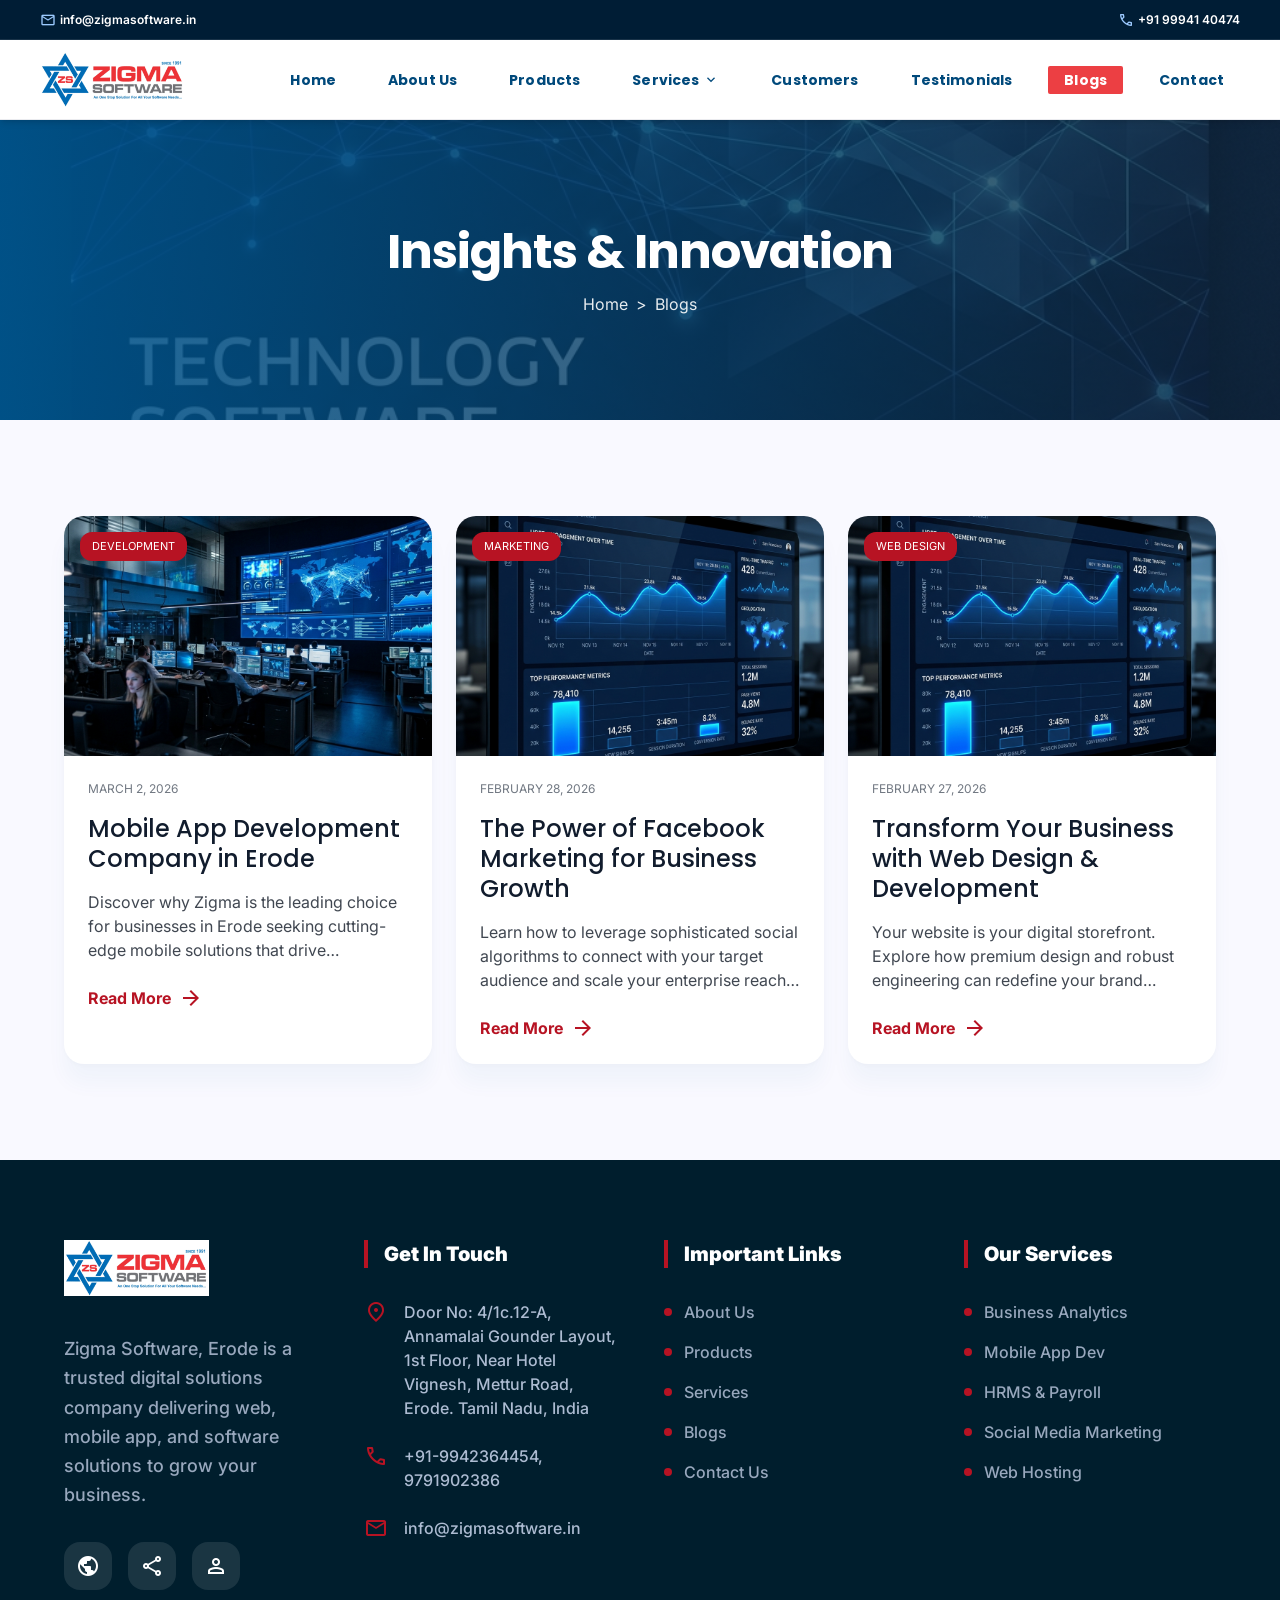
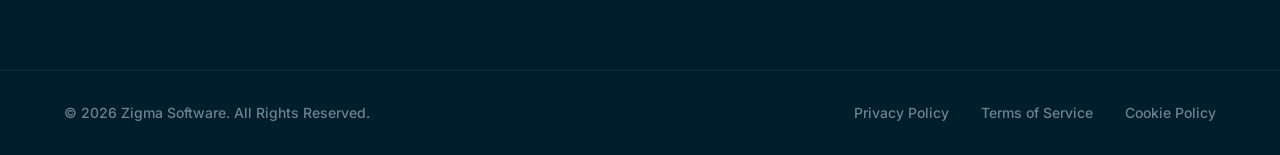
<file: blog.html>
<!DOCTYPE html>

<html class="light" lang="en"><head>
<meta charset="utf-8"/>
<meta content="width=device-width, initial-scale=1.0" name="viewport"/>
<title>Blogs | Zigma Software</title>
<!-- Fonts -->
<link href="https://fonts.googleapis.com" rel="preconnect"/>
<link crossorigin="" href="https://fonts.gstatic.com" rel="preconnect"/>
<link href="https://fonts.googleapis.com/css2?family=Inter:wght@400;500;600;700&amp;family=Poppins:wght@500;600;700;800&amp;display=swap" rel="stylesheet"/>
<!-- Icons -->
<link href="https://fonts.googleapis.com/css2?family=Material+Symbols+Outlined:wght,FILL@100..700,0..1&amp;display=swap" rel="stylesheet"/>
<!-- Tailwind -->
<script src="assets/js/tailwind.js"></script>
<link rel="stylesheet" href="assets/css/style.css">
<script id="tailwind-config">
      tailwind.config = {
        darkMode: "class",
        theme: {
          extend: {
            "colors": {
              "on-primary-fixed": "#001d35",
              "primary-fixed": "#d0e4ff",
              "tertiary-fixed-dim": "#e9c349",
              "on-tertiary-fixed": "#241a00",
              "tertiary": "#735c00",
              "surface-container-highest": "#d8e3fb",
              "on-error": "#ffffff",
              "on-error-container": "#93000a",
              "surface-dim": "#cfdaf2",
              "outline-variant": "#c0c7d2",
              "on-secondary-fixed": "#410005",
              "inverse-surface": "#263143",
              "secondary-container": "#db3238",
              "on-background": "#111c2d",
              "on-surface-variant": "#404751",
              "surface-container-high": "#dee8ff",
              "secondary": "#b71323",
              "surface-container-low": "#f0f3ff",
              "surface-bright": "#f9f9ff",
              "inverse-on-surface": "#ecf1ff",
              "tertiary-fixed": "#ffe088",
              "secondary-fixed-dim": "#ffb3ae",
              "surface-container-lowest": "#ffffff",
              "on-primary-container": "#e6f0ff",
              "on-primary": "#ffffff",
              "background": "#f9f9ff",
              "surface-variant": "#d8e3fb",
              "on-tertiary-container": "#4e3d00",
              "on-surface": "#111c2d",
              "error": "#ba1a1a",
              "on-secondary": "#ffffff",
              "surface-tint": "#0062a1",
              "secondary-fixed": "#ffdad7",
              "on-primary-fixed-variant": "#00497b",
              "primary-fixed-dim": "#9ccaff",
              "primary-container": "#0670b7",
              "outline": "#717882",
              "primary": "#005791",
              "tertiary-container": "#cca72f",
              "error-container": "#ffdad6",
              "surface-container": "#e7eeff",
              "on-tertiary-fixed-variant": "#574500",
              "on-tertiary": "#ffffff",
              "inverse-primary": "#9ccaff",
              "surface": "#f9f9ff",
              "on-secondary-fixed-variant": "#930016",
              "on-secondary-container": "#fffbff"
            },
            "borderRadius": {
              "DEFAULT": "0.125rem",
              "lg": "0.25rem",
              "xl": "0.5rem",
              "full": "0.75rem",
              "card": "20px",
              "20px": "20px"
            },
            "spacing": {

              "gutter": "24px",

              "margin-desktop": "64px",

              "margin-mobile": "16px",

              "base": "8px",

              "container-max": "1280px",

              "container-margin-desktop": "40px",

              "container-margin-mobile": "16px",

              "xs": "4px",

              "sm": "12px",

              "md": "16px",

              "lg": "24px",

              "xl": "32px"

            },
            "fontFamily": {
              "poppins": ["Poppins", "sans-serif"],
              "headline-md": ["Poppins", "sans-serif"],
              "label-md": ["Inter", "sans-serif"],
              "title-lg": ["Poppins", "sans-serif"],
              "body-md": ["Inter", "sans-serif"],
              "headline-lg": ["Poppins", "sans-serif"],
              "label-sm": ["Inter", "sans-serif"],
              "display-lg": ["Poppins", "sans-serif"],
              "body-lg": ["Inter", "sans-serif"],
              "h2": ["Poppins", "sans-serif"],
              "h1-mobile": ["Poppins", "sans-serif"],
              "label-caps": ["Inter", "sans-serif"],
              "h3": ["Poppins", "sans-serif"],
              "h1": ["Poppins", "sans-serif"]
            },
            "fontSize": {
              "headline-md": ["24px", { "lineHeight": "32px", "fontWeight": "600" }],
              "label-md": ["14px", { "lineHeight": "20px", "letterSpacing": "0.01em", "fontWeight": "500" }],
              "title-lg": ["20px", { "lineHeight": "28px", "fontWeight": "600" }],
              "body-md": ["16px", { "lineHeight": "24px", "fontWeight": "400" }],
              "headline-lg": ["32px", { "lineHeight": "40px", "letterSpacing": "-0.01em", "fontWeight": "700" }],
              "label-sm": ["12px", { "lineHeight": "16px", "fontWeight": "600" }],
              "display-lg": ["48px", { "lineHeight": "56px", "letterSpacing": "-0.02em", "fontWeight": "700" }],
              "body-lg": ["18px", { "lineHeight": "28px", "fontWeight": "400" }],
              "h2": ["36px", { "lineHeight": "1.3", "fontWeight": "600" }],
              "h1-mobile": ["32px", { "lineHeight": "1.2", "fontWeight": "600" }],
              "label-caps": ["12px", { "lineHeight": "1", "letterSpacing": "0.05em", "fontWeight": "700" }],
              "h3": ["24px", { "lineHeight": "1.4", "fontWeight": "500" }],
              "h1": ["48px", { "lineHeight": "1.2", "letterSpacing": "-0.02em", "fontWeight": "600" }]
            }
          }
        }
      }
    </script>
<style>
        .material-symbols-outlined {
            font-variation-settings: 'FILL' 0, 'wght' 400, 'GRAD' 0, 'opsz' 24;
        }
        .hover-lift {
            transition: transform 0.3s cubic-bezier(0.34, 1.56, 0.64, 1), box-shadow 0.3s ease;
        }
        .hover-lift:hover {
            transform: translateY(-8px);
            box-shadow: 0 20px 40px rgba(0, 98, 161, 0.12);
        }
        .premium-shadow {
            box-shadow: 0 2px 4px rgba(0, 0, 0, 0.02), 0 20px 20px rgba(0, 98, 161, 0.04);
        }
    </style>
<style>
    body {
      min-height: max(884px, 100dvh);
    }
  </style>
  </head>
<body class="bg-background text-on-surface selection:bg-primary-container selection:text-on-primary-container">
<!-- Top Contact Bar -->
<div class="hidden md:flex bg-[#001D35] text-white h-10 px-container-margin-desktop items-center justify-between text-label-sm font-label-sm relative z-50 border-b border-white/10">
<div class="flex items-center gap-md">
<span class="flex items-center gap-xs"><span class="material-symbols-outlined text-[16px] text-primary-fixed-dim">mail</span> info@zigmasoftware.in</span>
</div>
<div class="flex items-center gap-md">
<span class="flex items-center gap-xs"><span class="material-symbols-outlined text-[16px] text-primary-fixed-dim">call</span> +91 99941 40474</span>
</div>
</div>
<!-- Navigation Header -->
<nav class="sticky top-0 w-full z-50 bg-white shadow-md border-b border-gray-200/80 h-20 flex items-center" id="main-nav">
<div class="max-w-[1280px] mx-auto w-full px-container-margin-desktop flex items-center justify-between h-full">
<a href="index.html" class="flex items-center gap-base cursor-pointer shrink-0">
<img src="assets/images/logo.png" alt="Zigma Software Logo" class="h-14 w-auto object-contain">
</a>
<div class="hidden lg:flex nav-links items-center gap-md xl:gap-xl font-poppins text-label-md h-full">
<a class="text-[#00497b] hover:text-[#EC3F43] transition-all duration-200 px-md py-xs rounded font-bold bg-transparent whitespace-nowrap" href="index.html">Home</a>
<a class="text-[#00497b] hover:text-[#EC3F43] transition-all duration-200 px-md py-xs rounded font-bold bg-transparent whitespace-nowrap" href="about.html">About Us</a>
<a class="text-[#00497b] hover:text-[#EC3F43] transition-all duration-200 px-md py-xs rounded font-bold bg-transparent whitespace-nowrap" href="products.html">Products</a>
<!-- Services Dropdown container -->
<div class="relative group h-full flex items-center">
  <button class="text-[#00497b] hover:text-[#EC3F43] transition-all duration-200 px-md py-xs rounded font-bold bg-transparent flex items-center gap-xs focus:outline-none whitespace-nowrap">
    <span>Services</span>
    <span class="material-symbols-outlined text-[16px] transition-transform duration-200 group-hover:rotate-180 font-bold">expand_more</span>
  </button>
  <!-- Dropdown Menu -->
  <div class="absolute top-full left-0 w-64 rounded-md shadow-lg bg-white ring-1 ring-black ring-opacity-5 opacity-0 invisible group-hover:opacity-100 group-hover:visible transition-all duration-200 z-50 py-1 text-left">
    <a href="web-development.html" class="block px-4 py-2.5 text-sm text-gray-700 hover:bg-gray-100 hover:text-primary whitespace-nowrap" role="menuitem">Web Design & Development</a>
    <a href="mobile-development.html" class="block px-4 py-2.5 text-sm text-gray-700 hover:bg-gray-100 hover:text-primary whitespace-nowrap" role="menuitem">Mobile App Development</a>
    <a href="seo-services.html" class="block px-4 py-2.5 text-sm text-gray-700 hover:bg-gray-100 hover:text-primary whitespace-nowrap" role="menuitem">SEO Services</a>
    <a href="social-marketing.html" class="block px-4 py-2.5 text-sm text-gray-700 hover:bg-gray-100 hover:text-primary whitespace-nowrap" role="menuitem">Social Media Marketing</a>
    <a href="software-support.html" class="block px-4 py-2.5 text-sm text-gray-700 hover:bg-gray-100 hover:text-primary whitespace-nowrap" role="menuitem">Software Support</a>
  </div>
</div>
<a class="text-[#00497b] hover:text-[#EC3F43] transition-all duration-200 px-md py-xs rounded font-bold bg-transparent whitespace-nowrap" href="customer.html">Customers</a>
<a class="text-[#00497b] hover:text-[#EC3F43] transition-all duration-200 px-md py-xs rounded font-bold bg-transparent whitespace-nowrap" href="testimonials.html">Testimonials</a>
<a class="text-[#00497b] hover:text-[#EC3F43] transition-all duration-200 px-md py-xs rounded font-bold bg-transparent whitespace-nowrap" href="blog.html">Blogs</a>
<a href="contact.html" class="text-[#00497b] hover:text-[#EC3F43] transition-all duration-200 px-md py-xs rounded font-bold bg-transparent whitespace-nowrap">Contact</a>
</div>
<button class="lg:hidden text-[#00497b]" id="mobile-menu-toggle">
<span class="material-symbols-outlined">menu</span>
</button>
</div>
</nav>

<!-- Mobile Menu (Overlay) -->
<div class="fixed inset-0 z-[100] bg-[#001D35]/95 hidden lg:hidden flex flex-col items-center justify-center gap-lg text-white text-title-lg font-bold" id="mobile-menu">
<button class="absolute top-6 right-6 text-white" id="mobile-menu-close">
<span class="material-symbols-outlined text-[32px]">close</span>
</button>
<a class="hover:text-secondary transition-colors" href="index.html">Home</a>
<a class="hover:text-secondary transition-colors" href="about.html">About Us</a>
<a class="hover:text-secondary transition-colors" href="products.html">Products</a>
<div class="flex flex-col items-center gap-sm">
  <span class="text-white/60 text-sm uppercase tracking-wider">Services</span>
  <a class="text-white hover:text-secondary text-base transition-colors" href="web-development.html">Web Design & Development</a>
  <a class="text-white hover:text-secondary text-base transition-colors" href="mobile-development.html">Mobile App Development</a>
  <a class="text-white hover:text-secondary text-base transition-colors" href="seo-services.html">SEO Services</a>
      <a class="text-white hover:text-secondary text-base transition-colors" href="social-marketing.html">Social Media Marketing</a>
  <a class="text-white hover:text-secondary text-base transition-colors" href="software-support.html">Software Support</a>
</div>
<a class="hover:text-secondary transition-colors" href="customer.html">Customers</a>
<a class="hover:text-secondary transition-colors" href="testimonials.html">Testimonials</a>
<a class="hover:text-secondary transition-colors" href="blog.html">Blogs</a>
<a href="contact.html" class="bg-[#EC3F43] text-white px-xl py-md rounded-full font-semibold hover:brightness-110 transition-all mt-md">Contact</a>
</div>
<main class="bg-surface">
<!-- Hero Banner -->
<section class="relative h-[300px] flex flex-col items-center justify-center text-center overflow-hidden">
<div class="absolute inset-0 z-0">
<img class="w-full h-full object-cover" src="assets/images/tech_banner_bg.png" alt="Blogs Hero">
<div class="absolute inset-0 bg-gradient-to-r from-[#005791]/90 to-[#111c2d]/70"></div>
</div>
<div class="relative z-10 text-white">
<h1 class="font-display-lg text-display-lg mb-sm text-shadow-sm">Insights &amp; Innovation</h1>
<p class="font-label-md opacity-90"><a href="index.html" class="hover:underline">Home</a> <span class="mx-xs">&gt;</span> Blogs</p>
</div>
</section>
<!-- 4. Blog Grid -->
<section class="py-24 px-margin-desktop max-w-container-max mx-auto">
<div class="grid grid-cols-1 md:grid-cols-2 lg:grid-cols-3 gap-gutter">
<!-- Blog Card 1 -->
<article class="bg-white rounded-[20px] overflow-hidden premium-shadow hover-lift group">
<div class="relative h-[240px] overflow-hidden">
<img alt="Mobile App Development" class="w-full h-full object-cover transition-transform duration-700 group-hover:scale-110" data-alt="A sophisticated mobile app development scene with a modern smartphone displaying a sleek, high-fidelity corporate user interface. Professional software developers work in a brightly lit, minimalist office environment with soft blue and white tones. The lighting is crisp and modern, reflecting a premium enterprise software company aesthetic with clean lines and premium technology." src="assets/images/hero_command_center.png"/>
<div class="absolute top-4 left-4 bg-secondary text-white font-label-caps text-[11px] px-3 py-1.5 rounded-full">DEVELOPMENT</div>
</div>
<div class="p-6 flex flex-col gap-4">
<span class="font-label-caps text-[12px] text-outline">MARCH 2, 2026</span>
<h3 class="font-h3 text-h3 text-on-surface leading-tight group-hover:text-primary transition-colors">Mobile App Development Company in Erode</h3>
<p class="font-body-md text-body-md text-on-surface-variant line-clamp-3">Discover why Zigma is the leading choice for businesses in Erode seeking cutting-edge mobile solutions that drive engagement and ROI.</p>
<a class="inline-flex items-center gap-2 text-secondary font-bold font-body-md mt-2 group/link" href="#">
                            Read More 
                            <span class="material-symbols-outlined transition-transform group-hover/link:translate-x-1">arrow_forward</span>
</a>
</div>
</article>
<!-- Blog Card 2 -->
<article class="bg-white rounded-[20px] overflow-hidden premium-shadow hover-lift group">
<div class="relative h-[240px] overflow-hidden">
<img alt="Facebook Marketing" class="w-full h-full object-cover transition-transform duration-700 group-hover:scale-110" data-alt="A professional social media marketing dashboard displayed on a high-resolution tablet. The visual composition features vibrant analytics charts and marketing metrics in shades of primary blue and accents of red. The background is a clean, white corporate studio with soft ambient shadows, conveying a sense of strategic business growth and digital authority." src="assets/images/analytics_dashboard.png"/>
<div class="absolute top-4 left-4 bg-secondary text-white font-label-caps text-[11px] px-3 py-1.5 rounded-full">MARKETING</div>
</div>
<div class="p-6 flex flex-col gap-4">
<span class="font-label-caps text-[12px] text-outline">FEBRUARY 28, 2026</span>
<h3 class="font-h3 text-h3 text-on-surface leading-tight group-hover:text-primary transition-colors">The Power of Facebook Marketing for Business Growth</h3>
<p class="font-body-md text-body-md text-on-surface-variant line-clamp-3">Learn how to leverage sophisticated social algorithms to connect with your target audience and scale your enterprise reach effectively.</p>
<a class="inline-flex items-center gap-2 text-secondary font-bold font-body-md mt-2 group/link" href="#">
                            Read More 
                            <span class="material-symbols-outlined transition-transform group-hover/link:translate-x-1">arrow_forward</span>
</a>
</div>
</article>
<!-- Blog Card 3 -->
<article class="bg-white rounded-[20px] overflow-hidden premium-shadow hover-lift group">
<div class="relative h-[240px] overflow-hidden">
<img alt="Web Design &amp; Development" class="w-full h-full object-cover transition-transform duration-700 group-hover:scale-110" data-alt="A high-end web design workspace featuring a large 5K monitor showing a sophisticated enterprise web application. The design language is minimalist with vast whitespace and premium typography. The room has soft, natural daylight, emphasizing a high-contrast palette of white and deep blue, representing professional web development excellence." src="assets/images/analytics_dashboard.png"/>
<div class="absolute top-4 left-4 bg-secondary text-white font-label-caps text-[11px] px-3 py-1.5 rounded-full">WEB DESIGN</div>
</div>
<div class="p-6 flex flex-col gap-4">
<span class="font-label-caps text-[12px] text-outline">FEBRUARY 27, 2026</span>
<h3 class="font-h3 text-h3 text-on-surface leading-tight group-hover:text-primary transition-colors">Transform Your Business with Web Design &amp; Development</h3>
<p class="font-body-md text-body-md text-on-surface-variant line-clamp-3">Your website is your digital storefront. Explore how premium design and robust engineering can redefine your brand identity.</p>
<a class="inline-flex items-center gap-2 text-secondary font-bold font-body-md mt-2 group/link" href="#">
                            Read More 
                            <span class="material-symbols-outlined transition-transform group-hover/link:translate-x-1">arrow_forward</span>
</a>
</div>
</article>
</div>
</section>
</main>
<!-- Footer -->
<footer class="bg-[#001e2d] pt-20 pb-8 text-on-tertiary">
<div class="grid grid-cols-1 md:grid-cols-4 gap-12 px-margin-desktop max-w-container-max mx-auto mb-20">
<div class="space-y-8">
<a href="index.html" class="inline-block"><img src="assets/images/logo.png" alt="Zigma Software Logo" class="h-14 w-auto"></a>
<p class="text-surface-variant/70 text-lg leading-relaxed font-medium">
                Zigma Software, Erode is a trusted digital solutions company delivering web, mobile app, and software solutions to grow your business.
            </p>
<div class="flex gap-4">
<a class="w-12 h-12 rounded-2xl bg-white/10 flex items-center justify-center hover:bg-secondary hover:text-white transition-all text-white" href="#">
<span class="material-symbols-outlined">public</span>
</a>
<a class="w-12 h-12 rounded-2xl bg-white/10 flex items-center justify-center hover:bg-secondary hover:text-white transition-all text-white" href="#">
<span class="material-symbols-outlined">share</span>
</a>
<a class="w-12 h-12 rounded-2xl bg-white/10 flex items-center justify-center hover:bg-secondary hover:text-white transition-all text-white" href="#">
<span class="material-symbols-outlined">person</span>
</a>
</div>
</div>
<div>
<h4 class="text-xl font-black text-white mb-8 border-l-4 border-secondary pl-4">Get In Touch</h4>
<ul class="space-y-6 text-surface-variant/80 font-medium">
<li class="flex gap-4">
<span class="material-symbols-outlined text-secondary shrink-0">location_on</span>
<span class="">Door No: 4/1c.12-A, Annamalai Gounder Layout, 1st Floor, Near Hotel Vignesh, Mettur Road, Erode. Tamil Nadu, India</span>
</li>
<li class="flex gap-4">
<span class="material-symbols-outlined text-secondary shrink-0">phone</span>
<span class="">+91-9942364454, 9791902386</span>
</li>
<li class="flex gap-4">
<span class="material-symbols-outlined text-secondary shrink-0">mail</span>
<span class="">info@zigmasoftware.in</span>
</li>
</ul>
</div>
<div>
<h4 class="text-xl font-black text-white mb-8 border-l-4 border-secondary pl-4">Important Links</h4>
<ul class="space-y-4 font-medium">
<li class=""><a class="text-surface-variant/70 hover:text-white transition-all flex items-center gap-3 group" href="about.html"><span class="w-2 h-2 bg-secondary rounded-full group-hover:w-6 transition-all"></span> About Us</a></li>
<li class=""><a class="text-surface-variant/70 hover:text-white transition-all flex items-center gap-3 group" href="products.html"><span class="w-2 h-2 bg-secondary rounded-full group-hover:w-6 transition-all"></span> Products</a></li>
<li class=""><a class="text-surface-variant/70 hover:text-white transition-all flex items-center gap-3 group" href="web-development.html"><span class="w-2 h-2 bg-secondary rounded-full group-hover:w-6 transition-all"></span> Services</a></li>
<li class=""><a class="text-surface-variant/70 hover:text-white transition-all flex items-center gap-3 group" href="blog.html"><span class="w-2 h-2 bg-secondary rounded-full group-hover:w-6 transition-all"></span> Blogs</a></li>
<li class=""><a class="text-surface-variant/70 hover:text-white transition-all flex items-center gap-3 group" href="contact.html"><span class="w-2 h-2 bg-secondary rounded-full group-hover:w-6 transition-all"></span> Contact Us</a></li>
</ul>
</div>
<div>
<h4 class="text-xl font-black text-white mb-8 border-l-4 border-secondary pl-4">Our Services</h4>
<ul class="space-y-4 font-medium">
<li class=""><a class="text-surface-variant/70 hover:text-white transition-all flex items-center gap-3 group" href="software-support.html"><span class="w-2 h-2 bg-secondary rounded-full group-hover:w-6 transition-all"></span> Business Analytics</a></li>
<li class=""><a class="text-surface-variant/70 hover:text-white transition-all flex items-center gap-3 group" href="mobile-development.html"><span class="w-2 h-2 bg-secondary rounded-full group-hover:w-6 transition-all"></span> Mobile App Dev</a></li>
<li class=""><a class="text-surface-variant/70 hover:text-white transition-all flex items-center gap-3 group" href="software-support.html"><span class="w-2 h-2 bg-secondary rounded-full group-hover:w-6 transition-all"></span> HRMS &amp; Payroll</a></li>
<li class=""><a class="text-surface-variant/70 hover:text-white transition-all flex items-center gap-3 group" href="social-marketing.html"><span class="w-2 h-2 bg-secondary rounded-full group-hover:w-6 transition-all"></span> Social Media Marketing</a></li>
<li class=""><a class="text-surface-variant/70 hover:text-white transition-all flex items-center gap-3 group" href="web-development.html"><span class="w-2 h-2 bg-secondary rounded-full group-hover:w-6 transition-all"></span> Web Hosting</a></li>
</ul>
</div>
</div>
<div class="border-t border-white/5 pt-8 px-margin-desktop max-w-container-max mx-auto flex flex-col md:flex-row justify-between items-center gap-6 text-surface-variant/50 text-sm font-medium">
<p class="">© 2026 Zigma Software. All Rights Reserved.</p>
<div class="flex gap-8">
<a class="hover:text-white transition-colors" href="#">Privacy Policy</a>
<a class="hover:text-white transition-colors" href="#">Terms of Service</a>
<a class="hover:text-white transition-colors" href="#">Cookie Policy</a>
</div>
</div>
</footer>
<script>
        // Mobile menu toggle and active path highlight logic
        document.addEventListener('DOMContentLoaded', () => {
            const mobileMenuToggle = document.getElementById('mobile-menu-toggle');
            const mobileMenuClose = document.getElementById('mobile-menu-close');
            const mobileMenu = document.getElementById('mobile-menu');

            if (mobileMenuToggle && mobileMenuClose && mobileMenu) {
                mobileMenuToggle.addEventListener('click', () => {
                    mobileMenu.classList.remove('hidden');
                });
                mobileMenuClose.addEventListener('click', () => {
                    mobileMenu.classList.add('hidden');
                });
            }

            // Active page detection and highlight
            const currentPath = window.location.pathname.split('/').pop() || 'index.html';
            const servicePaths = [
                'web-development.html',
                'mobile-development.html',
                'seo-services.html',
                /* social-marketing removed */
                'software-support.html'
            ];

            // 1. Highlight Desktop Nav Items
            const desktopLinks = document.querySelectorAll('#main-nav a, #main-nav button');
            desktopLinks.forEach(link => {
                let isActive = false;
                const href = link.getAttribute('href');
                if (href) {
                    const linkPath = href.split('/').pop();
                    if (linkPath === currentPath) {
                        isActive = true;
                    } else if ((currentPath === '' || currentPath === '/') && linkPath === 'index.html') {
                        isActive = true;
                    }
                } else {
                    // Services dropdown parent button
                    if (link.textContent.trim().toLowerCase().includes('services') && servicePaths.includes(currentPath)) {
                        isActive = true;
                    }
                }

                if (isActive) {
                    link.classList.remove('bg-transparent', 'text-[#00497b]', 'hover:text-[#EC3F43]');
                    link.classList.add('bg-[#EC3F43]', 'text-white', 'hover:brightness-110');
                } else {
                    link.classList.remove('bg-[#EC3F43]', 'text-white', 'hover:brightness-110');
                    link.classList.add('bg-transparent', 'text-[#00497b]', 'hover:text-[#EC3F43]');
                }
            });

            // 2. Highlight Mobile Nav Items
            const mobileLinks = document.querySelectorAll('#mobile-menu a');
            mobileLinks.forEach(link => {
                let isActive = false;
                const href = link.getAttribute('href');
                if (href) {
                    const linkPath = href.split('/').pop();
                    if (linkPath === currentPath) {
                        isActive = true;
                    } else if ((currentPath === '' || currentPath === '/') && linkPath === 'index.html') {
                        isActive = true;
                    }
                }

                if (isActive) {
                    if (link.classList.contains('rounded-full')) {
                        // Mobile Contact button when active
                        link.classList.add('bg-[#EC3F43]', 'text-white', 'hover:brightness-110');
                    } else {
                        // Other mobile items when active
                        link.classList.add('bg-[#EC3F43]', 'text-white', 'px-6', 'py-2', 'rounded-full', 'hover:brightness-110');
                        link.classList.remove('hover:text-secondary');
                    }
                } else {
                    if (link.classList.contains('rounded-full') && href && href.endsWith('contact.html')) {
                        // Mobile Contact button when inactive (bordered layout)
                        link.classList.remove('bg-[#EC3F43]', 'hover:brightness-110');
                        link.classList.add('border', 'border-white/20', 'text-white', 'hover:bg-white/10');
                    } else {
                        // Other mobile items when inactive
                        link.classList.remove('bg-[#EC3F43]', 'px-6', 'py-2', 'rounded-full', 'hover:brightness-110');
                        link.classList.add('hover:text-secondary');
                    }
                }
            });
        });

        // Micro-interactions
        document.querySelectorAll('a, button').forEach(el => {
            el.addEventListener('mousedown', () => {
                el.style.transform = 'scale(0.96)';
            });
            el.addEventListener('mouseup', () => {
                el.style.transform = '';
            });
            el.addEventListener('mouseleave', () => {
                el.style.transform = '';
            });
        });

        // Header scroll behavior
        let lastScroll = 0;
        const header = document.querySelector('header');
        if (header) {
            window.addEventListener('scroll', () => {
                const currentScroll = window.pageYOffset;
                if (currentScroll > 100) {
                    header.classList.add('backdrop-blur-md', 'bg-surface/90');
                } else {
                    header.classList.remove('backdrop-blur-md', 'bg-surface/90');
                }
                lastScroll = currentScroll;
            });
        }
    </script>
</body></html>
</file>
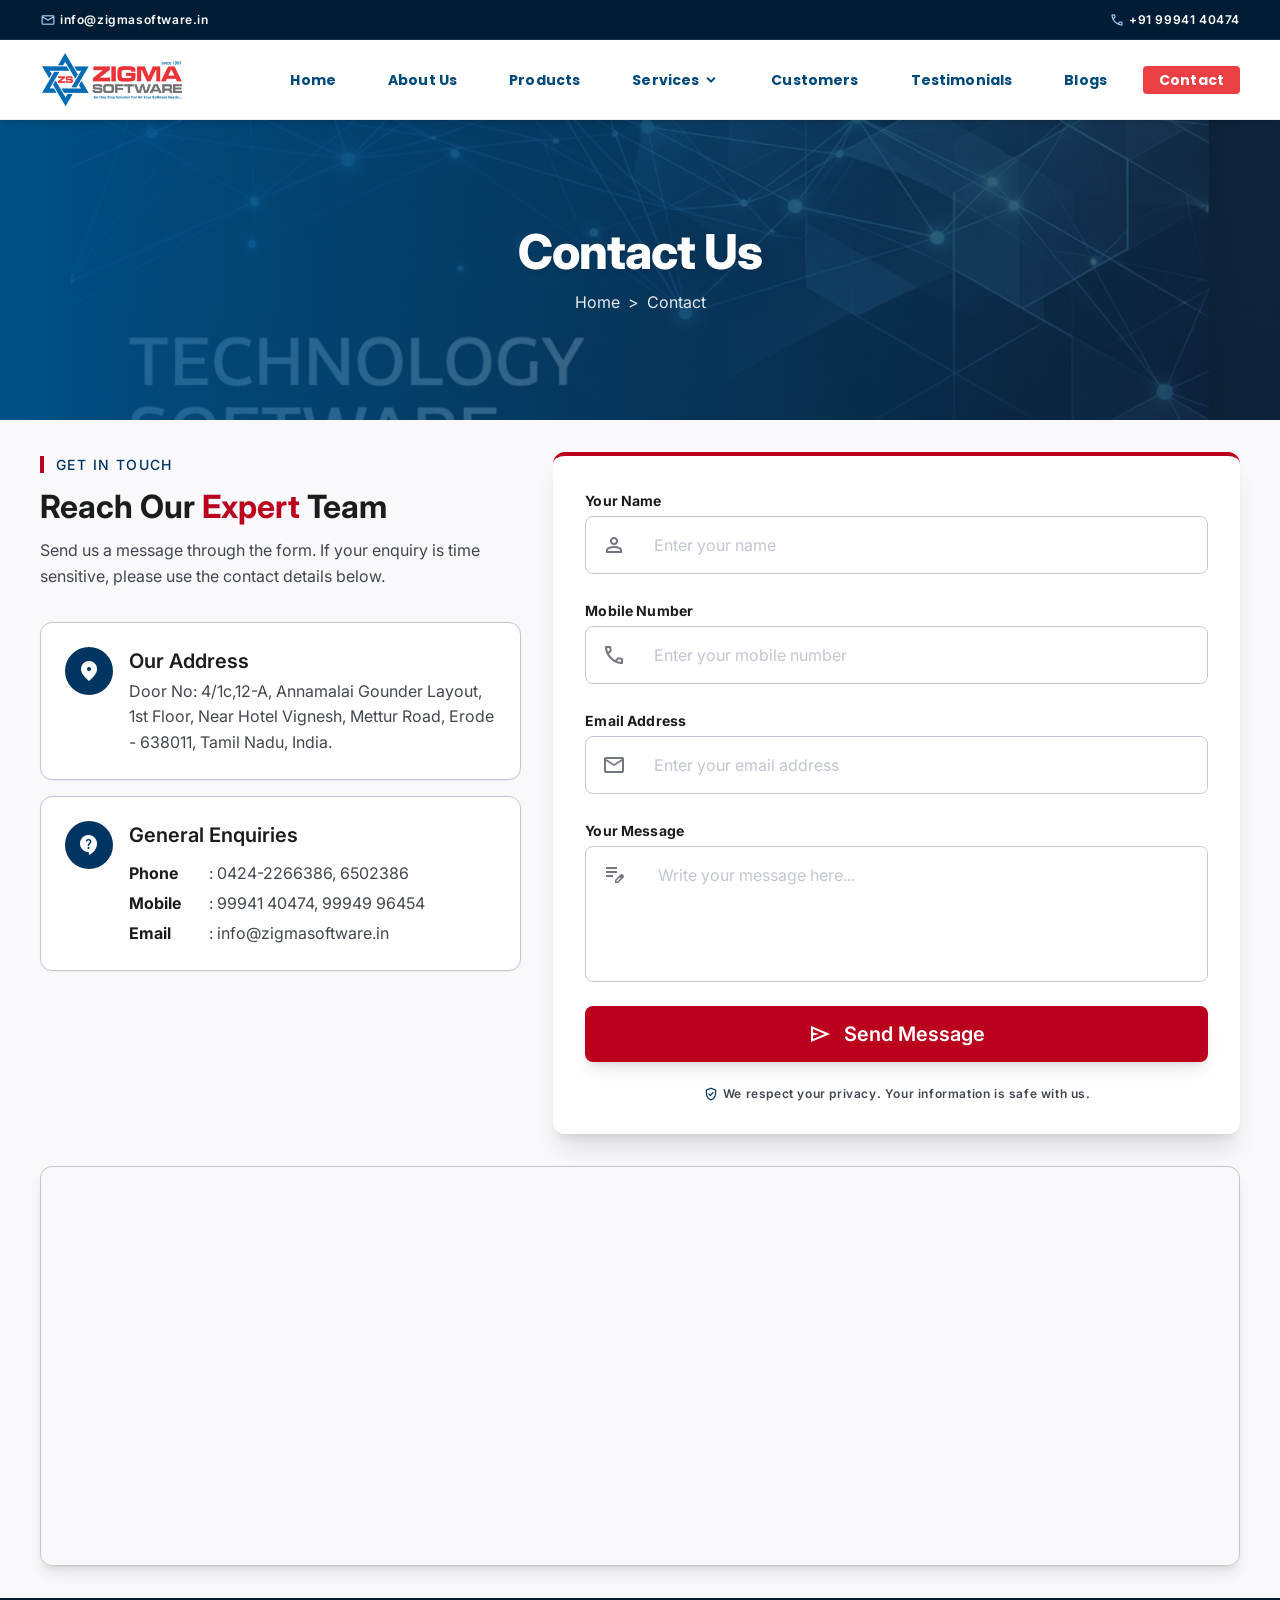
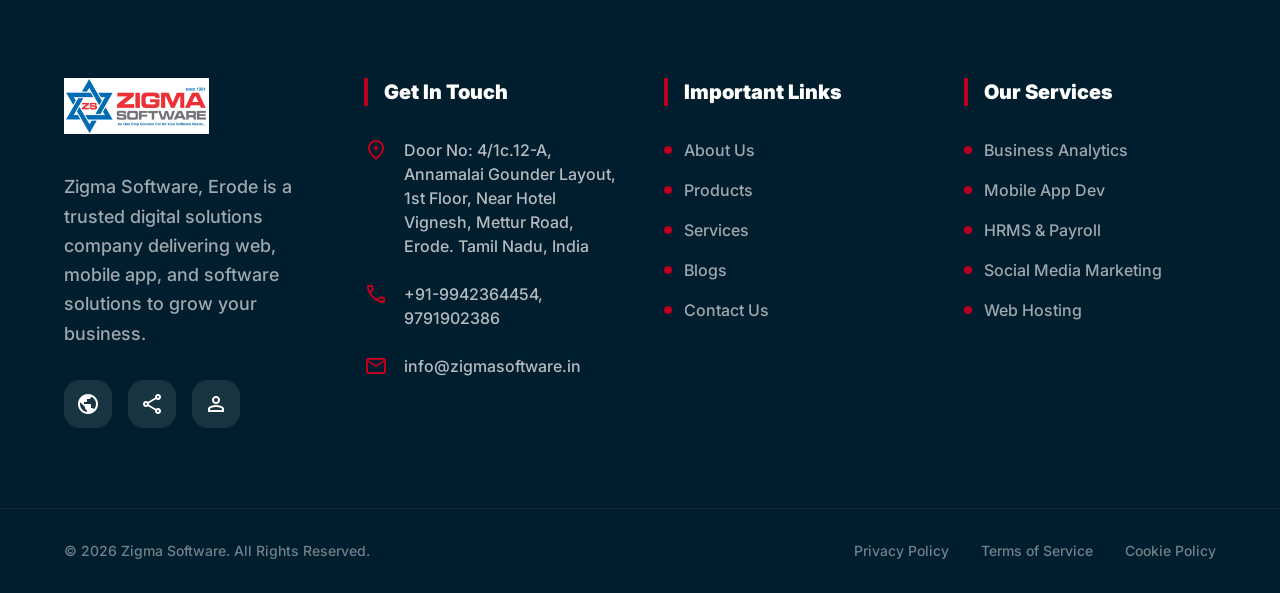
<file: contact.html>
<!DOCTYPE html>
<html class="scroll-smooth" lang="en">
<head>

<meta charset="utf-8">
<meta content="width=device-width, initial-scale=1.0" name="viewport">
<title>Contact Us | Zigma Software</title>
<script src="assets/js/tailwind.js"></script>
<link rel="stylesheet" href="assets/css/style.css">
<link href="https://fonts.googleapis.com/css2?family=Inter:wght@400;500;600;700;800&amp;family=Poppins:wght@400;500;600;700;800&amp;display=swap" rel="stylesheet"/>
<link href="https://fonts.googleapis.com/css2?family=Material+Symbols+Outlined:wght,FILL@100..700,0..1&amp;display=swap" rel="stylesheet">
<script id="tailwind-config">
        tailwind.config = {
        "darkMode": "class",
        "theme": {
                "extend": {
                        "colors": {
                                "surface": "#f9f9fc",
                                "on-tertiary-fixed": "#001e2d",
                                "surface-dim": "#dadadc",
                                "on-secondary-container": "#fffbff",
                                "outline-variant": "#c2c6d1",
                                "primary-fixed-dim": "#a3c9ff",
                                "surface-container-lowest": "#ffffff",
                                "tertiary-fixed": "#c6e7ff",
                                "surface-container-high": "#e8e8ea",
                                "on-secondary": "#ffffff",
                                "on-error": "#ffffff",
                                "surface-bright": "#f9f9fc",
                                "primary-fixed": "#d3e4ff",
                                "secondary-fixed-dim": "#ffb3ae",
                                "outline": "#727781",
                                "on-primary-fixed-variant": "#004882",
                                "on-primary-fixed": "#001c38",
                                "on-background": "#1a1c1e",
                                "background": "#f9f9fc",
                                "on-secondary-fixed-variant": "#930015",
                                "secondary-fixed": "#ffdad7",
                                "surface-variant": "#e2e2e5",
                                "surface-container-low": "#f3f3f6",
                                "secondary": "#bb001e",
                                "primary": "#003461",
                                "error": "#ba1a1a",
                                "primary-container": "#004b87",
                                "surface-container-highest": "#e2e2e5",
                                "inverse-surface": "#2f3133",
                                "inverse-primary": "#a3c9ff",
                                "on-tertiary": "#ffffff",
                                "error-container": "#ffdad6",
                                "tertiary-container": "#004f6f",
                                "surface-tint": "#27609d",
                                "on-surface": "#1a1c1e",
                                "on-secondary-fixed": "#410004",
                                "on-tertiary-container": "#55c4ff",
                                "on-primary-container": "#8abcff",
                                "on-error-container": "#93000a",
                                "tertiary": "#00374f",
                                "surface-container": "#eeeef0",
                                "on-tertiary-fixed-variant": "#004c6b",
                                "tertiary-fixed-dim": "#82cfff",
                                "on-surface-variant": "#424750",
                                "on-primary": "#ffffff",
                                "secondary-container": "#e32130",
                                "inverse-on-surface": "#f0f0f3"
                        },
                        "borderRadius": {
                                "DEFAULT": "0.25rem",
                                "lg": "0.5rem",
                                "xl": "0.75rem",
                                "full": "9999px"
                        },
                        "spacing": {
                                "gutter": "24px",
                                "margin-desktop": "64px",
                                "margin-mobile": "16px",
                                "base": "8px",
                                "container-max": "1280px",
                                "container-margin-desktop": "40px",
                                "container-margin-mobile": "16px",
                                "xs": "4px",
                                "sm": "12px",
                                "md": "16px",
                                "lg": "24px",
                                "xl": "32px"
                        },
                        "fontFamily": {
                                "poppins": [
                                        "Poppins",
                                        "sans-serif"
                                ],
                                "label-sm": [
                                        "Inter"
                                ],
                                "display-lg": [
                                        "Inter"
                                ],
                                "body-md": [
                                        "Inter"
                                ],
                                "title-md": [
                                        "Inter"
                                ],
                                "body-lg": [
                                        "Inter"
                                ],
                                "headline-lg-mobile": [
                                        "Inter"
                                ],
                                "headline-lg": [
                                        "Inter"
                                ]
                        },
                        "fontSize": {
                                "label-sm": [
                                        "12px",
                                        {
                                                "lineHeight": "1",
                                                "letterSpacing": "0.05em",
                                                "fontWeight": "600"
                                        }
                                ],
                                "display-lg": [
                                        "48px",
                                        {
                                                "lineHeight": "1.1",
                                                "letterSpacing": "-0.02em",
                                                "fontWeight": "800"
                                        }
                                ],
                                "body-md": [
                                        "16px",
                                        {
                                                "lineHeight": "1.6",
                                                "fontWeight": "400"
                                        }
                                ],
                                "title-md": [
                                        "20px",
                                        {
                                                "lineHeight": "1.4",
                                                "fontWeight": "600"
                                        }
                                ],
                                "body-lg": [
                                        "18px",
                                        {
                                                "lineHeight": "1.6",
                                                "fontWeight": "400"
                                        }
                                ],
                                "headline-lg-mobile": [
                                        "24px",
                                        {
                                                "lineHeight": "1.2",
                                                "fontWeight": "700"
                                        }
                                ],
                                "headline-lg": [
                                        "32px",
                                        {
                                                "lineHeight": "1.2",
                                                "fontWeight": "700"
                                        }
                                ],
                                "label-md": [
                                        "14px",
                                        {
                                                "lineHeight": "20px",
                                                "letterSpacing": "0.01em",
                                                "fontWeight": "500"
                                        }
                                ],
                                "headline-md": [
                                        "24px",
                                        {
                                                "lineHeight": "32px",
                                                "fontWeight": "600"
                                        }
                                ],
                                "title-lg": [
                                        "20px",
                                        {
                                                "lineHeight": "28px",
                                                "fontWeight": "600"
                                        }
                                ]
                        }
                }
        }
}
    </script>
<style>
        .glass-card {
            background: rgba(255, 255, 255, 0.7);
            backdrop-filter: blur(12px);
            border: 1px solid rgba(255, 255, 255, 0.3);
            box-shadow: 0 8px 32px 0 rgba(31, 38, 135, 0.07);
        }
        .shimmer-btn {
            position: relative;
            overflow: hidden;
        }
        .shimmer-btn::after {
            content: '';
            position: absolute;
            top: -50%;
            left: -50%;
            width: 200%;
            height: 200%;
            background: linear-gradient(45deg, transparent, rgba(255,255,255,0.2), transparent);
            transform: rotate(45deg);
            transition: 0.5s;
        }
        .shimmer-btn:hover::after {
            left: 100%;
            top: 100%;
        }
        .vibrant-card {
            transition: all 0.4s cubic-bezier(0.175, 0.885, 0.32, 1.275);
        }
        .vibrant-card:hover {
            transform: scale(1.03) translateY(-10px);
            box-shadow: 0 25px 50px -12px rgba(0, 0, 0, 0.15);
        }
        .color-bg-blue { background-color: #f0f7ff; }
        .color-bg-blue:hover { background-color: #dbeafe; }
        .color-bg-red { background-color: #fff1f2; }
        .color-bg-red:hover { background-color: #ffe4e6; }
        .color-bg-teal { background-color: #f0fdfa; }
        .color-bg-teal:hover { background-color: #ccfbf1; }
        .color-bg-purple { background-color: #faf5ff; }
        .color-bg-purple:hover { background-color: #f3e8ff; }
        .color-bg-amber { background-color: #fffbeb; }
        .color-bg-amber:hover { background-color: #fef3c7; }
        .color-bg-indigo { background-color: #eef2ff; }
        .color-bg-indigo:hover { background-color: #e0e7ff; }
        .text-shadow-sm { text-shadow: 0 2px 4px rgba(0,0,0,0.1); }
        .wave-divider {
            position: absolute;
            bottom: 0;
            left: 0;
            width: 100%;
            overflow: hidden;
            line-height: 0;
            transform: rotate(180deg);
        }
        .wave-divider svg {
            position: relative;
            display: block;
            width: calc(100% + 1.3px);
            height: 60px;
        }
        .wave-divider .shape-fill {
            fill: #f9f9ff;
        }    </style>

</head>
<body class="bg-surface font-body-md text-on-surface selection:bg-primary selection:text-white">
<!-- Top Contact Bar -->
<div class="hidden md:flex bg-[#001D35] text-white h-10 px-container-margin-desktop items-center justify-between text-label-sm font-label-sm relative z-50 border-b border-white/10">
<div class="flex items-center gap-md">
<span class="flex items-center gap-xs"><span class="material-symbols-outlined text-[16px] text-primary-fixed-dim">mail</span> info@zigmasoftware.in</span>
</div>
<div class="flex items-center gap-md">
<span class="flex items-center gap-xs"><span class="material-symbols-outlined text-[16px] text-primary-fixed-dim">call</span> +91 99941 40474</span>
</div>
</div>

<!-- Navigation Header -->
<nav class="sticky top-0 w-full z-50 bg-white shadow-md border-b border-gray-200/80 h-20 flex items-center" id="main-nav">
<div class="max-w-[1280px] mx-auto w-full px-container-margin-desktop flex items-center justify-between h-full">
<a href="index.html" class="flex items-center gap-base cursor-pointer shrink-0">
<img src="assets/images/logo.png" alt="Zigma Software Logo" class="h-14 w-auto object-contain">
</a>
<div class="hidden lg:flex nav-links items-center gap-md xl:gap-xl font-poppins text-label-md h-full">
<a class="text-[#00497b] hover:text-[#EC3F43] transition-all duration-200 px-md py-xs rounded font-bold bg-transparent whitespace-nowrap" href="index.html">Home</a>
<a class="text-[#00497b] hover:text-[#EC3F43] transition-all duration-200 px-md py-xs rounded font-bold bg-transparent whitespace-nowrap" href="about.html">About Us</a>
<a class="text-[#00497b] hover:text-[#EC3F43] transition-all duration-200 px-md py-xs rounded font-bold bg-transparent whitespace-nowrap" href="products.html">Products</a>
<!-- Services Dropdown container -->
<div class="relative group h-full flex items-center">
  <button class="text-[#00497b] hover:text-[#EC3F43] transition-all duration-200 px-md py-xs rounded font-bold bg-transparent flex items-center gap-xs focus:outline-none whitespace-nowrap">
    <span>Services</span>
    <span class="material-symbols-outlined text-[16px] transition-transform duration-200 group-hover:rotate-180 font-bold">expand_more</span>
  </button>
  <!-- Dropdown Menu -->
  <div class="absolute top-full left-0 w-64 rounded-md shadow-lg bg-white ring-1 ring-black ring-opacity-5 opacity-0 invisible group-hover:opacity-100 group-hover:visible transition-all duration-200 z-50 py-1 text-left">
    <a href="web-development.html" class="block px-4 py-2.5 text-sm text-gray-700 hover:bg-gray-100 hover:text-primary whitespace-nowrap" role="menuitem">Web Design & Development</a>
    <a href="mobile-development.html" class="block px-4 py-2.5 text-sm text-gray-700 hover:bg-gray-100 hover:text-primary whitespace-nowrap" role="menuitem">Mobile App Development</a>
    <a href="seo-services.html" class="block px-4 py-2.5 text-sm text-gray-700 hover:bg-gray-100 hover:text-primary whitespace-nowrap" role="menuitem">SEO Services</a>
    <a href="social-marketing.html" class="block px-4 py-2.5 text-sm text-gray-700 hover:bg-gray-100 hover:text-primary whitespace-nowrap" role="menuitem">Social Media Marketing</a>
    <a href="software-support.html" class="block px-4 py-2.5 text-sm text-gray-700 hover:bg-gray-100 hover:text-primary whitespace-nowrap" role="menuitem">Software Support</a>
  </div>
</div>
<a class="text-[#00497b] hover:text-[#EC3F43] transition-all duration-200 px-md py-xs rounded font-bold bg-transparent whitespace-nowrap" href="customer.html">Customers</a>
<a class="text-[#00497b] hover:text-[#EC3F43] transition-all duration-200 px-md py-xs rounded font-bold bg-transparent whitespace-nowrap" href="testimonials.html">Testimonials</a>
<a class="text-[#00497b] hover:text-[#EC3F43] transition-all duration-200 px-md py-xs rounded font-bold bg-transparent whitespace-nowrap" href="blog.html">Blogs</a>
<a href="contact.html" class="text-[#00497b] hover:text-[#EC3F43] transition-all duration-200 px-md py-xs rounded font-bold bg-transparent whitespace-nowrap">Contact</a>
</div>
<button class="lg:hidden text-[#00497b]" id="mobile-menu-toggle">
<span class="material-symbols-outlined">menu</span>
</button>
</div>
</nav>

<!-- Mobile Menu (Overlay) -->
<div class="fixed inset-0 z-[100] bg-[#001D35]/95 hidden lg:hidden flex flex-col items-center justify-center gap-lg text-white text-title-lg font-bold" id="mobile-menu">
<button class="absolute top-6 right-6 text-white" id="mobile-menu-close">
<span class="material-symbols-outlined text-[32px]">close</span>
</button>
<a class="hover:text-secondary transition-colors" href="index.html">Home</a>
<a class="hover:text-secondary transition-colors" href="about.html">About Us</a>
<a class="hover:text-secondary transition-colors" href="products.html">Products</a>
<div class="flex flex-col items-center gap-sm">
  <span class="text-white/60 text-sm uppercase tracking-wider">Services</span>
  <a class="text-white hover:text-secondary text-base transition-colors" href="web-development.html">Web Design & Development</a>
  <a class="text-white hover:text-secondary text-base transition-colors" href="mobile-development.html">Mobile App Development</a>
  <a class="text-white hover:text-secondary text-base transition-colors" href="seo-services.html">SEO Services</a>
      <a class="text-white hover:text-secondary text-base transition-colors" href="social-marketing.html">Social Media Marketing</a>
  <a class="text-white hover:text-secondary text-base transition-colors" href="software-support.html">Software Support</a>
</div>
<a class="hover:text-secondary transition-colors" href="customer.html">Customers</a>
<a class="hover:text-secondary transition-colors" href="testimonials.html">Testimonials</a>
<a class="hover:text-secondary transition-colors" href="blog.html">Blogs</a>
<a href="contact.html" class="bg-[#EC3F43] text-white px-xl py-md rounded-full font-semibold hover:brightness-110 transition-all mt-md">Contact</a>
</div>



<main>
<!-- Hero Banner -->
<section class="relative h-[300px] flex flex-col items-center justify-center text-center overflow-hidden">
<div class="absolute inset-0 z-0">
<img class="w-full h-full object-cover" src="assets/images/tech_banner_bg.png" alt="Contact Us Hero">
<div class="absolute inset-0 bg-gradient-to-r from-[#005791]/90 to-[#111c2d]/70"></div>
</div>
<div class="relative z-10 text-white">
<h1 class="font-display-lg text-display-lg mb-sm text-shadow-sm">Contact Us</h1>
<p class="font-label-md opacity-90"><a href="index.html" class="hover:underline">Home</a> <span class="mx-xs">&gt;</span> Contact</p>
</div>
</section>

<!-- Content Grid -->
<div class="max-w-7xl mx-auto px-container-margin-mobile md:px-container-margin-desktop py-xl">
<div class="grid grid-cols-1 md:grid-cols-12 gap-xl">
<!-- Left Side: Contact Info -->
<div class="md:col-span-5 space-y-xl">
<div class="space-y-sm">
<span class="text-primary font-label-md text-label-md tracking-widest uppercase border-l-4 border-secondary pl-sm">Get In Touch</span>
<h2 class="text-on-surface font-headline-lg-mobile text-headline-lg-mobile md:font-headline-lg md:text-headline-lg leading-tight">
                        Reach Our <span class="text-secondary">Expert</span> Team
                    </h2>
<p class="text-on-surface-variant font-body-md text-body-md">Send us a message through the form. If your enquiry is time sensitive, please use the contact details below.</p>
</div>
<div class="space-y-md">
<!-- Address Card -->
<div class="bg-white border border-outline-variant p-lg rounded-xl flex gap-md items-start shadow-sm transition-all hover:shadow-md">
<div class="bg-primary text-white p-sm rounded-full w-12 h-12 flex items-center justify-center shrink-0">
<span class="material-symbols-outlined" style='font-variation-settings: "FILL" 1;'>location_on</span>
</div>
<div>
<h3 class="text-on-surface font-title-lg text-title-lg mb-xs">Our Address</h3>
<p class="text-on-surface-variant font-body-md text-body-md">Door No: 4/1c,12-A, Annamalai Gounder Layout, 1st Floor, Near Hotel Vignesh, Mettur Road, Erode - 638011, Tamil Nadu, India.</p>
</div>
</div>
<!-- General Enquiries Card -->
<div class="bg-white border border-outline-variant p-lg rounded-xl flex gap-md items-start shadow-sm transition-all hover:shadow-md">
<div class="bg-primary text-white p-sm rounded-full w-12 h-12 flex items-center justify-center shrink-0">
<span class="material-symbols-outlined" style='font-variation-settings: "FILL" 1;'>contact_support</span>
</div>
<div class="space-y-sm w-full">
<h3 class="text-on-surface font-title-lg text-title-lg mb-xs">General Enquiries</h3>
<div class="grid grid-cols-[80px_1fr] gap-y-xs font-body-md text-body-md">
<span class="font-bold text-on-surface">Phone</span>
<span class="text-on-surface-variant">: 0424-2266386, 6502386</span>
<span class="font-bold text-on-surface">Mobile</span>
<span class="text-on-surface-variant">: 99941 40474, 99949 96454</span>
<span class="font-bold text-on-surface">Email</span>
<span class="text-on-surface-variant">: info@zigmasoftware.in</span>
</div>
</div>
</div>
</div>
</div>

<!-- Right Side: Form Card -->
<div class="md:col-span-7">
<div class="bg-white border-t-4 border-secondary rounded-xl p-lg md:p-xl shadow-xl relative">
<form class="space-y-lg">
<div class="space-y-xs">
<label class="font-label-md text-label-md font-bold text-on-surface">Your Name</label>
<div class="relative flex items-center border border-outline-variant rounded-lg bg-surface-container-lowest form-focus-ring overflow-hidden">
<span class="material-symbols-outlined px-md text-outline">person</span>
<input class="w-full h-14 pr-md border-none focus:ring-0 text-body-md placeholder:text-outline-variant" placeholder="Enter your name" type="text"/>
</div>
</div>
<div class="space-y-xs">
<label class="font-label-md text-label-md font-bold text-on-surface">Mobile Number</label>
<div class="relative flex items-center border border-outline-variant rounded-lg bg-surface-container-lowest form-focus-ring overflow-hidden">
<span class="material-symbols-outlined px-md text-outline">call</span>
<input class="w-full h-14 pr-md border-none focus:ring-0 text-body-md placeholder:text-outline-variant" placeholder="Enter your mobile number" type="tel"/>
</div>
</div>
<div class="space-y-xs">
<label class="font-label-md text-label-md font-bold text-on-surface">Email Address</label>
<div class="relative flex items-center border border-outline-variant rounded-lg bg-surface-container-lowest form-focus-ring overflow-hidden">
<span class="material-symbols-outlined px-md text-outline">mail</span>
<input class="w-full h-14 pr-md border-none focus:ring-0 text-body-md placeholder:text-outline-variant" placeholder="Enter your email address" type="email"/>
</div>
</div>
<div class="space-y-xs">
<label class="font-label-md text-label-md font-bold text-on-surface">Your Message</label>
<div class="relative flex border border-outline-variant rounded-lg bg-surface-container-lowest form-focus-ring overflow-hidden">
<span class="material-symbols-outlined p-md text-outline">edit_note</span>
<textarea class="w-full p-md border-none focus:ring-0 text-body-md placeholder:text-outline-variant resize-none" placeholder="Write your message here..." rows="4"></textarea>
</div>
</div>
<button class="w-full h-14 bg-secondary hover:bg-secondary/90 text-white font-title-lg text-title-lg rounded-lg shadow-lg hover:shadow-xl transform active:scale-[0.98] transition-all flex items-center justify-center gap-sm" type="button">
<span class="material-symbols-outlined">send</span>
                            Send Message
                        </button>
<p class="text-center text-label-sm text-on-surface-variant flex items-center justify-center gap-xs">
<span class="material-symbols-outlined text-[16px] text-primary">verified_user</span>
                            We respect your privacy. Your information is safe with us.
                        </p>
</form>
</div>
</div>
</div>
</div>

<!-- Map Section -->
<section class="w-full px-container-margin-mobile md:px-container-margin-desktop mb-xl">
<div class="max-w-7xl mx-auto border border-outline-variant rounded-xl overflow-hidden shadow-lg relative h-[400px]">
<iframe class="w-full h-full border-0" src="https://www.google.com/maps/embed?pb=!1m18!1m12!1m3!1d1955.914015843477!2d77.7171019!3d11.3458295!2m3!1f0!2f0!3f0!3m2!1i1024!2i768!4f13.1!3m3!1m2!1s0x3ba96f39fd95377b%3A0xbd195dfab02ae858!2sZigma+Software!5e0!3m2!1sen!2sin!4v1718000000000!5m2!1sen!2sin" allowfullscreen="" loading="lazy" referrerpolicy="no-referrer-when-downgrade"></iframe>
</div>
</section>
</main>

</main>
<!-- Footer -->
<footer class="bg-[#001e2d] pt-20 pb-8 text-on-tertiary">
<div class="grid grid-cols-1 md:grid-cols-4 gap-12 px-margin-desktop max-w-container-max mx-auto mb-20">
<div class="space-y-8">
<a href="index.html" class="inline-block"><img src="assets/images/logo.png" alt="Zigma Software Logo" class="h-14 w-auto"></a>
<p class="text-surface-variant/70 text-lg leading-relaxed font-medium">
                Zigma Software, Erode is a trusted digital solutions company delivering web, mobile app, and software solutions to grow your business.
            </p>
<div class="flex gap-4">
<a class="w-12 h-12 rounded-2xl bg-white/10 flex items-center justify-center hover:bg-secondary hover:text-white transition-all text-white" href="#">
<span class="material-symbols-outlined">public</span>
</a>
<a class="w-12 h-12 rounded-2xl bg-white/10 flex items-center justify-center hover:bg-secondary hover:text-white transition-all text-white" href="#">
<span class="material-symbols-outlined">share</span>
</a>
<a class="w-12 h-12 rounded-2xl bg-white/10 flex items-center justify-center hover:bg-secondary hover:text-white transition-all text-white" href="#">
<span class="material-symbols-outlined">person</span>
</a>
</div>
</div>
<div>
<h4 class="text-xl font-black text-white mb-8 border-l-4 border-secondary pl-4">Get In Touch</h4>
<ul class="space-y-6 text-surface-variant/80 font-medium">
<li class="flex gap-4">
<span class="material-symbols-outlined text-secondary shrink-0">location_on</span>
<span class="">Door No: 4/1c.12-A, Annamalai Gounder Layout, 1st Floor, Near Hotel Vignesh, Mettur Road, Erode. Tamil Nadu, India</span>
</li>
<li class="flex gap-4">
<span class="material-symbols-outlined text-secondary shrink-0">phone</span>
<span class="">+91-9942364454, 9791902386</span>
</li>
<li class="flex gap-4">
<span class="material-symbols-outlined text-secondary shrink-0">mail</span>
<span class="">info@zigmasoftware.in</span>
</li>
</ul>
</div>
<div>
<h4 class="text-xl font-black text-white mb-8 border-l-4 border-secondary pl-4">Important Links</h4>
<ul class="space-y-4 font-medium">
<li class=""><a class="text-surface-variant/70 hover:text-white transition-all flex items-center gap-3 group" href="about.html"><span class="w-2 h-2 bg-secondary rounded-full group-hover:w-6 transition-all"></span> About Us</a></li>
<li class=""><a class="text-surface-variant/70 hover:text-white transition-all flex items-center gap-3 group" href="products.html"><span class="w-2 h-2 bg-secondary rounded-full group-hover:w-6 transition-all"></span> Products</a></li>
<li class=""><a class="text-surface-variant/70 hover:text-white transition-all flex items-center gap-3 group" href="web-development.html"><span class="w-2 h-2 bg-secondary rounded-full group-hover:w-6 transition-all"></span> Services</a></li>
<li class=""><a class="text-surface-variant/70 hover:text-white transition-all flex items-center gap-3 group" href="blog.html"><span class="w-2 h-2 bg-secondary rounded-full group-hover:w-6 transition-all"></span> Blogs</a></li>
<li class=""><a class="text-surface-variant/70 hover:text-white transition-all flex items-center gap-3 group" href="contact.html"><span class="w-2 h-2 bg-secondary rounded-full group-hover:w-6 transition-all"></span> Contact Us</a></li>
</ul>
</div>
<div>
<h4 class="text-xl font-black text-white mb-8 border-l-4 border-secondary pl-4">Our Services</h4>
<ul class="space-y-4 font-medium">
<li class=""><a class="text-surface-variant/70 hover:text-white transition-all flex items-center gap-3 group" href="software-support.html"><span class="w-2 h-2 bg-secondary rounded-full group-hover:w-6 transition-all"></span> Business Analytics</a></li>
<li class=""><a class="text-surface-variant/70 hover:text-white transition-all flex items-center gap-3 group" href="mobile-development.html"><span class="w-2 h-2 bg-secondary rounded-full group-hover:w-6 transition-all"></span> Mobile App Dev</a></li>
<li class=""><a class="text-surface-variant/70 hover:text-white transition-all flex items-center gap-3 group" href="software-support.html"><span class="w-2 h-2 bg-secondary rounded-full group-hover:w-6 transition-all"></span> HRMS &amp; Payroll</a></li>
<li class=""><a class="text-surface-variant/70 hover:text-white transition-all flex items-center gap-3 group" href="social-marketing.html"><span class="w-2 h-2 bg-secondary rounded-full group-hover:w-6 transition-all"></span> Social Media Marketing</a></li>
<li class=""><a class="text-surface-variant/70 hover:text-white transition-all flex items-center gap-3 group" href="web-development.html"><span class="w-2 h-2 bg-secondary rounded-full group-hover:w-6 transition-all"></span> Web Hosting</a></li>
</ul>
</div>
</div>
<div class="border-t border-white/5 pt-8 px-margin-desktop max-w-container-max mx-auto flex flex-col md:flex-row justify-between items-center gap-6 text-surface-variant/50 text-sm font-medium">
<p class="">© 2026 Zigma Software. All Rights Reserved.</p>
<div class="flex gap-8">
<a class="hover:text-white transition-colors" href="#">Privacy Policy</a>
<a class="hover:text-white transition-colors" href="#">Terms of Service</a>
<a class="hover:text-white transition-colors" href="#">Cookie Policy</a>
</div>
</div>
</footer>
<script>
    // Mobile menu toggle logic
    // Mobile menu toggle and active path highlight logic
    document.addEventListener('DOMContentLoaded', () => {
        const mobileMenuToggle = document.getElementById('mobile-menu-toggle');
        const mobileMenuClose = document.getElementById('mobile-menu-close');
        const mobileMenu = document.getElementById('mobile-menu');
 
        if (mobileMenuToggle && mobileMenuClose && mobileMenu) {
            mobileMenuToggle.addEventListener('click', () => {
                mobileMenu.classList.remove('hidden');
            });
            mobileMenuClose.addEventListener('click', () => {
                mobileMenu.classList.add('hidden');
            });
        }

        // Active page detection and highlight
        const currentPath = window.location.pathname.split('/').pop() || 'index.html';
        const servicePaths = [
            'web-development.html',
            'mobile-development.html',
            'seo-services.html',
            /* social-marketing removed */
            'software-support.html'
        ];

        // 1. Highlight Desktop Nav Items
        const desktopLinks = document.querySelectorAll('#main-nav a, #main-nav button');
        desktopLinks.forEach(link => {
            let isActive = false;
            const href = link.getAttribute('href');
            if (href) {
                const linkPath = href.split('/').pop();
                if (linkPath === currentPath) {
                    isActive = true;
                } else if ((currentPath === '' || currentPath === '/') && linkPath === 'index.html') {
                    isActive = true;
                }
            } else {
                // Services dropdown parent button
                if (link.textContent.trim().toLowerCase().includes('services') && servicePaths.includes(currentPath)) {
                    isActive = true;
                }
            }

            if (isActive) {
                link.classList.remove('bg-transparent', 'text-[#00497b]', 'hover:text-[#EC3F43]');
                link.classList.add('bg-[#EC3F43]', 'text-white', 'hover:brightness-110');
            } else {
                link.classList.remove('bg-[#EC3F43]', 'text-white', 'hover:brightness-110');
                link.classList.add('bg-transparent', 'text-[#00497b]', 'hover:text-[#EC3F43]');
            }
        });

        // 2. Highlight Mobile Nav Items
        const mobileLinks = document.querySelectorAll('#mobile-menu a');
        mobileLinks.forEach(link => {
            let isActive = false;
            const href = link.getAttribute('href');
            if (href) {
                const linkPath = href.split('/').pop();
                if (linkPath === currentPath) {
                    isActive = true;
                } else if ((currentPath === '' || currentPath === '/') && linkPath === 'index.html') {
                    isActive = true;
                }
            }

            if (isActive) {
                if (link.classList.contains('rounded-full')) {
                    // Mobile Contact button when active
                    link.classList.add('bg-[#EC3F43]', 'text-white', 'hover:brightness-110');
                } else {
                    // Other mobile items when active
                    link.classList.add('bg-[#EC3F43]', 'text-white', 'px-6', 'py-2', 'rounded-full', 'hover:brightness-110');
                    link.classList.remove('hover:text-secondary');
                }
            } else {
                if (link.classList.contains('rounded-full') && href && href.endsWith('contact.html')) {
                    // Mobile Contact button when inactive (bordered layout)
                    link.classList.remove('bg-[#EC3F43]', 'hover:brightness-110');
                    link.classList.add('border', 'border-white/20', 'text-white', 'hover:bg-white/10');
                } else {
                    // Other mobile items when inactive
                    link.classList.remove('bg-[#EC3F43]', 'px-6', 'py-2', 'rounded-full', 'hover:brightness-110');
                    link.classList.add('hover:text-secondary');
                }
            }
        });
    });

    const observerOptions = { threshold: 0.1 };
    const observer = new IntersectionObserver((entries) => {
        entries.forEach(entry => {
            if (entry.isIntersecting) {
                entry.target.classList.add('opacity-100', 'translate-y-0');
                entry.target.classList.remove('opacity-0', 'translate-y-10');
            }
        });
    }, observerOptions);

    document.querySelectorAll('section > div').forEach(el => {
        el.classList.add('transition-all', 'duration-1000', 'opacity-0', 'translate-y-10');
        observer.observe(el);
    });
</script>

<script>
    // Micro-interactions for form focus
    const formGroups = document.querySelectorAll('.form-focus-ring');
    formGroups.forEach(group => {
        const input = group.querySelector('input, textarea');
        const icon = group.querySelector('.material-symbols-outlined');
        
        input.addEventListener('focus', () => {
            icon.classList.add('text-primary');
            icon.classList.remove('text-outline');
        });
        
        input.addEventListener('blur', () => {
            icon.classList.remove('text-primary');
            icon.classList.add('text-outline');
        });
    });
</script>

</body></html>
</file>
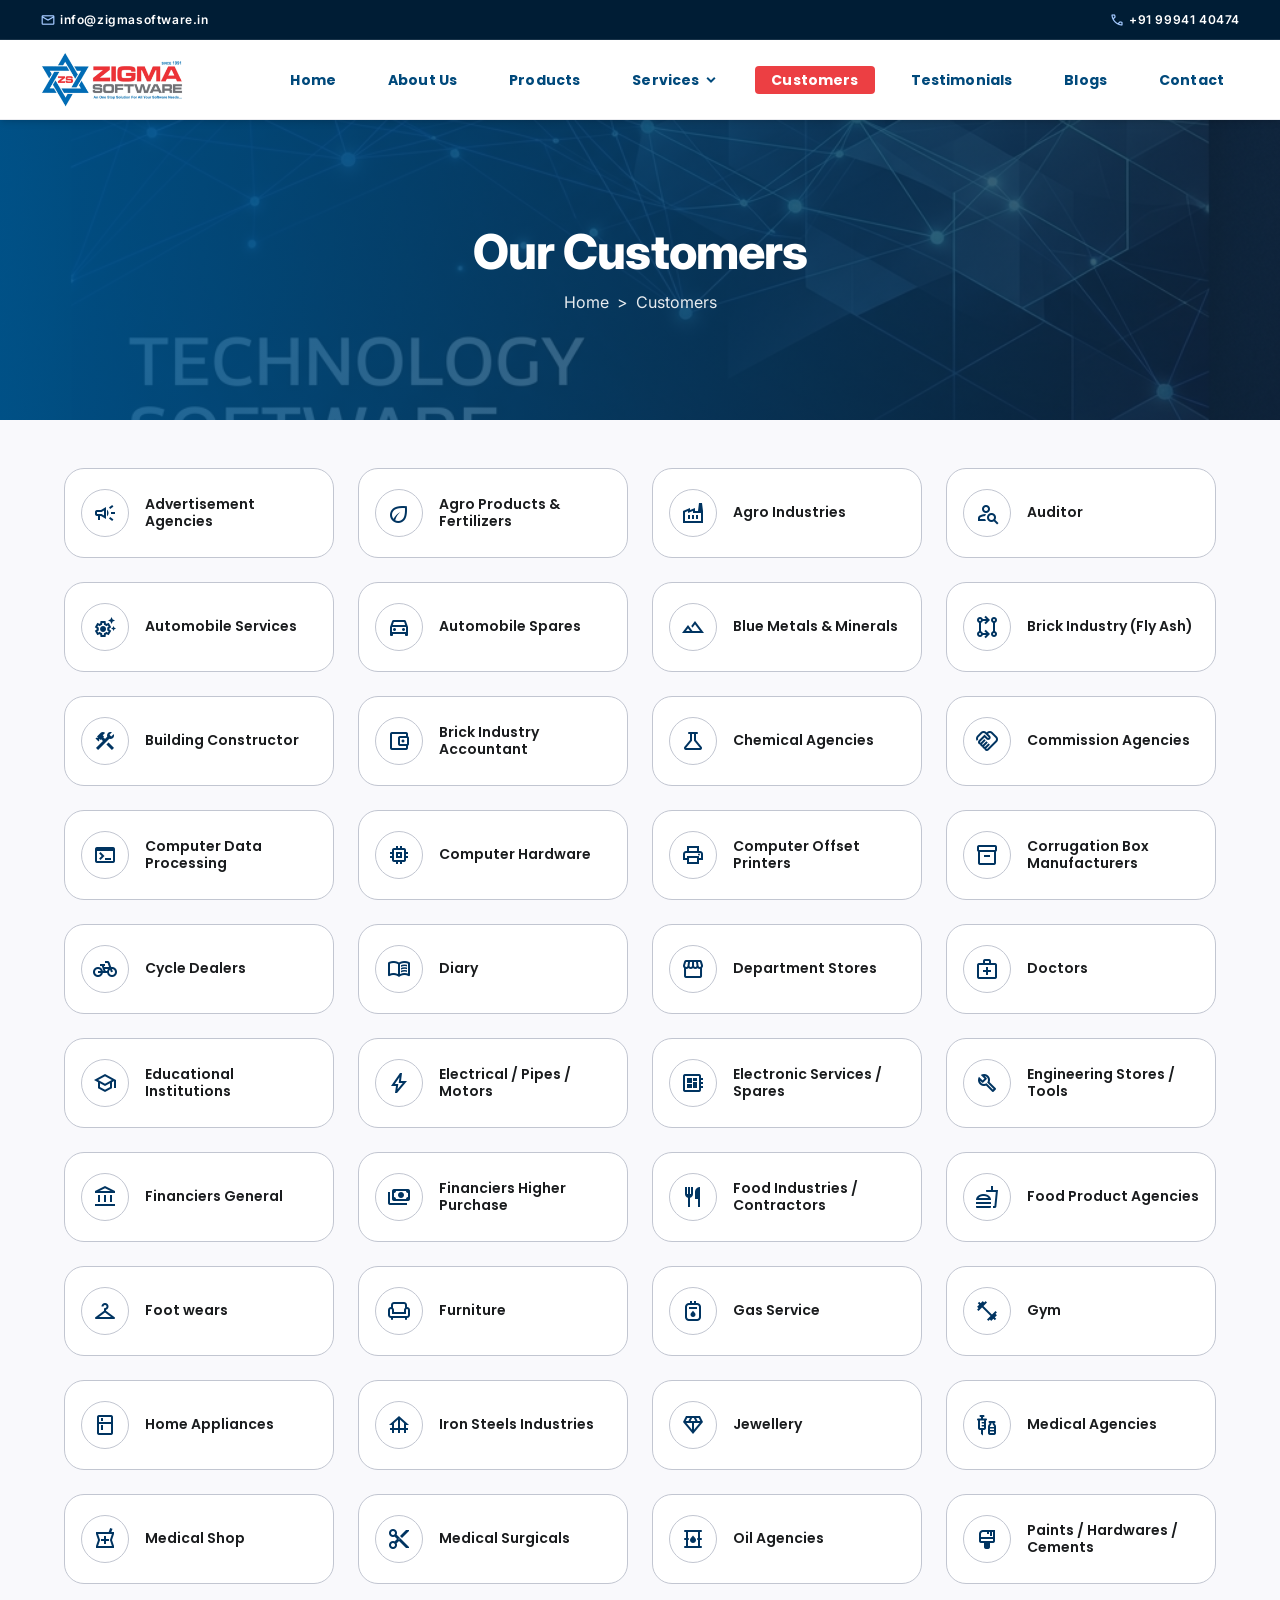
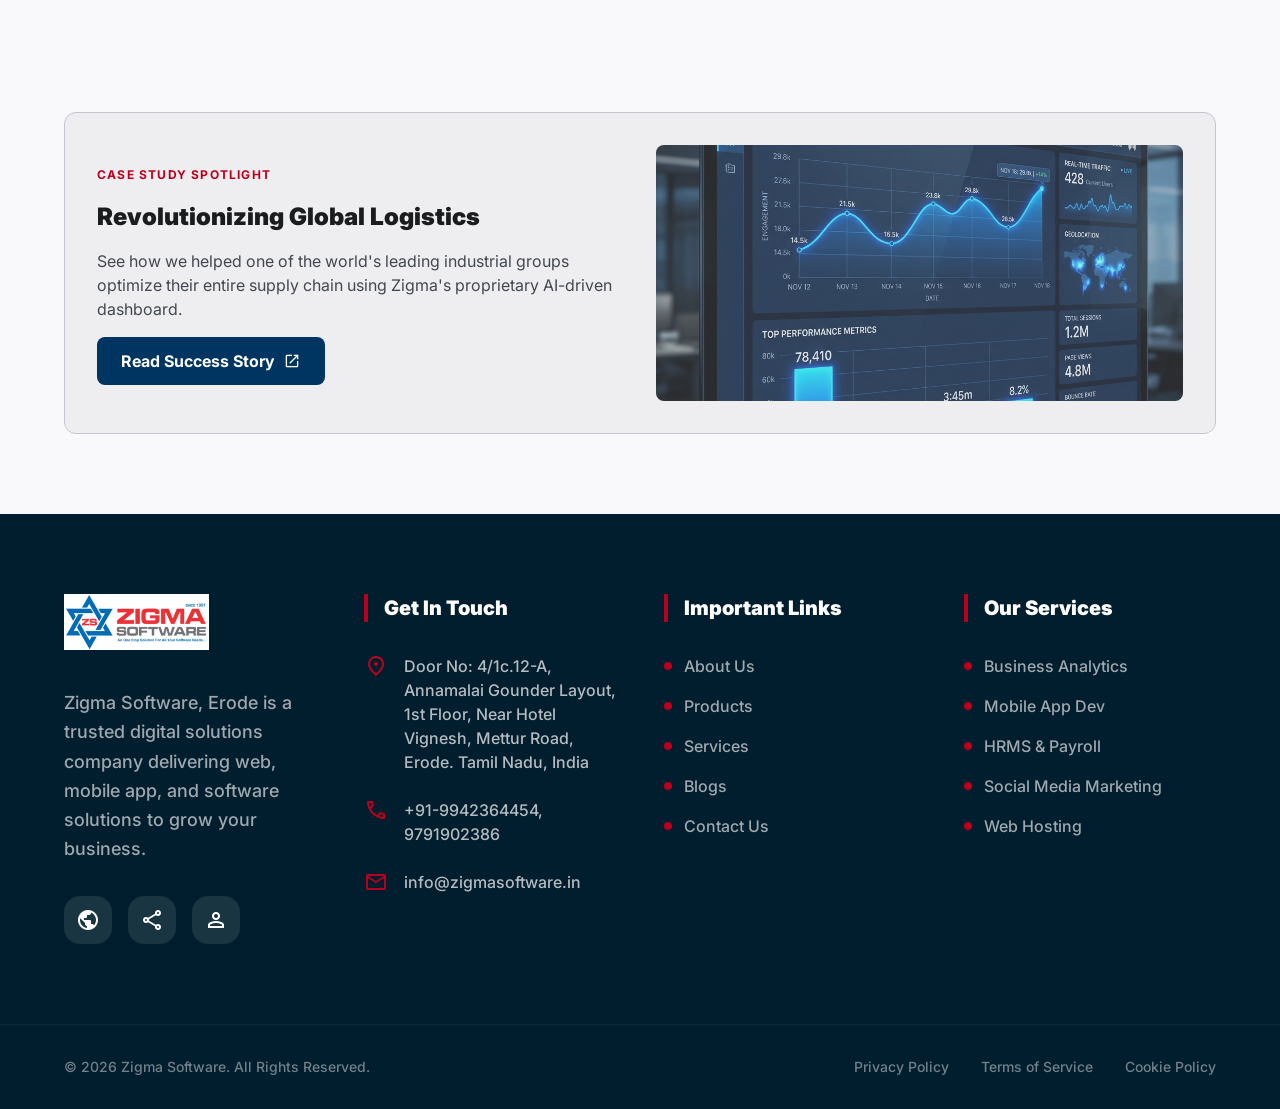
<file: customer.html>
<!DOCTYPE html>
<html class="scroll-smooth" lang="en">
<head>

<meta charset="utf-8">
<meta content="width=device-width, initial-scale=1.0" name="viewport">
<title>Our Customers | Zigma Software</title>
<script src="assets/js/tailwind.js"></script>
<link rel="stylesheet" href="assets/css/style.css">
<link href="https://fonts.googleapis.com/css2?family=Inter:wght@400;500;600;700;800&amp;family=Poppins:wght@400;500;600;700;800&amp;display=swap" rel="stylesheet"/>
<link href="https://fonts.googleapis.com/css2?family=Material+Symbols+Outlined:wght,FILL@100..700,0..1&amp;display=swap" rel="stylesheet">
<script id="tailwind-config">
        tailwind.config = {
        "darkMode": "class",
        "theme": {
                "extend": {
                        "colors": {
                                "surface": "#f9f9fc",
                                "on-tertiary-fixed": "#001e2d",
                                "surface-dim": "#dadadc",
                                "on-secondary-container": "#fffbff",
                                "outline-variant": "#c2c6d1",
                                "primary-fixed-dim": "#a3c9ff",
                                "surface-container-lowest": "#ffffff",
                                "tertiary-fixed": "#c6e7ff",
                                "surface-container-high": "#e8e8ea",
                                "on-secondary": "#ffffff",
                                "on-error": "#ffffff",
                                "surface-bright": "#f9f9fc",
                                "primary-fixed": "#d3e4ff",
                                "secondary-fixed-dim": "#ffb3ae",
                                "outline": "#727781",
                                "on-primary-fixed-variant": "#004882",
                                "on-primary-fixed": "#001c38",
                                "on-background": "#1a1c1e",
                                "background": "#f9f9fc",
                                "on-secondary-fixed-variant": "#930015",
                                "secondary-fixed": "#ffdad7",
                                "surface-variant": "#e2e2e5",
                                "surface-container-low": "#f3f3f6",
                                "secondary": "#bb001e",
                                "primary": "#003461",
                                "error": "#ba1a1a",
                                "primary-container": "#004b87",
                                "surface-container-highest": "#e2e2e5",
                                "inverse-surface": "#2f3133",
                                "inverse-primary": "#a3c9ff",
                                "on-tertiary": "#ffffff",
                                "error-container": "#ffdad6",
                                "tertiary-container": "#004f6f",
                                "surface-tint": "#27609d",
                                "on-surface": "#1a1c1e",
                                "on-secondary-fixed": "#410004",
                                "on-tertiary-container": "#55c4ff",
                                "on-primary-container": "#8abcff",
                                "on-error-container": "#93000a",
                                "tertiary": "#00374f",
                                "surface-container": "#eeeef0",
                                "on-tertiary-fixed-variant": "#004c6b",
                                "tertiary-fixed-dim": "#82cfff",
                                "on-surface-variant": "#424750",
                                "on-primary": "#ffffff",
                                "secondary-container": "#e32130",
                                "inverse-on-surface": "#f0f0f3"
                        },
                        "borderRadius": {
                                "DEFAULT": "0.25rem",
                                "lg": "0.5rem",
                                "xl": "0.75rem",
                                "full": "9999px"
                        },
                        "spacing": {
                                "gutter": "24px",
                                "margin-desktop": "64px",
                                "margin-mobile": "16px",
                                "base": "8px",
                                "container-max": "1280px",
                                "container-margin-desktop": "40px",
                                "container-margin-mobile": "16px",
                                "xs": "4px",
                                "sm": "12px",
                                "md": "16px",
                                "lg": "24px",
                                "xl": "32px"
                        },
                        "fontFamily": {
                                "poppins": [
                                        "Poppins",
                                        "sans-serif"
                                ],
                                "label-sm": [
                                        "Inter"
                                ],
                                "display-lg": [
                                        "Inter"
                                ],
                                "body-md": [
                                        "Inter"
                                ],
                                "title-md": [
                                        "Inter"
                                ],
                                "body-lg": [
                                        "Inter"
                                ],
                                "headline-lg-mobile": [
                                        "Inter"
                                ],
                                "headline-lg": [
                                        "Inter"
                                ]
                        },
                        "fontSize": {
                                "label-sm": [
                                        "12px",
                                        {
                                                "lineHeight": "1",
                                                "letterSpacing": "0.05em",
                                                "fontWeight": "600"
                                        }
                                ],
                                "display-lg": [
                                        "48px",
                                        {
                                                "lineHeight": "1.1",
                                                "letterSpacing": "-0.02em",
                                                "fontWeight": "800"
                                        }
                                ],
                                "body-md": [
                                        "16px",
                                        {
                                                "lineHeight": "1.6",
                                                "fontWeight": "400"
                                        }
                                ],
                                "title-md": [
                                        "20px",
                                        {
                                                "lineHeight": "1.4",
                                                "fontWeight": "600"
                                        }
                                ],
                                "body-lg": [
                                        "18px",
                                        {
                                                "lineHeight": "1.6",
                                                "fontWeight": "400"
                                        }
                                ],
                                "headline-lg-mobile": [
                                        "24px",
                                        {
                                                "lineHeight": "1.2",
                                                "fontWeight": "700"
                                        }
                                ],
                                "headline-lg": [
                                        "32px",
                                        {
                                                "lineHeight": "1.2",
                                                "fontWeight": "700"
                                        }
                                ],
                                "label-md": [
                                        "14px",
                                        {
                                                "lineHeight": "20px",
                                                "letterSpacing": "0.01em",
                                                "fontWeight": "500"
                                        }
                                ],
                                "headline-md": [
                                        "24px",
                                        {
                                                "lineHeight": "32px",
                                                "fontWeight": "600"
                                        }
                                ],
                                "title-lg": [
                                        "20px",
                                        {
                                                "lineHeight": "28px",
                                                "fontWeight": "600"
                                        }
                                ]
                        }
                }
        }
}
    </script>
<style>
        .glass-card {
            background: rgba(255, 255, 255, 0.7);
            backdrop-filter: blur(12px);
            border: 1px solid rgba(255, 255, 255, 0.3);
            box-shadow: 0 8px 32px 0 rgba(31, 38, 135, 0.07);
        }
        .shimmer-btn {
            position: relative;
            overflow: hidden;
        }
        .shimmer-btn::after {
            content: '';
            position: absolute;
            top: -50%;
            left: -50%;
            width: 200%;
            height: 200%;
            background: linear-gradient(45deg, transparent, rgba(255,255,255,0.2), transparent);
            transform: rotate(45deg);
            transition: 0.5s;
        }
        .shimmer-btn:hover::after {
            left: 100%;
            top: 100%;
        }
        .vibrant-card {
            transition: all 0.4s cubic-bezier(0.175, 0.885, 0.32, 1.275);
        }
        .vibrant-card:hover {
            transform: scale(1.03) translateY(-10px);
            box-shadow: 0 25px 50px -12px rgba(0, 0, 0, 0.15);
        }
        .color-bg-blue { background-color: #f0f7ff; }
        .color-bg-blue:hover { background-color: #dbeafe; }
        .color-bg-red { background-color: #fff1f2; }
        .color-bg-red:hover { background-color: #ffe4e6; }
        .color-bg-teal { background-color: #f0fdfa; }
        .color-bg-teal:hover { background-color: #ccfbf1; }
        .color-bg-purple { background-color: #faf5ff; }
        .color-bg-purple:hover { background-color: #f3e8ff; }
        .color-bg-amber { background-color: #fffbeb; }
        .color-bg-amber:hover { background-color: #fef3c7; }
        .color-bg-indigo { background-color: #eef2ff; }
        .color-bg-indigo:hover { background-color: #e0e7ff; }
    
        .glass-card {
            background: rgba(255, 255, 255, 0.7);
            backdrop-filter: blur(10px);
            border: 1px solid rgba(255, 255, 255, 0.3);
            transition: all 0.4s cubic-bezier(0.175, 0.885, 0.32, 1.275);
        }
        
        .customer-card {
            transition: all 0.3s ease;
        }

        .customer-card:hover {
            transform: translateY(-5px);
        }

        .customer-card:hover .icon-box {
            background-color: rgba(255, 255, 255, 0.2);
            color: white;
        }

        .customer-card:hover .material-symbols-outlined {
            color: white;
        }

        .shimmer-bg {
            background: linear-gradient(
                45deg, 
                transparent 25%, 
                rgba(255,255,255,0.1) 50%, 
                transparent 75%
            );
            background-size: 200% 200%;
            animation: shimmer 8s linear infinite;
        }

        @keyframes shimmer {
            0% { background-position: -200% 0; }
            100% { background-position: 200% 0; }
        }

</style>

</head>
<body class="bg-surface font-body-md text-on-surface selection:bg-primary selection:text-white">
<!-- Top Contact Bar -->
<div class="hidden md:flex bg-[#001D35] text-white h-10 px-container-margin-desktop items-center justify-between text-label-sm font-label-sm relative z-50 border-b border-white/10">
<div class="flex items-center gap-md">
<span class="flex items-center gap-xs"><span class="material-symbols-outlined text-[16px] text-primary-fixed-dim">mail</span> info@zigmasoftware.in</span>
</div>
<div class="flex items-center gap-md">
<span class="flex items-center gap-xs"><span class="material-symbols-outlined text-[16px] text-primary-fixed-dim">call</span> +91 99941 40474</span>
</div>
</div>

<!-- Navigation Header -->
<nav class="sticky top-0 w-full z-50 bg-white shadow-md border-b border-gray-200/80 h-20 flex items-center" id="main-nav">
<div class="max-w-[1280px] mx-auto w-full px-container-margin-desktop flex items-center justify-between h-full">
<a href="index.html" class="flex items-center gap-base cursor-pointer shrink-0">
<img src="assets/images/logo.png" alt="Zigma Software Logo" class="h-14 w-auto object-contain">
</a>
<div class="hidden lg:flex nav-links items-center gap-md xl:gap-xl font-poppins text-label-md h-full">
<a class="text-[#00497b] hover:text-[#EC3F43] transition-all duration-200 px-md py-xs rounded font-bold bg-transparent whitespace-nowrap" href="index.html">Home</a>
<a class="text-[#00497b] hover:text-[#EC3F43] transition-all duration-200 px-md py-xs rounded font-bold bg-transparent whitespace-nowrap" href="about.html">About Us</a>
<a class="text-[#00497b] hover:text-[#EC3F43] transition-all duration-200 px-md py-xs rounded font-bold bg-transparent whitespace-nowrap" href="products.html">Products</a>
<!-- Services Dropdown container -->
<div class="relative group h-full flex items-center">
  <button class="text-[#00497b] hover:text-[#EC3F43] transition-all duration-200 px-md py-xs rounded font-bold bg-transparent flex items-center gap-xs focus:outline-none whitespace-nowrap">
    <span>Services</span>
    <span class="material-symbols-outlined text-[16px] transition-transform duration-200 group-hover:rotate-180 font-bold">expand_more</span>
  </button>
  <!-- Dropdown Menu -->
  <div class="absolute top-full left-0 w-64 rounded-md shadow-lg bg-white ring-1 ring-black ring-opacity-5 opacity-0 invisible group-hover:opacity-100 group-hover:visible transition-all duration-200 z-50 py-1 text-left">
    <a href="web-development.html" class="block px-4 py-2.5 text-sm text-gray-700 hover:bg-gray-100 hover:text-primary whitespace-nowrap" role="menuitem">Web Design & Development</a>
    <a href="mobile-development.html" class="block px-4 py-2.5 text-sm text-gray-700 hover:bg-gray-100 hover:text-primary whitespace-nowrap" role="menuitem">Mobile App Development</a>
    <a href="seo-services.html" class="block px-4 py-2.5 text-sm text-gray-700 hover:bg-gray-100 hover:text-primary whitespace-nowrap" role="menuitem">SEO Services</a>
    <a href="social-marketing.html" class="block px-4 py-2.5 text-sm text-gray-700 hover:bg-gray-100 hover:text-primary whitespace-nowrap" role="menuitem">Social Media Marketing</a>
    <a href="software-support.html" class="block px-4 py-2.5 text-sm text-gray-700 hover:bg-gray-100 hover:text-primary whitespace-nowrap" role="menuitem">Software Support</a>
  </div>
</div>
<a class="text-[#00497b] hover:text-[#EC3F43] transition-all duration-200 px-md py-xs rounded font-bold bg-transparent whitespace-nowrap" href="customer.html">Customers</a>
<a class="text-[#00497b] hover:text-[#EC3F43] transition-all duration-200 px-md py-xs rounded font-bold bg-transparent whitespace-nowrap" href="testimonials.html">Testimonials</a>
<a class="text-[#00497b] hover:text-[#EC3F43] transition-all duration-200 px-md py-xs rounded font-bold bg-transparent whitespace-nowrap" href="blog.html">Blogs</a>
<a href="contact.html" class="text-[#00497b] hover:text-[#EC3F43] transition-all duration-200 px-md py-xs rounded font-bold bg-transparent whitespace-nowrap">Contact</a>
</div>
<button class="lg:hidden text-[#00497b]" id="mobile-menu-toggle">
<span class="material-symbols-outlined">menu</span>
</button>
</div>
</nav>

<!-- Mobile Menu (Overlay) -->
<div class="fixed inset-0 z-[100] bg-[#001D35]/95 hidden lg:hidden flex flex-col items-center justify-center gap-lg text-white text-title-lg font-bold" id="mobile-menu">
<button class="absolute top-6 right-6 text-white" id="mobile-menu-close">
<span class="material-symbols-outlined text-[32px]">close</span>
</button>
<a class="hover:text-secondary transition-colors" href="index.html">Home</a>
<a class="hover:text-secondary transition-colors" href="about.html">About Us</a>
<a class="hover:text-secondary transition-colors" href="products.html">Products</a>
<div class="flex flex-col items-center gap-sm">
  <span class="text-white/60 text-sm uppercase tracking-wider">Services</span>
  <a class="text-white hover:text-secondary text-base transition-colors" href="web-development.html">Web Design & Development</a>
  <a class="text-white hover:text-secondary text-base transition-colors" href="mobile-development.html">Mobile App Development</a>
  <a class="text-white hover:text-secondary text-base transition-colors" href="seo-services.html">SEO Services</a>
      <a class="text-white hover:text-secondary text-base transition-colors" href="social-marketing.html">Social Media Marketing</a>
  <a class="text-white hover:text-secondary text-base transition-colors" href="software-support.html">Software Support</a>
</div>
<a class="hover:text-secondary transition-colors" href="customer.html">Customers</a>
<a class="hover:text-secondary transition-colors" href="testimonials.html">Testimonials</a>
<a class="hover:text-secondary transition-colors" href="blog.html">Blogs</a>
<a href="contact.html" class="bg-[#EC3F43] text-white px-xl py-md rounded-full font-semibold hover:brightness-110 transition-all mt-md">Contact</a>
</div>



<main class="bg-surface">
<!-- Hero Banner -->
<section class="relative h-[300px] flex flex-col items-center justify-center text-center overflow-hidden">
<div class="absolute inset-0 z-0">
<img class="w-full h-full object-cover" src="assets/images/tech_banner_bg.png" alt="Our Customers Hero">
<div class="absolute inset-0 bg-gradient-to-r from-[#005791]/90 to-[#111c2d]/70"></div>
</div>
<div class="relative z-10 text-white">
<h1 class="font-display-lg text-display-lg mb-sm text-shadow-sm">Our Customers</h1>
<p class="font-label-md opacity-90"><a href="index.html" class="hover:underline">Home</a> <span class="mx-xs">&gt;</span> Customers</p>
</div>
</section>
<div class="max-w-container-max mx-auto px-margin-mobile md:px-margin-desktop py-12">
<div class="max-w-container-max mx-auto">
<!-- Industry Grid -->
<div class="grid grid-cols-1 sm:grid-cols-2 md:grid-cols-3 lg:grid-cols-4 gap-6">
<script>
                    const industries = [
                        { name: "Advertisement Agencies", icon: "campaign" },
                        { name: "Agro Products & Fertilizers", icon: "eco" },
                        { name: "Agro Industries", icon: "factory" },
                        { name: "Auditor", icon: "person_search" },
                        { name: "Automobile Services", icon: "settings_suggest" },
                        { name: "Automobile Spares", icon: "directions_car" },
                        { name: "Blue Metals & Minerals", icon: "landscape" },
                        { name: "Brick Industry (Fly Ash)", icon: "rebase" },
                        { name: "Building Constructor", icon: "construction" },
                        { name: "Brick Industry Accountant", icon: "account_balance_wallet" },
                        { name: "Chemical Agencies", icon: "science" },
                        { name: "Commission Agencies", icon: "handshake" },
                        { name: "Computer Data Processing", icon: "terminal" },
                        { name: "Computer Hardware", icon: "memory" },
                        { name: "Computer Offset Printers", icon: "print" },
                        { name: "Corrugation Box Manufacturers", icon: "inventory_2" },
                        { name: "Cycle Dealers", icon: "pedal_bike" },
                        { name: "Diary", icon: "menu_book" },
                        { name: "Department Stores", icon: "storefront" },
                        { name: "Doctors", icon: "medical_services" },
                        { name: "Educational Institutions", icon: "school" },
                        { name: "Electrical / Pipes / Motors", icon: "bolt" },
                        { name: "Electronic Services / Spares", icon: "developer_board" },
                        { name: "Engineering Stores / Tools", icon: "build" },
                        { name: "Financiers General", icon: "account_balance" },
                        { name: "Financiers Higher Purchase", icon: "payments" },
                        { name: "Food Industries / Contractors", icon: "restaurant" },
                        { name: "Food Product Agencies", icon: "fastfood" },
                        { name: "Foot wears", icon: "checkroom" },
                        { name: "Furniture", icon: "chair" },
                        { name: "Gas Service", icon: "gas_meter" },
                        { name: "Gym", icon: "fitness_center" },
                        { name: "Home Appliances", icon: "kitchen" },
                        { name: "Iron Steels Industries", icon: "foundation" },
                        { name: "Jewellery", icon: "diamond" },
                        { name: "Medical Agencies", icon: "vaccines" },
                        { name: "Medical Shop", icon: "local_pharmacy" },
                        { name: "Medical Surgicals", icon: "content_cut" },
                        { name: "Oil Agencies", icon: "oil_barrel" },
                        { name: "Paints / Hardwares / Cements", icon: "format_paint" }
                    ];

                    document.write(industries.map(ind => `
                        <div class="customer-card group bg-white border border-outline-variant h-[90px] rounded-[20px] p-md flex items-center gap-md cursor-pointer transition-all duration-300 hover:-translate-y-1 hover:shadow-[0_4px_12px_rgba(6,112,183,0.15)] hover:border-primary">
                            <div class="w-12 h-12 rounded-full border border-outline-variant flex items-center justify-center shrink-0 transition-all duration-300 group-hover:bg-primary group-hover:border-primary">
                                <span class="material-symbols-outlined text-primary group-hover:text-white transition-colors" style="font-size: 24px;">${ind.icon}</span>
                            </div>
                            <span class="font-poppins text-sm md:text-md font-semibold text-on-surface group-hover:text-primary transition-colors leading-tight min-w-0 break-words">${ind.name}</span>
                        </div>
                    `).join(''));
                </script>
</div>
<!-- Featured Customer Callout -->
<section class="mt-32 mb-xl relative overflow-hidden rounded-xl bg-surface-container p-xl flex flex-col md:flex-row items-center gap-xl border border-outline-variant">
<div class="flex-1 space-y-md">
<span class="text-secondary font-bold tracking-widest uppercase text-xs">Case Study Spotlight</span>
<h3 class="font-headline-md text-headline-md text-on-surface font-black">Revolutionizing Global Logistics</h3>
<p class="text-on-surface-variant font-body-md">See how we helped one of the world's leading industrial groups optimize their entire supply chain using Zigma's proprietary AI-driven dashboard.</p>
<button class="bg-primary text-white px-lg py-sm rounded-lg font-label-md hover:bg-primary-container transition-colors flex items-center gap-base font-bold">
                        Read Success Story
                        <span class="material-symbols-outlined text-[18px]">open_in_new</span>
</button>
</div>
<div class="flex-1 w-full md:w-auto h-64 relative group">
<div class="absolute inset-0 bg-primary/10 rounded-lg backdrop-blur-sm"></div>
<img alt="Enterprise Dashboard" class="w-full h-full object-cover rounded-lg mix-blend-multiply opacity-80 group-hover:scale-105 transition-transform duration-700" data-alt="A premium high-fidelity dashboard interface displayed on a sleek modern monitor. The UI features sophisticated data visualizations, complex analytics charts, and clean corporate typography using a professional royal blue and snow white color palette. The setting is a bright, high-end corporate office with soft ambient lighting and minimal aesthetic." src="assets/images/analytics_dashboard.png"/>
</div>
</section>
</div>

</main>
</main>
<!-- Footer -->
<footer class="bg-[#001e2d] pt-20 pb-8 text-on-tertiary">
<div class="grid grid-cols-1 md:grid-cols-4 gap-12 px-margin-desktop max-w-container-max mx-auto mb-20">
<div class="space-y-8">
<a href="index.html" class="inline-block"><img src="assets/images/logo.png" alt="Zigma Software Logo" class="h-14 w-auto"></a>
<p class="text-surface-variant/70 text-lg leading-relaxed font-medium">
                Zigma Software, Erode is a trusted digital solutions company delivering web, mobile app, and software solutions to grow your business.
            </p>
<div class="flex gap-4">
<a class="w-12 h-12 rounded-2xl bg-white/10 flex items-center justify-center hover:bg-secondary hover:text-white transition-all text-white" href="#">
<span class="material-symbols-outlined">public</span>
</a>
<a class="w-12 h-12 rounded-2xl bg-white/10 flex items-center justify-center hover:bg-secondary hover:text-white transition-all text-white" href="#">
<span class="material-symbols-outlined">share</span>
</a>
<a class="w-12 h-12 rounded-2xl bg-white/10 flex items-center justify-center hover:bg-secondary hover:text-white transition-all text-white" href="#">
<span class="material-symbols-outlined">person</span>
</a>
</div>
</div>
<div>
<h4 class="text-xl font-black text-white mb-8 border-l-4 border-secondary pl-4">Get In Touch</h4>
<ul class="space-y-6 text-surface-variant/80 font-medium">
<li class="flex gap-4">
<span class="material-symbols-outlined text-secondary shrink-0">location_on</span>
<span class="">Door No: 4/1c.12-A, Annamalai Gounder Layout, 1st Floor, Near Hotel Vignesh, Mettur Road, Erode. Tamil Nadu, India</span>
</li>
<li class="flex gap-4">
<span class="material-symbols-outlined text-secondary shrink-0">phone</span>
<span class="">+91-9942364454, 9791902386</span>
</li>
<li class="flex gap-4">
<span class="material-symbols-outlined text-secondary shrink-0">mail</span>
<span class="">info@zigmasoftware.in</span>
</li>
</ul>
</div>
<div>
<h4 class="text-xl font-black text-white mb-8 border-l-4 border-secondary pl-4">Important Links</h4>
<ul class="space-y-4 font-medium">
<li class=""><a class="text-surface-variant/70 hover:text-white transition-all flex items-center gap-3 group" href="about.html"><span class="w-2 h-2 bg-secondary rounded-full group-hover:w-6 transition-all"></span> About Us</a></li>
<li class=""><a class="text-surface-variant/70 hover:text-white transition-all flex items-center gap-3 group" href="products.html"><span class="w-2 h-2 bg-secondary rounded-full group-hover:w-6 transition-all"></span> Products</a></li>
<li class=""><a class="text-surface-variant/70 hover:text-white transition-all flex items-center gap-3 group" href="web-development.html"><span class="w-2 h-2 bg-secondary rounded-full group-hover:w-6 transition-all"></span> Services</a></li>
<li class=""><a class="text-surface-variant/70 hover:text-white transition-all flex items-center gap-3 group" href="blog.html"><span class="w-2 h-2 bg-secondary rounded-full group-hover:w-6 transition-all"></span> Blogs</a></li>
<li class=""><a class="text-surface-variant/70 hover:text-white transition-all flex items-center gap-3 group" href="contact.html"><span class="w-2 h-2 bg-secondary rounded-full group-hover:w-6 transition-all"></span> Contact Us</a></li>
</ul>
</div>
<div>
<h4 class="text-xl font-black text-white mb-8 border-l-4 border-secondary pl-4">Our Services</h4>
<ul class="space-y-4 font-medium">
<li class=""><a class="text-surface-variant/70 hover:text-white transition-all flex items-center gap-3 group" href="software-support.html"><span class="w-2 h-2 bg-secondary rounded-full group-hover:w-6 transition-all"></span> Business Analytics</a></li>
<li class=""><a class="text-surface-variant/70 hover:text-white transition-all flex items-center gap-3 group" href="mobile-development.html"><span class="w-2 h-2 bg-secondary rounded-full group-hover:w-6 transition-all"></span> Mobile App Dev</a></li>
<li class=""><a class="text-surface-variant/70 hover:text-white transition-all flex items-center gap-3 group" href="software-support.html"><span class="w-2 h-2 bg-secondary rounded-full group-hover:w-6 transition-all"></span> HRMS &amp; Payroll</a></li>
<li class=""><a class="text-surface-variant/70 hover:text-white transition-all flex items-center gap-3 group" href="social-marketing.html"><span class="w-2 h-2 bg-secondary rounded-full group-hover:w-6 transition-all"></span> Social Media Marketing</a></li>
<li class=""><a class="text-surface-variant/70 hover:text-white transition-all flex items-center gap-3 group" href="web-development.html"><span class="w-2 h-2 bg-secondary rounded-full group-hover:w-6 transition-all"></span> Web Hosting</a></li>
</ul>
</div>
</div>
<div class="border-t border-white/5 pt-8 px-margin-desktop max-w-container-max mx-auto flex flex-col md:flex-row justify-between items-center gap-6 text-surface-variant/50 text-sm font-medium">
<p class="">© 2026 Zigma Software. All Rights Reserved.</p>
<div class="flex gap-8">
<a class="hover:text-white transition-colors" href="#">Privacy Policy</a>
<a class="hover:text-white transition-colors" href="#">Terms of Service</a>
<a class="hover:text-white transition-colors" href="#">Cookie Policy</a>
</div>
</div>
</footer>
<script>
    // Mobile menu toggle logic
    // Mobile menu toggle and active path highlight logic
    document.addEventListener('DOMContentLoaded', () => {
        const mobileMenuToggle = document.getElementById('mobile-menu-toggle');
        const mobileMenuClose = document.getElementById('mobile-menu-close');
        const mobileMenu = document.getElementById('mobile-menu');
 
        if (mobileMenuToggle && mobileMenuClose && mobileMenu) {
            mobileMenuToggle.addEventListener('click', () => {
                mobileMenu.classList.remove('hidden');
            });
            mobileMenuClose.addEventListener('click', () => {
                mobileMenu.classList.add('hidden');
            });
        }

        // Active page detection and highlight
        const currentPath = window.location.pathname.split('/').pop() || 'index.html';
        const servicePaths = [
            'web-development.html',
            'mobile-development.html',
            'seo-services.html',
            /* social-marketing removed */
            'software-support.html'
        ];

        // 1. Highlight Desktop Nav Items
        const desktopLinks = document.querySelectorAll('#main-nav a, #main-nav button');
        desktopLinks.forEach(link => {
            let isActive = false;
            const href = link.getAttribute('href');
            if (href) {
                const linkPath = href.split('/').pop();
                if (linkPath === currentPath) {
                    isActive = true;
                } else if ((currentPath === '' || currentPath === '/') && linkPath === 'index.html') {
                    isActive = true;
                }
            } else {
                // Services dropdown parent button
                if (link.textContent.trim().toLowerCase().includes('services') && servicePaths.includes(currentPath)) {
                    isActive = true;
                }
            }

            if (isActive) {
                link.classList.remove('bg-transparent', 'text-[#00497b]', 'hover:text-[#EC3F43]');
                link.classList.add('bg-[#EC3F43]', 'text-white', 'hover:brightness-110');
            } else {
                link.classList.remove('bg-[#EC3F43]', 'text-white', 'hover:brightness-110');
                link.classList.add('bg-transparent', 'text-[#00497b]', 'hover:text-[#EC3F43]');
            }
        });

        // 2. Highlight Mobile Nav Items
        const mobileLinks = document.querySelectorAll('#mobile-menu a');
        mobileLinks.forEach(link => {
            let isActive = false;
            const href = link.getAttribute('href');
            if (href) {
                const linkPath = href.split('/').pop();
                if (linkPath === currentPath) {
                    isActive = true;
                } else if ((currentPath === '' || currentPath === '/') && linkPath === 'index.html') {
                    isActive = true;
                }
            }

            if (isActive) {
                if (link.classList.contains('rounded-full')) {
                    // Mobile Contact button when active
                    link.classList.add('bg-[#EC3F43]', 'text-white', 'hover:brightness-110');
                } else {
                    // Other mobile items when active
                    link.classList.add('bg-[#EC3F43]', 'text-white', 'px-6', 'py-2', 'rounded-full', 'hover:brightness-110');
                    link.classList.remove('hover:text-secondary');
                }
            } else {
                if (link.classList.contains('rounded-full') && href && href.endsWith('contact.html')) {
                    // Mobile Contact button when inactive (bordered layout)
                    link.classList.remove('bg-[#EC3F43]', 'hover:brightness-110');
                    link.classList.add('border', 'border-white/20', 'text-white', 'hover:bg-white/10');
                } else {
                    // Other mobile items when inactive
                    link.classList.remove('bg-[#EC3F43]', 'px-6', 'py-2', 'rounded-full', 'hover:brightness-110');
                    link.classList.add('hover:text-secondary');
                }
            }
        });
    });

    const observerOptions = { threshold: 0.1 };
    const observer = new IntersectionObserver((entries) => {
        entries.forEach(entry => {
            if (entry.isIntersecting) {
                entry.target.classList.add('opacity-100', 'translate-y-0');
                entry.target.classList.remove('opacity-0', 'translate-y-10');
            }
        });
    }, observerOptions);

    document.querySelectorAll('section > div').forEach(el => {
        el.classList.add('transition-all', 'duration-1000', 'opacity-0', 'translate-y-10');
        observer.observe(el);
    });
</script>
</body></html>
</file>
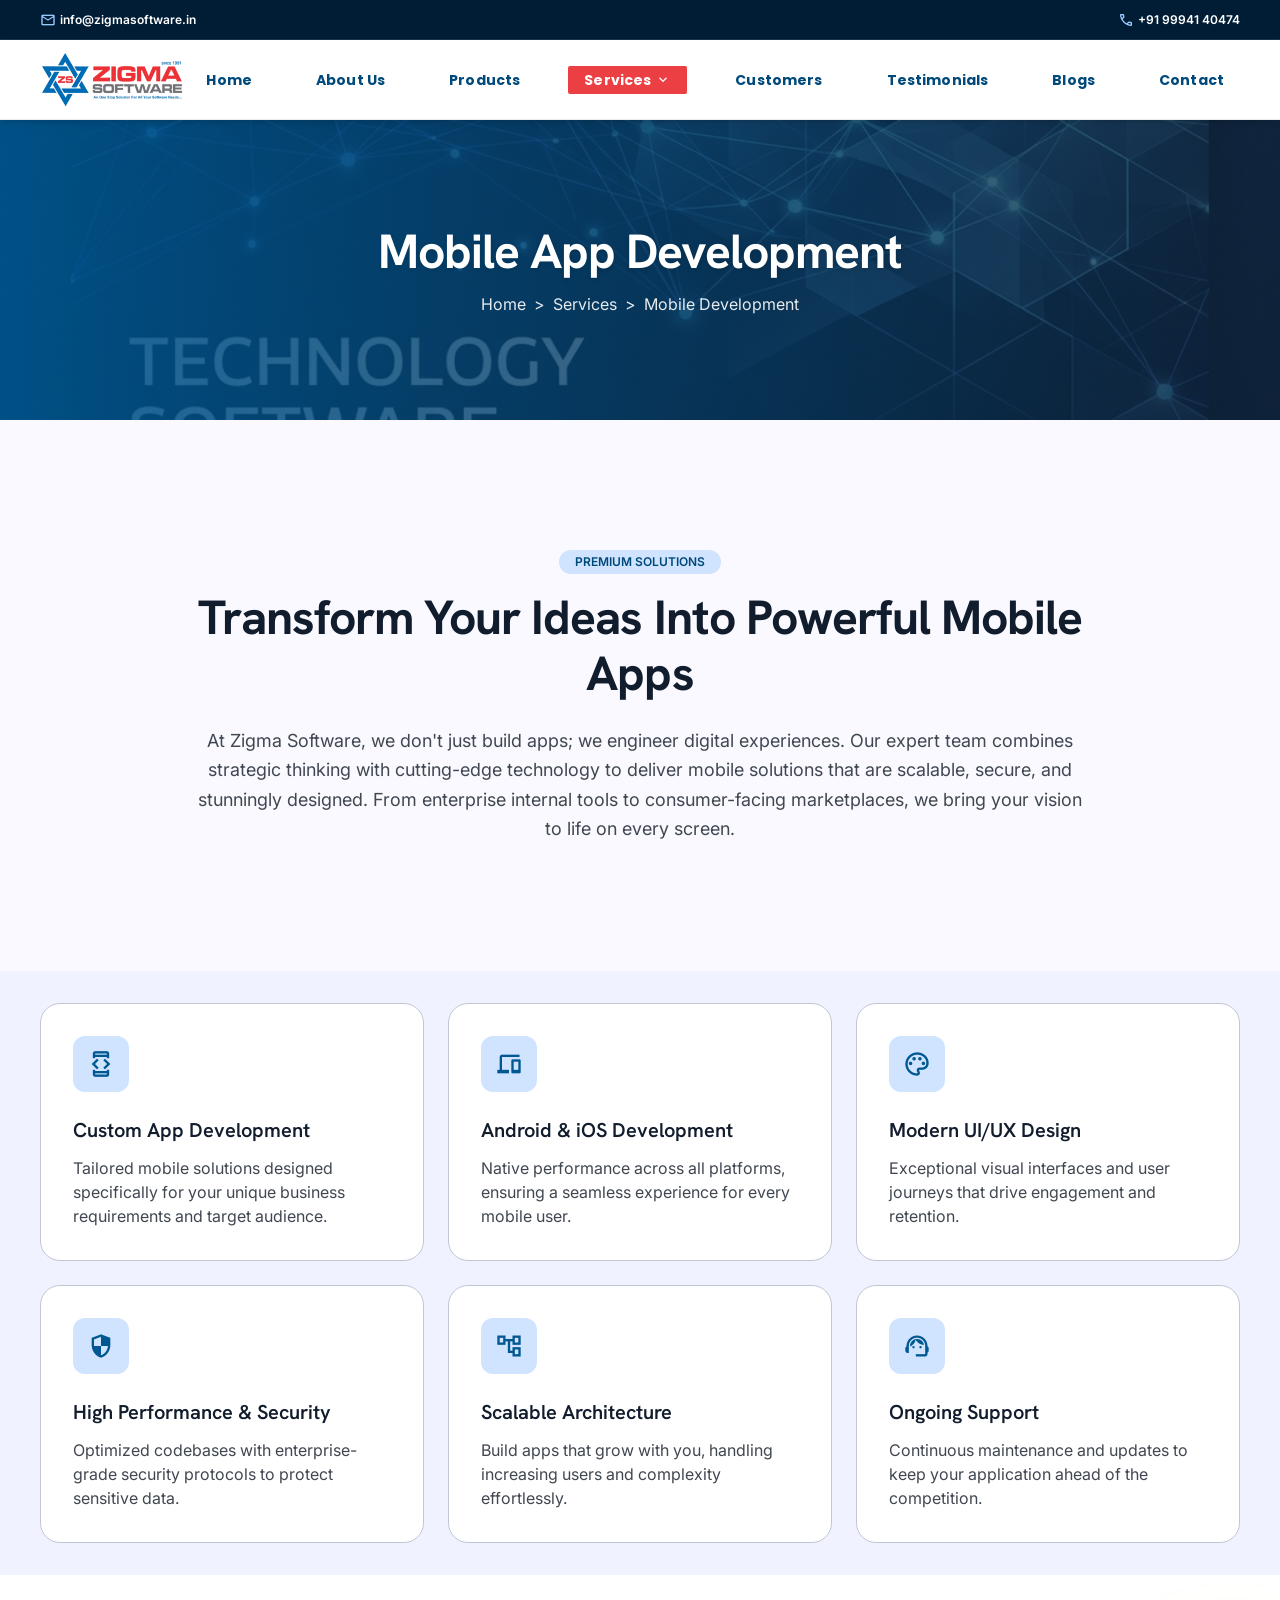
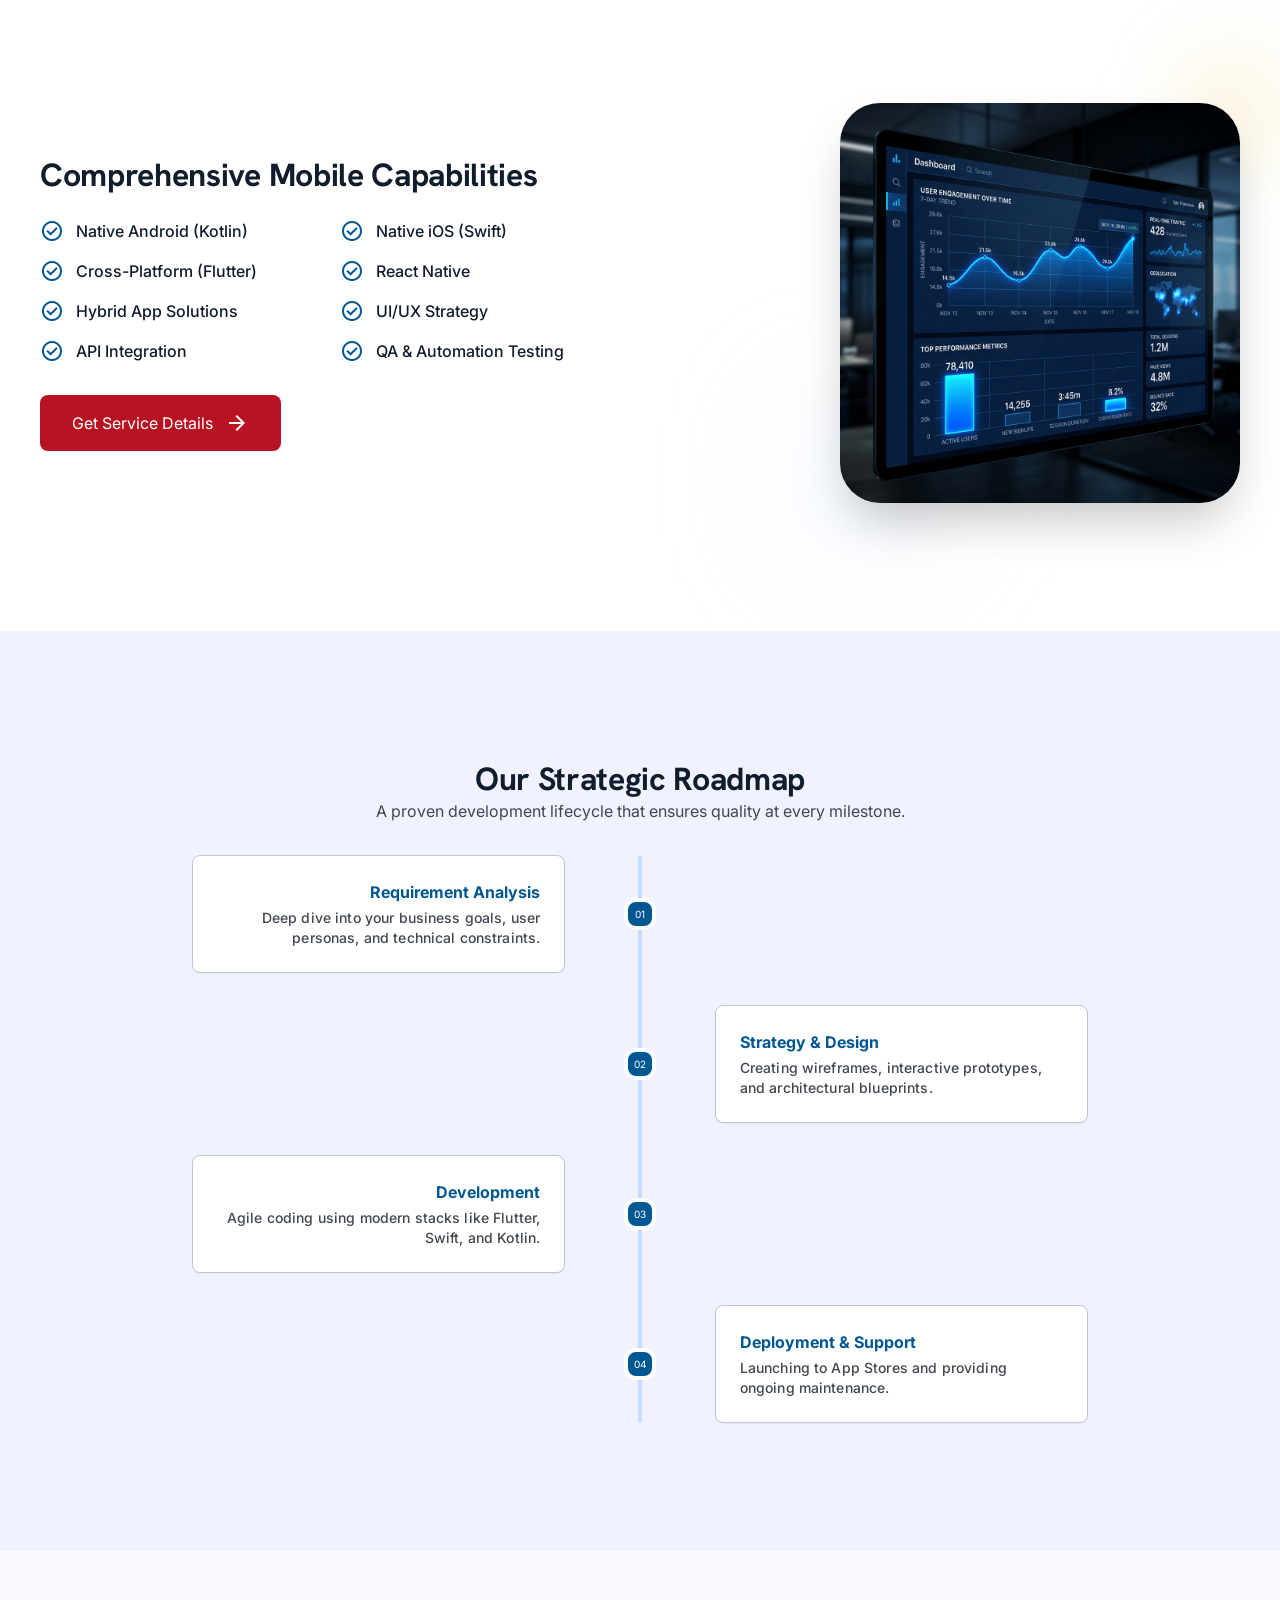
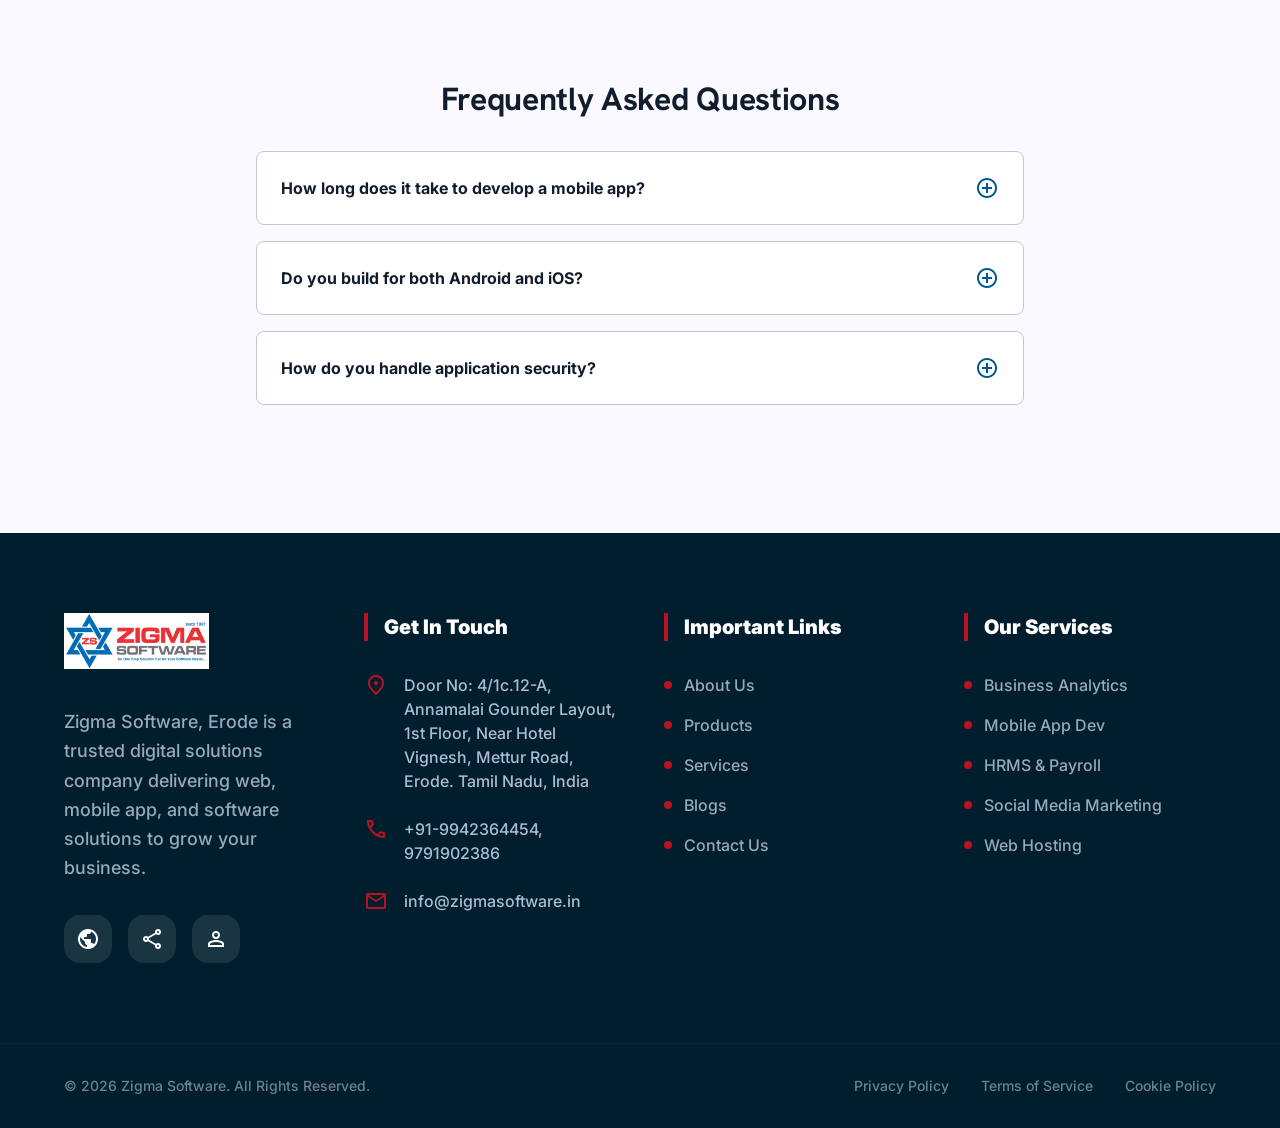
<file: mobile-development.html>
<!DOCTYPE html>

<html class="scroll-smooth" lang="en"><head>
<link href="https://fonts.googleapis.com/css2?family=Poppins:wght@400;500;600;700;800&amp;display=swap" rel="stylesheet"/>
<meta charset="utf-8"/>
<meta content="width=device-width, initial-scale=1.0" name="viewport"/>
<title>Zigma Software | Premium Mobile App Development</title>
<script src="assets/js/tailwind.js"></script>
<link href="https://fonts.googleapis.com/css2?family=Hanken+Grotesk:wght@400;500;600;700;800&amp;family=Inter:wght@400;500;600&amp;display=swap" rel="stylesheet"/>
<link href="https://fonts.googleapis.com/css2?family=Material+Symbols+Outlined:wght,FILL@100..700,0..1&amp;display=swap" rel="stylesheet"/>
<script id="tailwind-config">
        tailwind.config = {
        "darkMode": "class",
        "theme": {
                "extend": {
                        "colors": {
                                "outline-variant": "#c0c7d2",
                                "surface-container": "#e7eeff",
                                "on-secondary": "#ffffff",
                                "error-container": "#ffdad6",
                                "primary-fixed": "#d0e4ff",
                                "on-error": "#ffffff",
                                "on-background": "#111c2d",
                                "surface-bright": "#f9f9ff",
                                "secondary-container": "#db3238",
                                "on-primary-fixed-variant": "#00497b",
                                "surface-container-lowest": "#ffffff",
                                "secondary-fixed-dim": "#ffb3ae",
                                "tertiary-fixed": "#ffe088",
                                "secondary": "#b71323",
                                "on-tertiary-fixed": "#241a00",
                                "on-surface": "#111c2d",
                                "on-error-container": "#93000a",
                                "tertiary-fixed-dim": "#e9c349",
                                "on-tertiary-fixed-variant": "#574500",
                                "on-secondary-container": "#fffbff",
                                "error": "#ba1a1a",
                                "secondary-fixed": "#ffdad7",
                                "on-primary-container": "#e6f0ff",
                                "surface-container-high": "#dee8ff",
                                "surface-container-low": "#f0f3ff",
                                "on-tertiary-container": "#4e3d00",
                                "on-tertiary": "#ffffff",
                                "surface-tint": "#0062a1",
                                "background": "#f9f9ff",
                                "inverse-surface": "#263143",
                                "primary-container": "#0670b7",
                                "primary": "#005791",
                                "inverse-primary": "#9ccaff",
                                "on-primary-fixed": "#001d35",
                                "outline": "#717882",
                                "on-surface-variant": "#404751",
                                "inverse-on-surface": "#ecf1ff",
                                "surface": "#f9f9ff",
                                "surface-dim": "#cfdaf2",
                                "surface-container-highest": "#d8e3fb",
                                "primary-fixed-dim": "#9ccaff",
                                "tertiary-container": "#cca72f",
                                "surface-variant": "#d8e3fb",
                                "on-secondary-fixed-variant": "#930016",
                                "tertiary": "#735c00",
                                "on-secondary-fixed": "#410005",
                                "on-primary": "#ffffff"
                        },
                        "borderRadius": {
                                "DEFAULT": "0.125rem",
                                "lg": "0.25rem",
                                "xl": "0.5rem",
                                "full": "0.75rem"
                        },
                        "spacing": {

                          "gutter": "24px",

                          "margin-desktop": "64px",

                          "margin-mobile": "16px",

                          "base": "8px",

                          "container-max": "1280px",

                          "container-margin-desktop": "40px",

                          "container-margin-mobile": "16px",

                          "xs": "4px",

                          "sm": "12px",

                          "md": "16px",

                          "lg": "24px",

                          "xl": "32px"

                        },
                        "fontFamily": {
                                "poppins": [
                                        "Poppins",
                                        "sans-serif"
                                ],
                                "label-sm": [
                                        "Inter"
                                ],
                                "body-lg": [
                                        "Inter"
                                ],
                                "label-md": [
                                        "Inter"
                                ],
                                "headline-lg": [
                                        "Hanken Grotesk"
                                ],
                                "body-md": [
                                        "Inter"
                                ],
                                "title-lg": [
                                        "Hanken Grotesk"
                                ],
                                "headline-md": [
                                        "Hanken Grotesk"
                                ],
                                "headline-lg-mobile": [
                                        "Hanken Grotesk"
                                ],
                                "display-lg": [
                                        "Hanken Grotesk"
                                ]
                        },
                        "fontSize": {
                                "label-sm": [
                                        "12px",
                                        {
                                                "lineHeight": "16px",
                                                "fontWeight": "600"
                                        }
                                ],
                                "body-lg": [
                                        "18px",
                                        {
                                                "lineHeight": "28px",
                                                "fontWeight": "400"
                                        }
                                ],
                                "label-md": [
                                        "14px",
                                        {
                                                "lineHeight": "20px",
                                                "letterSpacing": "0.01em",
                                                "fontWeight": "500"
                                        }
                                ],
                                "headline-lg": [
                                        "32px",
                                        {
                                                "lineHeight": "40px",
                                                "letterSpacing": "-0.01em",
                                                "fontWeight": "700"
                                        }
                                ],
                                "body-md": [
                                        "16px",
                                        {
                                                "lineHeight": "24px",
                                                "fontWeight": "400"
                                        }
                                ],
                                "title-lg": [
                                        "20px",
                                        {
                                                "lineHeight": "28px",
                                                "fontWeight": "600"
                                        }
                                ],
                                "headline-md": [
                                        "24px",
                                        {
                                                "lineHeight": "32px",
                                                "fontWeight": "600"
                                        }
                                ],
                                "headline-lg-mobile": [
                                        "28px",
                                        {
                                                "lineHeight": "36px",
                                                "fontWeight": "700"
                                        }
                                ],
                                "display-lg": [
                                        "48px",
                                        {
                                                "lineHeight": "56px",
                                                "letterSpacing": "-0.02em",
                                                "fontWeight": "700"
                                        }
                                ]
                        }
                }
        }
}
    </script>
<style>
        .material-symbols-outlined {
            font-variation-settings: 'FILL' 0, 'wght' 400, 'GRAD' 0, 'opsz' 24;
        }
        .glass-card {
            background: rgba(255, 255, 255, 0.8);
            backdrop-filter: blur(8px);
            border: 1px solid rgba(226, 232, 240, 0.5);
        }
        .reveal {
            opacity: 0;
            transform: translateY(20px);
            transition: all 0.6s ease-out;
        }
        .reveal.active {
            opacity: 1;
            transform: translateY(0);
        }
        .text-shadow-sm { text-shadow: 0 2px 4px rgba(0,0,0,0.1); }
        .wave-divider {
            position: absolute;
            bottom: 0;
            left: 0;
            width: 100%;
            overflow: hidden;
            line-height: 0;
            transform: rotate(180deg);
        }
        .wave-divider svg {
            position: relative;
            display: block;
            width: calc(100% + 1.3px);
            height: 60px;
        }
        .wave-divider .shape-fill {
            fill: #f9f9ff;
        }    </style>
<style>
    body {
      min-height: max(884px, 100dvh);
    }
  </style>
  </head>
<body class="bg-background text-on-surface font-body-md selection:bg-primary-fixed selection:text-on-primary-fixed">
<!-- Top Contact Bar -->
<div class="hidden md:flex bg-[#001D35] text-white h-10 px-container-margin-desktop items-center justify-between text-label-sm font-label-sm relative z-50 border-b border-white/10">
<div class="flex items-center gap-md">
<span class="flex items-center gap-xs"><span class="material-symbols-outlined text-[16px] text-primary-fixed-dim">mail</span> info@zigmasoftware.in</span>
</div>
<div class="flex items-center gap-md">
<span class="flex items-center gap-xs"><span class="material-symbols-outlined text-[16px] text-primary-fixed-dim">call</span> +91 99941 40474</span>
</div>
</div>
<!-- Navigation Header -->
<nav class="sticky top-0 w-full z-50 bg-white shadow-md border-b border-gray-200/80 h-20 flex items-center" id="main-nav">
<div class="max-w-[1280px] mx-auto w-full px-container-margin-desktop flex items-center justify-between h-full">
<a href="index.html" class="flex items-center gap-base cursor-pointer shrink-0">
<img src="assets/images/logo.png" alt="Zigma Software Logo" class="h-14 w-auto object-contain">
</a>
<div class="hidden lg:flex items-center gap-md xl:gap-xl font-poppins text-label-md h-full">
<a class="text-[#00497b] hover:text-[#EC3F43] transition-all duration-200 px-md py-xs rounded font-bold bg-transparent whitespace-nowrap" href="index.html">Home</a>
<a class="text-[#00497b] hover:text-[#EC3F43] transition-all duration-200 px-md py-xs rounded font-bold bg-transparent whitespace-nowrap" href="about.html">About Us</a>
<a class="text-[#00497b] hover:text-[#EC3F43] transition-all duration-200 px-md py-xs rounded font-bold bg-transparent whitespace-nowrap" href="products.html">Products</a>
<!-- Services Dropdown container -->
<div class="relative group h-full flex items-center">
  <button class="text-[#00497b] hover:text-[#EC3F43] transition-all duration-200 px-md py-xs rounded font-bold bg-transparent flex items-center gap-xs focus:outline-none whitespace-nowrap">
    <span>Services</span>
    <span class="material-symbols-outlined text-[16px] transition-transform duration-200 group-hover:rotate-180 font-bold">expand_more</span>
  </button>
  <!-- Dropdown Menu -->
  <div class="absolute top-full left-0 w-64 rounded-md shadow-lg bg-white ring-1 ring-black ring-opacity-5 opacity-0 invisible group-hover:opacity-100 group-hover:visible transition-all duration-200 z-50 py-1 text-left">
    <a href="web-development.html" class="block px-4 py-2.5 text-sm text-gray-700 hover:bg-gray-100 hover:text-primary whitespace-nowrap" role="menuitem">Web Design & Development</a>
    <a href="mobile-development.html" class="block px-4 py-2.5 text-sm text-gray-700 hover:bg-gray-100 hover:text-primary whitespace-nowrap" role="menuitem">Mobile App Development</a>
    <a href="seo-services.html" class="block px-4 py-2.5 text-sm text-gray-700 hover:bg-gray-100 hover:text-primary whitespace-nowrap" role="menuitem">SEO Services</a>
    <a href="social-marketing.html" class="block px-4 py-2.5 text-sm text-gray-700 hover:bg-gray-100 hover:text-primary whitespace-nowrap" role="menuitem">Social Media Marketing</a>
    <a href="software-support.html" class="block px-4 py-2.5 text-sm text-gray-700 hover:bg-gray-100 hover:text-primary whitespace-nowrap" role="menuitem">Software Support</a>
  </div>
</div>
<a class="text-[#00497b] hover:text-[#EC3F43] transition-all duration-200 px-md py-xs rounded font-bold bg-transparent whitespace-nowrap" href="customer.html">Customers</a>
<a class="text-[#00497b] hover:text-[#EC3F43] transition-all duration-200 px-md py-xs rounded font-bold bg-transparent whitespace-nowrap" href="testimonials.html">Testimonials</a>
<a class="text-[#00497b] hover:text-[#EC3F43] transition-all duration-200 px-md py-xs rounded font-bold bg-transparent whitespace-nowrap" href="blog.html">Blogs</a>
<a href="contact.html" class="text-[#00497b] hover:text-[#EC3F43] transition-all duration-200 px-md py-xs rounded font-bold bg-transparent whitespace-nowrap">Contact</a>
</div>
<button class="lg:hidden text-[#00497b]" id="mobile-menu-toggle">
<span class="material-symbols-outlined">menu</span>
</button>
</div>
</nav>

<!-- Mobile Menu (Overlay) -->
<div class="fixed inset-0 z-[100] bg-[#001D35]/95 hidden lg:hidden flex flex-col items-center justify-center gap-lg text-white text-title-lg font-bold" id="mobile-menu">
<button class="absolute top-6 right-6 text-white" id="mobile-menu-close">
<span class="material-symbols-outlined text-[32px]">close</span>
</button>
<a class="hover:text-secondary transition-colors" href="index.html">Home</a>
<a class="hover:text-secondary transition-colors" href="about.html">About Us</a>
<a class="hover:text-secondary transition-colors" href="products.html">Products</a>
<div class="flex flex-col items-center gap-sm">
  <span class="text-white/60 text-sm uppercase tracking-wider">Services</span>
  <a class="text-white hover:text-secondary text-base transition-colors" href="web-development.html">Web Design & Development</a>
  <a class="text-white hover:text-secondary text-base transition-colors" href="mobile-development.html">Mobile App Development</a>
  <a class="text-white hover:text-secondary text-base transition-colors" href="seo-services.html">SEO Services</a>
      <a class="text-white hover:text-secondary text-base transition-colors" href="social-marketing.html">Social Media Marketing</a>
  <a class="text-white hover:text-secondary text-base transition-colors" href="software-support.html">Software Support</a>
</div>
<a class="hover:text-secondary transition-colors" href="customer.html">Customers</a>
<a class="hover:text-secondary transition-colors" href="testimonials.html">Testimonials</a>
<a class="hover:text-secondary transition-colors" href="blog.html">Blogs</a>
<a href="contact.html" class="bg-[#EC3F43] text-white px-xl py-md rounded-full font-semibold hover:brightness-110 transition-all mt-md">Contact</a>
</div>
<!-- Hero Banner -->
<section class="relative h-[300px] flex flex-col items-center justify-center text-center overflow-hidden">
<div class="absolute inset-0 z-0">
<img class="w-full h-full object-cover" src="assets/images/tech_banner_bg.png" alt="Mobile App Development Hero">
<div class="absolute inset-0 bg-gradient-to-r from-[#005791]/90 to-[#111c2d]/70"></div>
</div>
<div class="relative z-10 text-white">
<h1 class="font-display-lg text-display-lg mb-sm text-shadow-sm">Mobile App Development</h1>
<p class="font-label-md opacity-90"><a href="index.html" class="hover:underline">Home</a> <span class="mx-xs">&gt;</span> Services <span class="mx-xs">&gt;</span> Mobile Development</p>
</div>
</section>
<!-- Intro Section -->
<section class="py-xl md:py-32 px-container-margin-mobile md:px-container-margin-desktop bg-background">
<div class="max-w-4xl mx-auto text-center reveal">
<span class="inline-block px-md py-xs bg-primary-fixed text-on-primary-fixed-variant rounded-full text-label-sm font-label-sm mb-md">PREMIUM SOLUTIONS</span>
<h2 class="text-headline-lg md:text-display-lg font-headline-lg text-on-surface mb-lg">Transform Your Ideas Into Powerful Mobile Apps</h2>
<p class="text-on-surface-variant text-body-lg leading-relaxed">
                At Zigma Software, we don't just build apps; we engineer digital experiences. Our expert team combines strategic thinking with cutting-edge technology to deliver mobile solutions that are scalable, secure, and stunningly designed. From enterprise internal tools to consumer-facing marketplaces, we bring your vision to life on every screen.
            </p>
</div>
</section>
<!-- Why Choose Us Grid -->
<section class="py-xl bg-surface-container-low px-container-margin-mobile md:px-container-margin-desktop">
<div class="max-w-7xl mx-auto">
<div class="grid grid-cols-1 md:grid-cols-3 gap-lg reveal">
<!-- Card 1 -->
<div class="bg-white p-xl rounded-[20px] border border-outline-variant hover:shadow-xl hover:-translate-y-2 transition-all group">
<div class="w-14 h-14 rounded-full bg-primary-fixed flex items-center justify-center mb-lg group-hover:shadow-[0_0_20px_rgba(0,87,145,0.3)] transition-all">
<span class="material-symbols-outlined text-primary text-[28px]" data-icon="developer_mode">developer_mode</span>
</div>
<h3 class="text-title-lg font-title-lg mb-sm">Custom App Development</h3>
<p class="text-on-surface-variant">Tailored mobile solutions designed specifically for your unique business requirements and target audience.</p>
</div>
<!-- Card 2 -->
<div class="bg-white p-xl rounded-[20px] border border-outline-variant hover:shadow-xl hover:-translate-y-2 transition-all group">
<div class="w-14 h-14 rounded-full bg-primary-fixed flex items-center justify-center mb-lg group-hover:shadow-[0_0_20px_rgba(0,87,145,0.3)] transition-all">
<span class="material-symbols-outlined text-primary text-[28px]" data-icon="devices">devices</span>
</div>
<h3 class="text-title-lg font-title-lg mb-sm">Android &amp; iOS Development</h3>
<p class="text-on-surface-variant">Native performance across all platforms, ensuring a seamless experience for every mobile user.</p>
</div>
<!-- Card 3 -->
<div class="bg-white p-xl rounded-[20px] border border-outline-variant hover:shadow-xl hover:-translate-y-2 transition-all group">
<div class="w-14 h-14 rounded-full bg-primary-fixed flex items-center justify-center mb-lg group-hover:shadow-[0_0_20px_rgba(0,87,145,0.3)] transition-all">
<span class="material-symbols-outlined text-primary text-[28px]" data-icon="palette">palette</span>
</div>
<h3 class="text-title-lg font-title-lg mb-sm">Modern UI/UX Design</h3>
<p class="text-on-surface-variant">Exceptional visual interfaces and user journeys that drive engagement and retention.</p>
</div>
<!-- Card 4 -->
<div class="bg-white p-xl rounded-[20px] border border-outline-variant hover:shadow-xl hover:-translate-y-2 transition-all group">
<div class="w-14 h-14 rounded-full bg-primary-fixed flex items-center justify-center mb-lg group-hover:shadow-[0_0_20px_rgba(0,87,145,0.3)] transition-all">
<span class="material-symbols-outlined text-primary text-[28px]" data-icon="security">security</span>
</div>
<h3 class="text-title-lg font-title-lg mb-sm">High Performance &amp; Security</h3>
<p class="text-on-surface-variant">Optimized codebases with enterprise-grade security protocols to protect sensitive data.</p>
</div>
<!-- Card 5 -->
<div class="bg-white p-xl rounded-[20px] border border-outline-variant hover:shadow-xl hover:-translate-y-2 transition-all group">
<div class="w-14 h-14 rounded-full bg-primary-fixed flex items-center justify-center mb-lg group-hover:shadow-[0_0_20px_rgba(0,87,145,0.3)] transition-all">
<span class="material-symbols-outlined text-primary text-[28px]" data-icon="account_tree">account_tree</span>
</div>
<h3 class="text-title-lg font-title-lg mb-sm">Scalable Architecture</h3>
<p class="text-on-surface-variant">Build apps that grow with you, handling increasing users and complexity effortlessly.</p>
</div>
<!-- Card 6 -->
<div class="bg-white p-xl rounded-[20px] border border-outline-variant hover:shadow-xl hover:-translate-y-2 transition-all group">
<div class="w-14 h-14 rounded-full bg-primary-fixed flex items-center justify-center mb-lg group-hover:shadow-[0_0_20px_rgba(0,87,145,0.3)] transition-all">
<span class="material-symbols-outlined text-primary text-[28px]" data-icon="support_agent">support_agent</span>
</div>
<h3 class="text-title-lg font-title-lg mb-sm">Ongoing Support</h3>
<p class="text-on-surface-variant">Continuous maintenance and updates to keep your application ahead of the competition.</p>
</div>
</div>
</div>
</section>
<!-- Mobile Services Column Section -->
<section class="py-xl md:py-32 bg-white px-container-margin-mobile md:px-container-margin-desktop overflow-hidden">
<div class="max-w-7xl mx-auto grid grid-cols-1 lg:grid-cols-2 items-center gap-xl">
<div class="reveal">
<h2 class="text-headline-lg font-headline-lg mb-lg">Comprehensive Mobile Capabilities</h2>
<div class="grid grid-cols-1 md:grid-cols-2 gap-md">
<div class="flex items-center gap-sm">
<span class="material-symbols-outlined text-primary" data-icon="check_circle">check_circle</span>
<span class="font-medium">Native Android (Kotlin)</span>
</div>
<div class="flex items-center gap-sm">
<span class="material-symbols-outlined text-primary" data-icon="check_circle">check_circle</span>
<span class="font-medium">Native iOS (Swift)</span>
</div>
<div class="flex items-center gap-sm">
<span class="material-symbols-outlined text-primary" data-icon="check_circle">check_circle</span>
<span class="font-medium">Cross-Platform (Flutter)</span>
</div>
<div class="flex items-center gap-sm">
<span class="material-symbols-outlined text-primary" data-icon="check_circle">check_circle</span>
<span class="font-medium">React Native</span>
</div>
<div class="flex items-center gap-sm">
<span class="material-symbols-outlined text-primary" data-icon="check_circle">check_circle</span>
<span class="font-medium">Hybrid App Solutions</span>
</div>
<div class="flex items-center gap-sm">
<span class="material-symbols-outlined text-primary" data-icon="check_circle">check_circle</span>
<span class="font-medium">UI/UX Strategy</span>
</div>
<div class="flex items-center gap-sm">
<span class="material-symbols-outlined text-primary" data-icon="check_circle">check_circle</span>
<span class="font-medium">API Integration</span>
</div>
<div class="flex items-center gap-sm">
<span class="material-symbols-outlined text-primary" data-icon="check_circle">check_circle</span>
<span class="font-medium">QA &amp; Automation Testing</span>
</div>
</div>
<div class="mt-xl">
<button class="bg-secondary text-white px-xl py-md rounded-xl hover:bg-secondary-container transition-all flex items-center gap-sm">
                        Get Service Details <span class="material-symbols-outlined">arrow_forward</span>
</button>
</div>
</div>
<div class="relative reveal flex justify-center lg:justify-end">
<div class="relative w-[300px] md:w-[400px]">
<img alt="Smartphone Illustration" class="rounded-[40px] shadow-2xl relative z-10 hover:scale-105 transition-transform duration-500" data-alt="A premium 3D render of a high-end smartphone display showcasing a vibrant software dashboard. Floating around the phone are stylized icons for cloud syncing, secure encryption, and fast analytics. The scene is lit by soft studio lights with blue and red rim highlights, set against a clean white and light-blue background. The overall style is clean, corporate SaaS, and highly modern." src="assets/images/analytics_dashboard.png"/>
<div class="absolute -top-10 -right-10 w-24 h-24 bg-tertiary-fixed-dim/20 rounded-full blur-2xl animate-pulse"></div>
<div class="absolute -bottom-10 -left-10 w-32 h-32 bg-primary-fixed/30 rounded-full blur-3xl"></div>
</div>
</div>
</div>
</section>
<!-- Process Timeline -->
<section class="py-xl md:py-32 bg-surface-container-low px-container-margin-mobile md:px-container-margin-desktop">
<div class="max-w-7xl mx-auto">
<div class="text-center mb-xl reveal">
<h2 class="text-headline-lg font-headline-lg">Our Strategic Roadmap</h2>
<p class="text-on-surface-variant">A proven development lifecycle that ensures quality at every milestone.</p>
</div>
<div class="relative max-w-4xl mx-auto reveal">
<!-- Vertical Line -->
<div class="absolute left-4 md:left-1/2 transform -translate-x-1/2 w-1 h-full bg-primary-fixed-dim/50 rounded-full"></div>
<!-- Step 1 -->
<div class="relative flex flex-col md:flex-row items-center justify-between mb-xl w-full">
<div class="md:w-5/12 ml-12 md:ml-0 md:text-right">
<div class="bg-white p-lg rounded-xl shadow-sm border border-outline-variant">
<h4 class="font-bold text-primary mb-xs">Requirement Analysis</h4>
<p class="text-on-surface-variant text-label-md">Deep dive into your business goals, user personas, and technical constraints.</p>
</div>
</div>
<div class="absolute left-4 md:left-1/2 transform -translate-x-1/2 w-8 h-8 rounded-full bg-primary border-4 border-white flex items-center justify-center z-20">
<span class="text-white text-[10px]">01</span>
</div>
<div class="md:w-5/12"></div>
</div>
<!-- Step 2 -->
<div class="relative flex flex-col md:flex-row items-center justify-between mb-xl w-full">
<div class="md:w-5/12"></div>
<div class="absolute left-4 md:left-1/2 transform -translate-x-1/2 w-8 h-8 rounded-full bg-primary border-4 border-white flex items-center justify-center z-20">
<span class="text-white text-[10px]">02</span>
</div>
<div class="md:w-5/12 ml-12 md:ml-0">
<div class="bg-white p-lg rounded-xl shadow-sm border border-outline-variant">
<h4 class="font-bold text-primary mb-xs">Strategy &amp; Design</h4>
<p class="text-on-surface-variant text-label-md">Creating wireframes, interactive prototypes, and architectural blueprints.</p>
</div>
</div>
</div>
<!-- Step 3 -->
<div class="relative flex flex-col md:flex-row items-center justify-between mb-xl w-full">
<div class="md:w-5/12 ml-12 md:ml-0 md:text-right">
<div class="bg-white p-lg rounded-xl shadow-sm border border-outline-variant">
<h4 class="font-bold text-primary mb-xs">Development</h4>
<p class="text-on-surface-variant text-label-md">Agile coding using modern stacks like Flutter, Swift, and Kotlin.</p>
</div>
</div>
<div class="absolute left-4 md:left-1/2 transform -translate-x-1/2 w-8 h-8 rounded-full bg-primary border-4 border-white flex items-center justify-center z-20">
<span class="text-white text-[10px]">03</span>
</div>
<div class="md:w-5/12"></div>
</div>
<!-- Step 4 -->
<div class="relative flex flex-col md:flex-row items-center justify-between w-full">
<div class="md:w-5/12"></div>
<div class="absolute left-4 md:left-1/2 transform -translate-x-1/2 w-8 h-8 rounded-full bg-primary border-4 border-white flex items-center justify-center z-20">
<span class="text-white text-[10px]">04</span>
</div>
<div class="md:w-5/12 ml-12 md:ml-0">
<div class="bg-white p-lg rounded-xl shadow-sm border border-outline-variant">
<h4 class="font-bold text-primary mb-xs">Deployment &amp; Support</h4>
<p class="text-on-surface-variant text-label-md">Launching to App Stores and providing ongoing maintenance.</p>
</div>
</div>
</div>
</div>
</div>
</section>
<!-- FAQ Accordion -->
<section class="py-xl md:py-32 bg-background px-container-margin-mobile md:px-container-margin-desktop">
<div class="max-w-3xl mx-auto reveal">
<h2 class="text-headline-lg font-headline-lg text-center mb-xl">Frequently Asked Questions</h2>
<div class="space-y-md">
<div class="bg-white rounded-xl border border-outline-variant overflow-hidden">
<button class="w-full flex justify-between items-center p-lg text-left hover:bg-surface-container-low transition-all" onclick="toggleFaq(0)">
<span class="font-bold text-on-surface">How long does it take to develop a mobile app?</span>
<span class="material-symbols-outlined text-primary transition-transform duration-300" id="faq-icon-0">add_circle</span>
</button>
<div class="max-h-0 overflow-hidden transition-all duration-300" id="faq-content-0">
<div class="p-lg pt-0 text-on-surface-variant">Typical timelines range from 3 to 6 months depending on complexity, feature set, and platform requirements.</div>
</div>
</div>
<div class="bg-white rounded-xl border border-outline-variant overflow-hidden">
<button class="w-full flex justify-between items-center p-lg text-left hover:bg-surface-container-low transition-all" onclick="toggleFaq(1)">
<span class="font-bold text-on-surface">Do you build for both Android and iOS?</span>
<span class="material-symbols-outlined text-primary transition-transform duration-300" id="faq-icon-1">add_circle</span>
</button>
<div class="max-h-0 overflow-hidden transition-all duration-300" id="faq-content-1">
<div class="p-lg pt-0 text-on-surface-variant">Yes, we specialize in both native development (Swift/Kotlin) and cross-platform solutions (Flutter/React Native) to provide maximum market reach.</div>
</div>
</div>
<div class="bg-white rounded-xl border border-outline-variant overflow-hidden">
<button class="w-full flex justify-between items-center p-lg text-left hover:bg-surface-container-low transition-all" onclick="toggleFaq(2)">
<span class="font-bold text-on-surface">How do you handle application security?</span>
<span class="material-symbols-outlined text-primary transition-transform duration-300" id="faq-icon-2">add_circle</span>
</button>
<div class="max-h-0 overflow-hidden transition-all duration-300" id="faq-content-2">
<div class="p-lg pt-0 text-on-surface-variant">Security is baked into our process with data encryption, secure API protocols, and regular penetration testing.</div>
</div>
</div>
</div>
</div>
</section>
<!-- Footer -->
<footer class="bg-[#001e2d] pt-20 pb-8 text-on-tertiary">
<div class="grid grid-cols-1 md:grid-cols-4 gap-12 px-margin-desktop max-w-container-max mx-auto mb-20">
<div class="space-y-8">
<a href="index.html" class="inline-block"><img src="assets/images/logo.png" alt="Zigma Software Logo" class="h-14 w-auto"></a>
<p class="text-surface-variant/70 text-lg leading-relaxed font-medium">
                Zigma Software, Erode is a trusted digital solutions company delivering web, mobile app, and software solutions to grow your business.
            </p>
<div class="flex gap-4">
<a class="w-12 h-12 rounded-2xl bg-white/10 flex items-center justify-center hover:bg-secondary hover:text-white transition-all text-white" href="#">
<span class="material-symbols-outlined">public</span>
</a>
<a class="w-12 h-12 rounded-2xl bg-white/10 flex items-center justify-center hover:bg-secondary hover:text-white transition-all text-white" href="#">
<span class="material-symbols-outlined">share</span>
</a>
<a class="w-12 h-12 rounded-2xl bg-white/10 flex items-center justify-center hover:bg-secondary hover:text-white transition-all text-white" href="#">
<span class="material-symbols-outlined">person</span>
</a>
</div>
</div>
<div>
<h4 class="text-xl font-black text-white mb-8 border-l-4 border-secondary pl-4">Get In Touch</h4>
<ul class="space-y-6 text-surface-variant/80 font-medium">
<li class="flex gap-4">
<span class="material-symbols-outlined text-secondary shrink-0">location_on</span>
<span class="">Door No: 4/1c.12-A, Annamalai Gounder Layout, 1st Floor, Near Hotel Vignesh, Mettur Road, Erode. Tamil Nadu, India</span>
</li>
<li class="flex gap-4">
<span class="material-symbols-outlined text-secondary shrink-0">phone</span>
<span class="">+91-9942364454, 9791902386</span>
</li>
<li class="flex gap-4">
<span class="material-symbols-outlined text-secondary shrink-0">mail</span>
<span class="">info@zigmasoftware.in</span>
</li>
</ul>
</div>
<div>
<h4 class="text-xl font-black text-white mb-8 border-l-4 border-secondary pl-4">Important Links</h4>
<ul class="space-y-4 font-medium">
<li class=""><a class="text-surface-variant/70 hover:text-white transition-all flex items-center gap-3 group" href="about.html"><span class="w-2 h-2 bg-secondary rounded-full group-hover:w-6 transition-all"></span> About Us</a></li>
<li class=""><a class="text-surface-variant/70 hover:text-white transition-all flex items-center gap-3 group" href="products.html"><span class="w-2 h-2 bg-secondary rounded-full group-hover:w-6 transition-all"></span> Products</a></li>
<li class=""><a class="text-surface-variant/70 hover:text-white transition-all flex items-center gap-3 group" href="web-development.html"><span class="w-2 h-2 bg-secondary rounded-full group-hover:w-6 transition-all"></span> Services</a></li>
<li class=""><a class="text-surface-variant/70 hover:text-white transition-all flex items-center gap-3 group" href="blog.html"><span class="w-2 h-2 bg-secondary rounded-full group-hover:w-6 transition-all"></span> Blogs</a></li>
<li class=""><a class="text-surface-variant/70 hover:text-white transition-all flex items-center gap-3 group" href="contact.html"><span class="w-2 h-2 bg-secondary rounded-full group-hover:w-6 transition-all"></span> Contact Us</a></li>
</ul>
</div>
<div>
<h4 class="text-xl font-black text-white mb-8 border-l-4 border-secondary pl-4">Our Services</h4>
<ul class="space-y-4 font-medium">
<li class=""><a class="text-surface-variant/70 hover:text-white transition-all flex items-center gap-3 group" href="software-support.html"><span class="w-2 h-2 bg-secondary rounded-full group-hover:w-6 transition-all"></span> Business Analytics</a></li>
<li class=""><a class="text-surface-variant/70 hover:text-white transition-all flex items-center gap-3 group" href="mobile-development.html"><span class="w-2 h-2 bg-secondary rounded-full group-hover:w-6 transition-all"></span> Mobile App Dev</a></li>
<li class=""><a class="text-surface-variant/70 hover:text-white transition-all flex items-center gap-3 group" href="software-support.html"><span class="w-2 h-2 bg-secondary rounded-full group-hover:w-6 transition-all"></span> HRMS &amp; Payroll</a></li>
<li class=""><a class="text-surface-variant/70 hover:text-white transition-all flex items-center gap-3 group" href="social-marketing.html"><span class="w-2 h-2 bg-secondary rounded-full group-hover:w-6 transition-all"></span> Social Media Marketing</a></li>
<li class=""><a class="text-surface-variant/70 hover:text-white transition-all flex items-center gap-3 group" href="web-development.html"><span class="w-2 h-2 bg-secondary rounded-full group-hover:w-6 transition-all"></span> Web Hosting</a></li>
</ul>
</div>
</div>
<div class="border-t border-white/5 pt-8 px-margin-desktop max-w-container-max mx-auto flex flex-col md:flex-row justify-between items-center gap-6 text-surface-variant/50 text-sm font-medium">
<p class="">© 2026 Zigma Software. All Rights Reserved.</p>
<div class="flex gap-8">
<a class="hover:text-white transition-colors" href="#">Privacy Policy</a>
<a class="hover:text-white transition-colors" href="#">Terms of Service</a>
<a class="hover:text-white transition-colors" href="#">Cookie Policy</a>
</div>
</div>
</footer>
<script>
        // Mobile menu toggle logic
        // Mobile menu toggle and active path highlight logic
    document.addEventListener('DOMContentLoaded', () => {
        const mobileMenuToggle = document.getElementById('mobile-menu-toggle');
        const mobileMenuClose = document.getElementById('mobile-menu-close');
        const mobileMenu = document.getElementById('mobile-menu');
 
        if (mobileMenuToggle && mobileMenuClose && mobileMenu) {
            mobileMenuToggle.addEventListener('click', () => {
                mobileMenu.classList.remove('hidden');
            });
            mobileMenuClose.addEventListener('click', () => {
                mobileMenu.classList.add('hidden');
            });
        }

        // Active page detection and highlight
        const currentPath = window.location.pathname.split('/').pop() || 'index.html';
        const servicePaths = [
            'web-development.html',
            'mobile-development.html',
            'seo-services.html',
            /* social-marketing removed */
            'software-support.html'
        ];

        // 1. Highlight Desktop Nav Items
        const desktopLinks = document.querySelectorAll('#main-nav a, #main-nav button');
        desktopLinks.forEach(link => {
            let isActive = false;
            const href = link.getAttribute('href');
            if (href) {
                const linkPath = href.split('/').pop();
                if (linkPath === currentPath) {
                    isActive = true;
                } else if ((currentPath === '' || currentPath === '/') && linkPath === 'index.html') {
                    isActive = true;
                }
            } else {
                // Services dropdown parent button
                if (link.textContent.trim().toLowerCase().includes('services') && servicePaths.includes(currentPath)) {
                    isActive = true;
                }
            }

            if (isActive) {
                link.classList.remove('bg-transparent', 'text-[#00497b]', 'hover:text-[#EC3F43]');
                link.classList.add('bg-[#EC3F43]', 'text-white', 'hover:brightness-110');
            } else {
                link.classList.remove('bg-[#EC3F43]', 'text-white', 'hover:brightness-110');
                link.classList.add('bg-transparent', 'text-[#00497b]', 'hover:text-[#EC3F43]');
            }
        });

        // 2. Highlight Mobile Nav Items
        const mobileLinks = document.querySelectorAll('#mobile-menu a');
        mobileLinks.forEach(link => {
            let isActive = false;
            const href = link.getAttribute('href');
            if (href) {
                const linkPath = href.split('/').pop();
                if (linkPath === currentPath) {
                    isActive = true;
                } else if ((currentPath === '' || currentPath === '/') && linkPath === 'index.html') {
                    isActive = true;
                }
            }

            if (isActive) {
                if (link.classList.contains('rounded-full')) {
                    // Mobile Contact button when active
                    link.classList.add('bg-[#EC3F43]', 'text-white', 'hover:brightness-110');
                } else {
                    // Other mobile items when active
                    link.classList.add('bg-[#EC3F43]', 'text-white', 'px-6', 'py-2', 'rounded-full', 'hover:brightness-110');
                    link.classList.remove('hover:text-secondary');
                }
            } else {
                if (link.classList.contains('rounded-full') && href && href.endsWith('contact.html')) {
                    // Mobile Contact button when inactive (bordered layout)
                    link.classList.remove('bg-[#EC3F43]', 'hover:brightness-110');
                    link.classList.add('border', 'border-white/20', 'text-white', 'hover:bg-white/10');
                } else {
                    // Other mobile items when inactive
                    link.classList.remove('bg-[#EC3F43]', 'px-6', 'py-2', 'rounded-full', 'hover:brightness-110');
                    link.classList.add('hover:text-secondary');
                }
            }
        });
    });

        // Scroll Reveal Animation
        const reveals = document.querySelectorAll('.reveal');
        function reveal() {
            reveals.forEach(element => {
                const windowHeight = window.innerHeight;
                const elementTop = element.getBoundingClientRect().top;
                const elementVisible = 150;
                if (elementTop < windowHeight - elementVisible) {
                    element.classList.add('active');
                }
            });
        }
        window.addEventListener('scroll', reveal);
        reveal(); // Initial check

        // FAQ Toggle Logic
        function toggleFaq(id) {
            const content = document.getElementById(`faq-content-${id}`);
            const icon = document.getElementById(`faq-icon-${id}`);
            
            if (content.style.maxHeight) {
                content.style.maxHeight = null;
                icon.style.transform = 'rotate(0deg)';
                icon.innerText = 'add_circle';
            } else {
                // Close others if open (optional)
                document.querySelectorAll('[id^="faq-content-"]').forEach(c => c.style.maxHeight = null);
                document.querySelectorAll('[id^="faq-icon-"]').forEach(i => {
                    i.style.transform = 'rotate(0deg)';
                    i.innerText = 'add_circle';
                });

                content.style.maxHeight = content.scrollHeight + "px";
                icon.style.transform = 'rotate(45deg)';
                icon.innerText = 'cancel';
            }
        }
    </script>
</body></html>
</file>
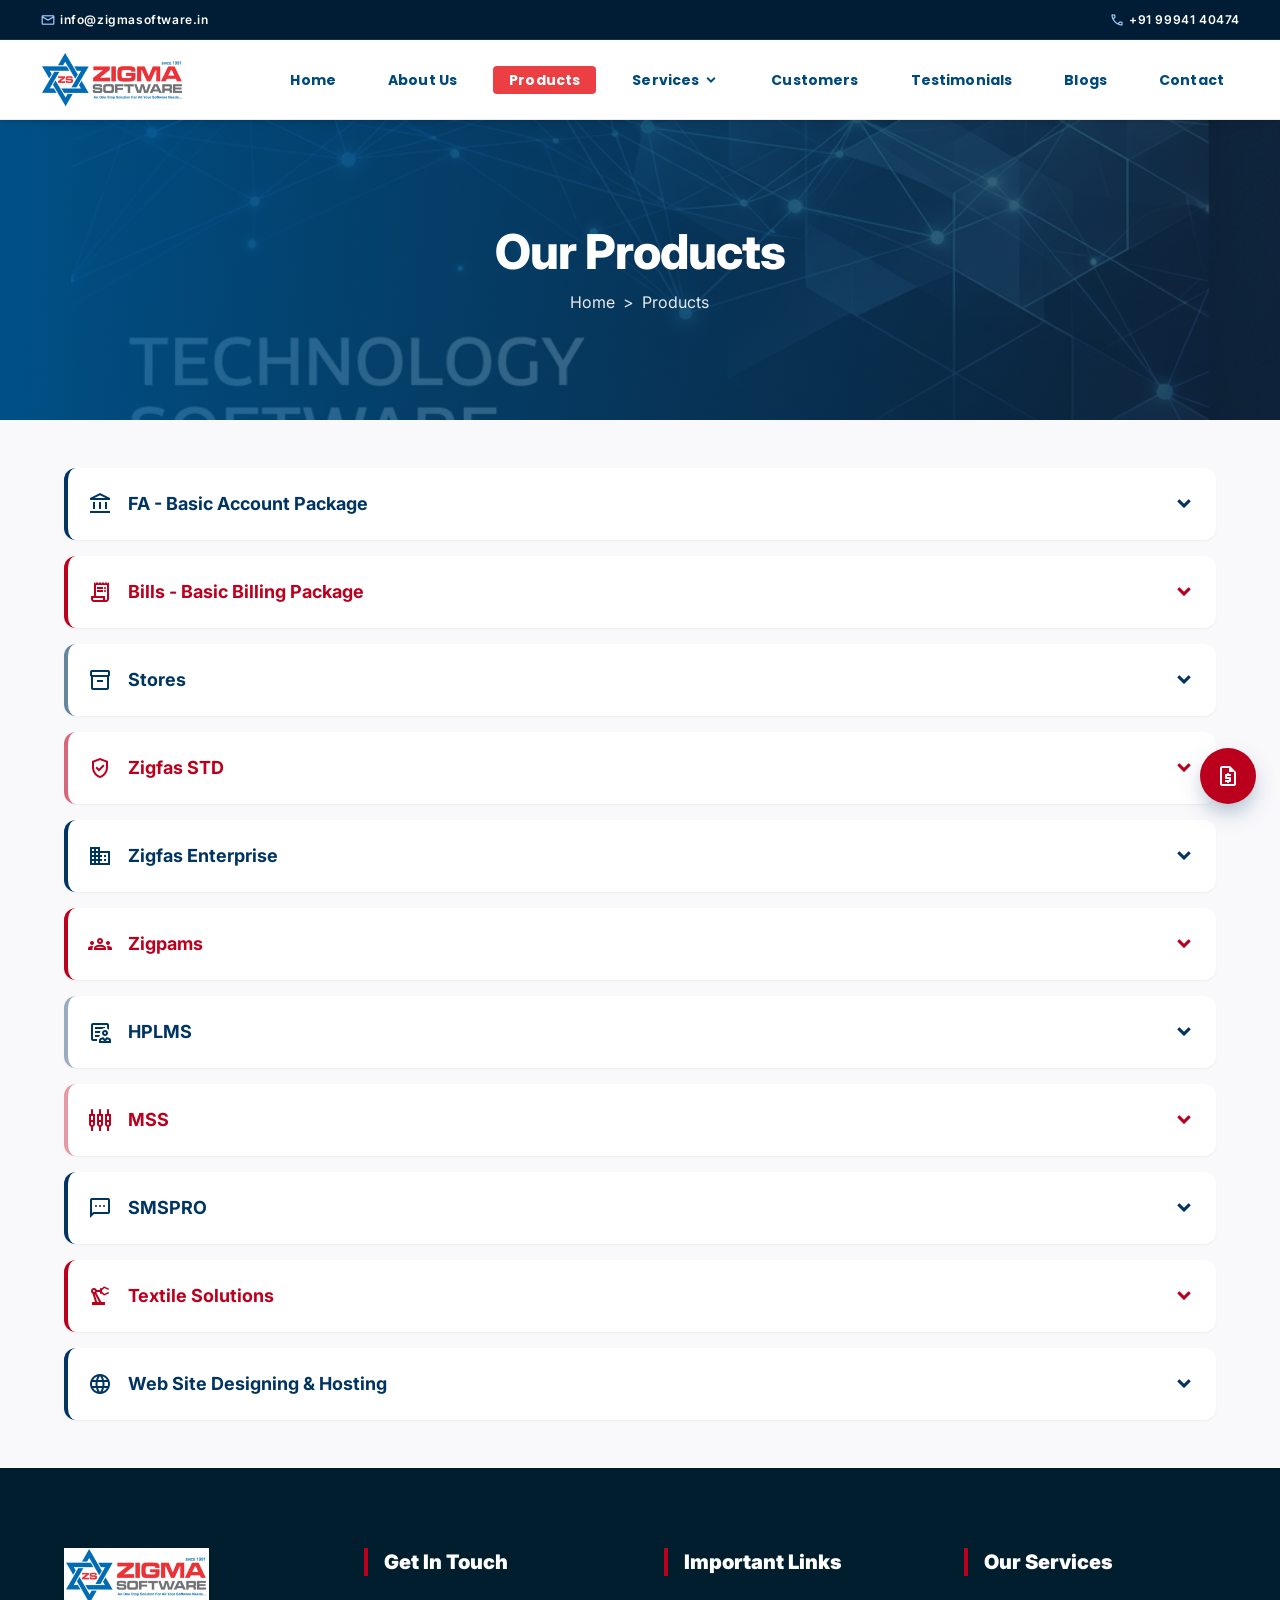
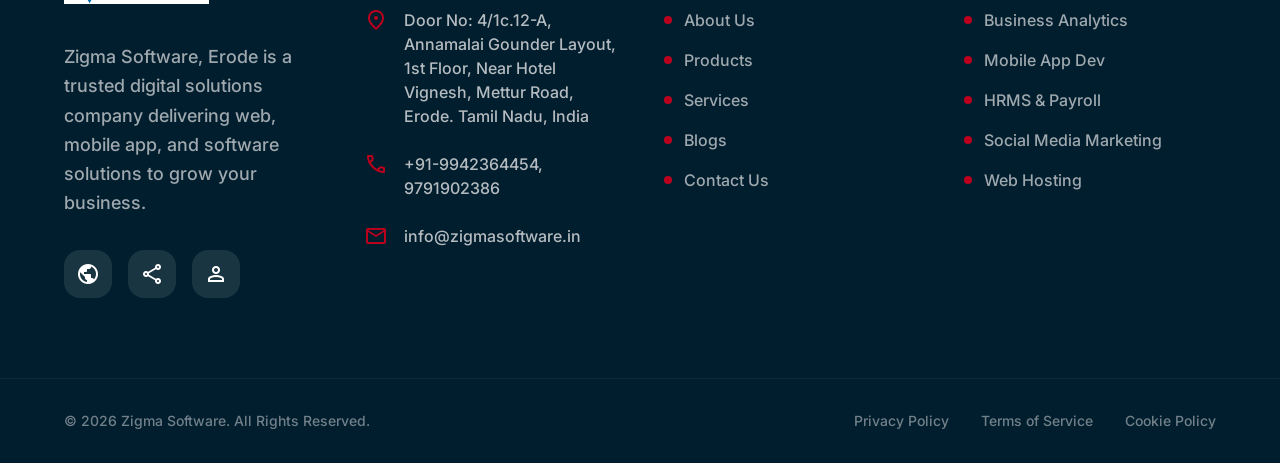
<file: products.html>
<!DOCTYPE html>
<html class="scroll-smooth" lang="en">
<head>

<meta charset="utf-8">
<meta content="width=device-width, initial-scale=1.0" name="viewport">
<title>Products | Zigma Software</title>
<script src="assets/js/tailwind.js"></script>
<link rel="stylesheet" href="assets/css/style.css">
<link href="https://fonts.googleapis.com/css2?family=Inter:wght@400;500;600;700;800&amp;family=Poppins:wght@400;500;600;700;800&amp;display=swap" rel="stylesheet"/>
<link href="https://fonts.googleapis.com/css2?family=Material+Symbols+Outlined:wght,FILL@100..700,0..1&amp;display=swap" rel="stylesheet">
<script id="tailwind-config">
        tailwind.config = {
        "darkMode": "class",
        "theme": {
                "extend": {
                        "colors": {
                                "surface": "#f9f9fc",
                                "on-tertiary-fixed": "#001e2d",
                                "surface-dim": "#dadadc",
                                "on-secondary-container": "#fffbff",
                                "outline-variant": "#c2c6d1",
                                "primary-fixed-dim": "#a3c9ff",
                                "surface-container-lowest": "#ffffff",
                                "tertiary-fixed": "#c6e7ff",
                                "surface-container-high": "#e8e8ea",
                                "on-secondary": "#ffffff",
                                "on-error": "#ffffff",
                                "surface-bright": "#f9f9fc",
                                "primary-fixed": "#d3e4ff",
                                "secondary-fixed-dim": "#ffb3ae",
                                "outline": "#727781",
                                "on-primary-fixed-variant": "#004882",
                                "on-primary-fixed": "#001c38",
                                "on-background": "#1a1c1e",
                                "background": "#f9f9fc",
                                "on-secondary-fixed-variant": "#930015",
                                "secondary-fixed": "#ffdad7",
                                "surface-variant": "#e2e2e5",
                                "surface-container-low": "#f3f3f6",
                                "secondary": "#bb001e",
                                "primary": "#003461",
                                "error": "#ba1a1a",
                                "primary-container": "#004b87",
                                "surface-container-highest": "#e2e2e5",
                                "inverse-surface": "#2f3133",
                                "inverse-primary": "#a3c9ff",
                                "on-tertiary": "#ffffff",
                                "error-container": "#ffdad6",
                                "tertiary-container": "#004f6f",
                                "surface-tint": "#27609d",
                                "on-surface": "#1a1c1e",
                                "on-secondary-fixed": "#410004",
                                "on-tertiary-container": "#55c4ff",
                                "on-primary-container": "#8abcff",
                                "on-error-container": "#93000a",
                                "tertiary": "#00374f",
                                "surface-container": "#eeeef0",
                                "on-tertiary-fixed-variant": "#004c6b",
                                "tertiary-fixed-dim": "#82cfff",
                                "on-surface-variant": "#424750",
                                "on-primary": "#ffffff",
                                "secondary-container": "#e32130",
                                "inverse-on-surface": "#f0f0f3"
                        },
                        "borderRadius": {
                                "DEFAULT": "0.25rem",
                                "lg": "0.5rem",
                                "xl": "0.75rem",
                                "full": "9999px"
                        },
                        "spacing": {
                                "gutter": "24px",
                                "margin-desktop": "64px",
                                "margin-mobile": "16px",
                                "base": "8px",
                                "container-max": "1280px",
                                "container-margin-desktop": "40px",
                                "container-margin-mobile": "16px",
                                "xs": "4px",
                                "sm": "12px",
                                "md": "16px",
                                "lg": "24px",
                                "xl": "32px"
                        },
                        "fontFamily": {
                                "poppins": [
                                        "Poppins",
                                        "sans-serif"
                                ],
                                "label-sm": [
                                        "Inter"
                                ],
                                "display-lg": [
                                        "Inter"
                                ],
                                "body-md": [
                                        "Inter"
                                ],
                                "title-md": [
                                        "Inter"
                                ],
                                "body-lg": [
                                        "Inter"
                                ],
                                "headline-lg-mobile": [
                                        "Inter"
                                ],
                                "headline-lg": [
                                        "Inter"
                                ]
                        },
                        "fontSize": {
                                "label-sm": [
                                        "12px",
                                        {
                                                "lineHeight": "1",
                                                "letterSpacing": "0.05em",
                                                "fontWeight": "600"
                                        }
                                ],
                                "display-lg": [
                                        "48px",
                                        {
                                                "lineHeight": "1.1",
                                                "letterSpacing": "-0.02em",
                                                "fontWeight": "800"
                                        }
                                ],
                                "body-md": [
                                        "16px",
                                        {
                                                "lineHeight": "1.6",
                                                "fontWeight": "400"
                                        }
                                ],
                                "title-md": [
                                        "20px",
                                        {
                                                "lineHeight": "1.4",
                                                "fontWeight": "600"
                                        }
                                ],
                                "body-lg": [
                                        "18px",
                                        {
                                                "lineHeight": "1.6",
                                                "fontWeight": "400"
                                        }
                                ],
                                "headline-lg-mobile": [
                                        "24px",
                                        {
                                                "lineHeight": "1.2",
                                                "fontWeight": "700"
                                        }
                                ],
                                "headline-lg": [
                                        "32px",
                                        {
                                                "lineHeight": "1.2",
                                                "fontWeight": "700"
                                        }
                                ],
                                "label-md": [
                                        "14px",
                                        {
                                                "lineHeight": "20px",
                                                "letterSpacing": "0.01em",
                                                "fontWeight": "500"
                                        }
                                ],
                                "headline-md": [
                                        "24px",
                                        {
                                                "lineHeight": "32px",
                                                "fontWeight": "600"
                                        }
                                ],
                                "title-lg": [
                                        "20px",
                                        {
                                                "lineHeight": "28px",
                                                "fontWeight": "600"
                                        }
                                ]
                        }
                }
        }
}
    </script>
<style>
        .glass-card {
            background: rgba(255, 255, 255, 0.7);
            backdrop-filter: blur(12px);
            border: 1px solid rgba(255, 255, 255, 0.3);
            box-shadow: 0 8px 32px 0 rgba(31, 38, 135, 0.07);
        }
        .shimmer-btn {
            position: relative;
            overflow: hidden;
        }
        .shimmer-btn::after {
            content: '';
            position: absolute;
            top: -50%;
            left: -50%;
            width: 200%;
            height: 200%;
            background: linear-gradient(45deg, transparent, rgba(255,255,255,0.2), transparent);
            transform: rotate(45deg);
            transition: 0.5s;
        }
        .shimmer-btn:hover::after {
            left: 100%;
            top: 100%;
        }
        .vibrant-card {
            transition: all 0.4s cubic-bezier(0.175, 0.885, 0.32, 1.275);
        }
        .vibrant-card:hover {
            transform: scale(1.03) translateY(-10px);
            box-shadow: 0 25px 50px -12px rgba(0, 0, 0, 0.15);
        }
        .color-bg-blue { background-color: #f0f7ff; }
        .color-bg-blue:hover { background-color: #dbeafe; }
        .color-bg-red { background-color: #fff1f2; }
        .color-bg-red:hover { background-color: #ffe4e6; }
        .color-bg-teal { background-color: #f0fdfa; }
        .color-bg-teal:hover { background-color: #ccfbf1; }
        .color-bg-purple { background-color: #faf5ff; }
        .color-bg-purple:hover { background-color: #f3e8ff; }
        .color-bg-amber { background-color: #fffbeb; }
        .color-bg-amber:hover { background-color: #fef3c7; }
        .color-bg-indigo { background-color: #eef2ff; }
        .color-bg-indigo:hover { background-color: #e0e7ff; }
    
        .dropdown-content {
            max-height: 0;
            overflow: hidden;
            transition: max-height 0.5s cubic-bezier(0.4, 0, 0.2, 1), padding 0.3s ease;
        }
        .dropdown-item.active .dropdown-content {
            max-height: 2000px; /* High enough for content */
            padding-bottom: 24px;
        }
        .dropdown-item.active .chevron-icon {
            transform: rotate(180deg);
        }
        .brand-gradient {
            background: linear-gradient(135deg, #f0f7ff 0%, #ffffff 100%);
        }
        .bullet-red {
            color: #bb001e;
        }
        .quotation-fab {
            box-shadow: 0 10px 25px -5px rgba(0, 52, 97, 0.4);
        }
        .modal-overlay {
            background: rgba(0, 52, 97, 0.6);
            backdrop-filter: blur(4px);
        }

</style>

</head>
<body class="bg-surface font-body-md text-on-surface selection:bg-primary selection:text-white">
<!-- Top Contact Bar -->
<div class="hidden md:flex bg-[#001D35] text-white h-10 px-container-margin-desktop items-center justify-between text-label-sm font-label-sm relative z-50 border-b border-white/10">
<div class="flex items-center gap-md">
<span class="flex items-center gap-xs"><span class="material-symbols-outlined text-[16px] text-primary-fixed-dim">mail</span> info@zigmasoftware.in</span>
</div>
<div class="flex items-center gap-md">
<span class="flex items-center gap-xs"><span class="material-symbols-outlined text-[16px] text-primary-fixed-dim">call</span> +91 99941 40474</span>
</div>
</div>

<!-- Navigation Header -->
<nav class="sticky top-0 w-full z-50 bg-white shadow-md border-b border-gray-200/80 h-20 flex items-center" id="main-nav">
<div class="max-w-[1280px] mx-auto w-full px-container-margin-desktop flex items-center justify-between h-full">
<a href="index.html" class="flex items-center gap-base cursor-pointer shrink-0">
<img src="assets/images/logo.png" alt="Zigma Software Logo" class="h-14 w-auto object-contain">
</a>
<div class="hidden lg:flex nav-links items-center gap-md xl:gap-xl font-poppins text-label-md h-full">
<a class="text-[#00497b] hover:text-[#EC3F43] transition-all duration-200 px-md py-xs rounded font-bold bg-transparent whitespace-nowrap" href="index.html">Home</a>
<a class="text-[#00497b] hover:text-[#EC3F43] transition-all duration-200 px-md py-xs rounded font-bold bg-transparent whitespace-nowrap" href="about.html">About Us</a>
<a class="text-[#00497b] hover:text-[#EC3F43] transition-all duration-200 px-md py-xs rounded font-bold bg-transparent whitespace-nowrap" href="products.html">Products</a>
<!-- Services Dropdown container -->
<div class="relative group h-full flex items-center">
  <button class="text-[#00497b] hover:text-[#EC3F43] transition-all duration-200 px-md py-xs rounded font-bold bg-transparent flex items-center gap-xs focus:outline-none whitespace-nowrap">
    <span>Services</span>
    <span class="material-symbols-outlined text-[16px] transition-transform duration-200 group-hover:rotate-180 font-bold">expand_more</span>
  </button>
  <!-- Dropdown Menu -->
  <div class="absolute top-full left-0 w-64 rounded-md shadow-lg bg-white ring-1 ring-black ring-opacity-5 opacity-0 invisible group-hover:opacity-100 group-hover:visible transition-all duration-200 z-50 py-1 text-left">
    <a href="web-development.html" class="block px-4 py-2.5 text-sm text-gray-700 hover:bg-gray-100 hover:text-primary whitespace-nowrap" role="menuitem">Web Design & Development</a>
    <a href="mobile-development.html" class="block px-4 py-2.5 text-sm text-gray-700 hover:bg-gray-100 hover:text-primary whitespace-nowrap" role="menuitem">Mobile App Development</a>
    <a href="seo-services.html" class="block px-4 py-2.5 text-sm text-gray-700 hover:bg-gray-100 hover:text-primary whitespace-nowrap" role="menuitem">SEO Services</a>
    <a href="social-marketing.html" class="block px-4 py-2.5 text-sm text-gray-700 hover:bg-gray-100 hover:text-primary whitespace-nowrap" role="menuitem">Social Media Marketing</a>
    <a href="software-support.html" class="block px-4 py-2.5 text-sm text-gray-700 hover:bg-gray-100 hover:text-primary whitespace-nowrap" role="menuitem">Software Support</a>
  </div>
</div>
<a class="text-[#00497b] hover:text-[#EC3F43] transition-all duration-200 px-md py-xs rounded font-bold bg-transparent whitespace-nowrap" href="customer.html">Customers</a>
<a class="text-[#00497b] hover:text-[#EC3F43] transition-all duration-200 px-md py-xs rounded font-bold bg-transparent whitespace-nowrap" href="testimonials.html">Testimonials</a>
<a class="text-[#00497b] hover:text-[#EC3F43] transition-all duration-200 px-md py-xs rounded font-bold bg-transparent whitespace-nowrap" href="blog.html">Blogs</a>
<a href="contact.html" class="text-[#00497b] hover:text-[#EC3F43] transition-all duration-200 px-md py-xs rounded font-bold bg-transparent whitespace-nowrap">Contact</a>
</div>
<button class="lg:hidden text-[#00497b]" id="mobile-menu-toggle">
<span class="material-symbols-outlined">menu</span>
</button>
</div>
</nav>

<!-- Mobile Menu (Overlay) -->
<div class="fixed inset-0 z-[100] bg-[#001D35]/95 hidden lg:hidden flex flex-col items-center justify-center gap-lg text-white text-title-lg font-bold" id="mobile-menu">
<button class="absolute top-6 right-6 text-white" id="mobile-menu-close">
<span class="material-symbols-outlined text-[32px]">close</span>
</button>
<a class="hover:text-secondary transition-colors" href="index.html">Home</a>
<a class="hover:text-secondary transition-colors" href="about.html">About Us</a>
<a class="hover:text-secondary transition-colors" href="products.html">Products</a>
<div class="flex flex-col items-center gap-sm">
  <span class="text-white/60 text-sm uppercase tracking-wider">Services</span>
  <a class="text-white hover:text-secondary text-base transition-colors" href="web-development.html">Web Design & Development</a>
  <a class="text-white hover:text-secondary text-base transition-colors" href="mobile-development.html">Mobile App Development</a>
  <a class="text-white hover:text-secondary text-base transition-colors" href="seo-services.html">SEO Services</a>
      <a class="text-white hover:text-secondary text-base transition-colors" href="social-marketing.html">Social Media Marketing</a>
  <a class="text-white hover:text-secondary text-base transition-colors" href="software-support.html">Software Support</a>
</div>
<a class="hover:text-secondary transition-colors" href="customer.html">Customers</a>
<a class="hover:text-secondary transition-colors" href="testimonials.html">Testimonials</a>
<a class="hover:text-secondary transition-colors" href="blog.html">Blogs</a>
<a href="contact.html" class="bg-[#EC3F43] text-white px-xl py-md rounded-full font-semibold hover:brightness-110 transition-all mt-md">Contact</a>
</div>



<main class="bg-surface">
<!-- Hero Banner -->
<section class="relative h-[300px] flex flex-col items-center justify-center text-center overflow-hidden">
<div class="absolute inset-0 z-0">
<img class="w-full h-full object-cover" src="assets/images/tech_banner_bg.png" alt="Our Products Hero">
<div class="absolute inset-0 bg-gradient-to-r from-[#005791]/90 to-[#111c2d]/70"></div>
</div>
<div class="relative z-10 text-white">
<h1 class="font-display-lg text-display-lg mb-sm text-shadow-sm">Our Products</h1>
<p class="font-label-md opacity-90"><a href="index.html" class="hover:underline">Home</a> <span class="mx-xs">&gt;</span> Products</p>
</div>
</section>
<div class="max-w-container-max mx-auto px-margin-mobile md:px-margin-desktop py-12">
<div class="max-w-container-max mx-auto">
<!-- Product List -->
<div class="space-y-4" id="products-container">
<!-- FA - Basic Account -->
<div class="dropdown-item bg-white rounded-xl shadow-sm border-l-4 border-primary overflow-hidden transition-all duration-300">
<button class="w-full flex items-center justify-between p-5 text-left focus:outline-none" onclick="toggleDropdown(this)">
<div class="flex items-center gap-4">
<span class="material-symbols-outlined text-primary text-2xl" data-icon="account_balance">account_balance</span>
<span class="font-title-md text-primary font-bold text-lg">FA - Basic Account Package</span>
</div>
<span class="material-symbols-outlined transition-transform duration-300 chevron-icon text-primary font-bold">expand_more</span>
</button>
<div class="dropdown-content px-5 text-on-surface-variant font-medium">
<div class="space-y-4 pt-2 pb-4">
<p class="text-secondary italic font-semibold">"FA - Financial Accounting System" has been developed in 1991, still used by more than 200s of Auditors.</p>
<p class="text-on-surface-variant">Day Book (Using our Rough Day Book / Chitta) Entry only. Will automatically posts from Ledgers to Balance Sheets. Financial Reports like Day Book, Ledgers, Trial Balance, Trading, Profit &amp; Loss a/c, Income &amp; Expenditure and Balance Reports will be generated.</p>
<div class="bg-primary/5 p-4 rounded-lg border border-primary/10">
<p class="font-title-md text-primary text-sm uppercase mb-2 font-bold">Key Features</p>
<ul class="space-y-2">
<li class="flex items-start gap-2">
<span class="material-symbols-outlined text-sm mt-1 bullet-red font-bold">arrow_forward_ios</span>
<span class="">Simple &amp; Powerful Tool</span>
</li>
<li class="flex items-start gap-2">
<span class="material-symbols-outlined text-sm mt-1 bullet-red font-bold">arrow_forward_ios</span>
<span class="">Automated Ledger Posting</span>
</li>
<li class="flex items-start gap-2">
<span class="material-symbols-outlined text-sm mt-1 bullet-red font-bold">arrow_forward_ios</span>
<span class="">Comprehensive Financial Reporting</span>
</li>
</ul>
</div>
</div>
</div>
</div>
<!-- Bills -->
<div class="dropdown-item bg-white rounded-xl shadow-sm border-l-4 border-secondary overflow-hidden transition-all duration-300">
<button class="w-full flex items-center justify-between p-5 text-left focus:outline-none" onclick="toggleDropdown(this)">
<div class="flex items-center gap-4">
<span class="material-symbols-outlined text-secondary text-2xl" data-icon="receipt_long">receipt_long</span>
<span class="font-title-md text-secondary font-bold text-lg">Bills - Basic Billing Package</span>
</div>
<span class="material-symbols-outlined transition-transform duration-300 chevron-icon text-secondary font-bold">expand_more</span>
</button>
<div class="dropdown-content px-5 text-on-surface-variant font-medium">
<div class="space-y-4 pt-2 pb-4">
<p class="text-on-surface-variant">Using this Sales Bill module we can view the reports like Date wise, Customer wise, Product wise, Area wise, Sales Representative wise Sales details for a Day, Month, Year or any Specific Periods.</p>
<div class="bg-secondary/5 p-4 rounded-lg border border-secondary/10">
<p class="font-title-md text-secondary text-sm uppercase mb-2 font-bold">Supported Bill Types</p>
<ul class="grid grid-cols-2 gap-2">
<li class="flex items-center gap-2"><span class="w-1.5 h-1.5 bg-secondary rounded-full"></span> Cash / Credits</li>
<li class="flex items-center gap-2"><span class="w-1.5 h-1.5 bg-secondary rounded-full"></span> VAT Tax Invoices</li>
<li class="flex items-center gap-2"><span class="w-1.5 h-1.5 bg-secondary rounded-full"></span> Counters Sale Bill</li>
<li class="flex items-center gap-2"><span class="w-1.5 h-1.5 bg-secondary rounded-full"></span> Central Excise Bills</li>
</ul>
</div>
</div>
</div>
</div>
<!-- Stores -->
<div class="dropdown-item bg-white rounded-xl shadow-sm border-l-4 border-primary/60 overflow-hidden transition-all duration-300">
<button class="w-full flex items-center justify-between p-5 text-left focus:outline-none" onclick="toggleDropdown(this)">
<div class="flex items-center gap-4">
<span class="material-symbols-outlined text-primary text-2xl" data-icon="inventory_2">inventory_2</span>
<span class="font-title-md text-primary font-bold text-lg">Stores</span>
</div>
<span class="material-symbols-outlined transition-transform duration-300 chevron-icon text-primary font-bold">expand_more</span>
</button>
<div class="dropdown-content px-5 text-on-surface-variant font-medium">
<div class="space-y-4 pt-2 pb-4">
<p class="text-on-surface-variant">Opening Stock, Stock Inwards (Store Receipts) and Stock Outwards (Store Issues) only. Opening Stock, Store Inwards and Store Outwards Reports can be viewed as Date wise and Product wise.</p>
<p class="text-on-surface-variant">Inventory Reports like Stock Ledger, Stock Status, Stock Valuations, Stock Movements, Re-Order Level Analysis, Dead Stock Report etc., can also be analysed. View any Products Stock instantaneously in single stroke.</p>
</div>
</div>
</div>
<!-- Zigfas STD -->
<div class="dropdown-item bg-white rounded-xl shadow-sm border-l-4 border-secondary/60 overflow-hidden transition-all duration-300">
<button class="w-full flex items-center justify-between p-5 text-left focus:outline-none" onclick="toggleDropdown(this)">
<div class="flex items-center gap-4">
<span class="material-symbols-outlined text-secondary text-2xl" data-icon="verified_user">verified_user</span>
<span class="font-title-md text-secondary font-bold text-lg">Zigfas STD</span>
</div>
<span class="material-symbols-outlined transition-transform duration-300 chevron-icon text-secondary font-bold">expand_more</span>
</button>
<div class="dropdown-content px-5 text-on-surface-variant font-medium">
<div class="space-y-4 pt-2 pb-4">
<p class="text-on-surface-variant">State-of-the-art software Package — "ZIGFAS" (Zigma Integrated Financial Accounting System) designed for complete Manufacturing Industries and Trading Houses.</p>
<ul class="space-y-2">
<li class="flex items-start gap-2">
<span class="material-symbols-outlined text-sm mt-1 bullet-red font-bold">send</span>
<span class="">Financial Reports (Daybook, Ledgers, P&amp;L, etc.)</span>
</li>
<li class="flex items-start gap-2">
<span class="material-symbols-outlined text-sm mt-1 bullet-red font-bold">send</span>
<span class="">Inventory Reports (Stock Ledger, Valuations, Re-Order Analysis)</span>
</li>
</ul>
</div>
</div>
</div>
<!-- Zigfas Enterprise -->
<div class="dropdown-item bg-white rounded-xl shadow-sm border-l-4 border-primary overflow-hidden transition-all duration-300">
<button class="w-full flex items-center justify-between p-5 text-left focus:outline-none" onclick="toggleDropdown(this)">
<div class="flex items-center gap-4">
<span class="material-symbols-outlined text-primary text-2xl" data-icon="domain">domain</span>
<span class="font-title-md text-primary font-bold text-lg">Zigfas Enterprise</span>
</div>
<span class="material-symbols-outlined transition-transform duration-300 chevron-icon text-primary font-bold">expand_more</span>
</button>
<div class="dropdown-content px-5 text-on-surface-variant font-medium">
<div class="space-y-4 pt-2 pb-4">
<p class="font-body-md text-on-surface-variant">Professional Package + Order Processing Modules + Stock Transfer Modules together integrated as Zigfas Enterprise Package.</p>
<div class="space-y-4">
<div>
<p class="font-title-md text-sm text-primary uppercase font-bold">Order Processing Modules</p>
<p class="text-on-surface-variant text-sm">Includes Purchase Orders and Sales Orders.</p>
</div>
<div>
<p class="font-title-md text-sm text-primary uppercase font-bold">Stock Transfers Modules</p>
<p class="text-on-surface-variant text-sm">Material Transfers between Warehouses / Godowns, Head Office / Branch Office Transfer Issues.</p>
</div>
<ul class="space-y-2 text-sm">
<li class="flex items-start gap-2"><span class="material-symbols-outlined text-sm mt-0.5 bullet-red font-bold">forward</span> Reports can be retrieved as Pending / Completed Purchase Orders and Pending / Completed Sales Orders.</li>
<li class="flex items-start gap-2"><span class="material-symbols-outlined text-sm mt-0.5 bullet-red font-bold">forward</span> Stock Transfers, HO/BO Transfers Reports can be analysed Date wise, Supplier wise / Customer wise.</li>
</ul>
</div>
</div>
</div>
</div>
<!-- Zigpams -->
<div class="dropdown-item bg-white rounded-xl shadow-sm border-l-4 border-secondary overflow-hidden transition-all duration-300">
<button class="w-full flex items-center justify-between p-5 text-left focus:outline-none" onclick="toggleDropdown(this)">
<div class="flex items-center gap-4">
<span class="material-symbols-outlined text-secondary text-2xl" data-icon="groups">groups</span>
<span class="font-title-md text-secondary font-bold text-lg">Zigpams</span>
</div>
<span class="material-symbols-outlined transition-transform duration-300 chevron-icon text-secondary font-bold">expand_more</span>
</button>
<div class="dropdown-content px-5 text-on-surface-variant font-medium">
<div class="space-y-4 pt-2 pb-4">
<p class="text-on-surface-variant">Payroll management system will maintain the Employee Attendance, Salaries, Wages, Leaves, Over Time Wages, Holiday Wages, Lay Offs, Opening Leave, Salary Advances, Loans, Bonus.</p>
<p class="text-on-surface-variant text-sm italic font-semibold">Available for With/Without PF, ESI and Bio-metric Supports. View any Pump's / Customer's / Service's JOB History instantaneously in single stroke.</p>
</div>
</div>
</div>
<!-- HPLMS -->
<div class="dropdown-item bg-white rounded-xl shadow-sm border-l-4 border-primary/40 overflow-hidden transition-all duration-300">
<button class="w-full flex items-center justify-between p-5 text-left focus:outline-none" onclick="toggleDropdown(this)">
<div class="flex items-center gap-4">
<span class="material-symbols-outlined text-primary text-2xl" data-icon="clinical_notes">clinical_notes</span>
<span class="font-title-md text-primary font-bold text-lg">HPLMS</span>
</div>
<span class="material-symbols-outlined transition-transform duration-300 chevron-icon text-primary font-bold">expand_more</span>
</button>
<div class="dropdown-content px-5 text-on-surface-variant font-medium">
<div class="space-y-4 pt-2 pb-4">
<p class="">Customised Package for Vehicle Hire Purchase Loan Management Systems for Financiers with HP Loan Master (HP No, Vehicle Details, Hirer Details, Guarantor Details, Finance Amount, No. of Dues EMI Amount etc.), HP Loan Receipts with all the features of Financial Accounting Package.</p>
</div>
</div>
</div>
<!-- MSS -->
<div class="dropdown-item bg-white rounded-xl shadow-sm border-l-4 border-secondary/40 overflow-hidden transition-all duration-300">
<button class="w-full flex items-center justify-between p-5 text-left focus:outline-none" onclick="toggleDropdown(this)">
<div class="flex items-center gap-4">
<span class="material-symbols-outlined text-secondary text-2xl" data-icon="settings_input_component">settings_input_component</span>
<span class="font-title-md text-secondary font-bold text-lg">MSS</span>
</div>
<span class="material-symbols-outlined transition-transform duration-300 chevron-icon text-secondary font-bold">expand_more</span>
</button>
<div class="dropdown-content px-5 text-on-surface-variant font-medium">
<div class="space-y-4 pt-2 pb-4">
<p class="">Products Marketing Enquiry Initiations (Enquiry Mode, Enquired Product, Follow up By, Status) and Follow-up Entry. This Marketing Management Systems used to follow-up the customers with follow-up history.</p>
</div>
</div>
</div>
<!-- SMSPRO -->
<div class="dropdown-item bg-white rounded-xl shadow-sm border-l-4 border-primary overflow-hidden transition-all duration-300">
<button class="w-full flex items-center justify-between p-5 text-left focus:outline-none" onclick="toggleDropdown(this)">
<div class="flex items-center gap-4">
<span class="material-symbols-outlined text-primary text-2xl" data-icon="sms">sms</span>
<span class="font-title-md text-primary font-bold text-lg">SMSPRO</span>
</div>
<span class="material-symbols-outlined transition-transform duration-300 chevron-icon text-primary font-bold">expand_more</span>
</button>
<div class="dropdown-content px-5 text-on-surface-variant font-medium">
<div class="space-y-3 pt-2 pb-4">
<li class="flex items-start gap-2"><span class="material-symbols-outlined text-xs mt-1 bullet-red font-bold">fiber_manual_record</span> Bulk SMS made easy through this SMS Pro Utility.</li>
<li class="flex items-start gap-2"><span class="material-symbols-outlined text-xs mt-1 bullet-red font-bold">fiber_manual_record</span> Able to Manage Contact Persons Name, Mailing Address, Birth Date, etc.</li>
<li class="flex items-start gap-2"><span class="material-symbols-outlined text-xs mt-1 bullet-red font-bold">fiber_manual_record</span> Supports to Import from Excel and Send SMS on fly.</li>
<li class="flex items-start gap-2"><span class="material-symbols-outlined text-xs mt-1 bullet-red font-bold">fiber_manual_record</span> Alerts for Birth Day, Anniversary and Religious Festival Wishes.</li>
<li class="flex items-start gap-2"><span class="material-symbols-outlined text-xs mt-1 bullet-red font-bold">fiber_manual_record</span> Predefined SMS to post dates and Auto SMS on that particular Date.</li>
</div>
</div>
</div>
<!-- Textile Sections -->
<div class="dropdown-item bg-white rounded-xl shadow-sm border-l-4 border-secondary overflow-hidden transition-all duration-300">
<button class="w-full flex items-center justify-between p-5 text-left focus:outline-none" onclick="toggleDropdown(this)">
<div class="flex items-center gap-4">
<span class="material-symbols-outlined text-secondary text-2xl" data-icon="precision_manufacturing">precision_manufacturing</span>
<span class="font-title-md text-secondary font-bold text-lg">Textile Solutions</span>
</div>
<span class="material-symbols-outlined transition-transform duration-300 chevron-icon text-secondary font-bold">expand_more</span>
</button>
<div class="dropdown-content px-5 text-on-surface-variant font-medium">
<div class="space-y-6 pt-2 pb-4">
<div>
<p class="font-title-md text-primary font-bold mb-2">Textile Show Rooms</p>
<p class="text-on-surface-variant text-sm">Zigfas Professional Package with Bar Code enabled system with Counter Sales and Credit Sales Modules.</p>
</div>
<div>
<p class="font-title-md text-primary font-bold mb-2">Textile Grey Manufacturing</p>
<p class="text-on-surface-variant text-sm mb-2">Zigfas Professional Package with:</p>
<ul class="space-y-1 text-sm">
<li class="flex items-start gap-2"><span class="material-symbols-outlined text-xs mt-1 bullet-red font-bold">chevron_right</span> Sizing Conversions: Warp Yarn Issued to Sizing Mills, Warped Beam (Paavu) Receipts etc.</li>
</ul>
</div>
</div>
</div>
</div>
<!-- Web Site Designing & Hosting -->
<div class="dropdown-item bg-white rounded-xl shadow-sm border-l-4 border-primary overflow-hidden transition-all duration-300">
<button class="w-full flex items-center justify-between p-5 text-left focus:outline-none" onclick="toggleDropdown(this)">
<div class="flex items-center gap-4">
<span class="material-symbols-outlined text-primary text-2xl" data-icon="language">language</span>
<span class="font-title-md text-primary font-bold text-lg">Web Site Designing &amp; Hosting</span>
</div>
<span class="material-symbols-outlined transition-transform duration-300 chevron-icon text-primary font-bold">expand_more</span>
</button>
<div class="dropdown-content px-5 text-on-surface-variant font-medium">
<div class="space-y-4 pt-2 pb-4">
<p class="text-on-surface-variant">Get your online identity with professionally designed website. At Zigma, we focus on developing websites that are attractive, easy to navigate, and friendly for search engines.</p>
<ul class="space-y-3 font-semibold text-on-surface-variant">
<li class="flex items-start gap-3">
<span class="material-symbols-outlined text-secondary text-lg mt-0.5">check_circle</span>
<span class="">Modern design technology including XHTML, CSS, JavaScript etc.</span>
</li>
<li class="flex items-start gap-3">
<span class="material-symbols-outlined text-secondary text-lg mt-0.5">check_circle</span>
<span class="">Responsive and secure business sites.</span>
</li>
</ul>
</div>
</div>
</div>
</div>
</div>
</main>
<!-- Floating Action Button for Quotation -->
<button class="fixed bottom-24 right-6 w-14 h-14 bg-secondary text-white rounded-full flex items-center justify-center quotation-fab z-40 transition-transform hover:scale-105 active:scale-95 duration-200" onclick="toggleQuotationForm()">
<span class="material-symbols-outlined text-2xl">request_quote</span>
</button>
<!-- Quotation Form Modal -->
<div class="fixed inset-0 z-[60] flex items-center justify-center p-6 hidden" id="quotation-modal">
<div class="modal-overlay absolute inset-0" onclick="toggleQuotationForm()"></div>
<div class="bg-white w-full max-w-md rounded-2xl shadow-2xl relative z-10 overflow-hidden border border-outline-variant/10">
<div class="bg-primary p-6 text-white flex justify-between items-center">
<div>
<h3 class="font-title-md text-lg font-black text-white">Request Free Quotation</h3>
<p class="text-xs text-primary-fixed-dim">Expert business solution for your workflow</p>
</div>
<button class="p-2 text-white hover:opacity-85" onclick="toggleQuotationForm()">
<span class="material-symbols-outlined">close</span>
</button>
</div>
<form class="p-6 space-y-4 text-on-surface">
<div>
<label class="block text-xs font-bold text-primary uppercase mb-1">Full Name</label>
<input class="w-full border border-gray-200 rounded-lg p-3 bg-surface focus:ring-2 focus:ring-primary focus:border-transparent outline-none text-on-surface" placeholder="Enter your name" type="text" required>
</div>
<div>
<label class="block text-xs font-bold text-primary uppercase mb-1">Mobile Number</label>
<input class="w-full border border-gray-200 rounded-lg p-3 bg-surface focus:ring-2 focus:ring-primary focus:border-transparent outline-none text-on-surface" placeholder="Enter your mobile" type="tel" required>
</div>
<div>
<label class="block text-xs font-bold text-primary uppercase mb-1">Email Address</label>
<input class="w-full border border-gray-200 rounded-lg p-3 bg-surface focus:ring-2 focus:ring-primary focus:border-transparent outline-none text-on-surface" placeholder="Enter your email" type="email" required>
</div>
<div>
<label class="block text-xs font-bold text-primary uppercase mb-1">Message</label>
<textarea class="w-full border border-gray-200 rounded-lg p-3 bg-surface focus:ring-2 focus:ring-primary focus:border-transparent outline-none text-on-surface" placeholder="Tell us about your needs" rows="3" required></textarea>
</div>
<button class="w-full bg-secondary text-white py-4 rounded-xl font-bold shadow-lg hover:brightness-110 transition-all active:scale-95 uppercase tracking-wider text-sm" type="submit">Submit Now</button>
</form>
</div>
</div>

</main>
</main>
<!-- Footer -->
<footer class="bg-[#001e2d] pt-20 pb-8 text-on-tertiary">
<div class="grid grid-cols-1 md:grid-cols-4 gap-12 px-margin-desktop max-w-container-max mx-auto mb-20">
<div class="space-y-8">
<a href="index.html" class="inline-block"><img src="assets/images/logo.png" alt="Zigma Software Logo" class="h-14 w-auto"></a>
<p class="text-surface-variant/70 text-lg leading-relaxed font-medium">
                Zigma Software, Erode is a trusted digital solutions company delivering web, mobile app, and software solutions to grow your business.
            </p>
<div class="flex gap-4">
<a class="w-12 h-12 rounded-2xl bg-white/10 flex items-center justify-center hover:bg-secondary hover:text-white transition-all text-white" href="#">
<span class="material-symbols-outlined">public</span>
</a>
<a class="w-12 h-12 rounded-2xl bg-white/10 flex items-center justify-center hover:bg-secondary hover:text-white transition-all text-white" href="#">
<span class="material-symbols-outlined">share</span>
</a>
<a class="w-12 h-12 rounded-2xl bg-white/10 flex items-center justify-center hover:bg-secondary hover:text-white transition-all text-white" href="#">
<span class="material-symbols-outlined">person</span>
</a>
</div>
</div>
<div>
<h4 class="text-xl font-black text-white mb-8 border-l-4 border-secondary pl-4">Get In Touch</h4>
<ul class="space-y-6 text-surface-variant/80 font-medium">
<li class="flex gap-4">
<span class="material-symbols-outlined text-secondary shrink-0">location_on</span>
<span class="">Door No: 4/1c.12-A, Annamalai Gounder Layout, 1st Floor, Near Hotel Vignesh, Mettur Road, Erode. Tamil Nadu, India</span>
</li>
<li class="flex gap-4">
<span class="material-symbols-outlined text-secondary shrink-0">phone</span>
<span class="">+91-9942364454, 9791902386</span>
</li>
<li class="flex gap-4">
<span class="material-symbols-outlined text-secondary shrink-0">mail</span>
<span class="">info@zigmasoftware.in</span>
</li>
</ul>
</div>
<div>
<h4 class="text-xl font-black text-white mb-8 border-l-4 border-secondary pl-4">Important Links</h4>
<ul class="space-y-4 font-medium">
<li class=""><a class="text-surface-variant/70 hover:text-white transition-all flex items-center gap-3 group" href="about.html"><span class="w-2 h-2 bg-secondary rounded-full group-hover:w-6 transition-all"></span> About Us</a></li>
<li class=""><a class="text-surface-variant/70 hover:text-white transition-all flex items-center gap-3 group" href="products.html"><span class="w-2 h-2 bg-secondary rounded-full group-hover:w-6 transition-all"></span> Products</a></li>
<li class=""><a class="text-surface-variant/70 hover:text-white transition-all flex items-center gap-3 group" href="web-development.html"><span class="w-2 h-2 bg-secondary rounded-full group-hover:w-6 transition-all"></span> Services</a></li>
<li class=""><a class="text-surface-variant/70 hover:text-white transition-all flex items-center gap-3 group" href="blog.html"><span class="w-2 h-2 bg-secondary rounded-full group-hover:w-6 transition-all"></span> Blogs</a></li>
<li class=""><a class="text-surface-variant/70 hover:text-white transition-all flex items-center gap-3 group" href="contact.html"><span class="w-2 h-2 bg-secondary rounded-full group-hover:w-6 transition-all"></span> Contact Us</a></li>
</ul>
</div>
<div>
<h4 class="text-xl font-black text-white mb-8 border-l-4 border-secondary pl-4">Our Services</h4>
<ul class="space-y-4 font-medium">
<li class=""><a class="text-surface-variant/70 hover:text-white transition-all flex items-center gap-3 group" href="software-support.html"><span class="w-2 h-2 bg-secondary rounded-full group-hover:w-6 transition-all"></span> Business Analytics</a></li>
<li class=""><a class="text-surface-variant/70 hover:text-white transition-all flex items-center gap-3 group" href="mobile-development.html"><span class="w-2 h-2 bg-secondary rounded-full group-hover:w-6 transition-all"></span> Mobile App Dev</a></li>
<li class=""><a class="text-surface-variant/70 hover:text-white transition-all flex items-center gap-3 group" href="software-support.html"><span class="w-2 h-2 bg-secondary rounded-full group-hover:w-6 transition-all"></span> HRMS &amp; Payroll</a></li>
<li class=""><a class="text-surface-variant/70 hover:text-white transition-all flex items-center gap-3 group" href="social-marketing.html"><span class="w-2 h-2 bg-secondary rounded-full group-hover:w-6 transition-all"></span> Social Media Marketing</a></li>
<li class=""><a class="text-surface-variant/70 hover:text-white transition-all flex items-center gap-3 group" href="web-development.html"><span class="w-2 h-2 bg-secondary rounded-full group-hover:w-6 transition-all"></span> Web Hosting</a></li>
</ul>
</div>
</div>
<div class="border-t border-white/5 pt-8 px-margin-desktop max-w-container-max mx-auto flex flex-col md:flex-row justify-between items-center gap-6 text-surface-variant/50 text-sm font-medium">
<p class="">© 2026 Zigma Software. All Rights Reserved.</p>
<div class="flex gap-8">
<a class="hover:text-white transition-colors" href="#">Privacy Policy</a>
<a class="hover:text-white transition-colors" href="#">Terms of Service</a>
<a class="hover:text-white transition-colors" href="#">Cookie Policy</a>
</div>
</div>
</footer>
<script>
    // Mobile menu toggle logic
    // Mobile menu toggle and active path highlight logic
    document.addEventListener('DOMContentLoaded', () => {
        const mobileMenuToggle = document.getElementById('mobile-menu-toggle');
        const mobileMenuClose = document.getElementById('mobile-menu-close');
        const mobileMenu = document.getElementById('mobile-menu');
 
        if (mobileMenuToggle && mobileMenuClose && mobileMenu) {
            mobileMenuToggle.addEventListener('click', () => {
                mobileMenu.classList.remove('hidden');
            });
            mobileMenuClose.addEventListener('click', () => {
                mobileMenu.classList.add('hidden');
            });
        }

        // Active page detection and highlight
        const currentPath = window.location.pathname.split('/').pop() || 'index.html';
        const servicePaths = [
            'web-development.html',
            'mobile-development.html',
            'seo-services.html',
            /* social-marketing removed */
            'software-support.html'
        ];

        // 1. Highlight Desktop Nav Items
        const desktopLinks = document.querySelectorAll('#main-nav a, #main-nav button');
        desktopLinks.forEach(link => {
            let isActive = false;
            const href = link.getAttribute('href');
            if (href) {
                const linkPath = href.split('/').pop();
                if (linkPath === currentPath) {
                    isActive = true;
                } else if ((currentPath === '' || currentPath === '/') && linkPath === 'index.html') {
                    isActive = true;
                }
            } else {
                // Services dropdown parent button
                if (link.textContent.trim().toLowerCase().includes('services') && servicePaths.includes(currentPath)) {
                    isActive = true;
                }
            }

            if (isActive) {
                link.classList.remove('bg-transparent', 'text-[#00497b]', 'hover:text-[#EC3F43]');
                link.classList.add('bg-[#EC3F43]', 'text-white', 'hover:brightness-110');
            } else {
                link.classList.remove('bg-[#EC3F43]', 'text-white', 'hover:brightness-110');
                link.classList.add('bg-transparent', 'text-[#00497b]', 'hover:text-[#EC3F43]');
            }
        });

        // 2. Highlight Mobile Nav Items
        const mobileLinks = document.querySelectorAll('#mobile-menu a');
        mobileLinks.forEach(link => {
            let isActive = false;
            const href = link.getAttribute('href');
            if (href) {
                const linkPath = href.split('/').pop();
                if (linkPath === currentPath) {
                    isActive = true;
                } else if ((currentPath === '' || currentPath === '/') && linkPath === 'index.html') {
                    isActive = true;
                }
            }

            if (isActive) {
                if (link.classList.contains('rounded-full')) {
                    // Mobile Contact button when active
                    link.classList.add('bg-[#EC3F43]', 'text-white', 'hover:brightness-110');
                } else {
                    // Other mobile items when active
                    link.classList.add('bg-[#EC3F43]', 'text-white', 'px-6', 'py-2', 'rounded-full', 'hover:brightness-110');
                    link.classList.remove('hover:text-secondary');
                }
            } else {
                if (link.classList.contains('rounded-full') && href && href.endsWith('contact.html')) {
                    // Mobile Contact button when inactive (bordered layout)
                    link.classList.remove('bg-[#EC3F43]', 'hover:brightness-110');
                    link.classList.add('border', 'border-white/20', 'text-white', 'hover:bg-white/10');
                } else {
                    // Other mobile items when inactive
                    link.classList.remove('bg-[#EC3F43]', 'px-6', 'py-2', 'rounded-full', 'hover:brightness-110');
                    link.classList.add('hover:text-secondary');
                }
            }
        });
    });

    const observerOptions = { threshold: 0.1 };
    const observer = new IntersectionObserver((entries) => {
        entries.forEach(entry => {
            if (entry.isIntersecting) {
                entry.target.classList.add('opacity-100', 'translate-y-0');
                entry.target.classList.remove('opacity-0', 'translate-y-10');
            }
        });
    }, observerOptions);

    document.querySelectorAll('section > div').forEach(el => {
        el.classList.add('transition-all', 'duration-1000', 'opacity-0', 'translate-y-10');
        observer.observe(el);
    });

    function toggleDropdown(btn) {
        const item = btn.parentElement;
        const isActive = item.classList.contains('active');
        
        // Close all others
        document.querySelectorAll('.dropdown-item').forEach(el => {
            el.classList.remove('active');
        });

        // Toggle current
        if (!isActive) {
            item.classList.add('active');
        }
    }

    function toggleQuotationForm() {
        const modal = document.getElementById('quotation-modal');
        modal.classList.toggle('hidden');
        if (!modal.classList.contains('hidden')) {
            document.body.style.overflow = 'hidden';
        } else {
            document.body.style.overflow = 'auto';
        }
    }

    // Scroll animation for items
    const prodObserverOptions = { threshold: 0.1 };
    const prodObserver = new IntersectionObserver((entries) => {
        entries.forEach(entry => {
            if (entry.isIntersecting) {
                entry.target.classList.add('translate-y-0', 'opacity-100');
                entry.target.classList.remove('translate-y-4', 'opacity-0');
            }
        });
    }, prodObserverOptions);

    document.querySelectorAll('.dropdown-item').forEach((el, index) => {
        el.classList.add('transform', 'transition-all', 'duration-500', 'translate-y-4', 'opacity-0');
        el.style.transitionDelay = `${index * 50}ms`;
        prodObserver.observe(el);
    });
</script>

</body></html>
</file>
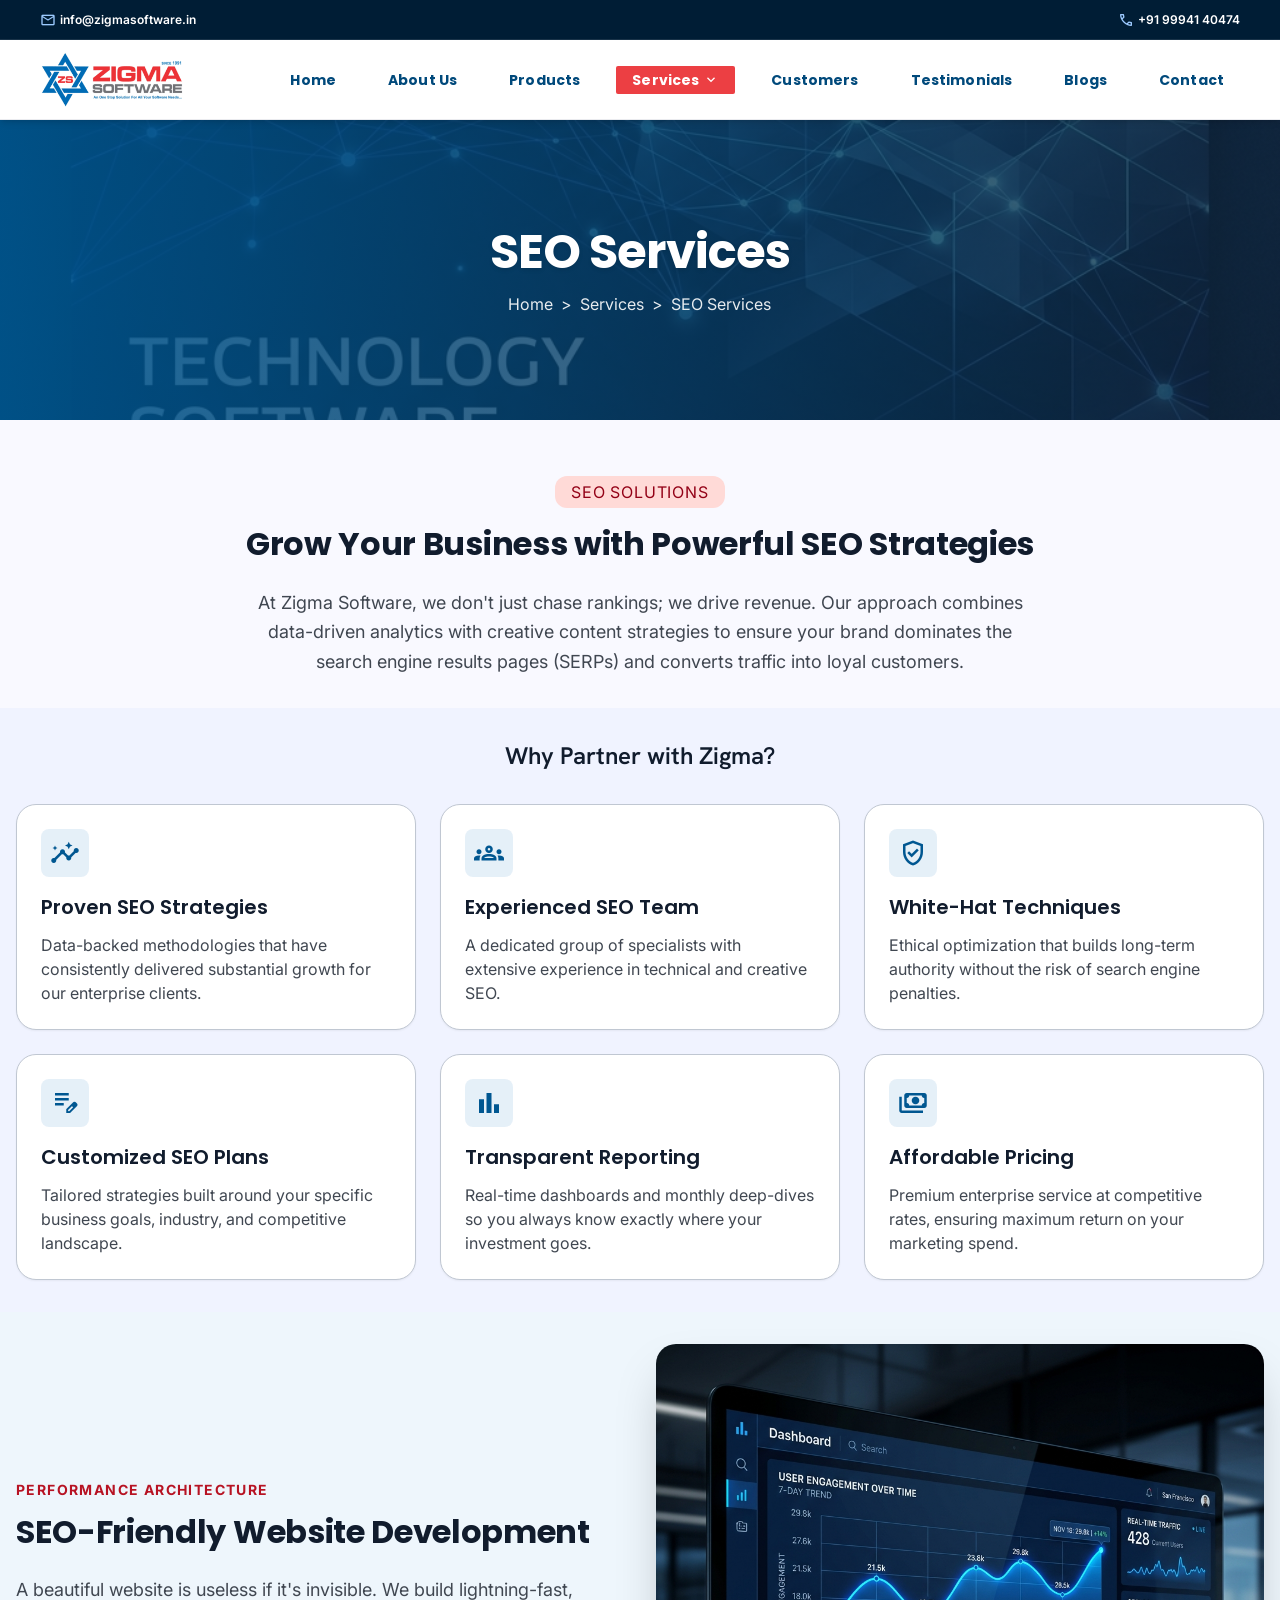
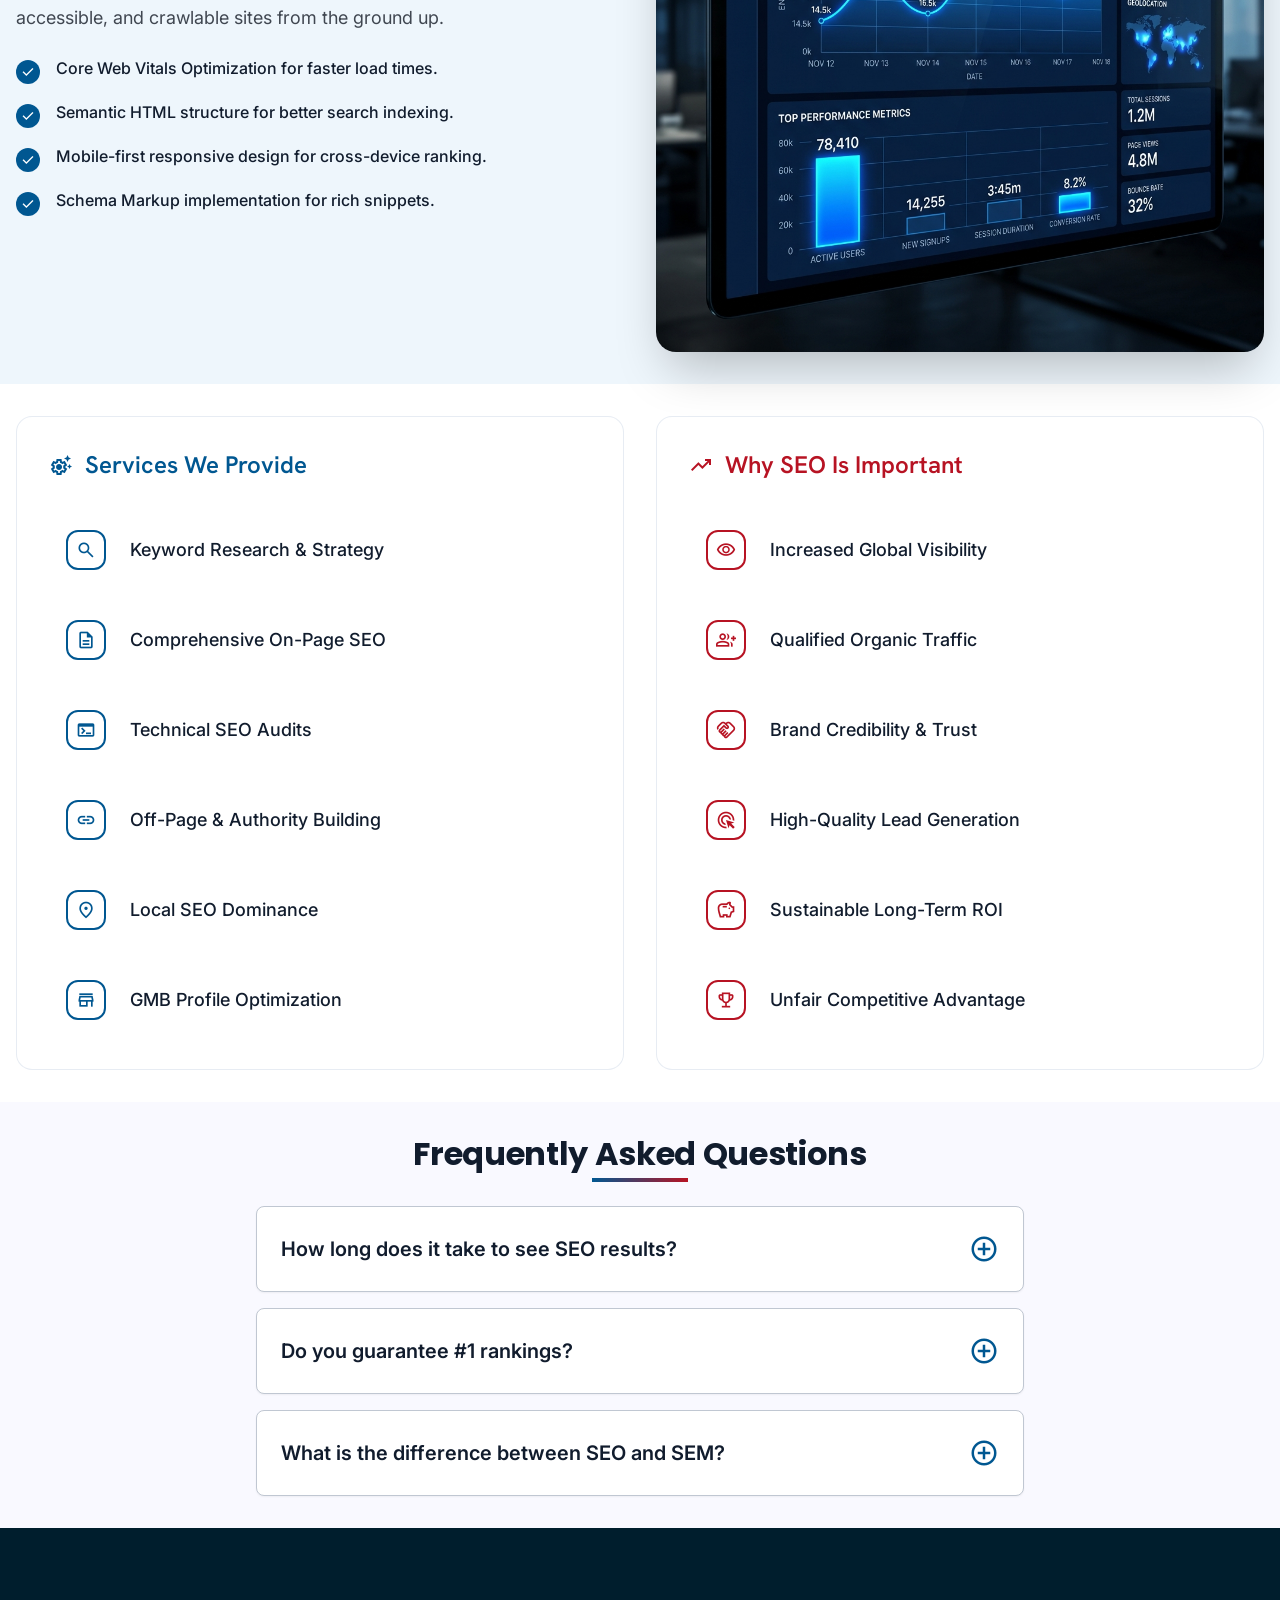
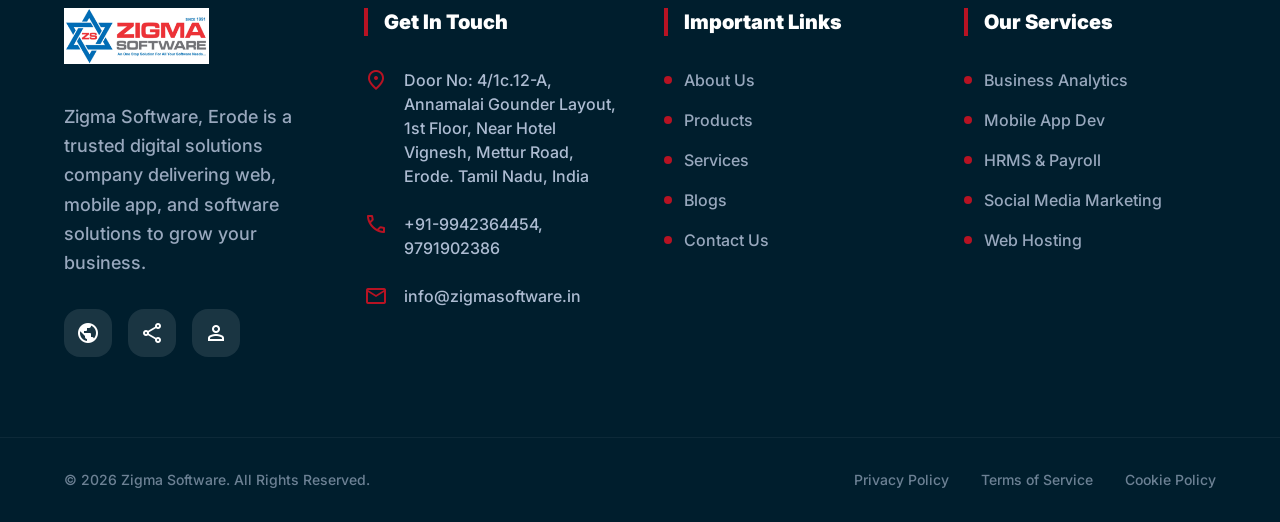
<file: seo-services.html>
<!DOCTYPE html>

<html class="scroll-smooth" lang="en"><head>
<meta charset="utf-8"/>
<meta content="width=device-width, initial-scale=1.0" name="viewport"/>
<title>SEO Services | Zigma Software</title>
<script src="assets/js/tailwind.js"></script>
<link rel="stylesheet" href="assets/css/style.css">
<link href="https://fonts.googleapis.com/css2?family=Hanken+Grotesk:wght@400;500;600;700&amp;family=Inter:wght@400;500;600;700&amp;family=Poppins:wght@600;700&amp;display=swap" rel="stylesheet"/>
<link href="https://fonts.googleapis.com/css2?family=Material+Symbols+Outlined:wght,FILL@100..700,0..1&amp;display=swap" rel="stylesheet"/>
<style>
        .material-symbols-outlined {
            font-variation-settings: 'FILL' 0, 'wght' 400, 'GRAD' 0, 'opsz' 24;
            display: inline-block;
            vertical-align: middle;
        }
        .glass-card {
            background: rgba(255, 255, 255, 0.8);
            backdrop-filter: blur(12px);
            border: 1px solid rgba(226, 232, 240, 0.8);
        }
        .hero-gradient {
            background: linear-gradient(135deg, #001d35 0%, #005791 100%);
        }
        .text-shadow-sm { text-shadow: 0 2px 4px rgba(0,0,0,0.1); }
        .wave-divider {
            aspect-ratio: 960/100;
            width: 100%;
            background-repeat: no-repeat;
            background-position: center;
            background-size: cover;
        }
    </style>
<script id="tailwind-config">
        tailwind.config = {
        "darkMode": "class",
        "theme": {
                "extend": {
                        "colors": {
                                "on-error-container": "#93000a",
                                "on-secondary-fixed-variant": "#930016",
                                "background": "#f9f9ff",
                                "on-secondary-fixed": "#410005",
                                "primary-container": "#0670b7",
                                "on-tertiary-container": "#4e3d00",
                                "on-surface": "#111c2d",
                                "on-primary-container": "#e6f0ff",
                                "surface-variant": "#d8e3fb",
                                "surface-container-high": "#dee8ff",
                                "surface-container-lowest": "#ffffff",
                                "primary-fixed": "#d0e4ff",
                                "on-tertiary-fixed": "#241a00",
                                "tertiary-container": "#cca72f",
                                "surface-container": "#e7eeff",
                                "secondary-container": "#db3238",
                                "inverse-surface": "#263143",
                                "surface-dim": "#cfdaf2",
                                "on-background": "#111c2d",
                                "on-secondary": "#ffffff",
                                "on-secondary-container": "#fffbff",
                                "on-primary-fixed": "#001d35",
                                "surface-bright": "#f9f9ff",
                                "surface-container-low": "#f0f3ff",
                                "primary-fixed-dim": "#9ccaff",
                                "secondary-fixed": "#ffdad7",
                                "on-tertiary": "#ffffff",
                                "on-error": "#ffffff",
                                "on-surface-variant": "#404751",
                                "error-container": "#ffdad6",
                                "primary": "#005791",
                                "tertiary": "#735c00",
                                "secondary": "#b71323",
                                "outline-variant": "#c0c7d2",
                                "tertiary-fixed-dim": "#e9c349",
                                "on-tertiary-fixed-variant": "#574500",
                                "inverse-on-surface": "#ecf1ff",
                                "inverse-primary": "#9ccaff",
                                "tertiary-fixed": "#ffe088",
                                "secondary-fixed-dim": "#ffb3ae",
                                "on-primary": "#ffffff",
                                "surface": "#f9f9ff",
                                "error": "#ba1a1a",
                                "on-primary-fixed-variant": "#00497b",
                                "surface-tint": "#0062a1",
                                "surface-container-highest": "#d8e3fb",
                                "outline": "#717882"
                        },
                        "borderRadius": {
                                "DEFAULT": "0.125rem",
                                "lg": "0.25rem",
                                "xl": "0.5rem",
                                "full": "0.75rem"
                        },
                        "spacing": {

                          "gutter": "24px",

                          "margin-desktop": "64px",

                          "margin-mobile": "16px",

                          "base": "8px",

                          "container-max": "1280px",

                          "container-margin-desktop": "40px",

                          "container-margin-mobile": "16px",

                          "xs": "4px",

                          "sm": "12px",

                          "md": "16px",

                          "lg": "24px",

                          "xl": "32px"

                        },
                        "fontFamily": {
                                "poppins": [
                                        "Poppins",
                                        "sans-serif"
                                ],
                                "headline-md": [
                                        "Hanken Grotesk"
                                ],
                                "label-sm": [
                                        "Inter"
                                ],
                                "headline-lg-mobile": [
                                        "Hanken Grotesk"
                                ],
                                "label-md": [
                                        "Inter"
                                ],
                                "body-lg": [
                                        "Inter"
                                ],
                                "title-lg": [
                                        "Poppins"
                                ],
                                "body-md": [
                                        "Inter"
                                ],
                                "headline-lg": [
                                        "Poppins"
                                ],
                                "display-lg": [
                                        "Poppins"
                                ]
                        },
                        "fontSize": {
                                "headline-md": [
                                        "24px",
                                        {
                                                "lineHeight": "32px",
                                                "fontWeight": "600"
                                        }
                                ],
                                "label-sm": [
                                        "12px",
                                        {
                                                "lineHeight": "16px",
                                                "fontWeight": "600"
                                        }
                                ],
                                "headline-lg-mobile": [
                                        "28px",
                                        {
                                                "lineHeight": "36px",
                                                "fontWeight": "700"
                                        }
                                ],
                                "label-md": [
                                        "14px",
                                        {
                                                "lineHeight": "20px",
                                                "letterSpacing": "0.01em",
                                                "fontWeight": "500"
                                        }
                                ],
                                "body-lg": [
                                        "18px",
                                        {
                                                "lineHeight": "28px",
                                                "fontWeight": "400"
                                        }
                                ],
                                "title-lg": [
                                        "20px",
                                        {
                                                "lineHeight": "28px",
                                                "fontWeight": "600"
                                        }
                                ],
                                "body-md": [
                                        "16px",
                                        {
                                                "lineHeight": "24px",
                                                "fontWeight": "400"
                                        }
                                ],
                                "headline-lg": [
                                        "32px",
                                        {
                                                "lineHeight": "40px",
                                                "letterSpacing": "-0.01em",
                                                "fontWeight": "700"
                                        }
                                ],
                                "display-lg": [
                                        "48px",
                                        {
                                                "lineHeight": "56px",
                                                "letterSpacing": "-0.02em",
                                                "fontWeight": "700"
                                        }
                                ]
                        }
                }
        }
}
    </script>
<style>
    body {
      min-height: max(884px, 100dvh);
    }
  </style>
  </head>
<body class="bg-background text-on-background font-body-md selection:bg-primary-fixed selection:text-on-primary-fixed font-inter">
<!-- Top Contact Bar -->
<div class="hidden md:flex bg-[#001D35] text-white h-10 px-container-margin-desktop items-center justify-between text-label-sm font-label-sm relative z-50 border-b border-white/10">
<div class="flex items-center gap-md">
<span class="flex items-center gap-xs"><span class="material-symbols-outlined text-[16px] text-primary-fixed-dim">mail</span> info@zigmasoftware.in</span>
</div>
<div class="flex items-center gap-md">
<span class="flex items-center gap-xs"><span class="material-symbols-outlined text-[16px] text-primary-fixed-dim">call</span> +91 99941 40474</span>
</div>
</div>
<!-- Navigation Header -->
<nav class="sticky top-0 w-full z-50 bg-white shadow-md border-b border-gray-200/80 h-20 flex items-center" id="main-nav">
<div class="max-w-[1280px] mx-auto w-full px-container-margin-desktop flex items-center justify-between h-full">
<a href="index.html" class="flex items-center gap-base cursor-pointer shrink-0">
<img src="assets/images/logo.png" alt="Zigma Software Logo" class="h-14 w-auto object-contain">
</a>
<div class="hidden lg:flex nav-links items-center gap-md xl:gap-xl font-poppins text-label-md h-full">
<a class="text-[#00497b] hover:text-[#EC3F43] transition-all duration-200 px-md py-xs rounded font-bold bg-transparent whitespace-nowrap" href="index.html">Home</a>
<a class="text-[#00497b] hover:text-[#EC3F43] transition-all duration-200 px-md py-xs rounded font-bold bg-transparent whitespace-nowrap" href="about.html">About Us</a>
<a class="text-[#00497b] hover:text-[#EC3F43] transition-all duration-200 px-md py-xs rounded font-bold bg-transparent whitespace-nowrap" href="products.html">Products</a>
<!-- Services Dropdown container -->
<div class="relative group h-full flex items-center">
  <button class="text-[#00497b] hover:text-[#EC3F43] transition-all duration-200 px-md py-xs rounded font-bold bg-transparent flex items-center gap-xs focus:outline-none whitespace-nowrap">
    <span>Services</span>
    <span class="material-symbols-outlined text-[16px] transition-transform duration-200 group-hover:rotate-180 font-bold">expand_more</span>
  </button>
  <!-- Dropdown Menu -->
  <div class="absolute top-full left-0 w-64 rounded-md shadow-lg bg-white ring-1 ring-black ring-opacity-5 opacity-0 invisible group-hover:opacity-100 group-hover:visible transition-all duration-200 z-50 py-1 text-left">
    <a href="web-development.html" class="block px-4 py-2.5 text-sm text-gray-700 hover:bg-gray-100 hover:text-primary whitespace-nowrap" role="menuitem">Web Design & Development</a>
    <a href="mobile-development.html" class="block px-4 py-2.5 text-sm text-gray-700 hover:bg-gray-100 hover:text-primary whitespace-nowrap" role="menuitem">Mobile App Development</a>
    <a href="seo-services.html" class="block px-4 py-2.5 text-sm text-gray-700 hover:bg-gray-100 hover:text-primary whitespace-nowrap" role="menuitem">SEO Services</a>
        <a href="social-marketing.html" class="block px-4 py-2.5 text-sm text-gray-700 hover:bg-gray-100 hover:text-primary whitespace-nowrap" role="menuitem">Social Media Marketing</a>
    <a href="software-support.html" class="block px-4 py-2.5 text-sm text-gray-700 hover:bg-gray-100 hover:text-primary whitespace-nowrap" role="menuitem">Software Support</a>
  </div>
</div>
<a class="text-[#00497b] hover:text-[#EC3F43] transition-all duration-200 px-md py-xs rounded font-bold bg-transparent whitespace-nowrap" href="customer.html">Customers</a>
<a class="text-[#00497b] hover:text-[#EC3F43] transition-all duration-200 px-md py-xs rounded font-bold bg-transparent whitespace-nowrap" href="testimonials.html">Testimonials</a>
<a class="text-[#00497b] hover:text-[#EC3F43] transition-all duration-200 px-md py-xs rounded font-bold bg-transparent whitespace-nowrap" href="blog.html">Blogs</a>
<a href="contact.html" class="text-[#00497b] hover:text-[#EC3F43] transition-all duration-200 px-md py-xs rounded font-bold bg-transparent whitespace-nowrap">Contact</a>
</div>
<button class="lg:hidden text-[#00497b]" id="mobile-menu-toggle">
<span class="material-symbols-outlined">menu</span>
</button>
</div>
</nav>

<!-- Mobile Menu (Overlay) -->
<div class="fixed inset-0 z-[100] bg-[#001D35]/95 hidden lg:hidden flex flex-col items-center justify-center gap-lg text-white text-title-lg font-bold" id="mobile-menu">
<button class="absolute top-6 right-6 text-white" id="mobile-menu-close">
<span class="material-symbols-outlined text-[32px]">close</span>
</button>
<a class="hover:text-secondary transition-colors" href="index.html">Home</a>
<a class="hover:text-secondary transition-colors" href="about.html">About Us</a>
<a class="hover:text-secondary transition-colors" href="products.html">Products</a>
<div class="flex flex-col items-center gap-sm">
  <span class="text-white/60 text-sm uppercase tracking-wider">Services</span>
  <a class="text-white hover:text-secondary text-base transition-colors" href="web-development.html">Web Design & Development</a>
  <a class="text-white hover:text-secondary text-base transition-colors" href="mobile-development.html">Mobile App Development</a>
  <a class="text-white hover:text-secondary text-base transition-colors" href="seo-services.html">SEO Services</a>
          <a class="text-white hover:text-secondary text-base transition-colors" href="social-marketing.html">Social Media Marketing</a>
  <a class="text-white hover:text-secondary text-base transition-colors" href="software-support.html">Software Support</a>
</div>
<a class="hover:text-secondary transition-colors" href="customer.html">Customers</a>
<a class="hover:text-secondary transition-colors" href="testimonials.html">Testimonials</a>
<a class="hover:text-secondary transition-colors" href="blog.html">Blogs</a>
<a href="contact.html" class="bg-[#EC3F43] text-white px-xl py-md rounded-full font-semibold hover:brightness-110 transition-all mt-md">Contact</a>
</div>
<main>
<!-- Hero Banner -->
<section class="relative h-[300px] flex flex-col items-center justify-center text-center overflow-hidden">
<div class="absolute inset-0 z-0">
<img class="w-full h-full object-cover" src="assets/images/tech_banner_bg.png" alt="SEO Services Hero">
<div class="absolute inset-0 bg-gradient-to-r from-[#005791]/90 to-[#111c2d]/70"></div>
</div>
<div class="relative z-10 text-white">
<h1 class="font-display-lg text-display-lg mb-sm text-shadow-sm">SEO Services</h1>
<p class="font-label-md opacity-90"><a href="index.html" class="hover:underline">Home</a> <span class="mx-xs">&gt;</span> Services <span class="mx-xs">&gt;</span> SEO Services</p>
</div>
</section>
<!-- Introduction -->
<section class="py-xl px-container-margin-mobile md:px-container-desktop max-w-[1280px] mx-auto text-center mt-lg">
<span class="inline-block px-md py-xs bg-secondary-fixed text-on-secondary-fixed-variant font-label-md rounded-full mb-md tracking-wider">SEO SOLUTIONS</span>
<h2 class="text-headline-lg-mobile md:text-headline-lg font-headline-lg text-on-surface mb-lg">Grow Your Business with Powerful SEO Strategies</h2>
<p class="text-body-lg text-on-surface-variant max-w-3xl mx-auto leading-relaxed">
            At Zigma Software, we don't just chase rankings; we drive revenue. Our approach combines data-driven analytics with creative content strategies to ensure your brand dominates the search engine results pages (SERPs) and converts traffic into loyal customers.
        </p>
</section>
<!-- Why Choose Us -->
<section class="py-xl bg-surface-container-low">
<div class="px-container-margin-mobile md:px-container-desktop max-w-[1280px] mx-auto">
<h3 class="text-headline-md font-headline-md text-center mb-xl text-on-surface">Why Partner with Zigma?</h3>
<div class="grid grid-cols-1 md:grid-cols-3 gap-lg">
<!-- Card 1 -->
<div class="bg-surface-container-lowest p-lg rounded-[20px] shadow-sm border border-outline-variant hover:shadow-lg hover:-translate-y-1 transition-all duration-300">
<div class="w-12 h-12 rounded-xl bg-primary-container/10 flex items-center justify-center mb-md">
<span class="material-symbols-outlined text-primary text-3xl" data-icon="insights">insights</span>
</div>
<h4 class="text-title-lg font-title-lg mb-sm text-on-surface">Proven SEO Strategies</h4>
<p class="text-on-surface-variant text-body-md">Data-backed methodologies that have consistently delivered substantial growth for our enterprise clients.</p>
</div>
<!-- Card 2 -->
<div class="bg-surface-container-lowest p-lg rounded-[20px] shadow-sm border border-outline-variant hover:shadow-lg hover:-translate-y-1 transition-all duration-300">
<div class="w-12 h-12 rounded-xl bg-primary-container/10 flex items-center justify-center mb-md">
<span class="material-symbols-outlined text-primary text-3xl" data-icon="groups">groups</span>
</div>
<h4 class="text-title-lg font-title-lg mb-sm text-on-surface">Experienced SEO Team</h4>
<p class="text-on-surface-variant text-body-md">A dedicated group of specialists with extensive experience in technical and creative SEO.</p>
</div>
<!-- Card 3 -->
<div class="bg-surface-container-lowest p-lg rounded-[20px] shadow-sm border border-outline-variant hover:shadow-lg hover:-translate-y-1 transition-all duration-300">
<div class="w-12 h-12 rounded-xl bg-primary-container/10 flex items-center justify-center mb-md">
<span class="material-symbols-outlined text-primary text-3xl" data-icon="verified_user">verified_user</span>
</div>
<h4 class="text-title-lg font-title-lg mb-sm text-on-surface">White-Hat Techniques</h4>
<p class="text-on-surface-variant text-body-md">Ethical optimization that builds long-term authority without the risk of search engine penalties.</p>
</div>
<!-- Card 4 -->
<div class="bg-surface-container-lowest p-lg rounded-[20px] shadow-sm border border-outline-variant hover:shadow-lg hover:-translate-y-1 transition-all duration-300">
<div class="w-12 h-12 rounded-xl bg-primary-container/10 flex items-center justify-center mb-md">
<span class="material-symbols-outlined text-primary text-3xl" data-icon="edit_note">edit_note</span>
</div>
<h4 class="text-title-lg font-title-lg mb-sm text-on-surface">Customized SEO Plans</h4>
<p class="text-on-surface-variant text-body-md">Tailored strategies built around your specific business goals, industry, and competitive landscape.</p>
</div>
<!-- Card 5 -->
<div class="bg-surface-container-lowest p-lg rounded-[20px] shadow-sm border border-outline-variant hover:shadow-lg hover:-translate-y-1 transition-all duration-300">
<div class="w-12 h-12 rounded-xl bg-primary-container/10 flex items-center justify-center mb-md">
<span class="material-symbols-outlined text-primary text-3xl" data-icon="bar_chart">bar_chart</span>
</div>
<h4 class="text-title-lg font-title-lg mb-sm text-on-surface">Transparent Reporting</h4>
<p class="text-on-surface-variant text-body-md">Real-time dashboards and monthly deep-dives so you always know exactly where your investment goes.</p>
</div>
<!-- Card 6 -->
<div class="bg-surface-container-lowest p-lg rounded-[20px] shadow-sm border border-outline-variant hover:shadow-lg hover:-translate-y-1 transition-all duration-300">
<div class="w-12 h-12 rounded-xl bg-primary-container/10 flex items-center justify-center mb-md">
<span class="material-symbols-outlined text-primary text-3xl" data-icon="payments">payments</span>
</div>
<h4 class="text-title-lg font-title-lg mb-sm text-on-surface">Affordable Pricing</h4>
<p class="text-on-surface-variant text-body-md">Premium enterprise service at competitive rates, ensuring maximum return on your marketing spend.</p>
</div>
</div>
</div>
</section>
<!-- SEO-Friendly Website Development -->
<section class="py-xl bg-[#EEF6FC]">
<div class="px-container-margin-mobile md:px-container-desktop max-w-[1280px] mx-auto grid grid-cols-1 md:grid-cols-2 gap-xl items-center">
<div class="order-2 md:order-1">
<span class="text-secondary font-bold text-label-md tracking-widest uppercase mb-sm block">Performance Architecture</span>
<h2 class="text-headline-lg-mobile md:text-headline-lg font-headline-lg text-on-surface mb-lg">SEO-Friendly Website Development</h2>
<p class="text-body-lg text-on-surface-variant mb-lg">A beautiful website is useless if it's invisible. We build lightning-fast, accessible, and crawlable sites from the ground up.</p>
<ul class="space-y-md">
<li class="flex items-start gap-md">
<div class="w-6 h-6 rounded-full bg-primary flex items-center justify-center mt-1 flex-shrink-0">
<span class="material-symbols-outlined text-white text-[16px]" data-icon="check">check</span>
</div>
<span class="text-on-surface font-medium">Core Web Vitals Optimization for faster load times.</span>
</li>
<li class="flex items-start gap-md">
<div class="w-6 h-6 rounded-full bg-primary flex items-center justify-center mt-1 flex-shrink-0">
<span class="material-symbols-outlined text-white text-[16px]" data-icon="check">check</span>
</div>
<span class="text-on-surface font-medium">Semantic HTML structure for better search indexing.</span>
</li>
<li class="flex items-start gap-md">
<div class="w-6 h-6 rounded-full bg-primary flex items-center justify-center mt-1 flex-shrink-0">
<span class="material-symbols-outlined text-white text-[16px]" data-icon="check">check</span>
</div>
<span class="text-on-surface font-medium">Mobile-first responsive design for cross-device ranking.</span>
</li>
<li class="flex items-start gap-md">
<div class="w-6 h-6 rounded-full bg-primary flex items-center justify-center mt-1 flex-shrink-0">
<span class="material-symbols-outlined text-white text-[16px]" data-icon="check">check</span>
</div>
<span class="text-on-surface font-medium">Schema Markup implementation for rich snippets.</span>
</li>
</ul>
</div>
<div class="order-1 md:order-2">
<div class="rounded-[20px] overflow-hidden shadow-2xl">
<img class="w-full h-auto object-cover transform hover:scale-105 transition-transform duration-700" data-alt="A clean, professional workspace displaying a laptop screen with high-level SEO analytics and performance charts. The environment is a bright, modern corporate office with soft natural lighting coming from large windows. The desk is minimalist with a notebook and a coffee cup, maintaining a Royal Blue and White color scheme that feels reliable and sophisticated." src="assets/images/analytics_dashboard.png"/>
</div>
</div>
</div>
</section>
<!-- Services We Provide / Why SEO Is Important -->
<section class="py-xl bg-white">
<div class="px-container-margin-mobile md:px-container-desktop max-w-[1280px] mx-auto grid grid-cols-1 md:grid-cols-2 gap-xl">
<!-- Left: Services -->
<div class="glass-card p-xl rounded-2xl">
<h3 class="text-headline-md font-headline-md text-primary mb-xl flex items-center gap-sm">
<span class="material-symbols-outlined" data-icon="settings_suggest">settings_suggest</span>
                    Services We Provide
                </h3>
<div class="grid grid-cols-1 gap-md">
<div class="flex items-center gap-lg p-md hover:bg-surface-container-low transition-colors rounded-xl border border-transparent hover:border-outline-variant">
<div class="w-10 h-10 rounded-full border-2 border-primary flex items-center justify-center">
<span class="material-symbols-outlined text-primary text-xl" data-icon="search">search</span>
</div>
<span class="text-body-lg font-medium text-on-surface">Keyword Research &amp; Strategy</span>
</div>
<div class="flex items-center gap-lg p-md hover:bg-surface-container-low transition-colors rounded-xl border border-transparent hover:border-outline-variant">
<div class="w-10 h-10 rounded-full border-2 border-primary flex items-center justify-center">
<span class="material-symbols-outlined text-primary text-xl" data-icon="description">description</span>
</div>
<span class="text-body-lg font-medium text-on-surface">Comprehensive On-Page SEO</span>
</div>
<div class="flex items-center gap-lg p-md hover:bg-surface-container-low transition-colors rounded-xl border border-transparent hover:border-outline-variant">
<div class="w-10 h-10 rounded-full border-2 border-primary flex items-center justify-center">
<span class="material-symbols-outlined text-primary text-xl" data-icon="terminal">terminal</span>
</div>
<span class="text-body-lg font-medium text-on-surface">Technical SEO Audits</span>
</div>
<div class="flex items-center gap-lg p-md hover:bg-surface-container-low transition-colors rounded-xl border border-transparent hover:border-outline-variant">
<div class="w-10 h-10 rounded-full border-2 border-primary flex items-center justify-center">
<span class="material-symbols-outlined text-primary text-xl" data-icon="link">link</span>
</div>
<span class="text-body-lg font-medium text-on-surface">Off-Page &amp; Authority Building</span>
</div>
<div class="flex items-center gap-lg p-md hover:bg-surface-container-low transition-colors rounded-xl border border-transparent hover:border-outline-variant">
<div class="w-10 h-10 rounded-full border-2 border-primary flex items-center justify-center">
<span class="material-symbols-outlined text-primary text-xl" data-icon="location_on">location_on</span>
</div>
<span class="text-body-lg font-medium text-on-surface">Local SEO Dominance</span>
</div>
<div class="flex items-center gap-lg p-md hover:bg-surface-container-low transition-colors rounded-xl border border-transparent hover:border-outline-variant">
<div class="w-10 h-10 rounded-full border-2 border-primary flex items-center justify-center">
<span class="material-symbols-outlined text-primary text-xl" data-icon="store">store</span>
</div>
<span class="text-body-lg font-medium text-on-surface">GMB Profile Optimization</span>
</div>
</div>
</div>
<!-- Right: Importance -->
<div class="glass-card p-xl rounded-2xl">
<h3 class="text-headline-md font-headline-md text-secondary mb-xl flex items-center gap-sm">
<span class="material-symbols-outlined" data-icon="trending_up">trending_up</span>
                    Why SEO Is Important
                </h3>
<div class="grid grid-cols-1 gap-md">
<div class="flex items-center gap-lg p-md hover:bg-surface-container-low transition-colors rounded-xl border border-transparent hover:border-outline-variant">
<div class="w-10 h-10 rounded-full border-2 border-secondary flex items-center justify-center">
<span class="material-symbols-outlined text-secondary text-xl" data-icon="visibility">visibility</span>
</div>
<span class="text-body-lg font-medium text-on-surface">Increased Global Visibility</span>
</div>
<div class="flex items-center gap-lg p-md hover:bg-surface-container-low transition-colors rounded-xl border border-transparent hover:border-outline-variant">
<div class="w-10 h-10 rounded-full border-2 border-secondary flex items-center justify-center">
<span class="material-symbols-outlined text-secondary text-xl" data-icon="group_add">group_add</span>
</div>
<span class="text-body-lg font-medium text-on-surface">Qualified Organic Traffic</span>
</div>
<div class="flex items-center gap-lg p-md hover:bg-surface-container-low transition-colors rounded-xl border border-transparent hover:border-outline-variant">
<div class="w-10 h-10 rounded-full border-2 border-secondary flex items-center justify-center">
<span class="material-symbols-outlined text-secondary text-xl" data-icon="handshake">handshake</span>
</div>
<span class="text-body-lg font-medium text-on-surface">Brand Credibility &amp; Trust</span>
</div>
<div class="flex items-center gap-lg p-md hover:bg-surface-container-low transition-colors rounded-xl border border-transparent hover:border-outline-variant">
<div class="w-10 h-10 rounded-full border-2 border-secondary flex items-center justify-center">
<span class="material-symbols-outlined text-secondary text-xl" data-icon="ads_click">ads_click</span>
</div>
<span class="text-body-lg font-medium text-on-surface">High-Quality Lead Generation</span>
</div>
<div class="flex items-center gap-lg p-md hover:bg-surface-container-low transition-colors rounded-xl border border-transparent hover:border-outline-variant">
<div class="w-10 h-10 rounded-full border-2 border-secondary flex items-center justify-center">
<span class="material-symbols-outlined text-secondary text-xl" data-icon="savings">savings</span>
</div>
<span class="text-body-lg font-medium text-on-surface">Sustainable Long-Term ROI</span>
</div>
<div class="flex items-center gap-lg p-md hover:bg-surface-container-low transition-colors rounded-xl border border-transparent hover:border-outline-variant">
<div class="w-10 h-10 rounded-full border-2 border-secondary flex items-center justify-center">
<span class="material-symbols-outlined text-secondary text-xl" data-icon="trophy">trophy</span>
</div>
<span class="text-body-lg font-medium text-on-surface">Unfair Competitive Advantage</span>
</div>
</div>
</div>
</div>
</section>
<!-- FAQ Section -->
<section class="py-xl bg-background">
<div class="px-container-margin-mobile md:px-container-desktop max-w-[800px] mx-auto">
<div class="text-center mb-xl">
<h2 class="text-headline-lg font-headline-lg text-on-surface inline-block relative">
                    Frequently Asked Questions
                    <span class="absolute -bottom-2 left-1/2 -translate-x-1/2 w-24 h-1 bg-gradient-to-r from-primary to-secondary"></span>
</h2>
</div>
<div class="space-y-md">
<!-- Accordion 1 -->
<div class="bg-surface-container-lowest rounded-xl border border-outline-variant shadow-sm transition-all overflow-hidden group">
<button class="w-full flex items-center justify-between p-lg text-left" onclick="this.nextElementSibling.classList.toggle('hidden'); this.querySelector('.toggle-icon').textContent = this.nextElementSibling.classList.contains('hidden') ? 'add_circle' : 'do_not_disturb_on'">
<span class="text-title-lg text-on-surface font-semibold">How long does it take to see SEO results?</span>
<span class="material-symbols-outlined text-primary toggle-icon text-3xl" data-icon="add_circle">add_circle</span>
</button>
<div class="hidden px-lg pb-lg text-body-md text-on-surface-variant animate-fade-in">
                        Typically, initial results can be seen within 3-6 months. However, SEO is a long-term strategy, and significant growth in authority and competitive rankings usually occurs between 6-12 months of consistent optimization.
                    </div>
</div>
<!-- Accordion 2 -->
<div class="bg-surface-container-lowest rounded-xl border border-outline-variant shadow-sm transition-all overflow-hidden group">
<button class="w-full flex items-center justify-between p-lg text-left" onclick="this.nextElementSibling.classList.toggle('hidden'); this.querySelector('.toggle-icon').textContent = this.nextElementSibling.classList.contains('hidden') ? 'add_circle' : 'do_not_disturb_on'">
<span class="text-title-lg text-on-surface font-semibold">Do you guarantee #1 rankings?</span>
<span class="material-symbols-outlined text-primary toggle-icon text-3xl" data-icon="add_circle">add_circle</span>
</button>
<div class="hidden px-lg pb-lg text-body-md text-on-surface-variant">
                        No ethical SEO agency can guarantee a #1 ranking as search algorithms change constantly. However, we guarantee best-in-class methodologies and have a proven track record of placing our clients on the first page of Google.
                    </div>
</div>
<!-- Accordion 3 -->
<div class="bg-surface-container-lowest rounded-xl border border-outline-variant shadow-sm transition-all overflow-hidden group">
<button class="w-full flex items-center justify-between p-lg text-left" onclick="this.nextElementSibling.classList.toggle('hidden'); this.querySelector('.toggle-icon').textContent = this.nextElementSibling.classList.contains('hidden') ? 'add_circle' : 'do_not_disturb_on'">
<span class="text-title-lg text-on-surface font-semibold">What is the difference between SEO and SEM?</span>
<span class="material-symbols-outlined text-primary toggle-icon text-3xl" data-icon="add_circle">add_circle</span>
</button>
<div class="hidden px-lg pb-lg text-body-md text-on-surface-variant">
                        SEO (Search Engine Optimization) focuses on earning traffic through organic, non-paid rankings. SEM (Search Engine Marketing) involves paid strategies like PPC to gain visibility in search results. Both are part of a holistic digital strategy.
                    </div>
</div>
</div>
</div>
</section>
</main>
<!-- Footer -->
<footer class="bg-[#001e2d] pt-20 pb-8 text-on-tertiary">
<div class="grid grid-cols-1 md:grid-cols-4 gap-12 px-margin-desktop max-w-container-max mx-auto mb-20">
<div class="space-y-8">
<a href="index.html" class="inline-block"><img src="assets/images/logo.png" alt="Zigma Software Logo" class="h-14 w-auto"></a>
<p class="text-surface-variant/70 text-lg leading-relaxed font-medium">
                Zigma Software, Erode is a trusted digital solutions company delivering web, mobile app, and software solutions to grow your business.
            </p>
<div class="flex gap-4">
<a class="w-12 h-12 rounded-2xl bg-white/10 flex items-center justify-center hover:bg-secondary hover:text-white transition-all text-white" href="#">
<span class="material-symbols-outlined">public</span>
</a>
<a class="w-12 h-12 rounded-2xl bg-white/10 flex items-center justify-center hover:bg-secondary hover:text-white transition-all text-white" href="#">
<span class="material-symbols-outlined">share</span>
</a>
<a class="w-12 h-12 rounded-2xl bg-white/10 flex items-center justify-center hover:bg-secondary hover:text-white transition-all text-white" href="#">
<span class="material-symbols-outlined">person</span>
</a>
</div>
</div>
<div>
<h4 class="text-xl font-black text-white mb-8 border-l-4 border-secondary pl-4">Get In Touch</h4>
<ul class="space-y-6 text-surface-variant/80 font-medium">
<li class="flex gap-4">
<span class="material-symbols-outlined text-secondary shrink-0">location_on</span>
<span class="">Door No: 4/1c.12-A, Annamalai Gounder Layout, 1st Floor, Near Hotel Vignesh, Mettur Road, Erode. Tamil Nadu, India</span>
</li>
<li class="flex gap-4">
<span class="material-symbols-outlined text-secondary shrink-0">phone</span>
<span class="">+91-9942364454, 9791902386</span>
</li>
<li class="flex gap-4">
<span class="material-symbols-outlined text-secondary shrink-0">mail</span>
<span class="">info@zigmasoftware.in</span>
</li>
</ul>
</div>
<div>
<h4 class="text-xl font-black text-white mb-8 border-l-4 border-secondary pl-4">Important Links</h4>
<ul class="space-y-4 font-medium">
<li class=""><a class="text-surface-variant/70 hover:text-white transition-all flex items-center gap-3 group" href="about.html"><span class="w-2 h-2 bg-secondary rounded-full group-hover:w-6 transition-all"></span> About Us</a></li>
<li class=""><a class="text-surface-variant/70 hover:text-white transition-all flex items-center gap-3 group" href="products.html"><span class="w-2 h-2 bg-secondary rounded-full group-hover:w-6 transition-all"></span> Products</a></li>
<li class=""><a class="text-surface-variant/70 hover:text-white transition-all flex items-center gap-3 group" href="web-development.html"><span class="w-2 h-2 bg-secondary rounded-full group-hover:w-6 transition-all"></span> Services</a></li>
<li class=""><a class="text-surface-variant/70 hover:text-white transition-all flex items-center gap-3 group" href="blog.html"><span class="w-2 h-2 bg-secondary rounded-full group-hover:w-6 transition-all"></span> Blogs</a></li>
<li class=""><a class="text-surface-variant/70 hover:text-white transition-all flex items-center gap-3 group" href="contact.html"><span class="w-2 h-2 bg-secondary rounded-full group-hover:w-6 transition-all"></span> Contact Us</a></li>
</ul>
</div>
<div>
<h4 class="text-xl font-black text-white mb-8 border-l-4 border-secondary pl-4">Our Services</h4>
<ul class="space-y-4 font-medium">
<li class=""><a class="text-surface-variant/70 hover:text-white transition-all flex items-center gap-3 group" href="software-support.html"><span class="w-2 h-2 bg-secondary rounded-full group-hover:w-6 transition-all"></span> Business Analytics</a></li>
<li class=""><a class="text-surface-variant/70 hover:text-white transition-all flex items-center gap-3 group" href="mobile-development.html"><span class="w-2 h-2 bg-secondary rounded-full group-hover:w-6 transition-all"></span> Mobile App Dev</a></li>
<li class=""><a class="text-surface-variant/70 hover:text-white transition-all flex items-center gap-3 group" href="software-support.html"><span class="w-2 h-2 bg-secondary rounded-full group-hover:w-6 transition-all"></span> HRMS &amp; Payroll</a></li>
<li class=""><a class="text-surface-variant/70 hover:text-white transition-all flex items-center gap-3 group" href="social-marketing.html"><span class="w-2 h-2 bg-secondary rounded-full group-hover:w-6 transition-all"></span> Social Media Marketing</a></li>
<li class=""><a class="text-surface-variant/70 hover:text-white transition-all flex items-center gap-3 group" href="web-development.html"><span class="w-2 h-2 bg-secondary rounded-full group-hover:w-6 transition-all"></span> Web Hosting</a></li>
</ul>
</div>
</div>
<div class="border-t border-white/5 pt-8 px-margin-desktop max-w-container-max mx-auto flex flex-col md:flex-row justify-between items-center gap-6 text-surface-variant/50 text-sm font-medium">
<p class="">© 2026 Zigma Software. All Rights Reserved.</p>
<div class="flex gap-8">
<a class="hover:text-white transition-colors" href="#">Privacy Policy</a>
<a class="hover:text-white transition-colors" href="#">Terms of Service</a>
<a class="hover:text-white transition-colors" href="#">Cookie Policy</a>
</div>
</div>
</footer>
<script>
    // Mobile menu toggle and active path highlight logic
    document.addEventListener('DOMContentLoaded', () => {
        const mobileMenuToggle = document.getElementById('mobile-menu-toggle');
        const mobileMenuClose = document.getElementById('mobile-menu-close');
        const mobileMenu = document.getElementById('mobile-menu');
 
        if (mobileMenuToggle && mobileMenuClose && mobileMenu) {
            mobileMenuToggle.addEventListener('click', () => {
                mobileMenu.classList.remove('hidden');
            });
            mobileMenuClose.addEventListener('click', () => {
                mobileMenu.classList.add('hidden');
            });
        }

        // Active page detection and highlight
        const currentPath = window.location.pathname.split('/').pop() || 'index.html';
        const servicePaths = [
            'web-development.html',
            'mobile-development.html',
            'seo-services.html',
            /* social-marketing removed */
            'software-support.html'
        ];

        // 1. Highlight Desktop Nav Items
        const desktopLinks = document.querySelectorAll('#main-nav a, #main-nav button');
        desktopLinks.forEach(link => {
            let isActive = false;
            const href = link.getAttribute('href');
            if (href) {
                const linkPath = href.split('/').pop();
                if (linkPath === currentPath) {
                    isActive = true;
                } else if ((currentPath === '' || currentPath === '/') && linkPath === 'index.html') {
                    isActive = true;
                }
            } else {
                // Services dropdown parent button
                if (link.textContent.trim().toLowerCase().includes('services') && servicePaths.includes(currentPath)) {
                    isActive = true;
                }
            }

            if (isActive) {
                link.classList.remove('bg-transparent', 'text-[#00497b]', 'hover:text-[#EC3F43]');
                link.classList.add('bg-[#EC3F43]', 'text-white', 'hover:brightness-110');
            } else {
                link.classList.remove('bg-[#EC3F43]', 'text-white', 'hover:brightness-110');
                link.classList.add('bg-transparent', 'text-[#00497b]', 'hover:text-[#EC3F43]');
            }
        });

        // 2. Highlight Mobile Nav Items
        const mobileLinks = document.querySelectorAll('#mobile-menu a');
        mobileLinks.forEach(link => {
            let isActive = false;
            const href = link.getAttribute('href');
            if (href) {
                const linkPath = href.split('/').pop();
                if (linkPath === currentPath) {
                    isActive = true;
                } else if ((currentPath === '' || currentPath === '/') && linkPath === 'index.html') {
                    isActive = true;
                }
            }

            if (isActive) {
                if (link.classList.contains('rounded-full')) {
                    // Mobile Contact button when active
                    link.classList.add('bg-[#EC3F43]', 'text-white', 'hover:brightness-110');
                } else {
                    // Other mobile items when active
                    link.classList.add('bg-[#EC3F43]', 'text-white', 'px-6', 'py-2', 'rounded-full', 'hover:brightness-110');
                    link.classList.remove('hover:text-secondary');
                }
            } else {
                if (link.classList.contains('rounded-full') && href && href.endsWith('contact.html')) {
                    // Mobile Contact button when inactive (bordered layout)
                    link.classList.remove('bg-[#EC3F43]', 'hover:brightness-110');
                    link.classList.add('border', 'border-white/20', 'text-white', 'hover:bg-white/10');
                } else {
                    // Other mobile items when inactive
                    link.classList.remove('bg-[#EC3F43]', 'px-6', 'py-2', 'rounded-full', 'hover:brightness-110');
                    link.classList.add('hover:text-secondary');
                }
            }
        });
    });
</script>
</body></html>
</file>
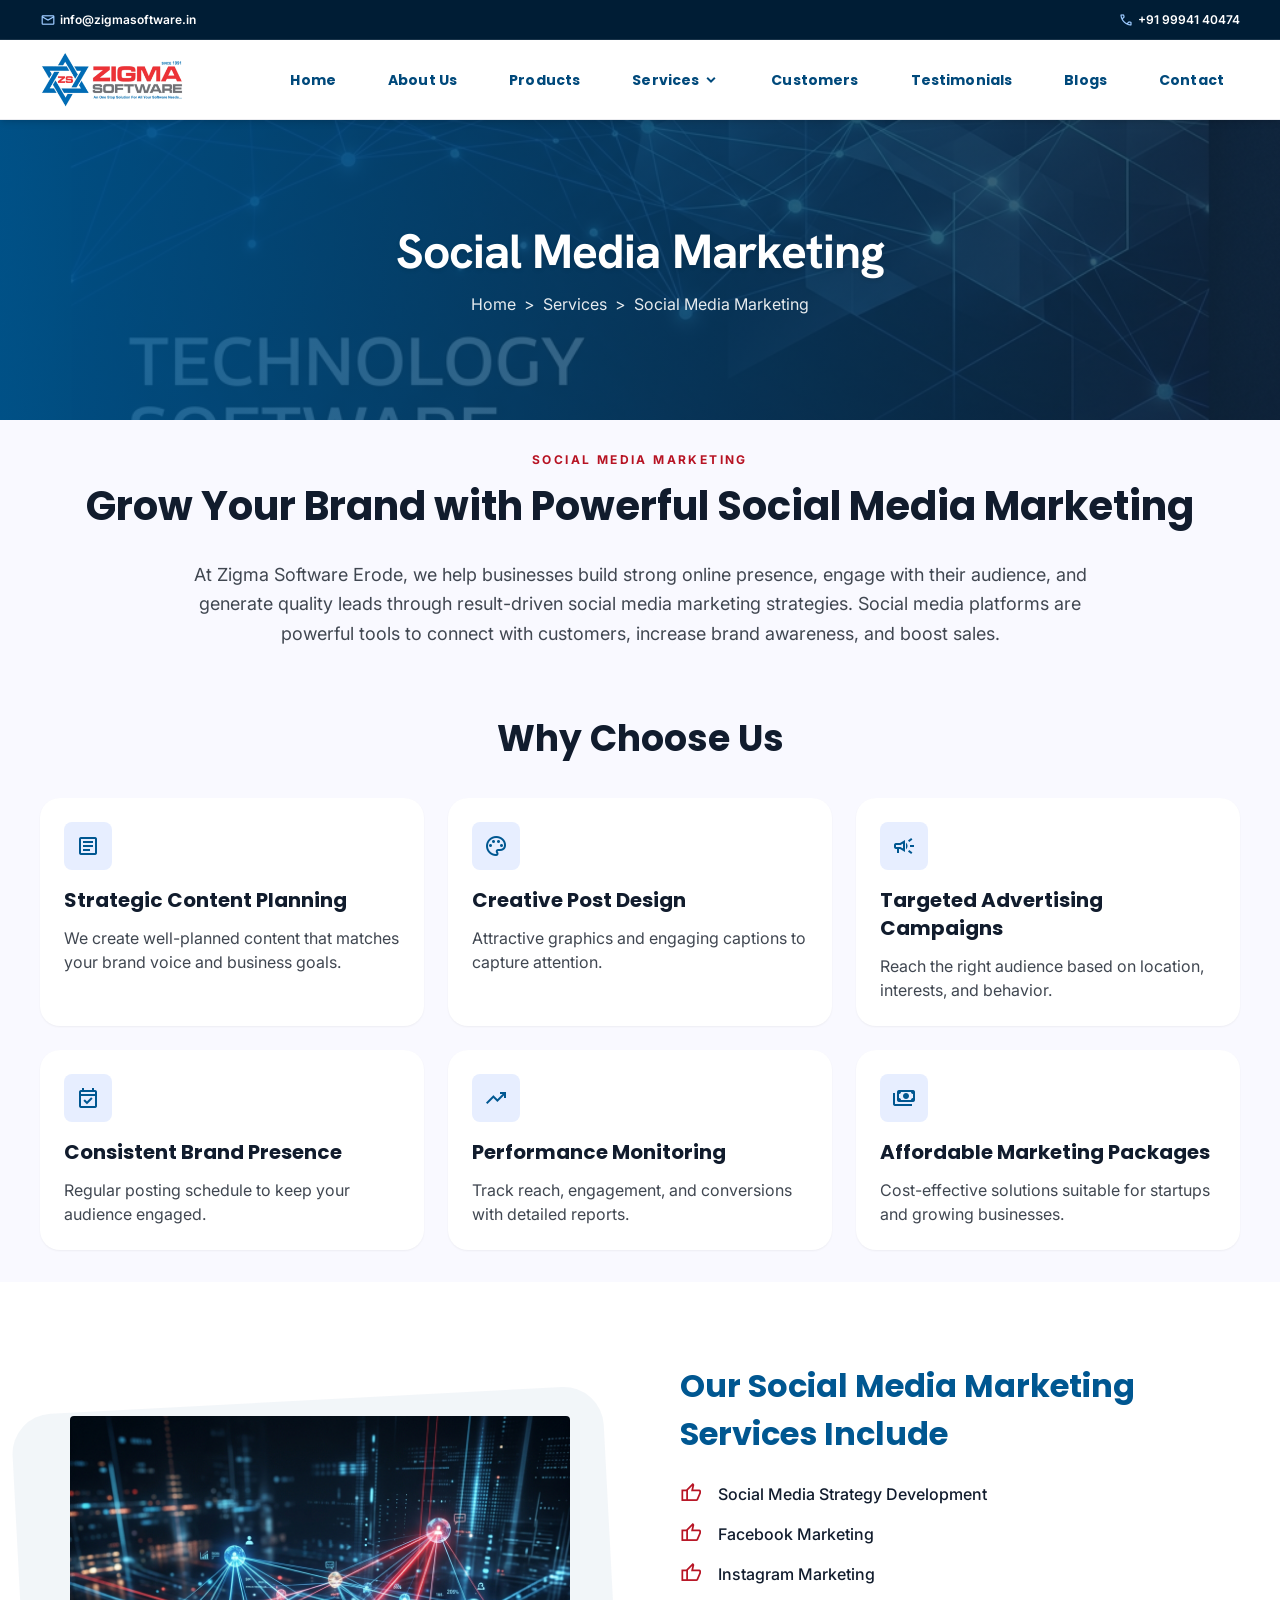
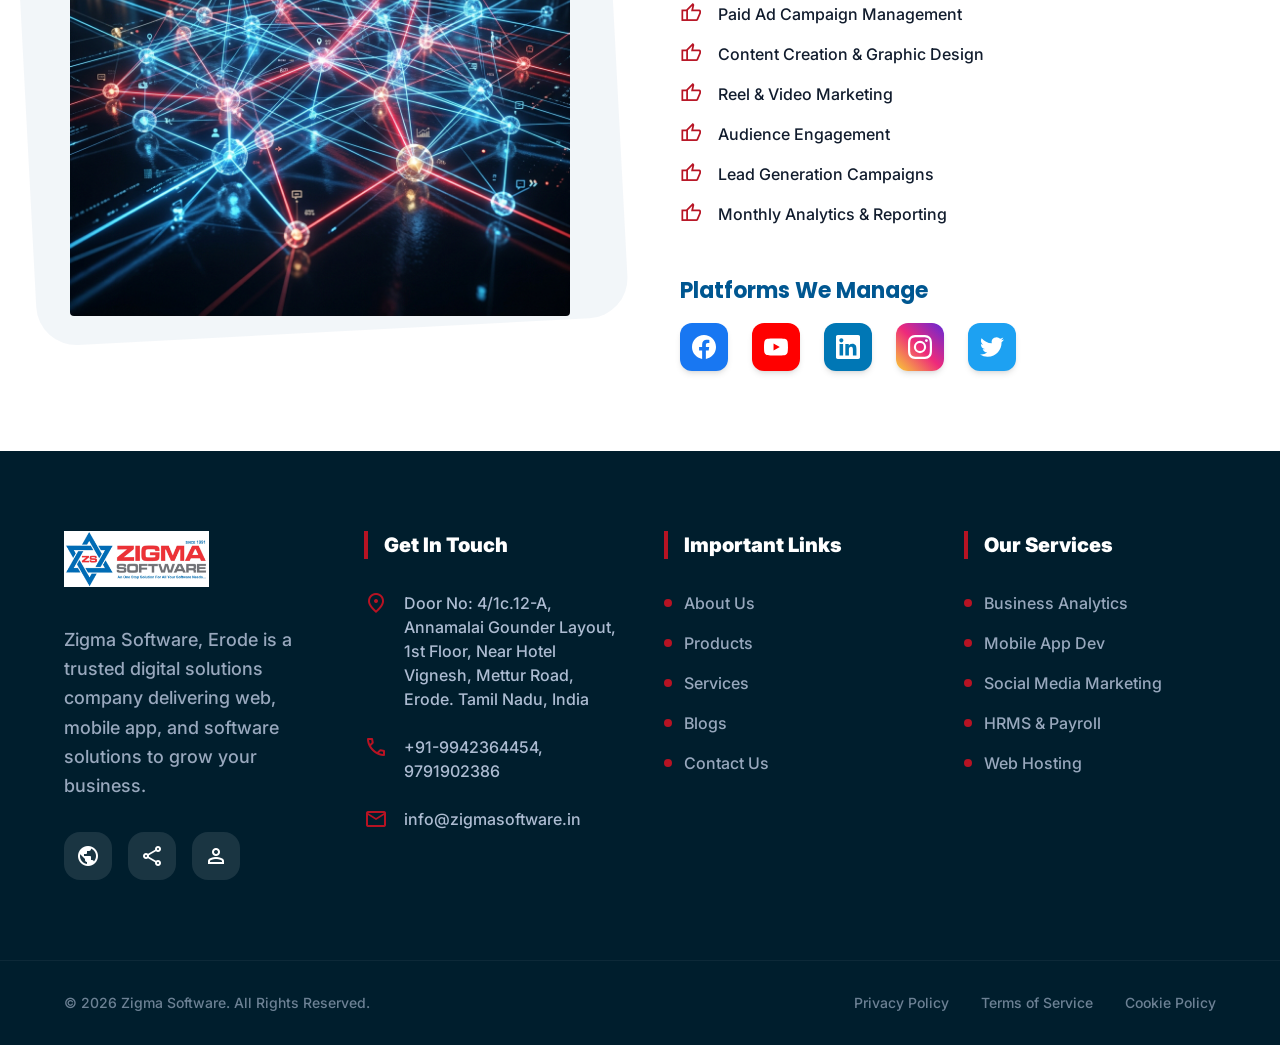
<file: social-marketing.html>
<!DOCTYPE html>
<html class="scroll-smooth" lang="en">
<head>
    <meta charset="utf-8"/>
    <meta content="width=device-width, initial-scale=1.0" name="viewport"/>
    <title>Social Media Marketing | Zigma Software</title>
    <script src="assets/js/tailwind.js"></script>
    <link rel="stylesheet" href="assets/css/style.css">
    <link href="https://fonts.googleapis.com" rel="preconnect"/>
    <link crossorigin="" href="https://fonts.gstatic.com" rel="preconnect"/>
    <link href="https://fonts.googleapis.com/css2?family=Hanken+Grotesk:wght@400;500;600;700;800&amp;family=Inter:wght@400;500;600&amp;family=Poppins:wght@400;600;700&amp;display=swap" rel="stylesheet"/>
    <link href="https://fonts.googleapis.com/css2?family=Material+Symbols+Outlined:wght,FILL@100..700,0..1&amp;display=swap" rel="stylesheet"/>
    <style>
        .font-poppins { font-family: 'Poppins', sans-serif; }
        .font-inter { font-family: 'Inter', sans-serif; }
        .glass-card {
            background: rgba(255, 255, 255, 0.8);
            backdrop-filter: blur(12px);
            border: 1px solid rgba(255, 255, 255, 0.3);
        }
        .hero-gradient-overlay {
            background: linear-gradient(135deg, rgba(0, 87, 145, 0.92) 0%, rgba(18, 28, 45, 0.85) 100%);
        }
        .btn-gradient {
            background: linear-gradient(90deg, #005791 0%, #b71323 100%);
            transition: all 0.3s ease;
        }
        .btn-gradient:hover {
            filter: brightness(1.1);
            box-shadow: 0 4px 15px rgba(183, 19, 35, 0.3);
        }
        .fade-up {
            opacity: 0;
            transform: translateY(20px);
            transition: all 0.6s cubic-bezier(0.16, 1, 0.3, 1);
        }
        .fade-up.visible {
            opacity: 1;
            transform: translateY(0);
        }
        .wave-divider {
            position: absolute;
            bottom: 0;
            left: 0;
            width: 100%;
            overflow: hidden;
            line-height: 0;
            transform: rotate(180deg);
        }
        .wave-divider svg {
            position: relative;
            display: block;
            width: calc(100% + 1.3px);
            height: 60px;
        }
        .wave-divider .shape-fill {
            fill: #f9f9ff;
        }
        .text-shadow-sm { text-shadow: 0 2px 4px rgba(0,0,0,0.1); }
    </style>
    <script id="tailwind-config">
      tailwind.config = {
        darkMode: "class",
        theme: {
          extend: {
            "colors": {
                    "error-container": "#ffdad6",
                    "on-primary-fixed": "#001d35",
                    "background": "#f9f9ff",
                    "surface-container": "#e7eeff",
                    "on-tertiary-fixed": "#241a00",
                    "primary-container": "#0670b7",
                    "outline-variant": "#c0c7d2",
                    "surface": "#f9f9ff",
                    "on-tertiary": "#ffffff",
                    "on-secondary-fixed-variant": "#930016",
                    "inverse-on-surface": "#ecf1ff",
                    "on-surface-variant": "#404751",
                    "secondary": "#b71323",
                    "outline": "#717882",
                    "on-tertiary-fixed-variant": "#574500",
                    "secondary-fixed": "#ffdad7",
                    "on-primary-container": "#e6f0ff",
                    "tertiary-fixed-dim": "#e9c349",
                    "primary": "#005791",
                    "secondary-fixed-dim": "#ffb3ae",
                    "on-background": "#111c2d",
                    "tertiary": "#735c00",
                    "inverse-primary": "#9ccaff",
                    "primary-fixed": "#d0e4ff",
                    "surface-container-lowest": "#ffffff",
                    "tertiary-container": "#cca72f",
                    "on-secondary-container": "#fffbff",
                    "on-primary-fixed-variant": "#00497b",
                    "surface-variant": "#d8e3fb",
                    "on-surface": "#111c2d",
                    "on-primary": "#ffffff",
                    "surface-container-high": "#dee8ff",
                    "surface-tint": "#0062a1",
                    "primary-fixed-dim": "#9ccaff",
                    "on-tertiary-container": "#4e3d00",
                    "error": "#ba1a1a",
                    "on-error-container": "#93000a",
                    "surface-bright": "#f9f9ff",
                    "surface-container-highest": "#d8e3fb",
                    "on-secondary": "#ffffff",
                    "on-error": "#ffffff",
                    "on-secondary-fixed": "#410005",
                    "tertiary-fixed": "#ffe088",
                    "surface-dim": "#cfdaf2",
                    "secondary-container": "#db3238",
                    "surface-container-low": "#f0f3ff",
                    "inverse-surface": "#263143"
            },
            "borderRadius": {
                    "DEFAULT": "0.125rem",
                    "lg": "0.25rem",
                    "xl": "0.5rem",
                    "full": "0.75rem",
                    "20px": "20px"
            },
            "spacing": {
              "gutter": "24px",
              "margin-desktop": "64px",
              "margin-mobile": "16px",
              "base": "8px",
              "container-max": "1280px",
              "container-margin-desktop": "40px",
              "container-margin-mobile": "16px",
              "xs": "4px",
              "sm": "12px",
              "md": "16px",
              "lg": "24px",
              "xl": "32px"
            },
            "fontFamily": {
                    "headline-lg": ["Hanken Grotesk"],
                    "title-lg": ["Hanken Grotesk"],
                    "label-sm": ["Inter"],
                    "body-lg": ["Inter"],
                    "display-lg": ["Hanken Grotesk"],
                    "headline-md": ["Hanken Grotesk"],
                    "label-md": ["Inter"],
                    "body-md": ["Inter"]
            },
            "fontSize": {
                    "headline-lg": ["32px", {"lineHeight": "40px", "letterSpacing": "-0.01em", "fontWeight": "700"}],
                    "title-lg": ["20px", {"lineHeight": "28px", "fontWeight": "600"}],
                    "label-sm": ["12px", {"lineHeight": "16px", "fontWeight": "600"}],
                    "body-lg": ["18px", {"lineHeight": "28px", "fontWeight": "400"}],
                    "display-lg": ["48px", {"lineHeight": "56px", "letterSpacing": "-0.02em", "fontWeight": "700"}],
                    "headline-md": ["24px", {"lineHeight": "32px", "fontWeight": "600"}],
                    "label-md": ["14px", {"lineHeight": "20px", "letterSpacing": "0.01em", "fontWeight": "500"}],
                    "body-md": ["16px", {"lineHeight": "24px", "fontWeight": "400"}]
            }
          },
        },
      }
    </script>
    <style>
        body {
            min-height: max(884px, 100dvh);
        }
    </style>
</head>
<body class="bg-background text-on-surface font-inter">
<!-- Top Contact Bar -->
<div class="hidden md:flex bg-[#001D35] text-white h-10 px-container-margin-desktop items-center justify-between text-label-sm font-label-sm relative z-50 border-b border-white/10">
    <div class="flex items-center gap-md">
        <span class="flex items-center gap-xs"><span class="material-symbols-outlined text-[16px] text-primary-fixed-dim">mail</span> info@zigmasoftware.in</span>
    </div>
    <div class="flex items-center gap-md">
        <span class="flex items-center gap-xs"><span class="material-symbols-outlined text-[16px] text-primary-fixed-dim">call</span> +91 99941 40474</span>
    </div>
</div>
<!-- Navigation Header -->
<nav class="sticky top-0 w-full z-50 bg-white shadow-md border-b border-gray-200/80 h-20 flex items-center" id="main-nav">
    <div class="max-w-[1280px] mx-auto w-full px-container-margin-desktop flex items-center justify-between h-full">
        <a href="index.html" class="flex items-center gap-base cursor-pointer shrink-0">
            <img src="assets/images/logo.png" alt="Zigma Software Logo" class="h-14 w-auto object-contain">
        </a>
        <div class="hidden lg:flex nav-links items-center gap-md xl:gap-xl font-poppins text-label-md h-full">
            <a class="text-[#00497b] hover:text-[#EC3F43] transition-all duration-200 px-md py-xs rounded font-bold bg-transparent whitespace-nowrap" href="index.html">Home</a>
            <a class="text-[#00497b] hover:text-[#EC3F43] transition-all duration-200 px-md py-xs rounded font-bold bg-transparent whitespace-nowrap" href="about.html">About Us</a>
            <a class="text-[#00497b] hover:text-[#EC3F43] transition-all duration-200 px-md py-xs rounded font-bold bg-transparent whitespace-nowrap" href="products.html">Products</a>
            <!-- Services Dropdown container -->
            <div class="relative group h-full flex items-center">
                <button class="text-[#00497b] hover:text-[#EC3F43] transition-all duration-200 px-md py-xs rounded font-bold bg-transparent flex items-center gap-xs focus:outline-none whitespace-nowrap">
                    <span>Services</span>
                    <span class="material-symbols-outlined text-[16px] transition-transform duration-200 group-hover:rotate-180 font-bold">expand_more</span>
                </button>
                <!-- Dropdown Menu -->
                <div class="absolute top-full left-0 w-64 rounded-md shadow-lg bg-white ring-1 ring-black ring-opacity-5 opacity-0 invisible group-hover:opacity-100 group-hover:visible transition-all duration-200 z-50 py-1 text-left">
                    <a href="web-development.html" class="block px-4 py-2.5 text-sm text-gray-700 hover:bg-gray-100 hover:text-primary whitespace-nowrap" role="menuitem">Web Design & Development</a>
                    <a href="mobile-development.html" class="block px-4 py-2.5 text-sm text-gray-700 hover:bg-gray-100 hover:text-primary whitespace-nowrap" role="menuitem">Mobile App Development</a>
                    <a href="seo-services.html" class="block px-4 py-2.5 text-sm text-gray-700 hover:bg-gray-100 hover:text-primary whitespace-nowrap" role="menuitem">SEO Services</a>
                    <a href="social-marketing.html" class="block px-4 py-2.5 text-sm text-gray-700 hover:bg-gray-100 hover:text-primary whitespace-nowrap" role="menuitem">Social Media Marketing</a>
                    <a href="software-support.html" class="block px-4 py-2.5 text-sm text-gray-700 hover:bg-gray-100 hover:text-primary whitespace-nowrap" role="menuitem">Software Support</a>
                </div>
            </div>
            <a class="text-[#00497b] hover:text-[#EC3F43] transition-all duration-200 px-md py-xs rounded font-bold bg-transparent whitespace-nowrap" href="customer.html">Customers</a>
            <a class="text-[#00497b] hover:text-[#EC3F43] transition-all duration-200 px-md py-xs rounded font-bold bg-transparent whitespace-nowrap" href="testimonials.html">Testimonials</a>
            <a class="text-[#00497b] hover:text-[#EC3F43] transition-all duration-200 px-md py-xs rounded font-bold bg-transparent whitespace-nowrap" href="blog.html">Blogs</a>
            <a href="contact.html" class="text-[#00497b] hover:text-[#EC3F43] transition-all duration-200 px-md py-xs rounded font-bold bg-transparent whitespace-nowrap">Contact</a>
        </div>
        <button class="lg:hidden text-[#00497b]" id="mobile-menu-toggle">
            <span class="material-symbols-outlined">menu</span>
        </button>
    </div>
</nav>

<!-- Mobile Menu (Overlay) -->
<div class="fixed inset-0 z-[100] bg-[#001D35]/95 hidden lg:hidden flex flex-col items-center justify-center gap-lg text-white text-title-lg font-bold" id="mobile-menu">
    <button class="absolute top-6 right-6 text-white" id="mobile-menu-close">
        <span class="material-symbols-outlined text-[32px]">close</span>
    </button>
    <a class="hover:text-secondary transition-colors" href="index.html">Home</a>
    <a class="hover:text-secondary transition-colors" href="about.html">About Us</a>
    <a class="hover:text-secondary transition-colors" href="products.html">Products</a>
    <div class="flex flex-col items-center gap-sm">
        <span class="text-white/60 text-sm uppercase tracking-wider">Services</span>
        <a class="text-white hover:text-secondary text-base transition-colors" href="web-development.html">Web Design & Development</a>
        <a class="text-white hover:text-secondary text-base transition-colors" href="mobile-development.html">Mobile App Development</a>
        <a class="text-white hover:text-secondary text-base transition-colors" href="seo-services.html">SEO Services</a>
        <a class="text-white hover:text-secondary text-base transition-colors" href="social-marketing.html">Social Media Marketing</a>
        <a class="text-white hover:text-secondary text-base transition-colors" href="software-support.html">Software Support</a>
    </div>
    <a class="hover:text-secondary transition-colors" href="customer.html">Customers</a>
    <a class="hover:text-secondary transition-colors" href="testimonials.html">Testimonials</a>
    <a class="hover:text-secondary transition-colors" href="blog.html">Blogs</a>
    <a href="contact.html" class="bg-[#EC3F43] text-white px-xl py-md rounded-full font-semibold hover:brightness-110 transition-all mt-md">Contact</a>
</div>

<main class="bg-background">
    <!-- Hero Banner -->
    <section class="relative h-[300px] flex flex-col items-center justify-center text-center overflow-hidden">
        <div class="absolute inset-0 z-0">
            <img class="w-full h-full object-cover" src="assets/images/tech_banner_bg.png" alt="Social Media Marketing Hero">
            <div class="absolute inset-0 bg-gradient-to-r from-[#005791]/90 to-[#111c2d]/70"></div>
        </div>
        <div class="relative z-10 text-white animate-fade-in">
            <h1 class="font-display-lg text-display-lg mb-sm text-shadow-sm">Social Media Marketing</h1>
            <p class="font-label-md opacity-90"><a href="index.html" class="hover:underline">Home</a> <span class="mx-xs">&gt;</span> Services <span class="mx-xs">&gt;</span> Social Media Marketing</p>
        </div>
    </section>

    <!-- Introduction Section -->
    <section class="py-xl bg-background">
        <div class="max-w-[1280px] mx-auto px-container-margin-desktop text-center">
            <span class="text-secondary font-bold tracking-[0.2em] text-label-sm uppercase mb-base block fade-up visible">SOCIAL MEDIA MARKETING</span>
            <h2 class="font-poppins text-on-background text-[32px] md:text-[40px] font-bold mb-lg fade-up visible delay-100">Grow Your Brand with Powerful Social Media Marketing</h2>
            <p class="text-on-surface-variant text-body-lg max-w-[900px] mx-auto leading-relaxed fade-up visible delay-200">
                At Zigma Software Erode, we help businesses build strong online presence, engage with their audience, and generate quality leads through result-driven social media marketing strategies. Social media platforms are powerful tools to connect with customers, increase brand awareness, and boost sales.
            </p>
        </div>
    </section>

    <!-- Why Choose Us Grid -->
    <section class="py-xl bg-background">
        <div class="max-w-[1280px] mx-auto px-container-margin-desktop">
            <h3 class="text-center font-poppins text-[28px] md:text-[36px] font-bold text-on-surface mb-xl">Why Choose Us</h3>
            <div class="grid grid-cols-1 md:grid-cols-2 lg:grid-cols-3 gap-lg">
                <!-- Card 1 -->
                <div class="group bg-white p-lg rounded-20px shadow-sm hover:shadow-xl hover:-translate-y-2 transition-all duration-300 fade-up visible">
                    <div class="w-12 h-12 rounded-xl bg-surface-container flex items-center justify-center mb-md group-hover:bg-secondary/10 transition-colors duration-300">
                        <span class="material-symbols-outlined text-primary group-hover:text-secondary transition-colors duration-300">article</span>
                    </div>
                    <h3 class="font-poppins text-title-lg font-bold mb-sm">Strategic Content Planning</h3>
                    <p class="text-on-surface-variant text-body-md">We create well-planned content that matches your brand voice and business goals.</p>
                </div>
                <!-- Card 2 -->
                <div class="group bg-white p-lg rounded-20px shadow-sm hover:shadow-xl hover:-translate-y-2 transition-all duration-300 fade-up visible delay-100">
                    <div class="w-12 h-12 rounded-xl bg-surface-container flex items-center justify-center mb-md group-hover:bg-secondary/10 transition-colors duration-300">
                        <span class="material-symbols-outlined text-primary group-hover:text-secondary transition-colors duration-300">palette</span>
                    </div>
                    <h3 class="font-poppins text-title-lg font-bold mb-sm">Creative Post Design</h3>
                    <p class="text-on-surface-variant text-body-md">Attractive graphics and engaging captions to capture attention.</p>
                </div>
                <!-- Card 3 -->
                <div class="group bg-white p-lg rounded-20px shadow-sm hover:shadow-xl hover:-translate-y-2 transition-all duration-300 fade-up visible delay-200">
                    <div class="w-12 h-12 rounded-xl bg-surface-container flex items-center justify-center mb-md group-hover:bg-secondary/10 transition-colors duration-300">
                        <span class="material-symbols-outlined text-primary group-hover:text-secondary transition-colors duration-300">campaign</span>
                    </div>
                    <h3 class="font-poppins text-title-lg font-bold mb-sm">Targeted Advertising Campaigns</h3>
                    <p class="text-on-surface-variant text-body-md">Reach the right audience based on location, interests, and behavior.</p>
                </div>
                <!-- Card 4 -->
                <div class="group bg-white p-lg rounded-20px shadow-sm hover:shadow-xl hover:-translate-y-2 transition-all duration-300 fade-up visible">
                    <div class="w-12 h-12 rounded-xl bg-surface-container flex items-center justify-center mb-md group-hover:bg-secondary/10 transition-colors duration-300">
                        <span class="material-symbols-outlined text-primary group-hover:text-secondary transition-colors duration-300">event_available</span>
                    </div>
                    <h3 class="font-poppins text-title-lg font-bold mb-sm">Consistent Brand Presence</h3>
                    <p class="text-on-surface-variant text-body-md">Regular posting schedule to keep your audience engaged.</p>
                </div>
                <!-- Card 5 -->
                <div class="group bg-white p-lg rounded-20px shadow-sm hover:shadow-xl hover:-translate-y-2 transition-all duration-300 fade-up visible delay-100">
                    <div class="w-12 h-12 rounded-xl bg-surface-container flex items-center justify-center mb-md group-hover:bg-secondary/10 transition-colors duration-300">
                        <span class="material-symbols-outlined text-primary group-hover:text-secondary transition-colors duration-300">trending_up</span>
                    </div>
                    <h3 class="font-poppins text-title-lg font-bold mb-sm">Performance Monitoring</h3>
                    <p class="text-on-surface-variant text-body-md">Track reach, engagement, and conversions with detailed reports.</p>
                </div>
                <!-- Card 6 -->
                <div class="group bg-white p-lg rounded-20px shadow-sm hover:shadow-xl hover:-translate-y-2 transition-all duration-300 fade-up visible delay-200">
                    <div class="w-12 h-12 rounded-xl bg-surface-container flex items-center justify-center mb-md group-hover:bg-secondary/10 transition-colors duration-300">
                        <span class="material-symbols-outlined text-primary group-hover:text-secondary transition-colors duration-300">payments</span>
                    </div>
                    <h3 class="font-poppins text-title-lg font-bold mb-sm">Affordable Marketing Packages</h3>
                    <p class="text-on-surface-variant text-body-md">Cost-effective solutions suitable for startups and growing businesses.</p>
                </div>
            </div>
        </div>
    </section>

    <!-- Services & Platforms Section -->
    <section class="py-[80px] bg-white overflow-hidden">
        <div class="max-w-[1280px] mx-auto px-container-margin-desktop grid grid-cols-1 lg:grid-cols-2 gap-[80px] items-center">
            <div class="relative flex justify-center fade-up visible">
                <div class="absolute -inset-4 bg-primary/5 rounded-[40px] -rotate-3 z-0"></div>
                <img src="assets/images/digital_marketing.png" alt="Social Media Marketing Illustration" class="relative z-10 w-full max-w-[500px] h-auto object-contain rounded-lg">
            </div>
            <div class="fade-up visible delay-200 space-y-lg">
                <h2 class="font-poppins text-[32px] font-bold text-primary">Our Social Media Marketing Services Include</h2>
                <ul class="space-y-md font-medium text-on-surface">
                    <li class="flex items-start gap-md">
                        <span class="material-symbols-outlined text-secondary text-[22px] shrink-0">thumb_up</span>
                        <span>Social Media Strategy Development</span>
                    </li>
                    <li class="flex items-start gap-md">
                        <span class="material-symbols-outlined text-secondary text-[22px] shrink-0">thumb_up</span>
                        <span>Facebook Marketing</span>
                    </li>
                    <li class="flex items-start gap-md">
                        <span class="material-symbols-outlined text-secondary text-[22px] shrink-0">thumb_up</span>
                        <span>Instagram Marketing</span>
                    </li>
                    <li class="flex items-start gap-md">
                        <span class="material-symbols-outlined text-secondary text-[22px] shrink-0">thumb_up</span>
                        <span>Paid Ad Campaign Management</span>
                    </li>
                    <li class="flex items-start gap-md">
                        <span class="material-symbols-outlined text-secondary text-[22px] shrink-0">thumb_up</span>
                        <span>Content Creation & Graphic Design</span>
                    </li>
                    <li class="flex items-start gap-md">
                        <span class="material-symbols-outlined text-secondary text-[22px] shrink-0">thumb_up</span>
                        <span>Reel & Video Marketing</span>
                    </li>
                    <li class="flex items-start gap-md">
                        <span class="material-symbols-outlined text-secondary text-[22px] shrink-0">thumb_up</span>
                        <span>Audience Engagement</span>
                    </li>
                    <li class="flex items-start gap-md">
                        <span class="material-symbols-outlined text-secondary text-[22px] shrink-0">thumb_up</span>
                        <span>Lead Generation Campaigns</span>
                    </li>
                    <li class="flex items-start gap-md">
                        <span class="material-symbols-outlined text-secondary text-[22px] shrink-0">thumb_up</span>
                        <span>Monthly Analytics & Reporting</span>
                    </li>
                </ul>

                <!-- Platforms We Manage -->
                <div class="pt-lg">
                    <h3 class="font-poppins text-[22px] font-bold text-primary mb-md">Platforms We Manage</h3>
                    <div class="flex flex-wrap gap-6 items-center">
                        <!-- Facebook -->
                        <div class="w-12 h-12 rounded-full bg-[#1877f2] flex items-center justify-center text-white shadow-md hover:scale-110 transition-transform duration-300 cursor-pointer" title="Facebook">
                            <svg class="w-6 h-6 fill-current" viewBox="0 0 24 24">
                                <path d="M24 12.073c0-6.627-5.373-12-12-12s-12 5.373-12 12c0 5.99 4.388 10.954 10.125 11.854v-8.385H7.078v-3.47h3.047V9.43c0-3.007 1.792-4.669 4.533-4.669 1.312 0 2.686.235 2.686.235v2.953H15.83c-1.491 0-1.956.925-1.956 1.874v2.25h3.328l-.532 3.47h-2.796v8.385C19.612 23.027 24 18.062 24 12.073z"/>
                            </svg>
                        </div>
                        <!-- YouTube -->
                        <div class="w-12 h-12 rounded-full bg-[#ff0000] flex items-center justify-center text-white shadow-md hover:scale-110 transition-transform duration-300 cursor-pointer" title="YouTube">
                            <svg class="w-6 h-6 fill-current" viewBox="0 0 24 24">
                                <path d="M23.498 6.163a3.003 3.003 0 0 0-2.11-2.11C19.517 3.545 12 3.545 12 3.545s-7.517 0-9.388.508a3.003 3.003 0 0 0-2.11 2.11C0 8.033 0 12 0 12s0 3.967.502 5.837a3.003 3.003 0 0 0 2.11 2.11c1.871.508 9.388.508 9.388.508s7.517 0 9.388-.508a3.003 3.003 0 0 0 2.11-2.11C24 15.967 24 12 24 12s0-3.967-.502-5.837zM9.545 15.568V8.432L15.818 12l-6.273 3.568z"/>
                            </svg>
                        </div>
                        <!-- LinkedIn -->
                        <div class="w-12 h-12 rounded-full bg-[#0077b5] flex items-center justify-center text-white shadow-md hover:scale-110 transition-transform duration-300 cursor-pointer" title="LinkedIn">
                            <svg class="w-6 h-6 fill-current" viewBox="0 0 24 24">
                                <path d="M20.447 20.452h-3.554v-5.569c0-1.328-.027-3.037-1.852-3.037-1.853 0-2.136 1.445-2.136 2.939v5.667H9.351V9h3.414v1.561h.046c.477-.9 1.637-1.85 3.37-1.85 3.601 0 4.267 2.37 4.267 5.455v6.286zM5.337 7.433c-1.144 0-2.063-.926-2.063-2.065 0-1.138.92-2.063 2.063-2.063 1.14 0 2.064.925 2.064 2.063 0 1.139-.925 2.065-2.064 2.065zm1.782 13.019H3.555V9h3.564v11.452zM22.225 0H1.771C.792 0 0 .774 0 1.729v20.542C0 23.227.792 24 1.771 24h20.451C23.2 24 24 23.227 24 22.271V1.729C24 .774 23.2 0 22.222 0h.003z"/>
                            </svg>
                        </div>
                        <!-- Instagram -->
                        <div class="w-12 h-12 rounded-full bg-gradient-to-tr from-[#f9ce34] via-[#ee2a7b] to-[#6228d7] flex items-center justify-center text-white shadow-md hover:scale-110 transition-transform duration-300 cursor-pointer" title="Instagram">
                            <svg class="w-6 h-6 fill-current" viewBox="0 0 24 24">
                                <path d="M12 2.163c3.204 0 3.584.012 4.85.07 3.252.148 4.771 1.691 4.919 4.919.058 1.265.069 1.645.069 4.849 0 3.205-.012 3.584-.069 4.849-.149 3.225-1.664 4.771-4.919 4.919-1.266.058-1.644.07-4.85.07-3.204 0-3.584-.012-4.849-.07-3.26-.149-4.771-1.699-4.919-4.92-.058-1.265-.07-1.644-.07-4.849 0-3.204.013-3.583.07-4.849.149-3.227 1.664-4.771 4.919-4.919 1.266-.057 1.645-.069 4.849-.069zM12 0C8.741 0 8.333.014 7.053.072 2.695.272.273 2.69.073 7.051.014 8.333 0 8.741 0 12c0 3.259.014 3.668.072 4.948.2 4.358 2.618 6.78 6.98 6.98 1.281.058 1.689.072 4.948.072 3.259 0 3.668-.014 4.948-.072 4.354-.2 6.782-2.618 6.979-6.98.059-1.28.073-1.689.073-4.948 0-3.259-.014-3.667-.072-4.947-.196-4.354-2.617-6.78-6.979-6.98C15.668.014 15.259 0 12 0zm0 5.838a6.162 6.162 0 1 0 0 12.324 6.162 6.162 0 0 0 0-12.324zM12 16a4 4 0 1 1 0-8 4 4 0 0 1 0 8zm6.406-11.845a1.44 1.44 0 1 0 0 2.881 1.44 1.44 0 0 0 0-2.881z"/>
                            </svg>
                        </div>
                        <!-- Twitter -->
                        <div class="w-12 h-12 rounded-full bg-[#1da1f2] flex items-center justify-center text-white shadow-md hover:scale-110 transition-transform duration-300 cursor-pointer" title="Twitter">
                            <svg class="w-6 h-6 fill-current" viewBox="0 0 24 24">
                                <path d="M23.953 4.57a10 10 0 0 1-2.825.775 4.958 4.958 0 0 0 2.163-2.723c-.951.555-2.005.959-3.127 1.184a4.92 4.92 0 0 0-8.384 4.482C7.69 8.095 4.067 6.13 1.64 3.162a4.822 4.822 0 0 0-.666 2.475c0 1.71.87 3.213 2.188 4.096a4.904 4.904 0 0 1-2.228-.616v.06a4.923 4.923 0 0 0 3.946 4.827 4.996 4.996 0 0 1-2.212.085 4.936 4.936 0 0 0 4.604 3.417 9.867 9.867 0 0 1-6.102 2.105c-.39 0-.779-.023-1.17-.067a13.995 13.995 0 0 0 7.557 2.209c9.053 0 13.998-7.496 13.998-13.985 0-.21 0-.42-.015-.63A9.935 9.935 0 0 0 24 4.59z"/>
                            </svg>
                        </div>
                    </div>
                </div>
            </div>
        </div>
    </section>
</main>

<!-- Footer -->
<footer class="bg-[#001e2d] pt-20 pb-8 text-on-tertiary">
    <div class="grid grid-cols-1 md:grid-cols-4 gap-12 px-margin-desktop max-w-container-max mx-auto mb-20">
        <div class="space-y-8">
            <a href="index.html" class="inline-block"><img src="assets/images/logo.png" alt="Zigma Software Logo" class="h-14 w-auto"></a>
            <p class="text-surface-variant/70 text-lg leading-relaxed font-medium">
                Zigma Software, Erode is a trusted digital solutions company delivering web, mobile app, and software solutions to grow your business.
            </p>
            <div class="flex gap-4">
                <a class="w-12 h-12 rounded-2xl bg-white/10 flex items-center justify-center hover:bg-secondary hover:text-white transition-all text-white" href="#">
                    <span class="material-symbols-outlined">public</span>
                </a>
                <a class="w-12 h-12 rounded-2xl bg-white/10 flex items-center justify-center hover:bg-secondary hover:text-white transition-all text-white" href="#">
                    <span class="material-symbols-outlined">share</span>
                </a>
                <a class="w-12 h-12 rounded-2xl bg-white/10 flex items-center justify-center hover:bg-secondary hover:text-white transition-all text-white" href="#">
                    <span class="material-symbols-outlined">person</span>
                </a>
            </div>
        </div>
        <div>
            <h4 class="text-xl font-black text-white mb-8 border-l-4 border-secondary pl-4">Get In Touch</h4>
            <ul class="space-y-6 text-surface-variant/80 font-medium">
                <li class="flex gap-4">
                    <span class="material-symbols-outlined text-secondary shrink-0">location_on</span>
                    <span class="">Door No: 4/1c.12-A, Annamalai Gounder Layout, 1st Floor, Near Hotel Vignesh, Mettur Road, Erode. Tamil Nadu, India</span>
                </li>
                <li class="flex gap-4">
                    <span class="material-symbols-outlined text-secondary shrink-0">phone</span>
                    <span class="">+91-9942364454, 9791902386</span>
                </li>
                <li class="flex gap-4">
                    <span class="material-symbols-outlined text-secondary shrink-0">mail</span>
                    <span class="">info@zigmasoftware.in</span>
                </li>
            </ul>
        </div>
        <div>
            <h4 class="text-xl font-black text-white mb-8 border-l-4 border-secondary pl-4">Important Links</h4>
            <ul class="space-y-4 font-medium">
                <li class=""><a class="text-surface-variant/70 hover:text-white transition-all flex items-center gap-3 group" href="about.html"><span class="w-2 h-2 bg-secondary rounded-full group-hover:w-6 transition-all"></span> About Us</a></li>
                <li class=""><a class="text-surface-variant/70 hover:text-white transition-all flex items-center gap-3 group" href="products.html"><span class="w-2 h-2 bg-secondary rounded-full group-hover:w-6 transition-all"></span> Products</a></li>
                <li class=""><a class="text-surface-variant/70 hover:text-white transition-all flex items-center gap-3 group" href="web-development.html"><span class="w-2 h-2 bg-secondary rounded-full group-hover:w-6 transition-all"></span> Services</a></li>
                <li class=""><a class="text-surface-variant/70 hover:text-white transition-all flex items-center gap-3 group" href="blog.html"><span class="w-2 h-2 bg-secondary rounded-full group-hover:w-6 transition-all"></span> Blogs</a></li>
                <li class=""><a class="text-surface-variant/70 hover:text-white transition-all flex items-center gap-3 group" href="contact.html"><span class="w-2 h-2 bg-secondary rounded-full group-hover:w-6 transition-all"></span> Contact Us</a></li>
            </ul>
        </div>
        <div>
            <h4 class="text-xl font-black text-white mb-8 border-l-4 border-secondary pl-4">Our Services</h4>
            <ul class="space-y-4 font-medium">
                <li class=""><a class="text-surface-variant/70 hover:text-white transition-all flex items-center gap-3 group" href="software-support.html"><span class="w-2 h-2 bg-secondary rounded-full group-hover:w-6 transition-all"></span> Business Analytics</a></li>
                <li class=""><a class="text-surface-variant/70 hover:text-white transition-all flex items-center gap-3 group" href="mobile-development.html"><span class="w-2 h-2 bg-secondary rounded-full group-hover:w-6 transition-all"></span> Mobile App Dev</a></li>
                <li class=""><a class="text-surface-variant/70 hover:text-white transition-all flex items-center gap-3 group" href="social-marketing.html"><span class="w-2 h-2 bg-secondary rounded-full group-hover:w-6 transition-all"></span> Social Media Marketing</a></li>
                <li class=""><a class="text-surface-variant/70 hover:text-white transition-all flex items-center gap-3 group" href="software-support.html"><span class="w-2 h-2 bg-secondary rounded-full group-hover:w-6 transition-all"></span> HRMS &amp; Payroll</a></li>
                <li class=""><a class="text-surface-variant/70 hover:text-white transition-all flex items-center gap-3 group" href="web-development.html"><span class="w-2 h-2 bg-secondary rounded-full group-hover:w-6 transition-all"></span> Web Hosting</a></li>
            </ul>
        </div>
    </div>
    <div class="border-t border-white/5 pt-8 px-margin-desktop max-w-container-max mx-auto flex flex-col md:flex-row justify-between items-center gap-6 text-surface-variant/50 text-sm font-medium">
        <p class="">© 2026 Zigma Software. All Rights Reserved.</p>
        <div class="flex gap-8">
            <a class="hover:text-white transition-colors" href="#">Privacy Policy</a>
            <a class="hover:text-white transition-colors" href="#">Terms of Service</a>
            <a class="hover:text-white transition-colors" href="#">Cookie Policy</a>
        </div>
    </div>
</footer>

<script>
    // Intersection Observer for fade-up animation
    const observerOptions = {
        threshold: 0.1
    };

    const observer = new IntersectionObserver((entries) => {
        entries.forEach(entry => {
            if (entry.isIntersecting) {
                entry.target.classList.add('visible');
            }
        });
    }, observerOptions);

    document.querySelectorAll('.fade-up').forEach(el => observer.observe(el));

    // Mobile Menu Toggle
    const mobileMenuToggle = document.getElementById('mobile-menu-toggle');
    const mobileMenuClose = document.getElementById('mobile-menu-close');
    const mobileMenu = document.getElementById('mobile-menu');

    mobileMenuToggle.addEventListener('click', () => {
        mobileMenu.classList.remove('hidden');
    });

    mobileMenuClose.addEventListener('click', () => {
        mobileMenu.classList.add('hidden');
    });
</script>
</body>
</html>
</file>
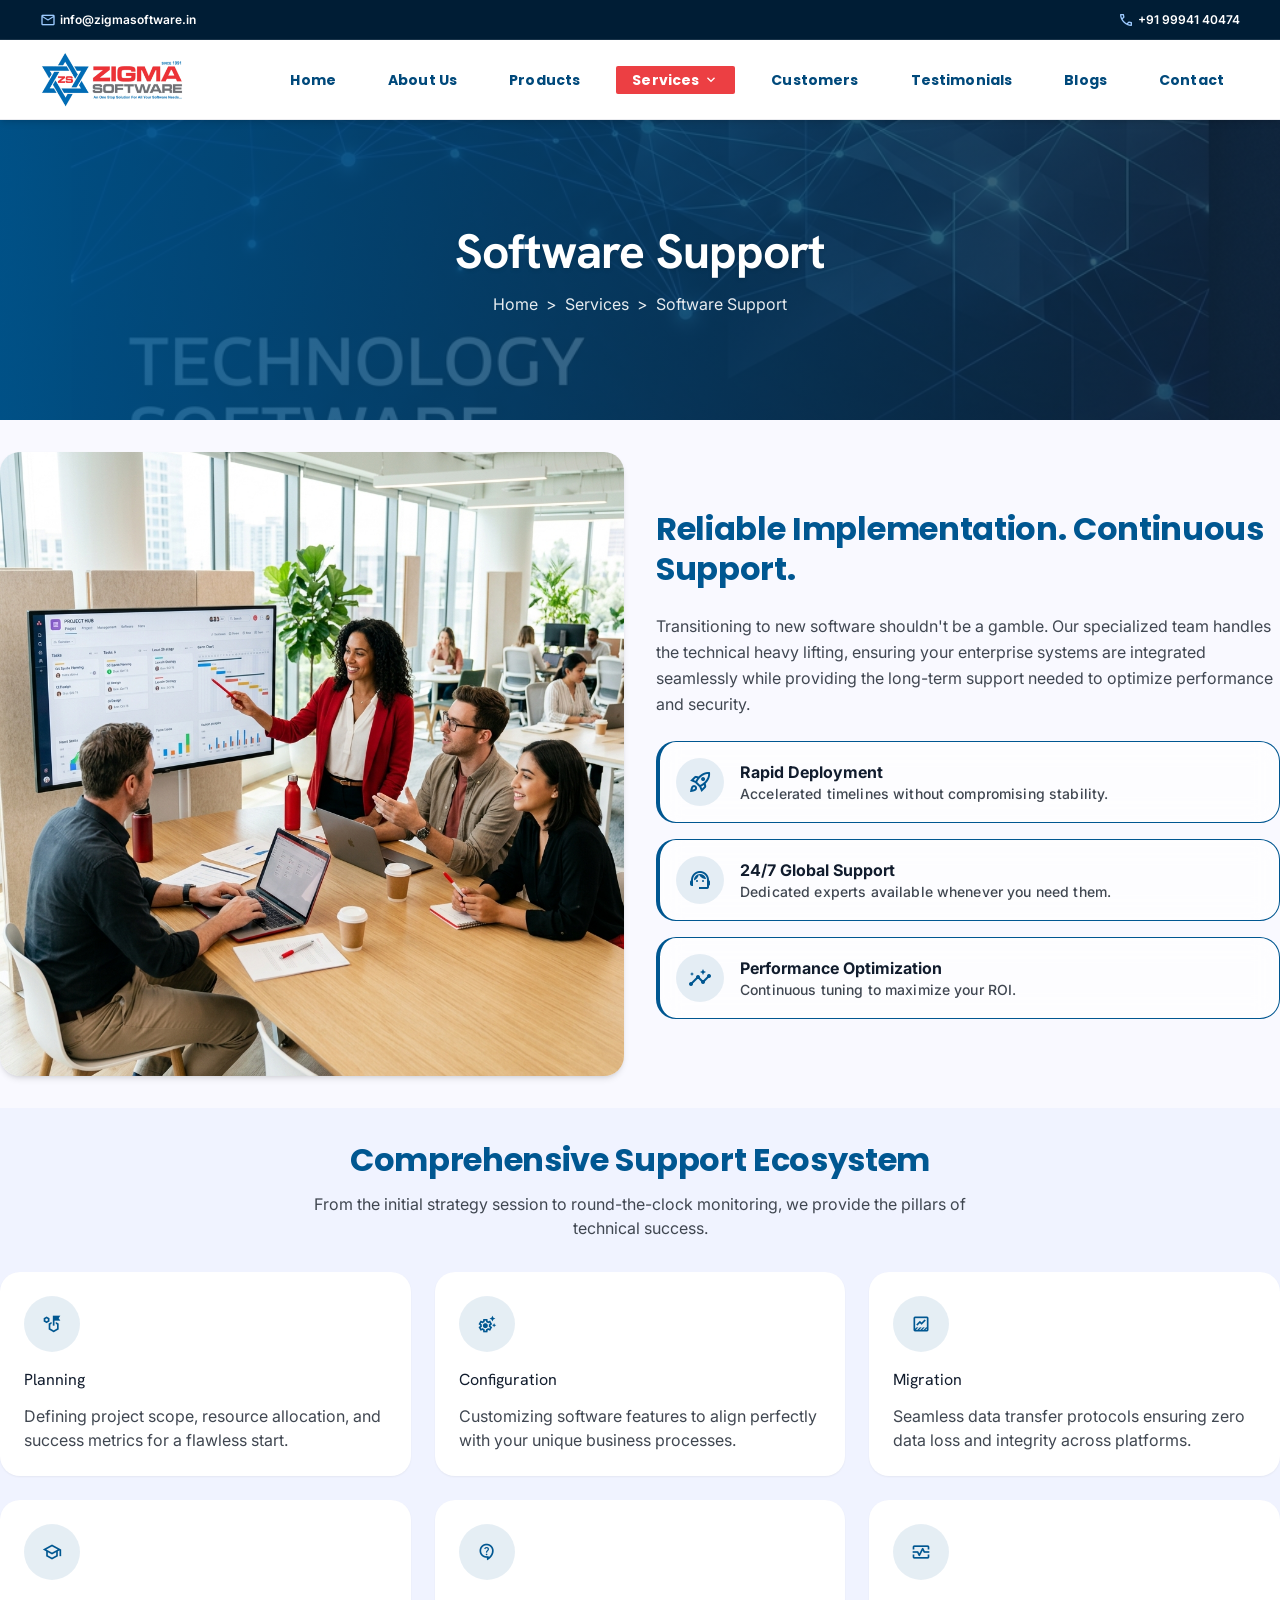
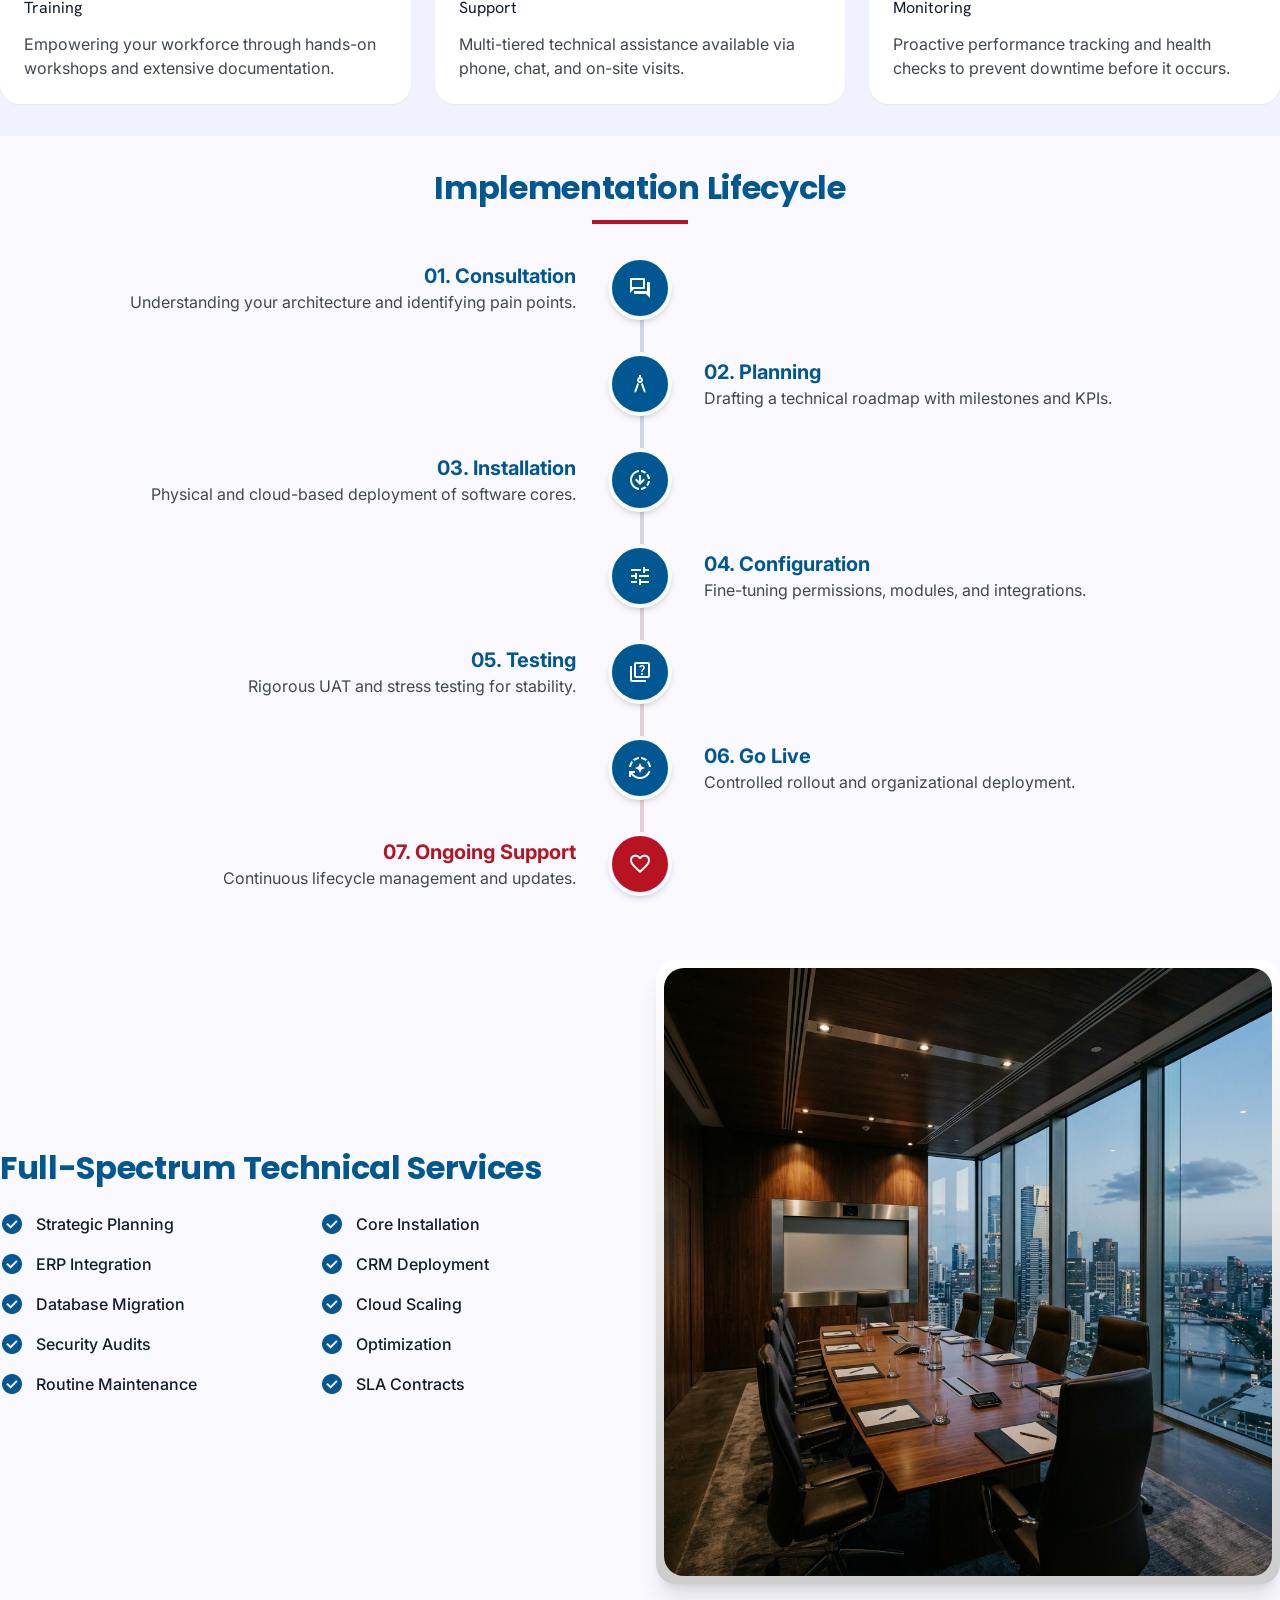
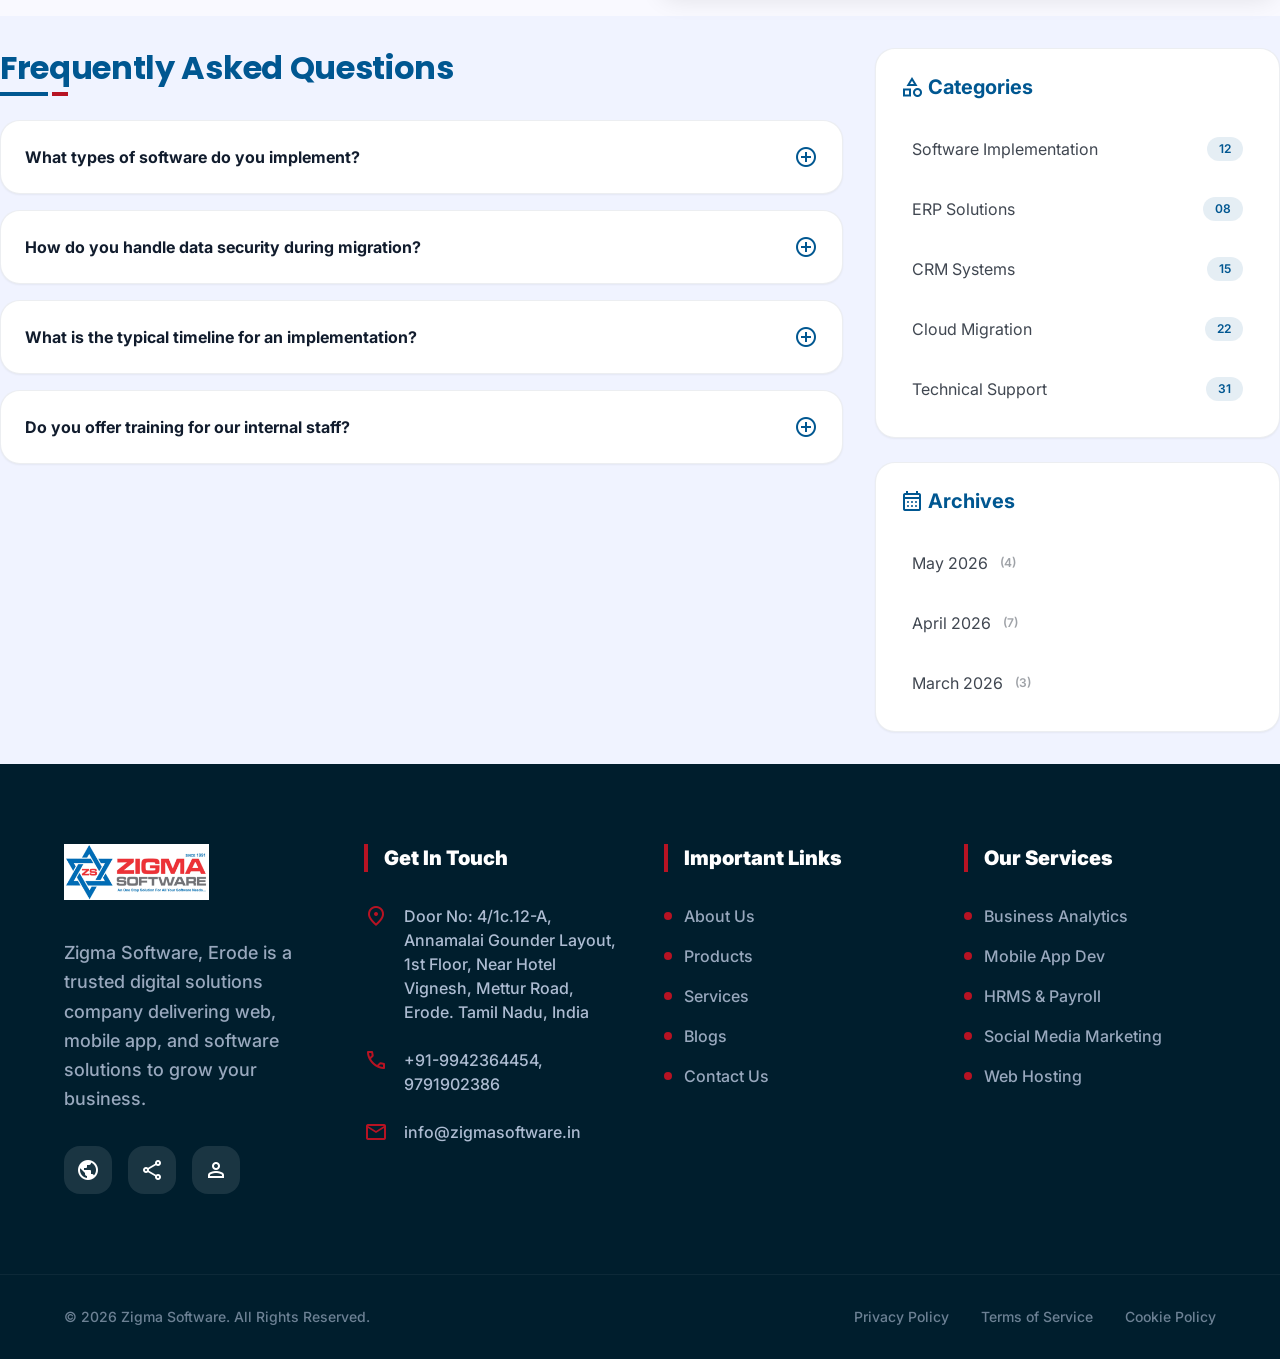
<file: software-support.html>
<!DOCTYPE html>

<html class="scroll-smooth" lang="en"><head>
<meta charset="utf-8"/>
<meta content="width=device-width, initial-scale=1.0" name="viewport"/>
<title>Software Implementation &amp; Support | Zigma Software</title>
<script src="assets/js/tailwind.js"></script>
    <link rel="stylesheet" href="assets/css/style.css">
    <link href="https://fonts.googleapis.com/css2?family=Hanken+Grotesk:wght@400;600;700;800&amp;family=Inter:wght@400;500;600&amp;family=Poppins:wght@700&amp;display=swap" rel="stylesheet"/>
<link href="https://fonts.googleapis.com/css2?family=Material+Symbols+Outlined:wght,FILL@100..700,0..1&amp;display=swap" rel="stylesheet"/>
<style>
        .material-symbols-outlined {
            font-variation-settings: 'FILL' 0, 'wght' 400, 'GRAD' 0, 'opsz' 24;
        }
        .glass-card {
            background: rgba(255, 255, 255, 0.7);
            backdrop-filter: blur(12px);
            border: 1px solid rgba(255, 255, 255, 0.3);
        }
        .timeline-line {
            background: linear-gradient(to bottom, #005791, #b71323);
        }
        .fade-up {
            opacity: 0;
            transform: translateY(20px);
            transition: all 0.6s cubic-bezier(0.22, 1, 0.36, 1);
        }
        .fade-up.visible {
            opacity: 1;
            transform: translateY(0);
        }
        .reveal-line {
            height: 0;
            transition: height 1.5s ease-out;
        }
        .reveal-line.visible {
            height: 100%;
        }
        .text-shadow-sm { text-shadow: 0 2px 4px rgba(0,0,0,0.1); }
        .wave-divider {
            position: absolute;
            bottom: 0;
            left: 0;
            width: 100%;
            overflow: hidden;
            line-height: 0;
            transform: rotate(180deg);
        }
        .wave-divider svg {
            position: relative;
            display: block;
            width: calc(100% + 1.3px);
            height: 60px;
        }
        .wave-divider .shape-fill {
            fill: #f9f9ff;
        }    </style>
<script id="tailwind-config">
        tailwind.config = {
        "darkMode": "class",
        "theme": {
                "extend": {
                        "colors": {
                                "on-background": "#111c2d",
                                "outline-variant": "#c0c7d2",
                                "on-tertiary": "#ffffff",
                                "on-secondary-fixed": "#410005",
                                "on-primary-fixed": "#001d35",
                                "surface-bright": "#f9f9ff",
                                "on-primary-fixed-variant": "#00497b",
                                "error": "#ba1a1a",
                                "outline": "#717882",
                                "primary-container": "#0670b7",
                                "on-error-container": "#93000a",
                                "tertiary-fixed-dim": "#e9c349",
                                "surface-container-highest": "#d8e3fb",
                                "on-surface-variant": "#404751",
                                "on-tertiary-fixed": "#241a00",
                                "on-secondary-fixed-variant": "#930016",
                                "surface-variant": "#d8e3fb",
                                "secondary-fixed": "#ffdad7",
                                "on-primary": "#ffffff",
                                "secondary": "#b71323",
                                "on-secondary-container": "#fffbff",
                                "surface-dim": "#cfdaf2",
                                "surface-tint": "#0062a1",
                                "tertiary-container": "#cca72f",
                                "on-primary-container": "#e6f0ff",
                                "surface-container-high": "#dee8ff",
                                "tertiary": "#735c00",
                                "inverse-on-surface": "#ecf1ff",
                                "background": "#f9f9ff",
                                "surface-container": "#e7eeff",
                                "primary": "#005791",
                                "on-secondary": "#ffffff",
                                "secondary-container": "#db3238",
                                "primary-fixed": "#d0e4ff",
                                "on-tertiary-container": "#4e3d00",
                                "primary-fixed-dim": "#9ccaff",
                                "on-surface": "#111c2d",
                                "surface-container-lowest": "#ffffff",
                                "surface": "#f9f9ff",
                                "secondary-fixed-dim": "#ffb3ae",
                                "surface-container-low": "#f0f3ff",
                                "on-tertiary-fixed-variant": "#574500",
                                "inverse-primary": "#9ccaff",
                                "on-error": "#ffffff",
                                "inverse-surface": "#263143",
                                "tertiary-fixed": "#ffe088",
                                "error-container": "#ffdad6"
                        },
                        "borderRadius": {
                                "DEFAULT": "0.125rem",
                                "lg": "20px",
                                "xl": "24px",
                                "full": "9999px"
                        },
                        "spacing": {

                          "gutter": "24px",

                          "margin-desktop": "64px",

                          "margin-mobile": "16px",

                          "base": "8px",

                          "container-max": "1280px",

                          "container-margin-desktop": "40px",

                          "container-margin-mobile": "16px",

                          "xs": "4px",

                          "sm": "12px",

                          "md": "16px",

                          "lg": "24px",

                          "xl": "32px"

                        },
                        "fontFamily": {
                                "poppins": [
                                        "Poppins",
                                        "sans-serif"
                                ],
                                "label-md": [
                                        "Inter"
                                ],
                                "headline-lg-mobile": [
                                        "Hanken Grotesk"
                                ],
                                "display-lg": [
                                        "Hanken Grotesk"
                                ],
                                "body-lg": [
                                        "Inter"
                                ],
                                "label-sm": [
                                        "Inter"
                                ],
                                "title-lg": [
                                        "Hanken Grotesk"
                                ],
                                "headline-lg": [
                                        "Hanken Grotesk"
                                ],
                                "headline-md": [
                                        "Hanken Grotesk"
                                ],
                                "body-md": [
                                        "Inter"
                                ]
                        },
                        "fontSize": {
                                "label-md": [
                                        "14px",
                                        {
                                                "lineHeight": "20px",
                                                "letterSpacing": "0.01em",
                                                "fontWeight": "500"
                                        }
                                ],
                                "headline-lg-mobile": [
                                        "28px",
                                        {
                                                "lineHeight": "36px",
                                                "fontWeight": "700"
                                        }
                                ],
                                "display-lg": [
                                        "48px",
                                        {
                                                "lineHeight": "56px",
                                                "letterSpacing": "-0.02em",
                                                "fontWeight": "700"
                                        }
                                ],
                                "body-lg": [
                                        "18px",
                                        {
                                                "lineHeight": "28px",
                                                "fontWeight": "400"
                                        }
                                ],
                                "label-sm": [
                                        "12px",
                                        {
                                                "lineHeight": "16px",
                                                "fontWeight": "600"
                                        }
                                ],
                                "title-lg": [
                                        "20px",
                                        {
                                                "lineHeight": "28px",
                                                "fontWeight": "600"
                                        }
                                ],
                                "headline-lg": [
                                        "32px",
                                        {
                                                "lineHeight": "40px",
                                                "letterSpacing": "-0.01em",
                                                "fontWeight": "700"
                                        }
                                ],
                                "headline-md": [
                                        "24px",
                                        {
                                                "lineHeight": "32px",
                                                "fontWeight": "600"
                                        }
                                ],
                                "body-md": [
                                        "16px",
                                        {
                                                "lineHeight": "24px",
                                                "fontWeight": "400"
                                        }
                                ]
                        }
                }
        }
}
    </script>
<style>
    body {
      min-height: max(884px, 100dvh);
    }
  </style>
  </head>
<body class="bg-surface font-body-md text-on-surface selection:bg-primary-fixed selection:text-on-primary-fixed">
<!-- Top Contact Bar -->
<div class="hidden md:flex bg-[#001D35] text-white h-10 px-container-margin-desktop items-center justify-between text-label-sm font-label-sm relative z-50 border-b border-white/10">
<div class="flex items-center gap-md">
<span class="flex items-center gap-xs"><span class="material-symbols-outlined text-[16px] text-primary-fixed-dim">mail</span> info@zigmasoftware.in</span>
</div>
<div class="flex items-center gap-md">
<span class="flex items-center gap-xs"><span class="material-symbols-outlined text-[16px] text-primary-fixed-dim">call</span> +91 99941 40474</span>
</div>
</div>
<!-- Navigation Header -->
<nav class="sticky top-0 w-full z-50 bg-white shadow-md border-b border-gray-200/80 h-20 flex items-center" id="main-nav">
<div class="max-w-[1280px] mx-auto w-full px-container-margin-desktop flex items-center justify-between h-full">
<a href="index.html" class="flex items-center gap-base cursor-pointer shrink-0">
<img src="assets/images/logo.png" alt="Zigma Software Logo" class="h-14 w-auto object-contain">
</a>
<div class="hidden lg:flex nav-links items-center gap-md xl:gap-xl font-poppins text-label-md h-full">
<a class="text-[#00497b] hover:text-[#EC3F43] transition-all duration-200 px-md py-xs rounded font-bold bg-transparent whitespace-nowrap" href="index.html">Home</a>
<a class="text-[#00497b] hover:text-[#EC3F43] transition-all duration-200 px-md py-xs rounded font-bold bg-transparent whitespace-nowrap" href="about.html">About Us</a>
<a class="text-[#00497b] hover:text-[#EC3F43] transition-all duration-200 px-md py-xs rounded font-bold bg-transparent whitespace-nowrap" href="products.html">Products</a>
<!-- Services Dropdown container -->
<div class="relative group h-full flex items-center">
  <button class="text-[#00497b] hover:text-[#EC3F43] transition-all duration-200 px-md py-xs rounded font-bold bg-transparent flex items-center gap-xs focus:outline-none whitespace-nowrap">
    <span>Services</span>
    <span class="material-symbols-outlined text-[16px] transition-transform duration-200 group-hover:rotate-180 font-bold">expand_more</span>
  </button>
  <!-- Dropdown Menu -->
  <div class="absolute top-full left-0 w-64 rounded-md shadow-lg bg-white ring-1 ring-black ring-opacity-5 opacity-0 invisible group-hover:opacity-100 group-hover:visible transition-all duration-200 z-50 py-1 text-left">
    <a href="web-development.html" class="block px-4 py-2.5 text-sm text-gray-700 hover:bg-gray-100 hover:text-primary whitespace-nowrap" role="menuitem">Web Design & Development</a>
    <a href="mobile-development.html" class="block px-4 py-2.5 text-sm text-gray-700 hover:bg-gray-100 hover:text-primary whitespace-nowrap" role="menuitem">Mobile App Development</a>
    <a href="seo-services.html" class="block px-4 py-2.5 text-sm text-gray-700 hover:bg-gray-100 hover:text-primary whitespace-nowrap" role="menuitem">SEO Services</a>
    <a href="social-marketing.html" class="block px-4 py-2.5 text-sm text-gray-700 hover:bg-gray-100 hover:text-primary whitespace-nowrap" role="menuitem">Social Media Marketing</a>
    <!-- Product Development removed -->
    <a href="software-support.html" class="block px-4 py-2.5 text-sm text-gray-700 hover:bg-gray-100 hover:text-primary whitespace-nowrap" role="menuitem">Software Support</a>
  </div>
</div>
<a class="text-[#00497b] hover:text-[#EC3F43] transition-all duration-200 px-md py-xs rounded font-bold bg-transparent whitespace-nowrap" href="customer.html">Customers</a>
<a class="text-[#00497b] hover:text-[#EC3F43] transition-all duration-200 px-md py-xs rounded font-bold bg-transparent whitespace-nowrap" href="testimonials.html">Testimonials</a>
<a class="text-[#00497b] hover:text-[#EC3F43] transition-all duration-200 px-md py-xs rounded font-bold bg-transparent whitespace-nowrap" href="blog.html">Blogs</a>
<a href="contact.html" class="text-[#00497b] hover:text-[#EC3F43] transition-all duration-200 px-md py-xs rounded font-bold bg-transparent whitespace-nowrap">Contact</a>
</div>
<button class="lg:hidden text-[#00497b]" id="mobile-menu-toggle">
<span class="material-symbols-outlined">menu</span>
</button>
</div>
</nav>

<!-- Mobile Menu (Overlay) -->
<div class="fixed inset-0 z-[100] bg-[#001D35]/95 hidden lg:hidden flex flex-col items-center justify-center gap-lg text-white text-title-lg font-bold" id="mobile-menu">
<button class="absolute top-6 right-6 text-white" id="mobile-menu-close">
<span class="material-symbols-outlined text-[32px]">close</span>
</button>
<a class="hover:text-secondary transition-colors" href="index.html">Home</a>
<a class="hover:text-secondary transition-colors" href="about.html">About Us</a>
<a class="hover:text-secondary transition-colors" href="products.html">Products</a>
<div class="flex flex-col items-center gap-sm">
  <span class="text-white/60 text-sm uppercase tracking-wider">Services</span>
  <a class="text-white hover:text-secondary text-base transition-colors" href="web-development.html">Web Design & Development</a>
  <a class="text-white hover:text-secondary text-base transition-colors" href="mobile-development.html">Mobile App Development</a>
  <a class="text-white hover:text-secondary text-base transition-colors" href="seo-services.html">SEO Services</a>
      <a class="text-white hover:text-secondary text-base transition-colors" href="social-marketing.html">Social Media Marketing</a>
    <!-- Product Development removed -->
  <a class="text-white hover:text-secondary text-base transition-colors" href="software-support.html">Software Support</a>
</div>
<a class="hover:text-secondary transition-colors" href="customer.html">Customers</a>
<a class="hover:text-secondary transition-colors" href="testimonials.html">Testimonials</a>
<a class="hover:text-secondary transition-colors" href="blog.html">Blogs</a>
<a href="contact.html" class="bg-[#EC3F43] text-white px-xl py-md rounded-full font-semibold hover:brightness-110 transition-all mt-md">Contact</a>
</div>
<main>
<!-- Hero Banner -->
<section class="relative h-[300px] flex flex-col items-center justify-center text-center overflow-hidden">
<div class="absolute inset-0 z-0">
<img class="w-full h-full object-cover" src="assets/images/tech_banner_bg.png" alt="Software Support Hero">
<div class="absolute inset-0 bg-gradient-to-r from-[#005791]/90 to-[#111c2d]/70"></div>
</div>
<div class="relative z-10 text-white">
<h1 class="font-display-lg text-display-lg mb-sm text-shadow-sm">Software Support</h1>
<p class="font-label-md opacity-90"><a href="index.html" class="hover:underline">Home</a> <span class="mx-xs">&gt;</span> Services <span class="mx-xs">&gt;</span> Software Support</p>
</div>
</section>
<!-- Introduction Section -->
<section class="py-xl max-w-[1280px] mx-auto px-container-desktop">
<div class="grid md:grid-cols-2 gap-xl items-center">
<div class="order-2 md:order-1 fade-up">
<img alt="Team Deployment" class="w-full rounded-lg shadow-md" data-alt="A futuristic 3D render of professional software developers collaborating around a large interactive digital table showing deployment progress maps. The lighting is crisp and modern, featuring the brand's Royal Blue and Premium Red as key focal colors within a clean minimalist office environment. The style is sharp, authoritative, and corporate, emphasizing precision and stability." src="assets/images/office_collaboration.png"/>
</div>
<div class="order-1 md:order-2 space-y-lg fade-up delay-150">
<h2 class="font-poppins text-headline-lg text-primary font-headline">Reliable Implementation. Continuous Support.</h2>
<p class="text-body-md text-on-surface-variant leading-relaxed">
                        Transitioning to new software shouldn't be a gamble. Our specialized team handles the technical heavy lifting, ensuring your enterprise systems are integrated seamlessly while providing the long-term support needed to optimize performance and security.
                    </p>
<div class="space-y-md">
<div class="glass-card p-md rounded-lg flex items-center gap-md hover:shadow-md transition-all border-l-4 border-primary">
<div class="w-12 h-12 rounded-full bg-primary/10 flex items-center justify-center text-primary">
<span class="material-symbols-outlined">rocket_launch</span>
</div>
<div>
<h4 class="font-bold text-on-surface">Rapid Deployment</h4>
<p class="text-label-md text-on-surface-variant">Accelerated timelines without compromising stability.</p>
</div>
</div>
<div class="glass-card p-md rounded-lg flex items-center gap-md hover:shadow-md transition-all border-l-4 border-primary">
<div class="w-12 h-12 rounded-full bg-primary/10 flex items-center justify-center text-primary">
<span class="material-symbols-outlined">support_agent</span>
</div>
<div>
<h4 class="font-bold text-on-surface">24/7 Global Support</h4>
<p class="text-label-md text-on-surface-variant">Dedicated experts available whenever you need them.</p>
</div>
</div>
<div class="glass-card p-md rounded-lg flex items-center gap-md hover:shadow-md transition-all border-l-4 border-primary">
<div class="w-12 h-12 rounded-full bg-primary/10 flex items-center justify-center text-primary">
<span class="material-symbols-outlined">insights</span>
</div>
<div>
<h4 class="font-bold text-on-surface">Performance Optimization</h4>
<p class="text-label-md text-on-surface-variant">Continuous tuning to maximize your ROI.</p>
</div>
</div>
</div>
</div>
</div>
</section>
<!-- Support Benefits Grid -->
<section class="bg-surface-container-low py-xl overflow-hidden">
<div class="max-w-[1280px] mx-auto px-container-desktop">
<div class="text-center mb-xl fade-up">
<h2 class="font-poppins text-headline-lg text-primary mb-sm font-headline">Comprehensive Support Ecosystem</h2>
<p class="text-on-surface-variant max-w-2xl mx-auto">From the initial strategy session to round-the-clock monitoring, we provide the pillars of technical success.</p>
</div>
<div class="grid grid-cols-1 md:grid-cols-3 gap-lg">
<!-- Cards -->
<div class="bg-surface-container-lowest p-lg rounded-lg shadow-sm hover:shadow-xl hover:-translate-y-2 transition-all duration-300 group fade-up">
<div class="w-14 h-14 bg-primary/10 text-primary rounded-full flex items-center justify-center mb-md group-hover:bg-primary group-hover:text-on-primary transition-colors">
<span class="material-symbols-outlined text-title-lg">strategy</span>
</div>
<h3 class="font-title-lg text-on-surface mb-sm">Planning</h3>
<p class="text-body-md text-on-surface-variant">Defining project scope, resource allocation, and success metrics for a flawless start.</p>
</div>
<div class="bg-surface-container-lowest p-lg rounded-lg shadow-sm hover:shadow-xl hover:-translate-y-2 transition-all duration-300 group fade-up delay-100">
<div class="w-14 h-14 bg-primary/10 text-primary rounded-full flex items-center justify-center mb-md group-hover:bg-primary group-hover:text-on-primary transition-colors">
<span class="material-symbols-outlined text-title-lg">settings_suggest</span>
</div>
<h3 class="font-title-lg text-on-surface mb-sm">Configuration</h3>
<p class="text-body-md text-on-surface-variant">Customizing software features to align perfectly with your unique business processes.</p>
</div>
<div class="bg-surface-container-lowest p-lg rounded-lg shadow-sm hover:shadow-xl hover:-translate-y-2 transition-all duration-300 group fade-up delay-200">
<div class="w-14 h-14 bg-primary/10 text-primary rounded-full flex items-center justify-center mb-md group-hover:bg-primary group-hover:text-on-primary transition-colors">
<span class="material-symbols-outlined text-title-lg">data_thresholding</span>
</div>
<h3 class="font-title-lg text-on-surface mb-sm">Migration</h3>
<p class="text-body-md text-on-surface-variant">Seamless data transfer protocols ensuring zero data loss and integrity across platforms.</p>
</div>
<div class="bg-surface-container-lowest p-lg rounded-lg shadow-sm hover:shadow-xl hover:-translate-y-2 transition-all duration-300 group fade-up delay-300">
<div class="w-14 h-14 bg-primary/10 text-primary rounded-full flex items-center justify-center mb-md group-hover:bg-primary group-hover:text-on-primary transition-colors">
<span class="material-symbols-outlined text-title-lg">school</span>
</div>
<h3 class="font-title-lg text-on-surface mb-sm">Training</h3>
<p class="text-body-md text-on-surface-variant">Empowering your workforce through hands-on workshops and extensive documentation.</p>
</div>
<div class="bg-surface-container-lowest p-lg rounded-lg shadow-sm hover:shadow-xl hover:-translate-y-2 transition-all duration-300 group fade-up delay-400">
<div class="w-14 h-14 bg-primary/10 text-primary rounded-full flex items-center justify-center mb-md group-hover:bg-primary group-hover:text-on-primary transition-colors">
<span class="material-symbols-outlined text-title-lg">contact_support</span>
</div>
<h3 class="font-title-lg text-on-surface mb-sm">Support</h3>
<p class="text-body-md text-on-surface-variant">Multi-tiered technical assistance available via phone, chat, and on-site visits.</p>
</div>
<div class="bg-surface-container-lowest p-lg rounded-lg shadow-sm hover:shadow-xl hover:-translate-y-2 transition-all duration-300 group fade-up delay-500">
<div class="w-14 h-14 bg-primary/10 text-primary rounded-full flex items-center justify-center mb-md group-hover:bg-primary group-hover:text-on-primary transition-colors">
<span class="material-symbols-outlined text-title-lg">monitor_heart</span>
</div>
<h3 class="font-title-lg text-on-surface mb-sm">Monitoring</h3>
<p class="text-body-md text-on-surface-variant">Proactive performance tracking and health checks to prevent downtime before it occurs.</p>
</div>
</div>
</div>
</section>
<!-- Implementation Process Timeline -->
<section class="py-xl max-w-[1280px] mx-auto px-container-desktop">
<div class="text-center mb-xl fade-up">
<h2 class="font-poppins text-headline-lg text-primary font-headline">Implementation Lifecycle</h2>
<div class="w-24 h-1 bg-secondary mx-auto mt-sm"></div>
</div>
<div class="relative">
<!-- Vertical Line -->
<div class="absolute left-8 md:left-1/2 top-0 bottom-0 w-1 timeline-line rounded-full opacity-20 reveal-line"></div>
<div class="space-y-xl relative">
<!-- Step 1 -->
<div class="flex flex-col md:flex-row items-center gap-lg md:gap-0 fade-up">
<div class="md:w-1/2 md:pr-xl text-left md:text-right">
<h4 class="font-bold text-title-lg text-primary">01. Consultation</h4>
<p class="text-on-surface-variant text-body-md">Understanding your architecture and identifying pain points.</p>
</div>
<div class="w-16 h-16 rounded-full bg-primary text-on-primary flex items-center justify-center z-10 shrink-0 border-4 border-surface shadow-md">
<span class="material-symbols-outlined">forum</span>
</div>
<div class="md:w-1/2 md:pl-xl hidden md:block"></div>
</div>
<!-- Step 2 -->
<div class="flex flex-col md:flex-row items-center gap-lg md:gap-0 fade-up delay-100">
<div class="md:w-1/2 md:pr-xl hidden md:block"></div>
<div class="w-16 h-16 rounded-full bg-primary text-on-primary flex items-center justify-center z-10 shrink-0 border-4 border-surface shadow-md">
<span class="material-symbols-outlined">architecture</span>
</div>
<div class="md:w-1/2 md:pl-xl text-left">
<h4 class="font-bold text-title-lg text-primary">02. Planning</h4>
<p class="text-on-surface-variant text-body-md">Drafting a technical roadmap with milestones and KPIs.</p>
</div>
</div>
<!-- Step 3 -->
<div class="flex flex-col md:flex-row items-center gap-lg md:gap-0 fade-up delay-200">
<div class="md:w-1/2 md:pr-xl text-left md:text-right">
<h4 class="font-bold text-title-lg text-primary">03. Installation</h4>
<p class="text-on-surface-variant text-body-md">Physical and cloud-based deployment of software cores.</p>
</div>
<div class="w-16 h-16 rounded-full bg-primary text-on-primary flex items-center justify-center z-10 shrink-0 border-4 border-surface shadow-md">
<span class="material-symbols-outlined">downloading</span>
</div>
<div class="md:w-1/2 md:pl-xl hidden md:block"></div>
</div>
<!-- Step 4 -->
<div class="flex flex-col md:flex-row items-center gap-lg md:gap-0 fade-up delay-300">
<div class="md:w-1/2 md:pl-xl hidden md:block"></div>
<div class="w-16 h-16 rounded-full bg-primary text-on-primary flex items-center justify-center z-10 shrink-0 border-4 border-surface shadow-md">
<span class="material-symbols-outlined">tune</span>
</div>
<div class="md:w-1/2 md:pl-xl text-left">
<h4 class="font-bold text-title-lg text-primary">04. Configuration</h4>
<p class="text-on-surface-variant text-body-md">Fine-tuning permissions, modules, and integrations.</p>
</div>
</div>
<!-- Step 5 -->
<div class="flex flex-col md:flex-row items-center gap-lg md:gap-0 fade-up delay-400">
<div class="md:w-1/2 md:pr-xl text-left md:text-right">
<h4 class="font-bold text-title-lg text-primary">05. Testing</h4>
<p class="text-on-surface-variant text-body-md">Rigorous UAT and stress testing for stability.</p>
</div>
<div class="w-16 h-16 rounded-full bg-primary text-on-primary flex items-center justify-center z-10 shrink-0 border-4 border-surface shadow-md">
<span class="material-symbols-outlined">quiz</span>
</div>
<div class="md:w-1/2 md:pl-xl hidden md:block"></div>
</div>
<!-- Step 6 -->
<div class="flex flex-col md:flex-row items-center gap-lg md:gap-0 fade-up delay-500">
<div class="md:w-1/2 md:pr-xl hidden md:block"></div>
<div class="w-16 h-16 rounded-full bg-primary text-on-primary flex items-center justify-center z-10 shrink-0 border-4 border-surface shadow-md">
<span class="material-symbols-outlined">auto_mode</span>
</div>
<div class="md:w-1/2 md:pl-xl text-left">
<h4 class="font-bold text-title-lg text-primary">06. Go Live</h4>
<p class="text-on-surface-variant text-body-md">Controlled rollout and organizational deployment.</p>
</div>
</div>
<!-- Step 7 -->
<div class="flex flex-col md:flex-row items-center gap-lg md:gap-0 fade-up delay-600">
<div class="md:w-1/2 md:pr-xl text-left md:text-right">
<h4 class="font-bold text-title-lg text-secondary">07. Ongoing Support</h4>
<p class="text-on-surface-variant text-body-md">Continuous lifecycle management and updates.</p>
</div>
<div class="w-16 h-16 rounded-full bg-secondary text-on-secondary flex items-center justify-center z-10 shrink-0 border-4 border-surface shadow-md">
<span class="material-symbols-outlined">favorite</span>
</div>
<div class="md:w-1/2 md:pl-xl hidden md:block"></div>
</div>
</div>
</div>
</section>
<!-- Support Services & Checklist -->
<section class="bg-surface py-xl">
<div class="max-w-[1280px] mx-auto px-container-desktop">
<div class="grid md:grid-cols-2 gap-xl items-center">
<div class="fade-up">
<h2 class="font-poppins text-headline-lg text-primary mb-lg font-headline">Full-Spectrum Technical Services</h2>
<div class="grid grid-cols-1 sm:grid-cols-2 gap-md">
<div class="flex items-center gap-sm">
<span class="material-symbols-outlined text-primary" style="font-variation-settings: 'FILL' 1;">check_circle</span>
<span class="font-medium">Strategic Planning</span>
</div>
<div class="flex items-center gap-sm">
<span class="material-symbols-outlined text-primary" style="font-variation-settings: 'FILL' 1;">check_circle</span>
<span class="font-medium">Core Installation</span>
</div>
<div class="flex items-center gap-sm">
<span class="material-symbols-outlined text-primary" style="font-variation-settings: 'FILL' 1;">check_circle</span>
<span class="font-medium">ERP Integration</span>
</div>
<div class="flex items-center gap-sm">
<span class="material-symbols-outlined text-primary" style="font-variation-settings: 'FILL' 1;">check_circle</span>
<span class="font-medium">CRM Deployment</span>
</div>
<div class="flex items-center gap-sm">
<span class="material-symbols-outlined text-primary" style="font-variation-settings: 'FILL' 1;">check_circle</span>
<span class="font-medium">Database Migration</span>
</div>
<div class="flex items-center gap-sm">
<span class="material-symbols-outlined text-primary" style="font-variation-settings: 'FILL' 1;">check_circle</span>
<span class="font-medium">Cloud Scaling</span>
</div>
<div class="flex items-center gap-sm">
<span class="material-symbols-outlined text-primary" style="font-variation-settings: 'FILL' 1;">check_circle</span>
<span class="font-medium">Security Audits</span>
</div>
<div class="flex items-center gap-sm">
<span class="material-symbols-outlined text-primary" style="font-variation-settings: 'FILL' 1;">check_circle</span>
<span class="font-medium">Optimization</span>
</div>
<div class="flex items-center gap-sm">
<span class="material-symbols-outlined text-primary" style="font-variation-settings: 'FILL' 1;">check_circle</span>
<span class="font-medium">Routine Maintenance</span>
</div>
<div class="flex items-center gap-sm">
<span class="material-symbols-outlined text-primary" style="font-variation-settings: 'FILL' 1;">check_circle</span>
<span class="font-medium">SLA Contracts</span>
</div>
</div>
</div>
<div class="fade-up delay-200">
<div class="relative p-base bg-white rounded-lg shadow-xl overflow-hidden">
<img alt="Support Dashboard" class="w-full h-auto rounded-lg" data-alt="A high-fidelity 3D rendering of a futuristic IT support dashboard displaying real-time system metrics, glowing network maps, and performance indicators. The palette focuses on deep indigo and bright cyan with pops of emergency red. The layout is clean and professional, using glassmorphic UI elements and soft ambient shadows to convey a high-end corporate support environment." src="assets/images/board_room.png"/>
<div class="absolute inset-0 bg-gradient-to-t from-black/20 to-transparent"></div>
</div>
</div>
</div>
</div>
</section>
<!-- FAQ & Sidebar Section -->
<section class="py-xl bg-surface-container-low">
<div class="max-w-[1280px] mx-auto px-container-desktop">
<div class="grid lg:grid-cols-3 gap-xl">
<!-- FAQ Column -->
<div class="lg:col-span-2 space-y-lg">
<div class="text-left mb-lg fade-up">
<h2 class="font-poppins text-headline-lg text-primary font-headline">Frequently Asked Questions</h2>
<div class="flex gap-xs mt-xs">
<div class="w-12 h-1 bg-primary"></div>
<div class="w-4 h-1 bg-secondary"></div>
</div>
</div>
<div class="space-y-md fade-up delay-100">
<!-- Accordion Items -->
<details class="group bg-surface-container-lowest rounded-lg shadow-sm open:shadow-md transition-all overflow-hidden border border-outline-variant/30">
<summary class="flex justify-between items-center p-lg cursor-pointer list-none font-bold text-on-surface">
                                    What types of software do you implement?
                                    <span class="material-symbols-outlined text-primary transition-transform group-open:rotate-45">add_circle</span>
</summary>
<div class="px-lg pb-lg text-on-surface-variant text-body-md">
                                    We specialize in enterprise-level solutions including ERP, CRM, Cloud Infrastructure, and custom-built software architectures tailored to your specific industry needs.
                                </div>
</details>
<details class="group bg-surface-container-lowest rounded-lg shadow-sm open:shadow-md transition-all overflow-hidden border border-outline-variant/30">
<summary class="flex justify-between items-center p-lg cursor-pointer list-none font-bold text-on-surface">
                                    How do you handle data security during migration?
                                    <span class="material-symbols-outlined text-primary transition-transform group-open:rotate-45">add_circle</span>
</summary>
<div class="px-lg pb-lg text-on-surface-variant text-body-md">
                                    Security is our top priority. We use end-to-end encryption for all data transfers, conduct rigorous pre-migration audits, and ensure compliance with standard safety guidelines.
                                </div>
</details>
<details class="group bg-surface-container-lowest rounded-lg shadow-sm open:shadow-md transition-all overflow-hidden border border-outline-variant/30">
<summary class="flex justify-between items-center p-lg cursor-pointer list-none font-bold text-on-surface">
                                    What is the typical timeline for an implementation?
                                    <span class="material-symbols-outlined text-primary transition-transform group-open:rotate-45">add_circle</span>
</summary>
<div class="px-lg pb-lg text-on-surface-variant text-body-md">
                                    Timeline varies based on project complexity. Small-scale migrations typically take 4-8 weeks, while full enterprise-wide deployments can range from 4-9 months. We provide a detailed project schedule during our consultation phase.
                                </div>
</details>
<details class="group bg-surface-container-lowest rounded-lg shadow-sm open:shadow-md transition-all overflow-hidden border border-outline-variant/30">
<summary class="flex justify-between items-center p-lg cursor-pointer list-none font-bold text-on-surface">
                                    Do you offer training for our internal staff?
                                    <span class="material-symbols-outlined text-primary transition-transform group-open:rotate-45">add_circle</span>
</summary>
<div class="px-lg pb-lg text-on-surface-variant text-body-md">
                                    Yes, training is a core component of our implementation process. We provide customized training modules, live workshops, and exhaustive documentation to ensure your team is proficient and confident.
                                </div>
</details>
</div>
</div>
<!-- Sidebar Column -->
<div class="space-y-lg">
<!-- Categories -->
<div class="bg-surface-container-lowest p-lg rounded-lg shadow-sm border border-outline-variant/30 fade-up delay-300">
<h3 class="font-bold text-title-lg text-primary mb-lg flex items-center gap-xs">
<span class="material-symbols-outlined">category</span> Categories
                            </h3>
<ul class="space-y-sm">
<li class="flex justify-between items-center p-sm hover:bg-surface-container-low rounded-lg transition-colors cursor-pointer group">
<span class="text-on-surface-variant group-hover:text-primary">Software Implementation</span>
<span class="bg-primary/10 text-primary text-label-sm px-sm py-xs rounded-full">12</span>
</li>
<li class="flex justify-between items-center p-sm hover:bg-surface-container-low rounded-lg transition-colors cursor-pointer group">
<span class="text-on-surface-variant group-hover:text-primary">ERP Solutions</span>
<span class="bg-primary/10 text-primary text-label-sm px-sm py-xs rounded-full">08</span>
</li>
<li class="flex justify-between items-center p-sm hover:bg-surface-container-low rounded-lg transition-colors cursor-pointer group">
<span class="text-on-surface-variant group-hover:text-primary">CRM Systems</span>
<span class="bg-primary/10 text-primary text-label-sm px-sm py-xs rounded-full">15</span>
</li>
<li class="flex justify-between items-center p-sm hover:bg-surface-container-low rounded-lg transition-colors cursor-pointer group">
<span class="text-on-surface-variant group-hover:text-primary">Cloud Migration</span>
<span class="bg-primary/10 text-primary text-label-sm px-sm py-xs rounded-full">22</span>
</li>
<li class="flex justify-between items-center p-sm hover:bg-surface-container-low rounded-lg transition-colors cursor-pointer group">
<span class="text-on-surface-variant group-hover:text-primary">Technical Support</span>
<span class="bg-primary/10 text-primary text-label-sm px-sm py-xs rounded-full">31</span>
</li>
</ul>
</div>
<!-- Archives -->
<div class="bg-surface-container-lowest p-lg rounded-lg shadow-sm border border-outline-variant/30 fade-up delay-400">
<h3 class="font-bold text-title-lg text-primary mb-lg flex items-center gap-xs">
<span class="material-symbols-outlined">calendar_month</span> Archives
                            </h3>
<ul class="space-y-sm">
<li class="p-sm hover:bg-surface-container-low rounded-lg transition-colors cursor-pointer text-on-surface-variant hover:text-primary flex items-center gap-sm">
<span>May 2026</span>
<span class="text-label-sm opacity-50">(4)</span>
</li>
<li class="p-sm hover:bg-surface-container-low rounded-lg transition-colors cursor-pointer text-on-surface-variant hover:text-primary flex items-center gap-sm">
<span>April 2026</span>
<span class="text-label-sm opacity-50">(7)</span>
</li>
<li class="p-sm hover:bg-surface-container-low rounded-lg transition-colors cursor-pointer text-on-surface-variant hover:text-primary flex items-center gap-sm">
<span>March 2026</span>
<span class="text-label-sm opacity-50">(3)</span>
</li>
</ul>
</div>
</div>
</div>
</div>
</section>
</main>
<!-- Footer -->
<footer class="bg-[#001e2d] pt-20 pb-8 text-on-tertiary">
<div class="grid grid-cols-1 md:grid-cols-4 gap-12 px-margin-desktop max-w-container-max mx-auto mb-20">
<div class="space-y-8">
<a href="index.html" class="inline-block"><img src="assets/images/logo.png" alt="Zigma Software Logo" class="h-14 w-auto"></a>
<p class="text-surface-variant/70 text-lg leading-relaxed font-medium">
                Zigma Software, Erode is a trusted digital solutions company delivering web, mobile app, and software solutions to grow your business.
            </p>
<div class="flex gap-4">
<a class="w-12 h-12 rounded-2xl bg-white/10 flex items-center justify-center hover:bg-secondary hover:text-white transition-all text-white" href="#">
<span class="material-symbols-outlined">public</span>
</a>
<a class="w-12 h-12 rounded-2xl bg-white/10 flex items-center justify-center hover:bg-secondary hover:text-white transition-all text-white" href="#">
<span class="material-symbols-outlined">share</span>
</a>
<a class="w-12 h-12 rounded-2xl bg-white/10 flex items-center justify-center hover:bg-secondary hover:text-white transition-all text-white" href="#">
<span class="material-symbols-outlined">person</span>
</a>
</div>
</div>
<div>
<h4 class="text-xl font-black text-white mb-8 border-l-4 border-secondary pl-4">Get In Touch</h4>
<ul class="space-y-6 text-surface-variant/80 font-medium">
<li class="flex gap-4">
<span class="material-symbols-outlined text-secondary shrink-0">location_on</span>
<span class="">Door No: 4/1c.12-A, Annamalai Gounder Layout, 1st Floor, Near Hotel Vignesh, Mettur Road, Erode. Tamil Nadu, India</span>
</li>
<li class="flex gap-4">
<span class="material-symbols-outlined text-secondary shrink-0">phone</span>
<span class="">+91-9942364454, 9791902386</span>
</li>
<li class="flex gap-4">
<span class="material-symbols-outlined text-secondary shrink-0">mail</span>
<span class="">info@zigmasoftware.in</span>
</li>
</ul>
</div>
<div>
<h4 class="text-xl font-black text-white mb-8 border-l-4 border-secondary pl-4">Important Links</h4>
<ul class="space-y-4 font-medium">
<li class=""><a class="text-surface-variant/70 hover:text-white transition-all flex items-center gap-3 group" href="about.html"><span class="w-2 h-2 bg-secondary rounded-full group-hover:w-6 transition-all"></span> About Us</a></li>
<li class=""><a class="text-surface-variant/70 hover:text-white transition-all flex items-center gap-3 group" href="products.html"><span class="w-2 h-2 bg-secondary rounded-full group-hover:w-6 transition-all"></span> Products</a></li>
<li class=""><a class="text-surface-variant/70 hover:text-white transition-all flex items-center gap-3 group" href="web-development.html"><span class="w-2 h-2 bg-secondary rounded-full group-hover:w-6 transition-all"></span> Services</a></li>
<li class=""><a class="text-surface-variant/70 hover:text-white transition-all flex items-center gap-3 group" href="blog.html"><span class="w-2 h-2 bg-secondary rounded-full group-hover:w-6 transition-all"></span> Blogs</a></li>
<li class=""><a class="text-surface-variant/70 hover:text-white transition-all flex items-center gap-3 group" href="contact.html"><span class="w-2 h-2 bg-secondary rounded-full group-hover:w-6 transition-all"></span> Contact Us</a></li>
</ul>
</div>
<div>
<h4 class="text-xl font-black text-white mb-8 border-l-4 border-secondary pl-4">Our Services</h4>
<ul class="space-y-4 font-medium">
<li class=""><a class="text-surface-variant/70 hover:text-white transition-all flex items-center gap-3 group" href="software-support.html"><span class="w-2 h-2 bg-secondary rounded-full group-hover:w-6 transition-all"></span> Business Analytics</a></li>
<li class=""><a class="text-surface-variant/70 hover:text-white transition-all flex items-center gap-3 group" href="mobile-development.html"><span class="w-2 h-2 bg-secondary rounded-full group-hover:w-6 transition-all"></span> Mobile App Dev</a></li>
<li class=""><a class="text-surface-variant/70 hover:text-white transition-all flex items-center gap-3 group" href="software-support.html"><span class="w-2 h-2 bg-secondary rounded-full group-hover:w-6 transition-all"></span> HRMS &amp; Payroll</a></li>
<li class=""><a class="text-surface-variant/70 hover:text-white transition-all flex items-center gap-3 group" href="social-marketing.html"><span class="w-2 h-2 bg-secondary rounded-full group-hover:w-6 transition-all"></span> Social Media Marketing</a></li>
<li class=""><a class="text-surface-variant/70 hover:text-white transition-all flex items-center gap-3 group" href="web-development.html"><span class="w-2 h-2 bg-secondary rounded-full group-hover:w-6 transition-all"></span> Web Hosting</a></li>
</ul>
</div>
</div>
<div class="border-t border-white/5 pt-8 px-margin-desktop max-w-container-max mx-auto flex flex-col md:flex-row justify-between items-center gap-6 text-surface-variant/50 text-sm font-medium">
<p class="">© 2026 Zigma Software. All Rights Reserved.</p>
<div class="flex gap-8">
<a class="hover:text-white transition-colors" href="#">Privacy Policy</a>
<a class="hover:text-white transition-colors" href="#">Terms of Service</a>
<a class="hover:text-white transition-colors" href="#">Cookie Policy</a>
</div>
</div>
</footer>
<script>
        // Mobile menu toggle logic
        // Mobile menu toggle and active path highlight logic
    document.addEventListener('DOMContentLoaded', () => {
        const mobileMenuToggle = document.getElementById('mobile-menu-toggle');
        const mobileMenuClose = document.getElementById('mobile-menu-close');
        const mobileMenu = document.getElementById('mobile-menu');
 
        if (mobileMenuToggle && mobileMenuClose && mobileMenu) {
            mobileMenuToggle.addEventListener('click', () => {
                mobileMenu.classList.remove('hidden');
            });
            mobileMenuClose.addEventListener('click', () => {
                mobileMenu.classList.add('hidden');
            });
        }

        // Active page detection and highlight
        const currentPath = window.location.pathname.split('/').pop() || 'index.html';
        const servicePaths = [
            'web-development.html',
            'mobile-development.html',
            'seo-services.html',
            /* social-marketing removed */
            'software-support.html'
        ];

        // 1. Highlight Desktop Nav Items
        const desktopLinks = document.querySelectorAll('#main-nav a, #main-nav button');
        desktopLinks.forEach(link => {
            let isActive = false;
            const href = link.getAttribute('href');
            if (href) {
                const linkPath = href.split('/').pop();
                if (linkPath === currentPath) {
                    isActive = true;
                } else if ((currentPath === '' || currentPath === '/') && linkPath === 'index.html') {
                    isActive = true;
                }
            } else {
                // Services dropdown parent button
                if (link.textContent.trim().toLowerCase().includes('services') && servicePaths.includes(currentPath)) {
                    isActive = true;
                }
            }

            if (isActive) {
                link.classList.remove('bg-transparent', 'text-[#00497b]', 'hover:text-[#EC3F43]');
                link.classList.add('bg-[#EC3F43]', 'text-white', 'hover:brightness-110');
            } else {
                link.classList.remove('bg-[#EC3F43]', 'text-white', 'hover:brightness-110');
                link.classList.add('bg-transparent', 'text-[#00497b]', 'hover:text-[#EC3F43]');
            }
        });

        // 2. Highlight Mobile Nav Items
        const mobileLinks = document.querySelectorAll('#mobile-menu a');
        mobileLinks.forEach(link => {
            let isActive = false;
            const href = link.getAttribute('href');
            if (href) {
                const linkPath = href.split('/').pop();
                if (linkPath === currentPath) {
                    isActive = true;
                } else if ((currentPath === '' || currentPath === '/') && linkPath === 'index.html') {
                    isActive = true;
                }
            }

            if (isActive) {
                if (link.classList.contains('rounded-full')) {
                    // Mobile Contact button when active
                    link.classList.add('bg-[#EC3F43]', 'text-white', 'hover:brightness-110');
                } else {
                    // Other mobile items when active
                    link.classList.add('bg-[#EC3F43]', 'text-white', 'px-6', 'py-2', 'rounded-full', 'hover:brightness-110');
                    link.classList.remove('hover:text-secondary');
                }
            } else {
                if (link.classList.contains('rounded-full') && href && href.endsWith('contact.html')) {
                    // Mobile Contact button when inactive (bordered layout)
                    link.classList.remove('bg-[#EC3F43]', 'hover:brightness-110');
                    link.classList.add('border', 'border-white/20', 'text-white', 'hover:bg-white/10');
                } else {
                    // Other mobile items when inactive
                    link.classList.remove('bg-[#EC3F43]', 'px-6', 'py-2', 'rounded-full', 'hover:brightness-110');
                    link.classList.add('hover:text-secondary');
                }
            }
        });
    });

        // Simple Intersection Observer for scroll animations
        const observerOptions = {
            threshold: 0.1
        };

        const observer = new IntersectionObserver((entries) => {
            entries.forEach(entry => {
                if (entry.isIntersecting) {
                    entry.target.classList.add('visible');
                    observer.unobserve(entry.target);
                }
            });
        }, observerOptions);

        document.querySelectorAll('.fade-up, .reveal-line').forEach(el => {
            observer.observe(el);
        });

        // Micro-interactions for glass cards
        document.querySelectorAll('.glass-card, .bg-surface-container-lowest').forEach(card => {
            card.addEventListener('mouseenter', () => {
                card.style.transform = 'translateY(-4px)';
            });
            card.addEventListener('mouseleave', () => {
                card.style.transform = 'translateY(0)';
            });
        });
    </script>
</body></html>
</file>
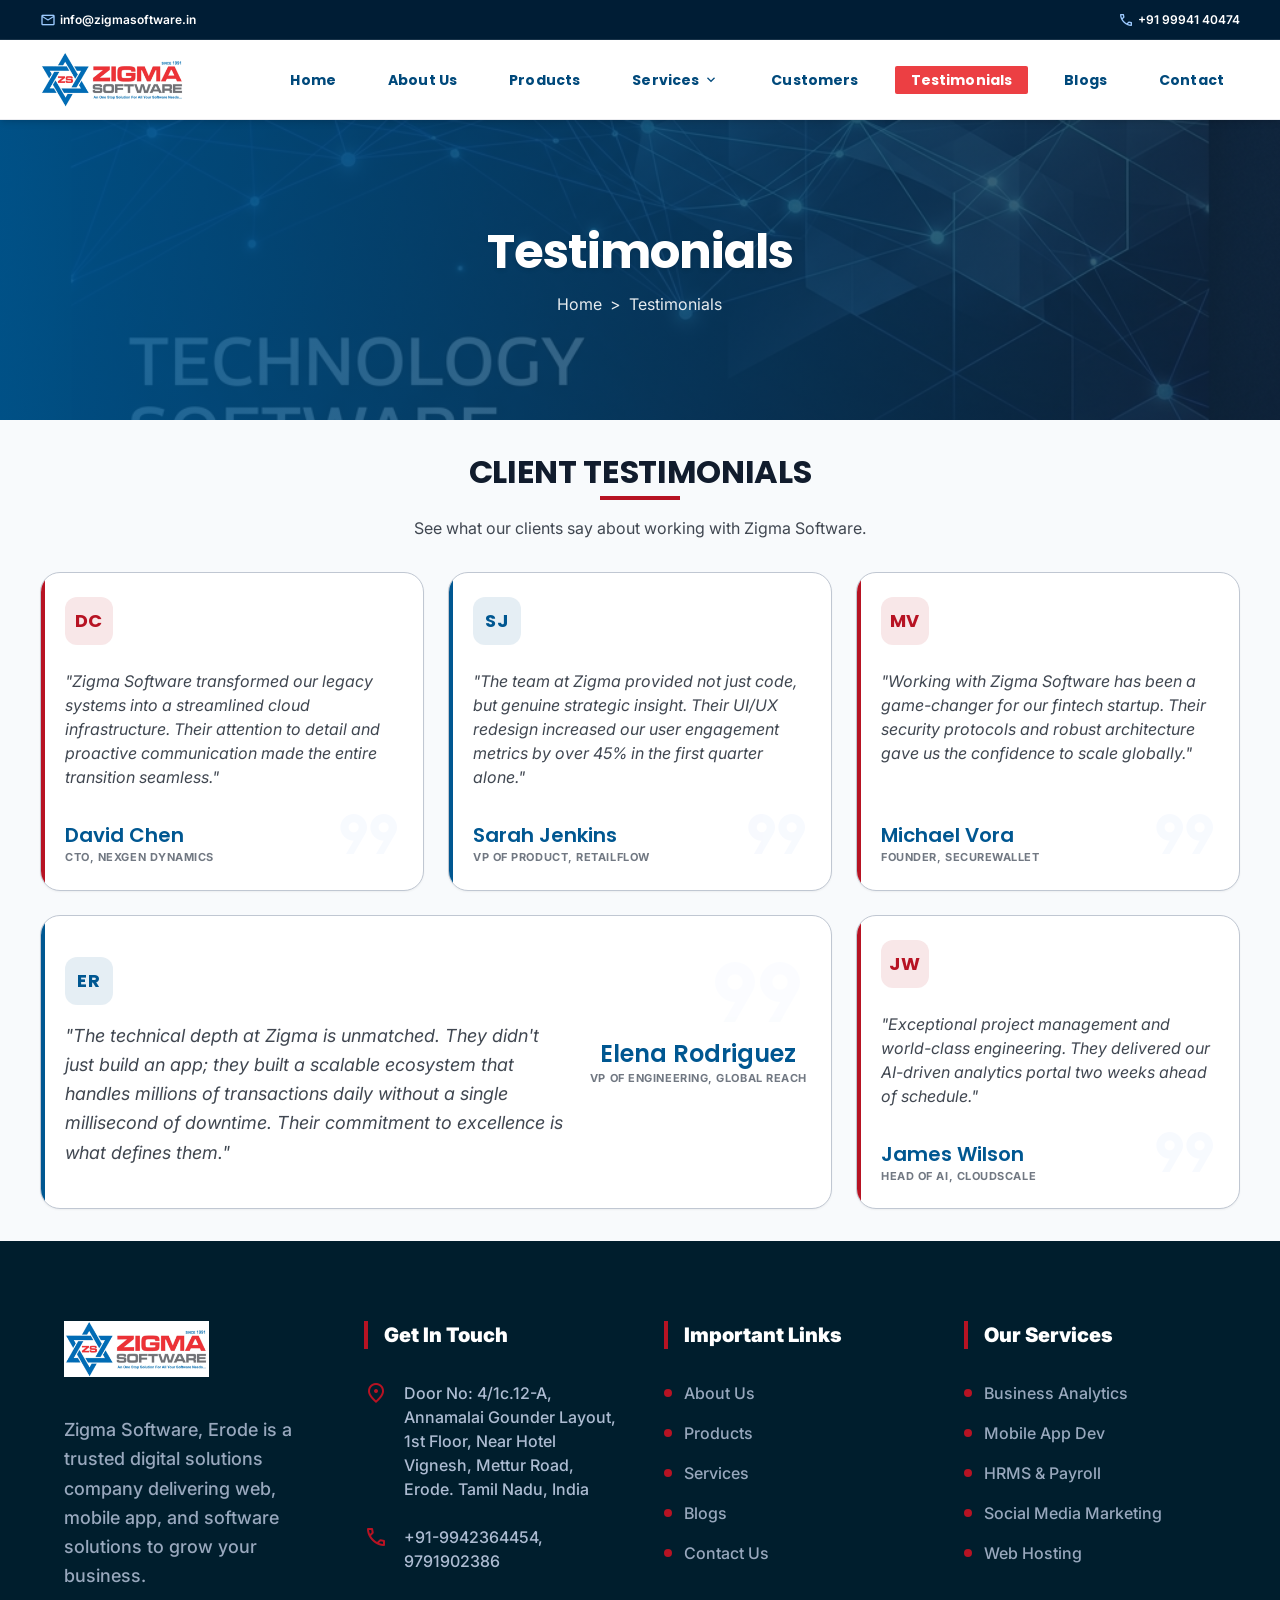
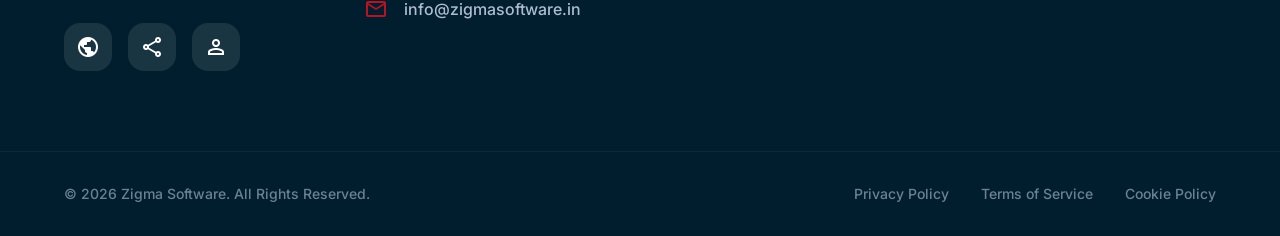
<file: testimonials.html>
<!DOCTYPE html><html class="scroll-smooth" lang="en" style=""><head>
<meta charset="utf-8">
<meta content="width=device-width, initial-scale=1.0" name="viewport">
<title>Testimonials | Zigma Software</title>
<script src="assets/js/tailwind.js"></script>
<link rel="stylesheet" href="assets/css/style.css">
<link href="https://fonts.googleapis.com/css2?family=Hanken+Grotesk:wght@400;500;600;700&amp;family=Inter:wght@400;500;600&amp;family=Poppins:wght@600;700&amp;display=swap" rel="stylesheet">
<link href="https://fonts.googleapis.com/css2?family=Material+Symbols+Outlined:wght,FILL@100..700,0..1&amp;display=swap" rel="stylesheet">
<style>
        .material-symbols-outlined {
            font-variation-settings: 'FILL' 0, 'wght' 400, 'GRAD' 0, 'opsz' 24;
        }
        .text-shadow-sm { text-shadow: 0 2px 4px rgba(0,0,0,0.1); }
        .wave-divider {
            position: absolute;
            bottom: 0;
            left: 0;
            width: 100%;
            overflow: hidden;
            line-height: 0;
            transform: rotate(180deg);
        }
        .wave-divider svg {
            position: relative;
            display: block;
            width: calc(100% + 1.3px);
            height: 60px;
        }
        .wave-divider .shape-fill {
            fill: #f9f9ff; /* background color */
        }
        .fade-up {
            opacity: 0;
            transform: translateY(20px);
            transition: all 0.6s cubic-bezier(0.16, 1, 0.3, 1);
        }
        .fade-up.visible {
            opacity: 1;
            transform: translateY(0);
        }
    </style>
<script id="tailwind-config">
        tailwind.config = {
        "darkMode": "class",
        "theme": {
                "extend": {
                        "colors": {
                                "on-primary-fixed": "#001d35",
                                "primary-fixed": "#d0e4ff",
                                "tertiary-fixed-dim": "#e9c349",
                                "on-tertiary-fixed": "#241a00",
                                "tertiary": "#735c00",
                                "surface-container-highest": "#d8e3fb",
                                "on-error": "#ffffff",
                                "on-error-container": "#93000a",
                                "surface-dim": "#cfdaf2",
                                "outline-variant": "#c0c7d2",
                                "on-secondary-fixed": "#410005",
                                "inverse-surface": "#263143",
                                "secondary-container": "#db3238",
                                "on-background": "#111c2d",
                                "on-surface-variant": "#404751",
                                "surface-container-high": "#dee8ff",
                                "secondary": "#b71323",
                                "surface-container-low": "#f0f3ff",
                                "surface-bright": "#f9f9ff",
                                "inverse-on-surface": "#ecf1ff",
                                "tertiary-fixed": "#ffe088",
                                "secondary-fixed-dim": "#ffb3ae",
                                "surface-container-lowest": "#ffffff",
                                "on-primary-container": "#e6f0ff",
                                "on-primary": "#ffffff",
                                "background": "#f9f9ff",
                                "surface-variant": "#d8e3fb",
                                "on-tertiary-container": "#4e3d00",
                                "on-surface": "#111c2d",
                                "error": "#ba1a1a",
                                "on-secondary": "#ffffff",
                                "surface-tint": "#0062a1",
                                "secondary-fixed": "#ffdad7",
                                "on-primary-fixed-variant": "#00497b",
                                "primary-fixed-dim": "#9ccaff",
                                "primary-container": "#0670b7",
                                "outline": "#717882",
                                "primary": "#005791",
                                "tertiary-container": "#cca72f",
                                "error-container": "#ffdad6",
                                "surface-container": "#e7eeff",
                                "on-tertiary-fixed-variant": "#574500",
                                "on-tertiary": "#ffffff",
                                "inverse-primary": "#9ccaff",
                                "surface": "#f9f9ff",
                                "on-secondary-fixed-variant": "#930016",
                                "on-secondary-container": "#fffbff"
                        },
                        "borderRadius": {
                                "DEFAULT": "0.125rem",
                                "lg": "0.25rem",
                                "xl": "0.5rem",
                                "full": "0.75rem",
                                "card": "20px"
                        },
                        "spacing": {

                          "gutter": "24px",

                          "margin-desktop": "64px",

                          "margin-mobile": "16px",

                          "base": "8px",

                          "container-max": "1280px",

                          "container-margin-desktop": "40px",

                          "container-margin-mobile": "16px",

                          "xs": "4px",

                          "sm": "12px",

                          "md": "16px",

                          "lg": "24px",

                          "xl": "32px"

                        },
                        "fontFamily": {
                                "poppins": [
                                        "Poppins",
                                        "sans-serif"
                                ],
                                "headline-md": [
                                        "Poppins",
                                        "sans-serif"
                                ],
                                "label-md": [
                                        "Inter",
                                        "sans-serif"
                                ],
                                "title-lg": [
                                        "Poppins",
                                        "sans-serif"
                                ],
                                "body-md": [
                                        "Inter",
                                        "sans-serif"
                                ],
                                "headline-lg": [
                                        "Poppins",
                                        "sans-serif"
                                ],
                                "label-sm": [
                                        "Inter",
                                        "sans-serif"
                                ],
                                "display-lg": [
                                        "Poppins",
                                        "sans-serif"
                                ],
                                "body-lg": [
                                        "Inter",
                                        "sans-serif"
                                ]
                        },
                        "fontSize": {
                                "headline-md": [
                                        "24px",
                                        {
                                                "lineHeight": "32px",
                                                "fontWeight": "600"
                                        }
                                ],
                                "label-md": [
                                        "14px",
                                        {
                                                "lineHeight": "20px",
                                                "letterSpacing": "0.01em",
                                                "fontWeight": "500"
                                        }
                                ],
                                "title-lg": [
                                        "20px",
                                        {
                                                "lineHeight": "28px",
                                                "fontWeight": "600"
                                        }
                                ],
                                "body-md": [
                                        "16px",
                                        {
                                                "lineHeight": "24px",
                                                "fontWeight": "400"
                                        }
                                ],
                                "headline-lg": [
                                        "32px",
                                        {
                                                "lineHeight": "40px",
                                                "letterSpacing": "-0.01em",
                                                "fontWeight": "700"
                                        }
                                ],
                                "label-sm": [
                                        "12px",
                                        {
                                                "lineHeight": "16px",
                                                "fontWeight": "600"
                                        }
                                ],
                                "display-lg": [
                                        "48px",
                                        {
                                                "lineHeight": "56px",
                                                "letterSpacing": "-0.02em",
                                                "fontWeight": "700"
                                        }
                                ],
                                "body-lg": [
                                        "18px",
                                        {
                                                "lineHeight": "28px",
                                                "fontWeight": "400"
                                        }
                                ]
                        }
                }
        }
}
    </script>
</head>
<body class="bg-surface font-body-md text-on-surface">
<!-- 1. Top Contact Bar -->
<!-- Top Contact Bar -->
<div class="hidden md:flex bg-[#001D35] text-white h-10 px-container-margin-desktop items-center justify-between text-label-sm font-label-sm relative z-50 border-b border-white/10">
<div class="flex items-center gap-md">
<span class="flex items-center gap-xs"><span class="material-symbols-outlined text-[16px] text-primary-fixed-dim">mail</span> info@zigmasoftware.in</span>
</div>
<div class="flex items-center gap-md">
<span class="flex items-center gap-xs"><span class="material-symbols-outlined text-[16px] text-primary-fixed-dim">call</span> +91 99941 40474</span>
</div>
</div>
<!-- Navigation Header -->
<nav class="sticky top-0 w-full z-50 bg-white shadow-md border-b border-gray-200/80 h-20 flex items-center" id="main-nav">
<div class="max-w-[1280px] mx-auto w-full px-container-margin-desktop flex items-center justify-between h-full">
<a href="index.html" class="flex items-center gap-base cursor-pointer shrink-0">
<img src="assets/images/logo.png" alt="Zigma Software Logo" class="h-14 w-auto object-contain">
</a>
<div class="hidden lg:flex nav-links items-center gap-md xl:gap-xl font-poppins text-label-md h-full">
<a class="text-[#00497b] hover:text-[#EC3F43] transition-all duration-200 px-md py-xs rounded font-bold bg-transparent whitespace-nowrap" href="index.html">Home</a>
<a class="text-[#00497b] hover:text-[#EC3F43] transition-all duration-200 px-md py-xs rounded font-bold bg-transparent whitespace-nowrap" href="about.html">About Us</a>
<a class="text-[#00497b] hover:text-[#EC3F43] transition-all duration-200 px-md py-xs rounded font-bold bg-transparent whitespace-nowrap" href="products.html">Products</a>
<!-- Services Dropdown container -->
<div class="relative group h-full flex items-center">
  <button class="text-[#00497b] hover:text-[#EC3F43] transition-all duration-200 px-md py-xs rounded font-bold bg-transparent flex items-center gap-xs focus:outline-none whitespace-nowrap">
    <span>Services</span>
    <span class="material-symbols-outlined text-[16px] transition-transform duration-200 group-hover:rotate-180 font-bold">expand_more</span>
  </button>
  <!-- Dropdown Menu -->
  <div class="absolute top-full left-0 w-64 rounded-md shadow-lg bg-white ring-1 ring-black ring-opacity-5 opacity-0 invisible group-hover:opacity-100 group-hover:visible transition-all duration-200 z-50 py-1 text-left">
    <a href="web-development.html" class="block px-4 py-2.5 text-sm text-gray-700 hover:bg-gray-100 hover:text-primary whitespace-nowrap" role="menuitem">Web Design & Development</a>
    <a href="mobile-development.html" class="block px-4 py-2.5 text-sm text-gray-700 hover:bg-gray-100 hover:text-primary whitespace-nowrap" role="menuitem">Mobile App Development</a>
    <a href="seo-services.html" class="block px-4 py-2.5 text-sm text-gray-700 hover:bg-gray-100 hover:text-primary whitespace-nowrap" role="menuitem">SEO Services</a>
    <a href="social-marketing.html" class="block px-4 py-2.5 text-sm text-gray-700 hover:bg-gray-100 hover:text-primary whitespace-nowrap" role="menuitem">Social Media Marketing</a>
    <a href="software-support.html" class="block px-4 py-2.5 text-sm text-gray-700 hover:bg-gray-100 hover:text-primary whitespace-nowrap" role="menuitem">Software Support</a>
  </div>
</div>
<a class="text-[#00497b] hover:text-[#EC3F43] transition-all duration-200 px-md py-xs rounded font-bold bg-transparent whitespace-nowrap" href="customer.html">Customers</a>
<a class="text-[#00497b] hover:text-[#EC3F43] transition-all duration-200 px-md py-xs rounded font-bold bg-transparent whitespace-nowrap" href="testimonials.html">Testimonials</a>
<a class="text-[#00497b] hover:text-[#EC3F43] transition-all duration-200 px-md py-xs rounded font-bold bg-transparent whitespace-nowrap" href="blog.html">Blogs</a>
<a href="contact.html" class="text-[#00497b] hover:text-[#EC3F43] transition-all duration-200 px-md py-xs rounded font-bold bg-transparent whitespace-nowrap">Contact</a>
</div>
<button class="lg:hidden text-[#00497b]" id="mobile-menu-toggle">
<span class="material-symbols-outlined">menu</span>
</button>
</div>
</nav>

<!-- Mobile Menu (Overlay) -->
<div class="fixed inset-0 z-[100] bg-[#001D35]/95 hidden lg:hidden flex flex-col items-center justify-center gap-lg text-white text-title-lg font-bold" id="mobile-menu">
<button class="absolute top-6 right-6 text-white" id="mobile-menu-close">
<span class="material-symbols-outlined text-[32px]">close</span>
</button>
<a class="hover:text-secondary transition-colors" href="index.html">Home</a>
<a class="hover:text-secondary transition-colors" href="about.html">About Us</a>
<a class="hover:text-secondary transition-colors" href="products.html">Products</a>
<div class="flex flex-col items-center gap-sm">
  <span class="text-white/60 text-sm uppercase tracking-wider">Services</span>
  <a class="text-white hover:text-secondary text-base transition-colors" href="web-development.html">Web Design & Development</a>
  <a class="text-white hover:text-secondary text-base transition-colors" href="mobile-development.html">Mobile App Development</a>
  <a class="text-white hover:text-secondary text-base transition-colors" href="seo-services.html">SEO Services</a>
      <a class="text-white hover:text-secondary text-base transition-colors" href="social-marketing.html">Social Media Marketing</a>
  <a class="text-white hover:text-secondary text-base transition-colors" href="software-support.html">Software Support</a>
</div>
<a class="hover:text-secondary transition-colors" href="customer.html">Customers</a>
<a class="hover:text-secondary transition-colors" href="testimonials.html">Testimonials</a>
<a class="hover:text-secondary transition-colors" href="blog.html">Blogs</a>
<a href="contact.html" class="bg-[#EC3F43] text-white px-xl py-md rounded-full font-semibold hover:brightness-110 transition-all mt-md">Contact</a>
</div>
<!-- 3. Hero Banner -->
<section class="relative h-[300px] flex flex-col items-center justify-center text-center overflow-hidden">
<div class="absolute inset-0 z-0">
<img class="w-full h-full object-cover" src="assets/images/tech_banner_bg.png" alt="Testimonials Hero">
<div class="absolute inset-0 bg-gradient-to-r from-[#005791]/90 to-[#111c2d]/70"></div>
</div>
<div class="relative z-10 text-white">
<h1 class="font-display-lg text-display-lg mb-sm text-shadow-sm">Testimonials</h1>
<p class="font-label-md opacity-90"><a href="index.html" class="hover:underline">Home</a> <span class="mx-xs">&gt;</span> Testimonials</p>
</div>
</section>
<!-- 4. Testimonials Section -->
<section class="py-xl bg-[#F8FAFC]">
<div class="max-w-7xl mx-auto px-container-margin-desktop">
<div class="text-center mb-xl fade-up visible">
<h2 class="font-headline-lg text-headline-lg text-on-surface mb-xs" style="font-family: Poppins, sans-serif;">CLIENT TESTIMONIALS</h2>
<div class="w-20 h-1 bg-secondary mx-auto mb-md"></div>
<p class="font-body-lg text-on-surface-variant max-w-2xl mx-auto">See what our clients say about working with Zigma Software.</p>
</div>
<!-- Bento-style Asymmetric Grid for Testimonials -->
<div class="grid grid-cols-1 md:grid-cols-2 lg:grid-cols-3 gap-lg">
<!-- Card 1: Red Accent -->
<div class="fade-up bg-white rounded-card border border-outline-variant p-lg shadow-sm hover:shadow-xl hover:-translate-y-2 transition-all duration-300 relative group flex flex-col justify-between h-full overflow-hidden visible">
<div class="absolute left-0 top-0 bottom-0 w-1 bg-secondary group-hover:w-2 transition-all"></div>
<div>
<div class="w-12 h-12 bg-secondary/10 rounded-full flex items-center justify-center mb-lg testimonial-avatar">
<span class="material-symbols-outlined text-secondary" data-icon="format_quote" data-weight="fill">format_quote</span>
</div>
<p class="text-on-surface-variant italic mb-xl relative z-10">
                            "Zigma Software transformed our legacy systems into a streamlined cloud infrastructure. Their attention to detail and proactive communication made the entire transition seamless."
                        </p>
</div>
<div class="flex items-center gap-md">

<div>
<h4 class="font-headline-md text-title-lg text-primary" style="font-family: Poppins, sans-serif;">David Chen</h4>
<p class="text-[11px] font-bold text-outline tracking-wider uppercase">CTO, NexGen Dynamics</p>
</div>
</div>
<span class="material-symbols-outlined absolute bottom-4 right-4 text-surface-container-highest text-[80px] opacity-20 pointer-events-none" data-icon="format_quote">format_quote</span>
</div>
<!-- Card 2: Blue Accent -->
<div class="fade-up bg-white rounded-card border border-outline-variant p-lg shadow-sm hover:shadow-xl hover:-translate-y-2 transition-all duration-300 relative group flex flex-col justify-between h-full overflow-hidden visible">
<div class="absolute left-0 top-0 bottom-0 w-1 bg-primary group-hover:w-2 transition-all"></div>
<div>
<div class="w-12 h-12 bg-primary/10 rounded-full flex items-center justify-center mb-lg testimonial-avatar">
<span class="material-symbols-outlined text-primary" data-icon="format_quote" data-weight="fill">format_quote</span>
</div>
<p class="text-on-surface-variant italic mb-xl relative z-10">
                            "The team at Zigma provided not just code, but genuine strategic insight. Their UI/UX redesign increased our user engagement metrics by over 45% in the first quarter alone."
                        </p>
</div>
<div class="flex items-center gap-md">

<div>
<h4 class="font-headline-md text-title-lg text-primary" style="font-family: Poppins, sans-serif;">Sarah Jenkins</h4>
<p class="text-[11px] font-bold text-outline tracking-wider uppercase">VP of Product, RetailFlow</p>
</div>
</div>

<span class="material-symbols-outlined absolute bottom-4 right-4 text-surface-container-highest text-[80px] opacity-20 pointer-events-none" data-icon="format_quote">format_quote</span>
</div>
<!-- Card 3: Red Accent -->
<div class="fade-up bg-white rounded-card border border-outline-variant p-lg shadow-sm hover:shadow-xl hover:-translate-y-2 transition-all duration-300 relative group flex flex-col justify-between h-full overflow-hidden visible">
<div class="absolute left-0 top-0 bottom-0 w-1 bg-secondary group-hover:w-2 transition-all"></div>
<div>
<div class="w-12 h-12 bg-secondary/10 rounded-full flex items-center justify-center mb-lg testimonial-avatar">
<span class="material-symbols-outlined text-secondary" data-icon="format_quote" data-weight="fill">format_quote</span>
</div>
<p class="text-on-surface-variant italic mb-xl relative z-10">
                            "Working with Zigma Software has been a game-changer for our fintech startup. Their security protocols and robust architecture gave us the confidence to scale globally."
                        </p>
</div>
<div class="flex items-center gap-md">

<div>
<h4 class="font-headline-md text-title-lg text-primary" style="font-family: Poppins, sans-serif;">Michael Vora</h4>
<p class="text-[11px] font-bold text-outline tracking-wider uppercase">Founder, SecureWallet</p>
</div>
</div>
<span class="material-symbols-outlined absolute bottom-4 right-4 text-surface-container-highest text-[80px] opacity-20 pointer-events-none" data-icon="format_quote">format_quote</span>
</div>
<!-- Card 4: Blue Accent (Spans 2 on MD) -->
<div class="fade-up md:col-span-2 bg-white rounded-card border border-outline-variant p-lg shadow-sm hover:shadow-xl hover:-translate-y-2 transition-all duration-300 relative group flex flex-col md:flex-row gap-lg justify-between items-center overflow-hidden visible">
<div class="absolute left-0 top-0 bottom-0 w-1 bg-primary group-hover:w-2 transition-all"></div>
<div class="flex-1">
<div class="w-12 h-12 bg-primary/10 rounded-full flex items-center justify-center mb-md testimonial-avatar">
<span class="material-symbols-outlined text-primary" data-icon="format_quote" data-weight="fill">format_quote</span>
</div>
<p class="text-on-surface-variant italic text-lg leading-relaxed relative z-10">
                            "The technical depth at Zigma is unmatched. They didn't just build an app; they built a scalable ecosystem that handles millions of transactions daily without a single millisecond of downtime. Their commitment to excellence is what defines them."
                        </p>
</div>
<div class="flex flex-col items-center text-center min-w-[180px]">

<h4 class="font-headline-md text-headline-md text-primary" style="font-family: Poppins, sans-serif;">Elena Rodriguez</h4>
<p class="text-[11px] font-bold text-outline tracking-wider uppercase">VP of Engineering, Global Reach</p>
</div>
<span class="material-symbols-outlined absolute top-4 right-4 text-surface-container-highest text-[120px] opacity-10 pointer-events-none" data-icon="format_quote">format_quote</span>
</div>
<!-- Card 5: Red Accent -->
<div class="fade-up bg-white rounded-card border border-outline-variant p-lg shadow-sm hover:shadow-xl hover:-translate-y-2 transition-all duration-300 relative group flex flex-col justify-between h-full overflow-hidden visible">
<div class="absolute left-0 top-0 bottom-0 w-1 bg-secondary group-hover:w-2 transition-all"></div>
<div>
<div class="w-12 h-12 bg-secondary/10 rounded-full flex items-center justify-center mb-lg testimonial-avatar">
<span class="material-symbols-outlined text-secondary" data-icon="format_quote" data-weight="fill">format_quote</span>
</div>
<p class="text-on-surface-variant italic mb-xl relative z-10">
                            "Exceptional project management and world-class engineering. They delivered our AI-driven analytics portal two weeks ahead of schedule."
                        </p>
</div>
<div class="flex items-center gap-md">

<div>
<h4 class="font-headline-md text-title-lg text-primary" style="font-family: Poppins, sans-serif;">James Wilson</h4>
<p class="text-[11px] font-bold text-outline tracking-wider uppercase">Head of AI, CloudScale</p>
</div>
</div>
<span class="material-symbols-outlined absolute bottom-4 right-4 text-surface-container-highest text-[80px] opacity-20 pointer-events-none" data-icon="format_quote">format_quote</span>
</div>
</div>
</div>
</section>
<!-- Footer -->
<footer class="bg-[#001e2d] pt-20 pb-8 text-on-tertiary">
<div class="grid grid-cols-1 md:grid-cols-4 gap-12 px-margin-desktop max-w-container-max mx-auto mb-20">
<div class="space-y-8">
<a href="index.html" class="inline-block"><img src="assets/images/logo.png" alt="Zigma Software Logo" class="h-14 w-auto"></a>
<p class="text-surface-variant/70 text-lg leading-relaxed font-medium">
                Zigma Software, Erode is a trusted digital solutions company delivering web, mobile app, and software solutions to grow your business.
            </p>
<div class="flex gap-4">
<a class="w-12 h-12 rounded-2xl bg-white/10 flex items-center justify-center hover:bg-secondary hover:text-white transition-all text-white" href="#">
<span class="material-symbols-outlined">public</span>
</a>
<a class="w-12 h-12 rounded-2xl bg-white/10 flex items-center justify-center hover:bg-secondary hover:text-white transition-all text-white" href="#">
<span class="material-symbols-outlined">share</span>
</a>
<a class="w-12 h-12 rounded-2xl bg-white/10 flex items-center justify-center hover:bg-secondary hover:text-white transition-all text-white" href="#">
<span class="material-symbols-outlined">person</span>
</a>
</div>
</div>
<div>
<h4 class="text-xl font-black text-white mb-8 border-l-4 border-secondary pl-4">Get In Touch</h4>
<ul class="space-y-6 text-surface-variant/80 font-medium">
<li class="flex gap-4">
<span class="material-symbols-outlined text-secondary shrink-0">location_on</span>
<span class="">Door No: 4/1c.12-A, Annamalai Gounder Layout, 1st Floor, Near Hotel Vignesh, Mettur Road, Erode. Tamil Nadu, India</span>
</li>
<li class="flex gap-4">
<span class="material-symbols-outlined text-secondary shrink-0">phone</span>
<span class="">+91-9942364454, 9791902386</span>
</li>
<li class="flex gap-4">
<span class="material-symbols-outlined text-secondary shrink-0">mail</span>
<span class="">info@zigmasoftware.in</span>
</li>
</ul>
</div>
<div>
<h4 class="text-xl font-black text-white mb-8 border-l-4 border-secondary pl-4">Important Links</h4>
<ul class="space-y-4 font-medium">
<li class=""><a class="text-surface-variant/70 hover:text-white transition-all flex items-center gap-3 group" href="about.html"><span class="w-2 h-2 bg-secondary rounded-full group-hover:w-6 transition-all"></span> About Us</a></li>
<li class=""><a class="text-surface-variant/70 hover:text-white transition-all flex items-center gap-3 group" href="products.html"><span class="w-2 h-2 bg-secondary rounded-full group-hover:w-6 transition-all"></span> Products</a></li>
<li class=""><a class="text-surface-variant/70 hover:text-white transition-all flex items-center gap-3 group" href="web-development.html"><span class="w-2 h-2 bg-secondary rounded-full group-hover:w-6 transition-all"></span> Services</a></li>
<li class=""><a class="text-surface-variant/70 hover:text-white transition-all flex items-center gap-3 group" href="blog.html"><span class="w-2 h-2 bg-secondary rounded-full group-hover:w-6 transition-all"></span> Blogs</a></li>
<li class=""><a class="text-surface-variant/70 hover:text-white transition-all flex items-center gap-3 group" href="contact.html"><span class="w-2 h-2 bg-secondary rounded-full group-hover:w-6 transition-all"></span> Contact Us</a></li>
</ul>
</div>
<div>
<h4 class="text-xl font-black text-white mb-8 border-l-4 border-secondary pl-4">Our Services</h4>
<ul class="space-y-4 font-medium">
<li class=""><a class="text-surface-variant/70 hover:text-white transition-all flex items-center gap-3 group" href="software-support.html"><span class="w-2 h-2 bg-secondary rounded-full group-hover:w-6 transition-all"></span> Business Analytics</a></li>
<li class=""><a class="text-surface-variant/70 hover:text-white transition-all flex items-center gap-3 group" href="mobile-development.html"><span class="w-2 h-2 bg-secondary rounded-full group-hover:w-6 transition-all"></span> Mobile App Dev</a></li>
<li class=""><a class="text-surface-variant/70 hover:text-white transition-all flex items-center gap-3 group" href="software-support.html"><span class="w-2 h-2 bg-secondary rounded-full group-hover:w-6 transition-all"></span> HRMS &amp; Payroll</a></li>
<li class=""><a class="text-surface-variant/70 hover:text-white transition-all flex items-center gap-3 group" href="social-marketing.html"><span class="w-2 h-2 bg-secondary rounded-full group-hover:w-6 transition-all"></span> Social Media Marketing</a></li>
<li class=""><a class="text-surface-variant/70 hover:text-white transition-all flex items-center gap-3 group" href="web-development.html"><span class="w-2 h-2 bg-secondary rounded-full group-hover:w-6 transition-all"></span> Web Hosting</a></li>
</ul>
</div>
</div>
<div class="border-t border-white/5 pt-8 px-margin-desktop max-w-container-max mx-auto flex flex-col md:flex-row justify-between items-center gap-6 text-surface-variant/50 text-sm font-medium">
<p class="">© 2026 Zigma Software. All Rights Reserved.</p>
<div class="flex gap-8">
<a class="hover:text-white transition-colors" href="#">Privacy Policy</a>
<a class="hover:text-white transition-colors" href="#">Terms of Service</a>
<a class="hover:text-white transition-colors" href="#">Cookie Policy</a>
</div>
</div>
</footer>
<script>
        // Mobile menu toggle logic
        // Mobile menu toggle and active path highlight logic
    document.addEventListener('DOMContentLoaded', () => {
        const mobileMenuToggle = document.getElementById('mobile-menu-toggle');
        const mobileMenuClose = document.getElementById('mobile-menu-close');
        const mobileMenu = document.getElementById('mobile-menu');
 
        if (mobileMenuToggle && mobileMenuClose && mobileMenu) {
            mobileMenuToggle.addEventListener('click', () => {
                mobileMenu.classList.remove('hidden');
            });
            mobileMenuClose.addEventListener('click', () => {
                mobileMenu.classList.add('hidden');
            });
        }

        // Active page detection and highlight
        const currentPath = window.location.pathname.split('/').pop() || 'index.html';
        const servicePaths = [
            'web-development.html',
            'mobile-development.html',
            'seo-services.html',
            /* social-marketing removed */
            'software-support.html'
        ];

        // 1. Highlight Desktop Nav Items
        const desktopLinks = document.querySelectorAll('#main-nav a, #main-nav button');
        desktopLinks.forEach(link => {
            let isActive = false;
            const href = link.getAttribute('href');
            if (href) {
                const linkPath = href.split('/').pop();
                if (linkPath === currentPath) {
                    isActive = true;
                } else if ((currentPath === '' || currentPath === '/') && linkPath === 'index.html') {
                    isActive = true;
                }
            } else {
                // Services dropdown parent button
                if (link.textContent.trim().toLowerCase().includes('services') && servicePaths.includes(currentPath)) {
                    isActive = true;
                }
            }

            if (isActive) {
                link.classList.remove('bg-transparent', 'text-[#00497b]', 'hover:text-[#EC3F43]');
                link.classList.add('bg-[#EC3F43]', 'text-white', 'hover:brightness-110');
            } else {
                link.classList.remove('bg-[#EC3F43]', 'text-white', 'hover:brightness-110');
                link.classList.add('bg-transparent', 'text-[#00497b]', 'hover:text-[#EC3F43]');
            }
        });

        // 2. Highlight Mobile Nav Items
        const mobileLinks = document.querySelectorAll('#mobile-menu a');
        mobileLinks.forEach(link => {
            let isActive = false;
            const href = link.getAttribute('href');
            if (href) {
                const linkPath = href.split('/').pop();
                if (linkPath === currentPath) {
                    isActive = true;
                } else if ((currentPath === '' || currentPath === '/') && linkPath === 'index.html') {
                    isActive = true;
                }
            }

            if (isActive) {
                if (link.classList.contains('rounded-full')) {
                    // Mobile Contact button when active
                    link.classList.add('bg-[#EC3F43]', 'text-white', 'hover:brightness-110');
                } else {
                    // Other mobile items when active
                    link.classList.add('bg-[#EC3F43]', 'text-white', 'px-6', 'py-2', 'rounded-full', 'hover:brightness-110');
                    link.classList.remove('hover:text-secondary');
                }
            } else {
                if (link.classList.contains('rounded-full') && href && href.endsWith('contact.html')) {
                    // Mobile Contact button when inactive (bordered layout)
                    link.classList.remove('bg-[#EC3F43]', 'hover:brightness-110');
                    link.classList.add('border', 'border-white/20', 'text-white', 'hover:bg-white/10');
                } else {
                    // Other mobile items when inactive
                    link.classList.remove('bg-[#EC3F43]', 'px-6', 'py-2', 'rounded-full', 'hover:brightness-110');
                    link.classList.add('hover:text-secondary');
                }
            }
        });

        // Dynamic Testimonial Initials Generation
        const testimonialCards = document.querySelectorAll('.rounded-card');
        testimonialCards.forEach(card => {
            const avatarCircle = card.querySelector('.testimonial-avatar');
            const nameHeader = card.querySelector('h4');
            if (avatarCircle && nameHeader) {
                const name = nameHeader.textContent.trim();
                const nameParts = name.split(/\s+/).filter(Boolean);
                let initials = "";
                if (nameParts.length > 0) {
                    const firstInitial = nameParts[0][0];
                    const lastInitial = nameParts.length > 1 ? nameParts[nameParts.length - 1][0] : "";
                    initials = (firstInitial + lastInitial).toUpperCase();
                }
                if (initials) {
                    // Find color class from current quote icon to maintain color harmony
                    const quoteIcon = avatarCircle.querySelector('.material-symbols-outlined');
                    let colorClass = 'text-primary';
                    if (quoteIcon) {
                        if (quoteIcon.classList.contains('text-secondary')) {
                            colorClass = 'text-secondary';
                        } else if (quoteIcon.classList.contains('text-primary')) {
                            colorClass = 'text-primary';
                        }
                    }
                    // Replace quote icon with initials, maintaining alignment and typography styling
                    avatarCircle.innerHTML = `<span class="font-poppins font-bold text-lg tracking-wider ${colorClass}">${initials}</span>`;
                }
            }
        });
    });

        // Simple Intersection Observer for Fade-up animation
        const observerOptions = {
            threshold: 0.1,
            rootMargin: '0px 0px -50px 0px'
        };

        const observer = new IntersectionObserver((entries) => {
            entries.forEach(entry => {
                if (entry.isIntersecting) {
                    entry.target.classList.add('visible');
                    observer.unobserve(entry.target);
                }
            });
        }, observerOptions);

        document.querySelectorAll('.fade-up').forEach(el => observer.observe(el));

        // Header scroll behavior
        window.addEventListener('scroll', () => {
            const header = document.querySelector('header');
            if (window.scrollY > 50) {
                header.classList.add('shadow-md');
                header.classList.add('h-16');
                header.classList.remove('h-20');
            } else {
                header.classList.remove('shadow-md');
                header.classList.add('h-20');
                header.classList.remove('h-16');
            }
        });
    </script>


</body></html>
</file>
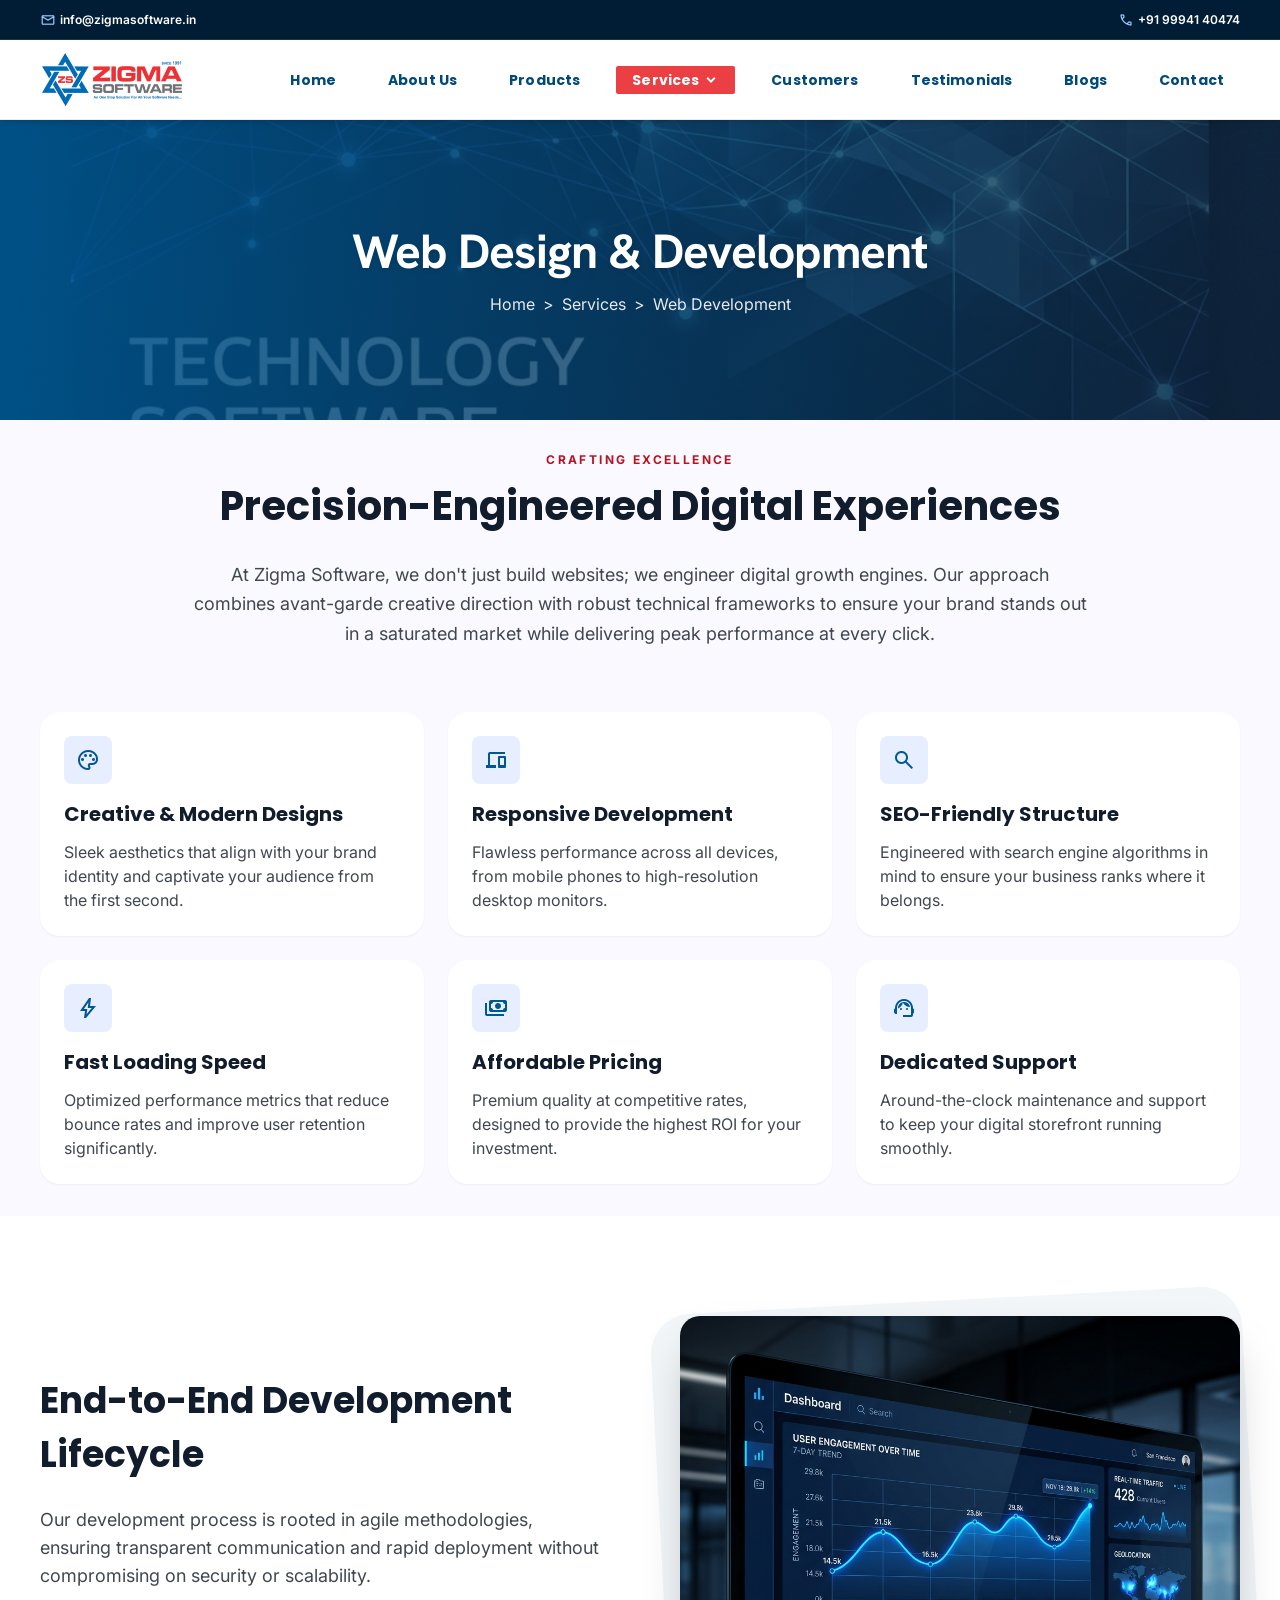
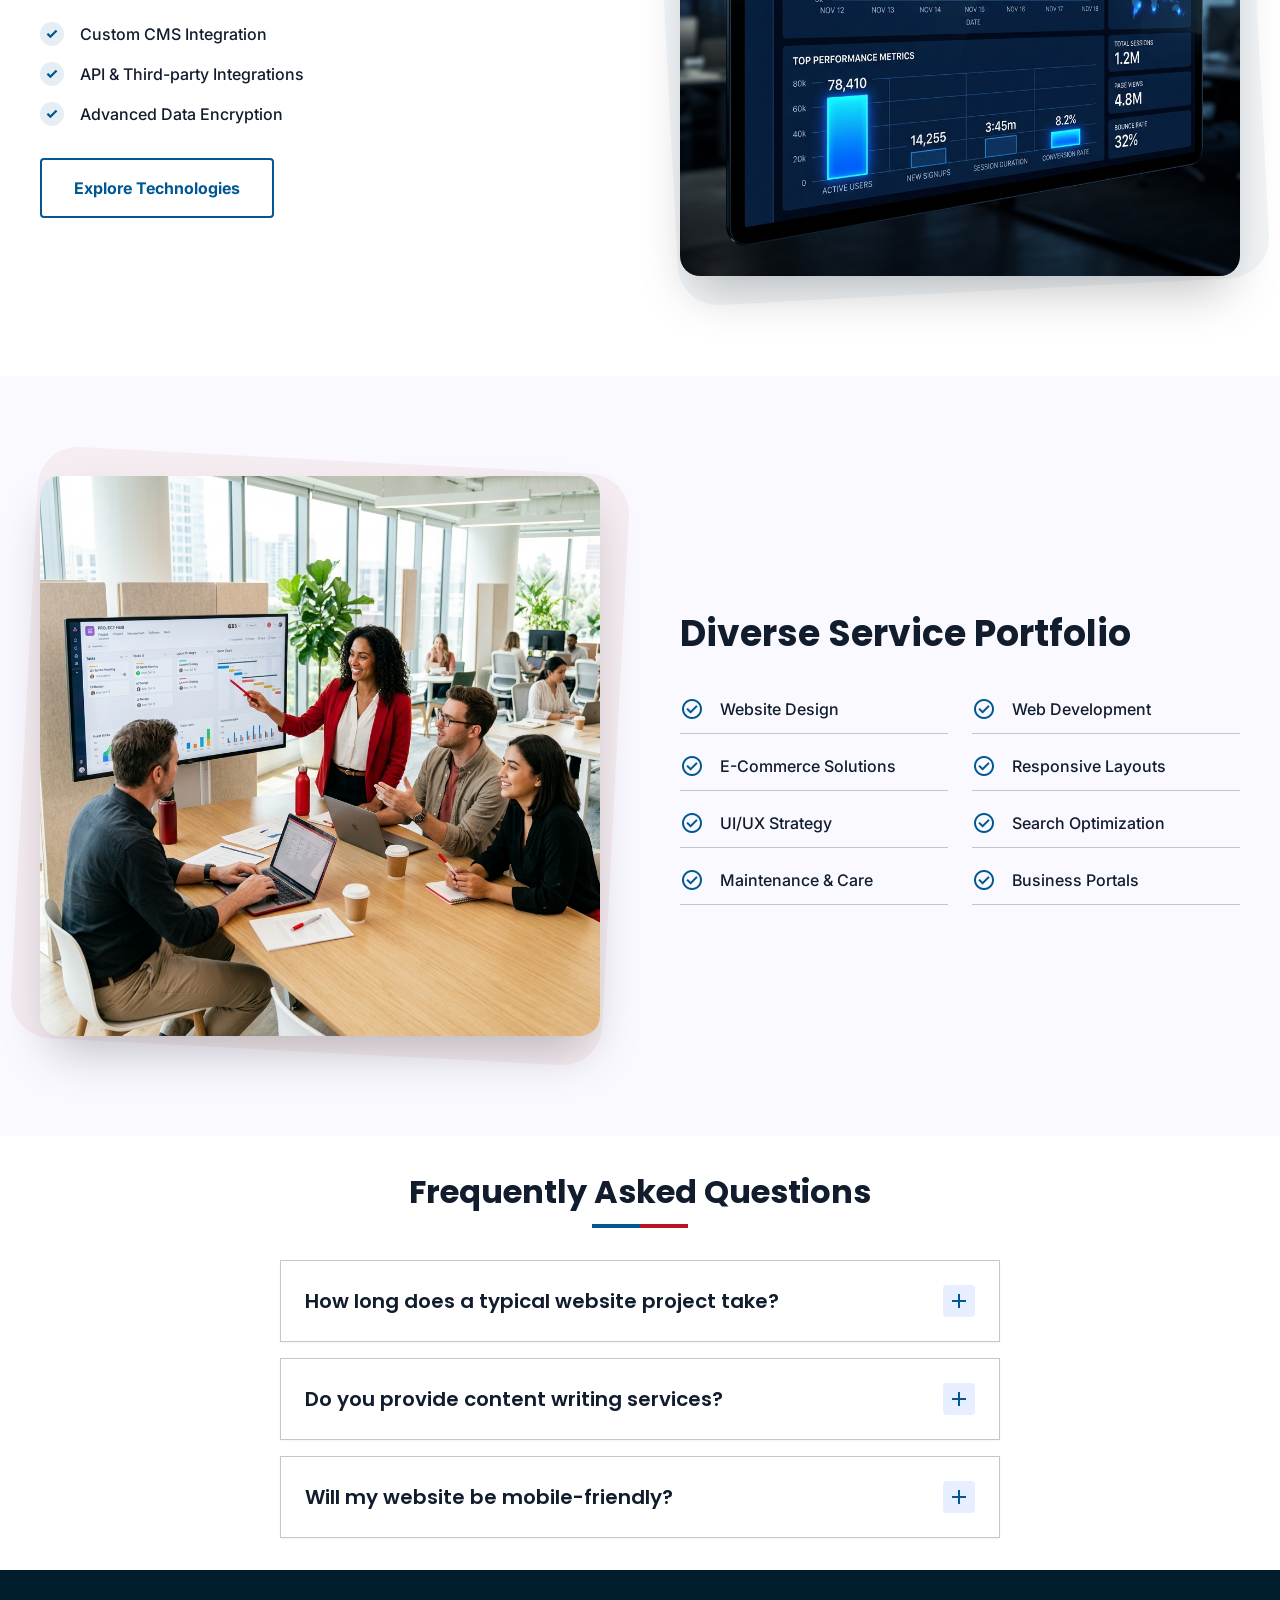
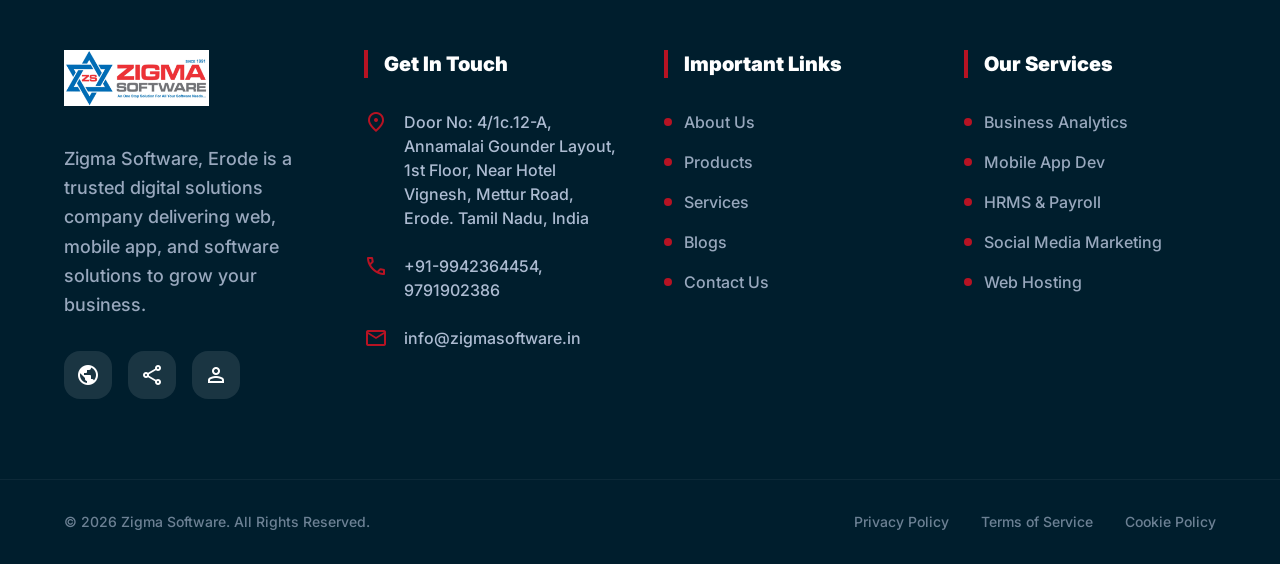
<file: web-development.html>
<!DOCTYPE html>

<html class="scroll-smooth" lang="en"><head>
<meta charset="utf-8"/>
<meta content="width=device-width, initial-scale=1.0" name="viewport"/>
<title>Web Design &amp; Development | Zigma Software</title>
<script src="assets/js/tailwind.js"></script>
<link rel="stylesheet" href="assets/css/style.css">
<link href="https://fonts.googleapis.com" rel="preconnect"/>
<link crossorigin="" href="https://fonts.gstatic.com" rel="preconnect"/>
<link href="https://fonts.googleapis.com/css2?family=Hanken+Grotesk:wght@400;500;600;700;800&amp;family=Inter:wght@400;500;600&amp;family=Poppins:wght@400;600;700&amp;display=swap" rel="stylesheet"/>
<link href="https://fonts.googleapis.com/css2?family=Material+Symbols+Outlined:wght,FILL@100..700,0..1&amp;display=swap" rel="stylesheet"/>
<style>
        .font-poppins { font-family: 'Poppins', sans-serif; }
        .font-inter { font-family: 'Inter', sans-serif; }
        .glass-card {
            background: rgba(255, 255, 255, 0.8);
            backdrop-filter: blur(12px);
            border: 1px solid rgba(255, 255, 255, 0.3);
        }
        .hero-gradient-overlay {
            background: linear-gradient(135deg, rgba(0, 87, 145, 0.92) 0%, rgba(18, 28, 45, 0.85) 100%);
        }
        .btn-gradient {
            background: linear-gradient(90deg, #005791 0%, #b71323 100%);
            transition: all 0.3s ease;
        }
        .btn-gradient:hover {
            filter: brightness(1.1);
            box-shadow: 0 4px 15px rgba(183, 19, 35, 0.3);
        }
        .fade-up {
            opacity: 0;
            transform: translateY(20px);
            transition: all 0.6s cubic-bezier(0.16, 1, 0.3, 1);
        }
        .fade-up.visible {
            opacity: 1;
            transform: translateY(0);
        }
        .wave-divider {
            position: absolute;
            bottom: 0;
            left: 0;
            width: 100%;
            overflow: hidden;
            line-height: 0;
            transform: rotate(180deg);
        }
        .wave-divider svg {
            position: relative;
            display: block;
            width: calc(100% + 1.3px);
            height: 60px;
        }
        .wave-divider .shape-fill {
            fill: #f9f9ff;
        }
        .text-shadow-sm { text-shadow: 0 2px 4px rgba(0,0,0,0.1); }
    </style>
<script id="tailwind-config">
      tailwind.config = {
        darkMode: "class",
        theme: {
          extend: {
            "colors": {
                    "error-container": "#ffdad6",
                    "on-primary-fixed": "#001d35",
                    "background": "#f9f9ff",
                    "surface-container": "#e7eeff",
                    "on-tertiary-fixed": "#241a00",
                    "primary-container": "#0670b7",
                    "outline-variant": "#c0c7d2",
                    "surface": "#f9f9ff",
                    "on-tertiary": "#ffffff",
                    "on-secondary-fixed-variant": "#930016",
                    "inverse-on-surface": "#ecf1ff",
                    "on-surface-variant": "#404751",
                    "secondary": "#b71323",
                    "outline": "#717882",
                    "on-tertiary-fixed-variant": "#574500",
                    "secondary-fixed": "#ffdad7",
                    "on-primary-container": "#e6f0ff",
                    "tertiary-fixed-dim": "#e9c349",
                    "primary": "#005791",
                    "secondary-fixed-dim": "#ffb3ae",
                    "on-background": "#111c2d",
                    "tertiary": "#735c00",
                    "inverse-primary": "#9ccaff",
                    "primary-fixed": "#d0e4ff",
                    "surface-container-lowest": "#ffffff",
                    "tertiary-container": "#cca72f",
                    "on-secondary-container": "#fffbff",
                    "on-primary-fixed-variant": "#00497b",
                    "surface-variant": "#d8e3fb",
                    "on-surface": "#111c2d",
                    "on-primary": "#ffffff",
                    "surface-container-high": "#dee8ff",
                    "surface-tint": "#0062a1",
                    "primary-fixed-dim": "#9ccaff",
                    "on-tertiary-container": "#4e3d00",
                    "error": "#ba1a1a",
                    "on-error-container": "#93000a",
                    "surface-bright": "#f9f9ff",
                    "surface-container-highest": "#d8e3fb",
                    "on-secondary": "#ffffff",
                    "on-error": "#ffffff",
                    "on-secondary-fixed": "#410005",
                    "tertiary-fixed": "#ffe088",
                    "surface-dim": "#cfdaf2",
                    "secondary-container": "#db3238",
                    "surface-container-low": "#f0f3ff",
                    "inverse-surface": "#263143"
            },
            "borderRadius": {
                    "DEFAULT": "0.125rem",
                    "lg": "0.25rem",
                    "xl": "0.5rem",
                    "full": "0.75rem",
                    "20px": "20px"
            },
            "spacing": {

              "gutter": "24px",

              "margin-desktop": "64px",

              "margin-mobile": "16px",

              "base": "8px",

              "container-max": "1280px",

              "container-margin-desktop": "40px",

              "container-margin-mobile": "16px",

              "xs": "4px",

              "sm": "12px",

              "md": "16px",

              "lg": "24px",

              "xl": "32px"

            },
            "fontFamily": {
                    "headline-lg": ["Hanken Grotesk"],
                    "title-lg": ["Hanken Grotesk"],
                    "label-sm": ["Inter"],
                    "body-lg": ["Inter"],
                    "display-lg": ["Hanken Grotesk"],
                    "headline-md": ["Hanken Grotesk"],
                    "label-md": ["Inter"],
                    "body-md": ["Inter"]
            },
            "fontSize": {
                    "headline-lg": ["32px", {"lineHeight": "40px", "letterSpacing": "-0.01em", "fontWeight": "700"}],
                    "title-lg": ["20px", {"lineHeight": "28px", "fontWeight": "600"}],
                    "label-sm": ["12px", {"lineHeight": "16px", "fontWeight": "600"}],
                    "body-lg": ["18px", {"lineHeight": "28px", "fontWeight": "400"}],
                    "display-lg": ["48px", {"lineHeight": "56px", "letterSpacing": "-0.02em", "fontWeight": "700"}],
                    "headline-md": ["24px", {"lineHeight": "32px", "fontWeight": "600"}],
                    "label-md": ["14px", {"lineHeight": "20px", "letterSpacing": "0.01em", "fontWeight": "500"}],
                    "body-md": ["16px", {"lineHeight": "24px", "fontWeight": "400"}]
            }
          },
        },
      }
    </script>
<style>
    body {
      min-height: max(884px, 100dvh);
    }
  </style>
  </head>
<body class="bg-background text-on-surface font-inter">
<!-- Top Contact Bar -->
<div class="hidden md:flex bg-[#001D35] text-white h-10 px-container-margin-desktop items-center justify-between text-label-sm font-label-sm relative z-50 border-b border-white/10">
<div class="flex items-center gap-md">
<span class="flex items-center gap-xs"><span class="material-symbols-outlined text-[16px] text-primary-fixed-dim">mail</span> info@zigmasoftware.in</span>
</div>
<div class="flex items-center gap-md">
<span class="flex items-center gap-xs"><span class="material-symbols-outlined text-[16px] text-primary-fixed-dim">call</span> +91 99941 40474</span>
</div>
</div>
<!-- Navigation Header -->
<nav class="sticky top-0 w-full z-50 bg-white shadow-md border-b border-gray-200/80 h-20 flex items-center" id="main-nav">
<div class="max-w-[1280px] mx-auto w-full px-container-margin-desktop flex items-center justify-between h-full">
<a href="index.html" class="flex items-center gap-base cursor-pointer shrink-0">
<img src="assets/images/logo.png" alt="Zigma Software Logo" class="h-14 w-auto object-contain">
</a>
    <div class="hidden lg:flex nav-links items-center gap-md xl:gap-xl font-poppins text-label-md h-full">
<a class="text-[#00497b] hover:text-[#EC3F43] transition-all duration-200 px-md py-xs rounded font-bold bg-transparent whitespace-nowrap" href="index.html">Home</a>
<a class="text-[#00497b] hover:text-[#EC3F43] transition-all duration-200 px-md py-xs rounded font-bold bg-transparent whitespace-nowrap" href="about.html">About Us</a>
<a class="text-[#00497b] hover:text-[#EC3F43] transition-all duration-200 px-md py-xs rounded font-bold bg-transparent whitespace-nowrap" href="products.html">Products</a>
<!-- Services Dropdown container -->
<div class="relative group h-full flex items-center">
  <button class="text-[#00497b] hover:text-[#EC3F43] transition-all duration-200 px-md py-xs rounded font-bold bg-transparent flex items-center gap-xs focus:outline-none whitespace-nowrap">
    <span>Services</span>
    <span class="material-symbols-outlined text-[16px] transition-transform duration-200 group-hover:rotate-180 font-bold">expand_more</span>
  </button>
  <!-- Dropdown Menu -->
  <div class="absolute top-full left-0 w-64 rounded-md shadow-lg bg-white ring-1 ring-black ring-opacity-5 opacity-0 invisible group-hover:opacity-100 group-hover:visible transition-all duration-200 z-50 py-1 text-left">
    <a href="web-development.html" class="block px-4 py-2.5 text-sm text-gray-700 hover:bg-gray-100 hover:text-primary whitespace-nowrap" role="menuitem">Web Design & Development</a>
    <a href="mobile-development.html" class="block px-4 py-2.5 text-sm text-gray-700 hover:bg-gray-100 hover:text-primary whitespace-nowrap" role="menuitem">Mobile App Development</a>
    <a href="seo-services.html" class="block px-4 py-2.5 text-sm text-gray-700 hover:bg-gray-100 hover:text-primary whitespace-nowrap" role="menuitem">SEO Services</a>
    <a href="social-marketing.html" class="block px-4 py-2.5 text-sm text-gray-700 hover:bg-gray-100 hover:text-primary whitespace-nowrap" role="menuitem">Social Media Marketing</a>
          <!-- Product Development removed -->
    <a href="software-support.html" class="block px-4 py-2.5 text-sm text-gray-700 hover:bg-gray-100 hover:text-primary whitespace-nowrap" role="menuitem">Software Support</a>
  </div>
</div>
<a class="text-[#00497b] hover:text-[#EC3F43] transition-all duration-200 px-md py-xs rounded font-bold bg-transparent whitespace-nowrap" href="customer.html">Customers</a>
<a class="text-[#00497b] hover:text-[#EC3F43] transition-all duration-200 px-md py-xs rounded font-bold bg-transparent whitespace-nowrap" href="testimonials.html">Testimonials</a>
<a class="text-[#00497b] hover:text-[#EC3F43] transition-all duration-200 px-md py-xs rounded font-bold bg-transparent whitespace-nowrap" href="blog.html">Blogs</a>
<a href="contact.html" class="text-[#00497b] hover:text-[#EC3F43] transition-all duration-200 px-md py-xs rounded font-bold bg-transparent whitespace-nowrap">Contact</a>
</div>
<button class="lg:hidden text-[#00497b]" id="mobile-menu-toggle">
<span class="material-symbols-outlined">menu</span>
</button>
</div>
</nav>

<!-- Mobile Menu (Overlay) -->
<div class="fixed inset-0 z-[100] bg-[#001D35]/95 hidden lg:hidden flex flex-col items-center justify-center gap-lg text-white text-title-lg font-bold" id="mobile-menu">
<button class="absolute top-6 right-6 text-white" id="mobile-menu-close">
<span class="material-symbols-outlined text-[32px]">close</span>
</button>
<a class="hover:text-secondary transition-colors" href="index.html">Home</a>
<a class="hover:text-secondary transition-colors" href="about.html">About Us</a>
<a class="hover:text-secondary transition-colors" href="products.html">Products</a>
    <div class="flex flex-col items-center gap-sm">
  <span class="text-white/60 text-sm uppercase tracking-wider">Services</span>
  <a class="text-white hover:text-secondary text-base transition-colors" href="web-development.html">Web Design & Development</a>
  <a class="text-white hover:text-secondary text-base transition-colors" href="mobile-development.html">Mobile App Development</a>
  <a class="text-white hover:text-secondary text-base transition-colors" href="seo-services.html">SEO Services</a>
      <a class="text-white hover:text-secondary text-base transition-colors" href="social-marketing.html">Social Media Marketing</a>
    <!-- Product Development removed -->
  <a class="text-white hover:text-secondary text-base transition-colors" href="software-support.html">Software Support</a>
</div>
<a class="hover:text-secondary transition-colors" href="customer.html">Customers</a>
<a class="hover:text-secondary transition-colors" href="testimonials.html">Testimonials</a>
<a class="hover:text-secondary transition-colors" href="blog.html">Blogs</a>
<a href="contact.html" class="bg-[#EC3F43] text-white px-xl py-md rounded-full font-semibold hover:brightness-110 transition-all mt-md">Contact</a>
</div>
<!-- Hero Banner -->
<section class="relative h-[300px] flex flex-col items-center justify-center text-center overflow-hidden">
<div class="absolute inset-0 z-0">
<img class="w-full h-full object-cover" src="assets/images/tech_banner_bg.png" alt="Web Development Hero">
<div class="absolute inset-0 bg-gradient-to-r from-[#005791]/90 to-[#111c2d]/70"></div>
</div>
<div class="relative z-10 text-white">
<h1 class="font-display-lg text-display-lg mb-sm text-shadow-sm">Web Design &amp; Development</h1>
<p class="font-label-md opacity-90"><a href="index.html" class="hover:underline">Home</a> <span class="mx-xs">&gt;</span> Services <span class="mx-xs">&gt;</span> Web Development</p>
</div>
</section>
<!-- Introduction Section -->
<section class="py-xl bg-background">
<div class="max-w-[1280px] mx-auto px-container-margin-desktop text-center">
<span class="text-secondary font-bold tracking-[0.2em] text-label-sm uppercase mb-base block fade-up">Crafting Excellence</span>
<h2 class="font-poppins text-on-background text-[32px] md:text-[40px] font-bold mb-lg fade-up delay-100">Precision-Engineered Digital Experiences</h2>
<p class="text-on-surface-variant text-body-lg max-w-[900px] mx-auto leading-relaxed fade-up delay-200">
                At Zigma Software, we don't just build websites; we engineer digital growth engines. Our approach combines avant-garde creative direction with robust technical frameworks to ensure your brand stands out in a saturated market while delivering peak performance at every click.
            </p>
</div>
</section>
<!-- Why Choose Us Grid -->
<section class="py-xl bg-background">
<div class="max-w-[1280px] mx-auto px-container-margin-desktop">
<div class="grid grid-cols-1 md:grid-cols-2 lg:grid-cols-3 gap-lg">
<!-- Card 1 -->
<div class="group bg-white p-lg rounded-20px shadow-sm hover:shadow-xl hover:-translate-y-2 transition-all duration-300 fade-up">
<div class="w-12 h-12 rounded-xl bg-surface-container flex items-center justify-center mb-md group-hover:bg-primary transition-colors">
<span class="material-symbols-outlined text-primary group-hover:text-white">palette</span>
</div>
<h3 class="font-poppins text-title-lg font-bold mb-sm">Creative &amp; Modern Designs</h3>
<p class="text-on-surface-variant text-body-md">Sleek aesthetics that align with your brand identity and captivate your audience from the first second.</p>
</div>
<!-- Card 2 -->
<div class="group bg-white p-lg rounded-20px shadow-sm hover:shadow-xl hover:-translate-y-2 transition-all duration-300 fade-up delay-100">
<div class="w-12 h-12 rounded-xl bg-surface-container flex items-center justify-center mb-md group-hover:bg-primary transition-colors">
<span class="material-symbols-outlined text-primary group-hover:text-white">devices</span>
</div>
<h3 class="font-poppins text-title-lg font-bold mb-sm">Responsive Development</h3>
<p class="text-on-surface-variant text-body-md">Flawless performance across all devices, from mobile phones to high-resolution desktop monitors.</p>
</div>
<!-- Card 3 -->
<div class="group bg-white p-lg rounded-20px shadow-sm hover:shadow-xl hover:-translate-y-2 transition-all duration-300 fade-up delay-200">
<div class="w-12 h-12 rounded-xl bg-surface-container flex items-center justify-center mb-md group-hover:bg-primary transition-colors">
<span class="material-symbols-outlined text-primary group-hover:text-white">search</span>
</div>
<h3 class="font-poppins text-title-lg font-bold mb-sm">SEO-Friendly Structure</h3>
<p class="text-on-surface-variant text-body-md">Engineered with search engine algorithms in mind to ensure your business ranks where it belongs.</p>
</div>
<!-- Card 4 -->
<div class="group bg-white p-lg rounded-20px shadow-sm hover:shadow-xl hover:-translate-y-2 transition-all duration-300 fade-up">
<div class="w-12 h-12 rounded-xl bg-surface-container flex items-center justify-center mb-md group-hover:bg-primary transition-colors">
<span class="material-symbols-outlined text-primary group-hover:text-white">bolt</span>
</div>
<h3 class="font-poppins text-title-lg font-bold mb-sm">Fast Loading Speed</h3>
<p class="text-on-surface-variant text-body-md">Optimized performance metrics that reduce bounce rates and improve user retention significantly.</p>
</div>
<!-- Card 5 -->
<div class="group bg-white p-lg rounded-20px shadow-sm hover:shadow-xl hover:-translate-y-2 transition-all duration-300 fade-up delay-100">
<div class="w-12 h-12 rounded-xl bg-surface-container flex items-center justify-center mb-md group-hover:bg-primary transition-colors">
<span class="material-symbols-outlined text-primary group-hover:text-white">payments</span>
</div>
<h3 class="font-poppins text-title-lg font-bold mb-sm">Affordable Pricing</h3>
<p class="text-on-surface-variant text-body-md">Premium quality at competitive rates, designed to provide the highest ROI for your investment.</p>
</div>
<!-- Card 6 -->
<div class="group bg-white p-lg rounded-20px shadow-sm hover:shadow-xl hover:-translate-y-2 transition-all duration-300 fade-up delay-200">
<div class="w-12 h-12 rounded-xl bg-surface-container flex items-center justify-center mb-md group-hover:bg-primary transition-colors">
<span class="material-symbols-outlined text-primary group-hover:text-white">support_agent</span>
</div>
<h3 class="font-poppins text-title-lg font-bold mb-sm">Dedicated Support</h3>
<p class="text-on-surface-variant text-body-md">Around-the-clock maintenance and support to keep your digital storefront running smoothly.</p>
</div>
</div>
</div>
</section>
<!-- Website Development Section (Image Right) -->
<section class="py-[100px] bg-white overflow-hidden">
<div class="max-w-[1280px] mx-auto px-container-margin-desktop grid grid-cols-1 lg:grid-cols-2 gap-[80px] items-center">
<div class="fade-up">
<h2 class="font-poppins text-[36px] font-bold text-on-surface mb-lg">End-to-End Development Lifecycle</h2>
<p class="text-on-surface-variant text-body-lg mb-xl">Our development process is rooted in agile methodologies, ensuring transparent communication and rapid deployment without compromising on security or scalability.</p>
<ul class="space-y-md">
<li class="flex items-center gap-md">
<div class="w-6 h-6 rounded-full bg-primary/10 flex items-center justify-center">
<span class="material-symbols-outlined text-primary text-[18px]" style="font-variation-settings: 'wght' 700;">check</span>
</div>
<span class="font-medium text-on-surface">Custom CMS Integration</span>
</li>
<li class="flex items-center gap-md">
<div class="w-6 h-6 rounded-full bg-primary/10 flex items-center justify-center">
<span class="material-symbols-outlined text-primary text-[18px]" style="font-variation-settings: 'wght' 700;">check</span>
</div>
<span class="font-medium text-on-surface">API &amp; Third-party Integrations</span>
</li>
<li class="flex items-center gap-md">
<div class="w-6 h-6 rounded-full bg-primary/10 flex items-center justify-center">
<span class="material-symbols-outlined text-primary text-[18px]" style="font-variation-settings: 'wght' 700;">check</span>
</div>
<span class="font-medium text-on-surface">Advanced Data Encryption</span>
</li>
</ul>
<button class="mt-xl border-2 border-primary text-primary font-bold px-xl py-md rounded-lg hover:bg-primary hover:text-white transition-all">Explore Technologies</button>
</div>
<div class="relative fade-up delay-200">
<div class="absolute -inset-4 bg-primary/5 rounded-[40px] -rotate-3"></div>
<img class="relative w-full rounded-20px shadow-2xl hover:scale-[1.02] transition-transform duration-500" data-alt="A top-down view of a modern workstation with a sleek laptop displaying clean, organized code. Surrounding the laptop are minimalist design sketches on high-quality paper, a digital tablet with a stylus, and a steaming cup of coffee. The environment is bathed in bright, natural morning light, creating a professional and creative atmosphere with a clean, light-mode aesthetic dominated by whites and soft grays." src="assets/images/analytics_dashboard.png"/>
</div>
</div>
</section>
<!-- Services We Provide (Image Left) -->
<section class="py-[100px] bg-background">
<div class="max-w-[1280px] mx-auto px-container-margin-desktop grid grid-cols-1 lg:grid-cols-2 gap-[80px] items-center">
<div class="order-2 lg:order-1 relative fade-up">
<div class="absolute -inset-4 bg-secondary/5 rounded-[40px] rotate-3"></div>
<img class="relative w-full rounded-20px shadow-2xl hover:scale-[1.02] transition-transform duration-500" data-alt="A bright, collaborative studio workspace where professional developers and designers are engaged in a planning session around a large touchscreen display. The display shows a colorful user interface layout. The room is modern with large windows, minimalist furniture, and a sophisticated vibe. The lighting is high-key and optimistic, reflecting a culture of innovation and precision. The overall aesthetic is clean, luxurious, and highly professional." src="assets/images/office_collaboration.png"/>
</div>
<div class="order-1 lg:order-2 fade-up delay-200">
<h2 class="font-poppins text-[36px] font-bold text-on-surface mb-lg">Diverse Service Portfolio</h2>
<div class="grid grid-cols-1 md:grid-cols-2 gap-y-base gap-x-lg">
<div class="flex items-center gap-md py-sm border-b border-outline-variant">
<span class="material-symbols-outlined text-primary animate-pulse">check_circle</span>
<span class="font-medium">Website Design</span>
</div>
<div class="flex items-center gap-md py-sm border-b border-outline-variant">
<span class="material-symbols-outlined text-primary animate-pulse">check_circle</span>
<span class="font-medium">Web Development</span>
</div>
<div class="flex items-center gap-md py-sm border-b border-outline-variant">
<span class="material-symbols-outlined text-primary animate-pulse">check_circle</span>
<span class="font-medium">E-Commerce Solutions</span>
</div>
<div class="flex items-center gap-md py-sm border-b border-outline-variant">
<span class="material-symbols-outlined text-primary animate-pulse">check_circle</span>
<span class="font-medium">Responsive Layouts</span>
</div>
<div class="flex items-center gap-md py-sm border-b border-outline-variant">
<span class="material-symbols-outlined text-primary animate-pulse">check_circle</span>
<span class="font-medium">UI/UX Strategy</span>
</div>
<div class="flex items-center gap-md py-sm border-b border-outline-variant">
<span class="material-symbols-outlined text-primary animate-pulse">check_circle</span>
<span class="font-medium">Search Optimization</span>
</div>
<div class="flex items-center gap-md py-sm border-b border-outline-variant">
<span class="material-symbols-outlined text-primary animate-pulse">check_circle</span>
<span class="font-medium">Maintenance &amp; Care</span>
</div>
<div class="flex items-center gap-md py-sm border-b border-outline-variant">
<span class="material-symbols-outlined text-primary animate-pulse">check_circle</span>
<span class="font-medium">Business Portals</span>
</div>
</div>
</div>
</div>
</section>
<!-- FAQ Section -->
<section class="py-xl bg-white">
<div class="max-w-[800px] mx-auto px-container-margin-desktop">
<div class="text-center mb-xl">
<h2 class="font-poppins text-[32px] font-bold mb-base">Frequently Asked Questions</h2>
<div class="h-1 w-24 mx-auto flex">
<div class="h-full w-1/2 bg-primary"></div>
<div class="h-full w-1/2 bg-secondary"></div>
</div>
</div>
<div class="space-y-md">
<!-- FAQ Item 1 -->
<div class="border border-outline-variant rounded-16px overflow-hidden shadow-sm transition-all duration-300">
<button class="w-full flex items-center justify-between p-lg text-left bg-white faq-toggle" data-target="faq-1">
<span class="font-poppins font-semibold text-title-lg">How long does a typical website project take?</span>
<div class="w-8 h-8 rounded-lg bg-surface-container flex items-center justify-center text-primary transition-transform duration-300 icon-box">
<span class="material-symbols-outlined">add</span>
</div>
</button>
<div class="hidden px-lg pb-lg text-on-surface-variant leading-relaxed" id="faq-1">
                        Standard corporate websites typically range from 4 to 8 weeks, while complex e-commerce or custom applications may take 12 weeks or more. We prioritize quality and thorough testing at every phase.
                    </div>
</div>
<!-- FAQ Item 2 -->
<div class="border border-outline-variant rounded-16px overflow-hidden shadow-sm transition-all duration-300">
<button class="w-full flex items-center justify-between p-lg text-left bg-white faq-toggle" data-target="faq-2">
<span class="font-poppins font-semibold text-title-lg">Do you provide content writing services?</span>
<div class="w-8 h-8 rounded-lg bg-surface-container flex items-center justify-center text-primary transition-transform duration-300 icon-box">
<span class="material-symbols-outlined">add</span>
</div>
</button>
<div class="hidden px-lg pb-lg text-on-surface-variant leading-relaxed" id="faq-2">
                        Yes, we have a team of professional copywriters who specialize in SEO-optimized content that aligns with your brand voice and drives conversions.
                    </div>
</div>
<!-- FAQ Item 3 -->
<div class="border border-outline-variant rounded-16px overflow-hidden shadow-sm transition-all duration-300">
<button class="w-full flex items-center justify-between p-lg text-left bg-white faq-toggle" data-target="faq-3">
<span class="font-poppins font-semibold text-title-lg">Will my website be mobile-friendly?</span>
<div class="w-8 h-8 rounded-lg bg-surface-container flex items-center justify-center text-primary transition-transform duration-300 icon-box">
<span class="material-symbols-outlined">add</span>
</div>
</button>
<div class="hidden px-lg pb-lg text-on-surface-variant leading-relaxed" id="faq-3">
                        Absolutely. All our websites are built using "Mobile-First" principles, ensuring a seamless and high-performance experience on smartphones, tablets, and desktops.
                    </div>
</div>
</div>
</div>
</section>
<!-- Footer -->
<footer class="bg-[#001e2d] pt-20 pb-8 text-on-tertiary">
<div class="grid grid-cols-1 md:grid-cols-4 gap-12 px-margin-desktop max-w-container-max mx-auto mb-20">
<div class="space-y-8">
<a href="index.html" class="inline-block"><img src="assets/images/logo.png" alt="Zigma Software Logo" class="h-14 w-auto"></a>
<p class="text-surface-variant/70 text-lg leading-relaxed font-medium">
                Zigma Software, Erode is a trusted digital solutions company delivering web, mobile app, and software solutions to grow your business.
            </p>
<div class="flex gap-4">
<a class="w-12 h-12 rounded-2xl bg-white/10 flex items-center justify-center hover:bg-secondary hover:text-white transition-all text-white" href="#">
<span class="material-symbols-outlined">public</span>
</a>
<a class="w-12 h-12 rounded-2xl bg-white/10 flex items-center justify-center hover:bg-secondary hover:text-white transition-all text-white" href="#">
<span class="material-symbols-outlined">share</span>
</a>
<a class="w-12 h-12 rounded-2xl bg-white/10 flex items-center justify-center hover:bg-secondary hover:text-white transition-all text-white" href="#">
<span class="material-symbols-outlined">person</span>
</a>
</div>
</div>
<div>
<h4 class="text-xl font-black text-white mb-8 border-l-4 border-secondary pl-4">Get In Touch</h4>
<ul class="space-y-6 text-surface-variant/80 font-medium">
<li class="flex gap-4">
<span class="material-symbols-outlined text-secondary shrink-0">location_on</span>
<span class="">Door No: 4/1c.12-A, Annamalai Gounder Layout, 1st Floor, Near Hotel Vignesh, Mettur Road, Erode. Tamil Nadu, India</span>
</li>
<li class="flex gap-4">
<span class="material-symbols-outlined text-secondary shrink-0">phone</span>
<span class="">+91-9942364454, 9791902386</span>
</li>
<li class="flex gap-4">
<span class="material-symbols-outlined text-secondary shrink-0">mail</span>
<span class="">info@zigmasoftware.in</span>
</li>
</ul>
</div>
<div>
<h4 class="text-xl font-black text-white mb-8 border-l-4 border-secondary pl-4">Important Links</h4>
<ul class="space-y-4 font-medium">
<li class=""><a class="text-surface-variant/70 hover:text-white transition-all flex items-center gap-3 group" href="about.html"><span class="w-2 h-2 bg-secondary rounded-full group-hover:w-6 transition-all"></span> About Us</a></li>
<li class=""><a class="text-surface-variant/70 hover:text-white transition-all flex items-center gap-3 group" href="products.html"><span class="w-2 h-2 bg-secondary rounded-full group-hover:w-6 transition-all"></span> Products</a></li>
<li class=""><a class="text-surface-variant/70 hover:text-white transition-all flex items-center gap-3 group" href="web-development.html"><span class="w-2 h-2 bg-secondary rounded-full group-hover:w-6 transition-all"></span> Services</a></li>
<li class=""><a class="text-surface-variant/70 hover:text-white transition-all flex items-center gap-3 group" href="blog.html"><span class="w-2 h-2 bg-secondary rounded-full group-hover:w-6 transition-all"></span> Blogs</a></li>
<li class=""><a class="text-surface-variant/70 hover:text-white transition-all flex items-center gap-3 group" href="contact.html"><span class="w-2 h-2 bg-secondary rounded-full group-hover:w-6 transition-all"></span> Contact Us</a></li>
</ul>
</div>
<div>
<h4 class="text-xl font-black text-white mb-8 border-l-4 border-secondary pl-4">Our Services</h4>
<ul class="space-y-4 font-medium">
<li class=""><a class="text-surface-variant/70 hover:text-white transition-all flex items-center gap-3 group" href="software-support.html"><span class="w-2 h-2 bg-secondary rounded-full group-hover:w-6 transition-all"></span> Business Analytics</a></li>
<li class=""><a class="text-surface-variant/70 hover:text-white transition-all flex items-center gap-3 group" href="mobile-development.html"><span class="w-2 h-2 bg-secondary rounded-full group-hover:w-6 transition-all"></span> Mobile App Dev</a></li>
<li class=""><a class="text-surface-variant/70 hover:text-white transition-all flex items-center gap-3 group" href="software-support.html"><span class="w-2 h-2 bg-secondary rounded-full group-hover:w-6 transition-all"></span> HRMS &amp; Payroll</a></li>
<li class=""><a class="text-surface-variant/70 hover:text-white transition-all flex items-center gap-3 group" href="social-marketing.html"><span class="w-2 h-2 bg-secondary rounded-full group-hover:w-6 transition-all"></span> Social Media Marketing</a></li>
<li class=""><a class="text-surface-variant/70 hover:text-white transition-all flex items-center gap-3 group" href="web-development.html"><span class="w-2 h-2 bg-secondary rounded-full group-hover:w-6 transition-all"></span> Web Hosting</a></li>
</ul>
</div>
</div>
<div class="border-t border-white/5 pt-8 px-margin-desktop max-w-container-max mx-auto flex flex-col md:flex-row justify-between items-center gap-6 text-surface-variant/50 text-sm font-medium">
<p class="">© 2026 Zigma Software. All Rights Reserved.</p>
<div class="flex gap-8">
<a class="hover:text-white transition-colors" href="#">Privacy Policy</a>
<a class="hover:text-white transition-colors" href="#">Terms of Service</a>
<a class="hover:text-white transition-colors" href="#">Cookie Policy</a>
</div>
</div>
</footer>
<script>
        // Intersection Observer for fade-up animation
        const observerOptions = {
            threshold: 0.1
        };

        const observer = new IntersectionObserver((entries) => {
            entries.forEach(entry => {
                if (entry.isIntersecting) {
                    entry.target.classList.add('visible');
                }
            });
        }, observerOptions);

        document.querySelectorAll('.fade-up').forEach(el => observer.observe(el));

        // FAQ Accordion Logic
        document.querySelectorAll('.faq-toggle').forEach(button => {
            button.addEventListener('click', () => {
                const targetId = button.getAttribute('data-target');
                const content = document.getElementById(targetId);
                const iconBox = button.querySelector('.icon-box');
                const icon = iconBox.querySelector('span');

                // Close other items
                document.querySelectorAll('.faq-toggle').forEach(otherBtn => {
                    if (otherBtn !== button) {
                        const otherContent = document.getElementById(otherBtn.getAttribute('data-target'));
                        otherContent.classList.add('hidden');
                        otherBtn.querySelector('.icon-box').classList.remove('rotate-45');
                        otherBtn.querySelector('.icon-box').classList.remove('bg-primary');
                        otherBtn.querySelector('.icon-box').classList.remove('text-white');
                        otherBtn.querySelector('.icon-box span').textContent = 'add';
                    }
                });

                // Toggle Current
                if (content.classList.contains('hidden')) {
                    content.classList.remove('hidden');
                    iconBox.classList.add('rotate-45');
                    iconBox.classList.add('bg-primary');
                    iconBox.classList.add('text-white');
                    icon.textContent = 'add';
                } else {
                    content.classList.add('hidden');
                    iconBox.classList.remove('rotate-45');
                    iconBox.classList.remove('bg-primary');
                    iconBox.classList.remove('text-white');
                    icon.textContent = 'add';
                }
            });
        });

        // Mobile menu toggle and active path highlight logic
        document.addEventListener('DOMContentLoaded', () => {
            const mobileMenuToggle = document.getElementById('mobile-menu-toggle');
            const mobileMenuClose = document.getElementById('mobile-menu-close');
            const mobileMenu = document.getElementById('mobile-menu');

            if (mobileMenuToggle && mobileMenuClose && mobileMenu) {
                mobileMenuToggle.addEventListener('click', () => {
                    mobileMenu.classList.remove('hidden');
                });
                mobileMenuClose.addEventListener('click', () => {
                    mobileMenu.classList.add('hidden');
                });
            }

            // Active page detection and highlight
            const currentPath = window.location.pathname.split('/').pop() || 'index.html';
            const servicePaths = [
                'web-development.html',
                'mobile-development.html',
                'seo-services.html',
                /* social-marketing removed */
                'software-support.html'
            ];

            // 1. Highlight Desktop Nav Items
            const desktopLinks = document.querySelectorAll('#main-nav a, #main-nav button');
            desktopLinks.forEach(link => {
                let isActive = false;
                const href = link.getAttribute('href');
                if (href) {
                    const linkPath = href.split('/').pop();
                    if (linkPath === currentPath) {
                        isActive = true;
                    } else if ((currentPath === '' || currentPath === '/') && linkPath === 'index.html') {
                        isActive = true;
                    }
                } else {
                    // Services dropdown parent button
                    if (link.textContent.trim().toLowerCase().includes('services') && servicePaths.includes(currentPath)) {
                        isActive = true;
                    }
                }

                if (isActive) {
                    link.classList.remove('bg-transparent', 'text-[#00497b]', 'hover:text-[#EC3F43]');
                    link.classList.add('bg-[#EC3F43]', 'text-white', 'hover:brightness-110');
                } else {
                    link.classList.remove('bg-[#EC3F43]', 'text-white', 'hover:brightness-110');
                    link.classList.add('bg-transparent', 'text-[#00497b]', 'hover:text-[#EC3F43]');
                }
            });

            // 2. Highlight Mobile Nav Items
            const mobileLinks = document.querySelectorAll('#mobile-menu a');
            mobileLinks.forEach(link => {
                let isActive = false;
                const href = link.getAttribute('href');
                if (href) {
                    const linkPath = href.split('/').pop();
                    if (linkPath === currentPath) {
                        isActive = true;
                    } else if ((currentPath === '' || currentPath === '/') && linkPath === 'index.html') {
                        isActive = true;
                    }
                }

                if (isActive) {
                    if (link.classList.contains('rounded-full')) {
                        // Mobile Contact button when active
                        link.classList.add('bg-[#EC3F43]', 'text-white', 'hover:brightness-110');
                    } else {
                        // Other mobile items when active
                        link.classList.add('bg-[#EC3F43]', 'text-white', 'px-6', 'py-2', 'rounded-full', 'hover:brightness-110');
                        link.classList.remove('hover:text-secondary');
                    }
                } else {
                    if (link.classList.contains('rounded-full') && href && href.endsWith('contact.html')) {
                        // Mobile Contact button when inactive (bordered layout)
                        link.classList.remove('bg-[#EC3F43]', 'hover:brightness-110');
                        link.classList.add('border', 'border-white/20', 'text-white', 'hover:bg-white/10');
                    } else {
                        // Other mobile items when inactive
                        link.classList.remove('bg-[#EC3F43]', 'px-6', 'py-2', 'rounded-full', 'hover:brightness-110');
                        link.classList.add('hover:text-secondary');
                    }
                }
            });
        });
    </script>
</body></html>
</file>
<file: assets/css/style.css>
/* Zigma Software - Main Stylesheet */

:root {
  /* Color Palette */
  --primary: #005791;
  --primary-container: #0670b7;
  --secondary: #b71323;
  --secondary-container: #db3238;
  --background: #f9f9ff;
  --surface: #ffffff;
  --on-background: #111c2d;
  --on-surface: #111c2d;
  --outline: #717882;
  --outline-variant: #c0c7d2;
}

/* Base styles */
body {
  font-family: 'Inter', sans-serif;
  background-color: var(--background);
  color: var(--on-background);
  margin: 0;
  padding: 0;
}

/* Ensure main navigation links are spaced evenly */
#main-nav .nav-links {
  display: flex;
  gap: 20px;
  align-items: center;
}
#main-nav .nav-links a,
#main-nav .nav-links button {
  white-space: nowrap;
}

/* Crop logo in header to remove unwanted bottom artifact */
#main-nav .logo-crop {
  height: 48px; /* slightly smaller than the image height to hide the bottom line */
  overflow: hidden;
  display: inline-block;
}
#main-nav .logo-crop img {
  display: block;
  transform: translateY(-3px);
}

/* Styles for 'Why Choose Us' feature cards */
.why-card {
  border: 2px solid #3b4652;
  border-radius: 8px;
  min-height: 160px;
  display: flex;
  flex-direction: column;
  align-items: center;
  justify-content: center;
  text-align: center;
  background: #ffffff;
}
.why-card .icon {
  font-size: 36px;
  color: var(--secondary);
  background: transparent;
}
.why-card h4 {
  margin: 0.5rem 0 0.25rem 0;
}
.why-card p {
  margin: 0;
  font-size: 14px;
  color: var(--on-surface-variant);
}

/* Explicit section label/title sizing to ensure consistent visual order */
.section-label {
  font-size: 13px;
  letter-spacing: 0.28em;
  text-transform: uppercase;
  display: block;
}
.section-title {
  font-size: 2.5rem; /* ~40px */
}
.section-title-lg {
  font-size: 3rem; /* ~48px for large screens */
}

/* Partner logos grid */
.partners-grid .partner-card {
  border: 1px dashed #e6edf2;
  border-radius: 8px;
  height: 72px;
  display: flex;
  align-items: center;
  justify-content: center;
  background: #ffffff;
  color: var(--primary);
  font-weight: 600;
}

.partner-logo {
  max-height: 64px;
  max-width: 100%;
  object-fit: contain;
  display: block;
}
</file>
